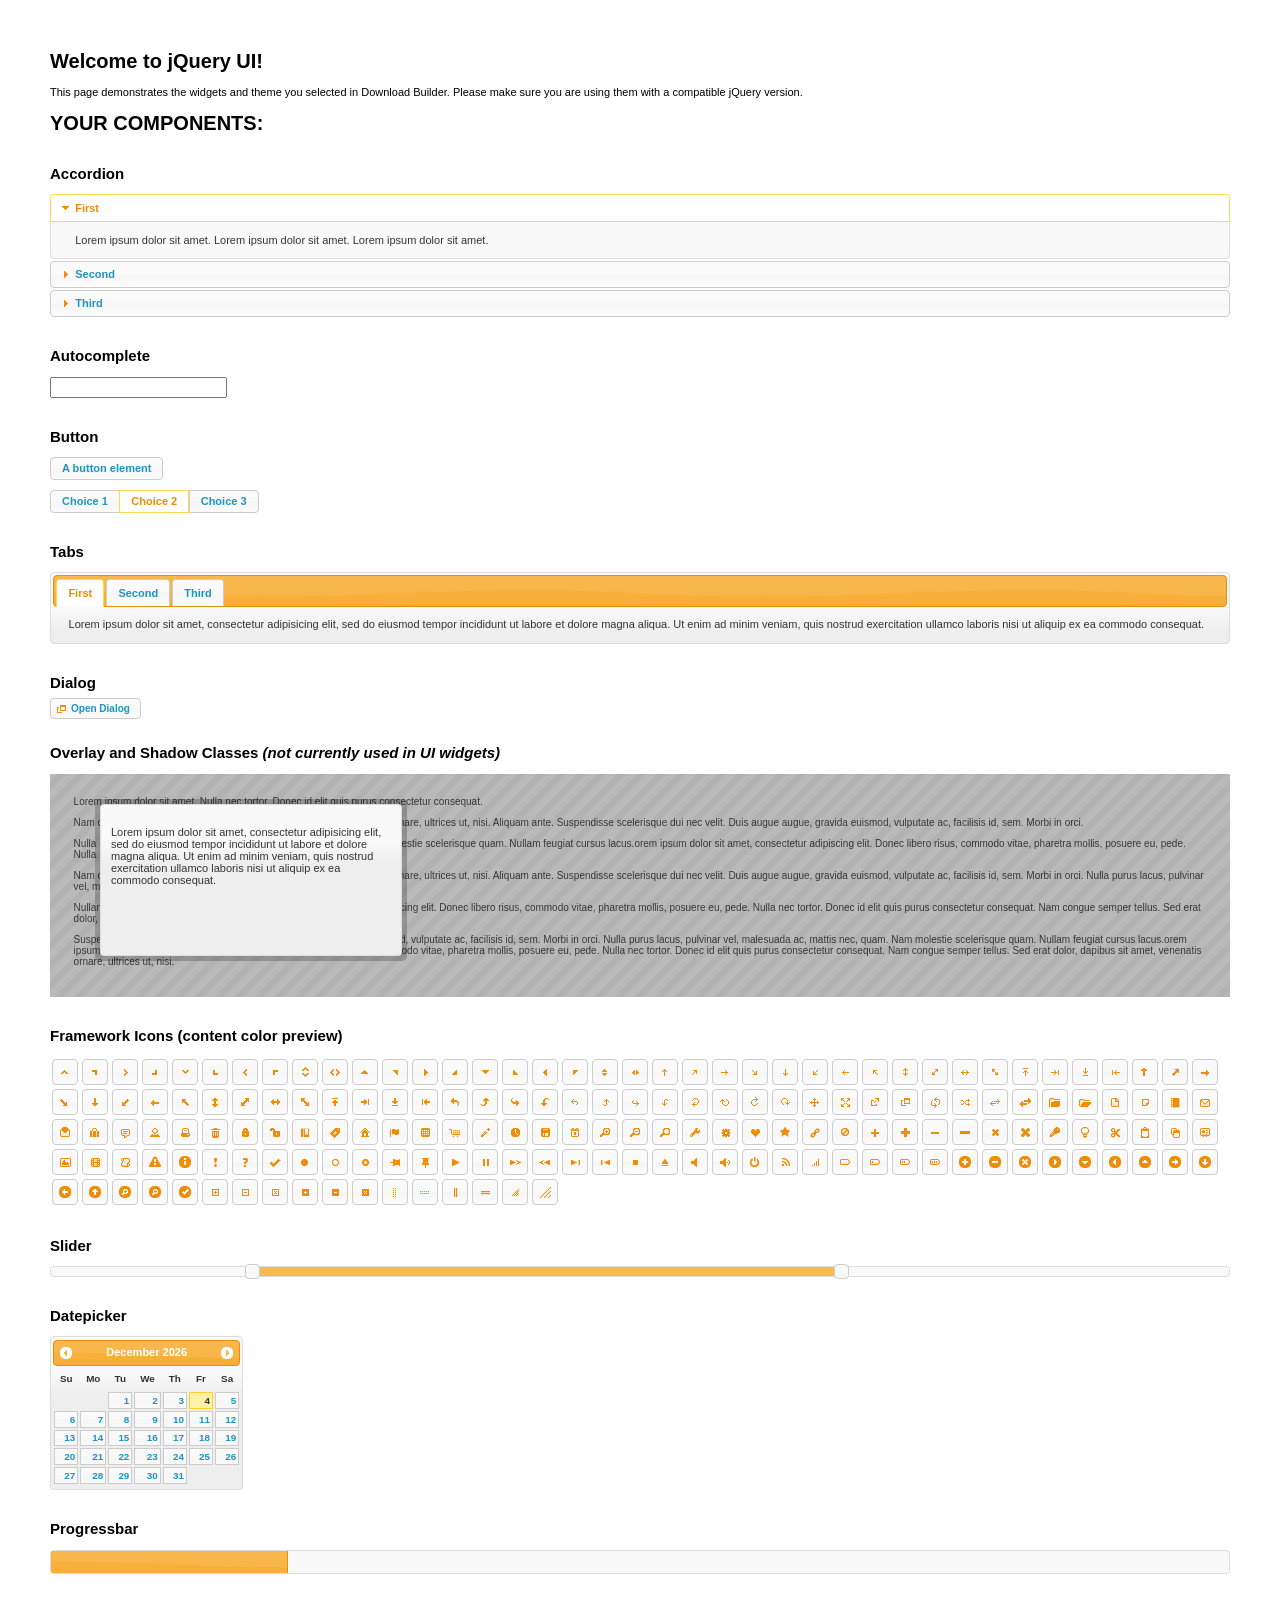
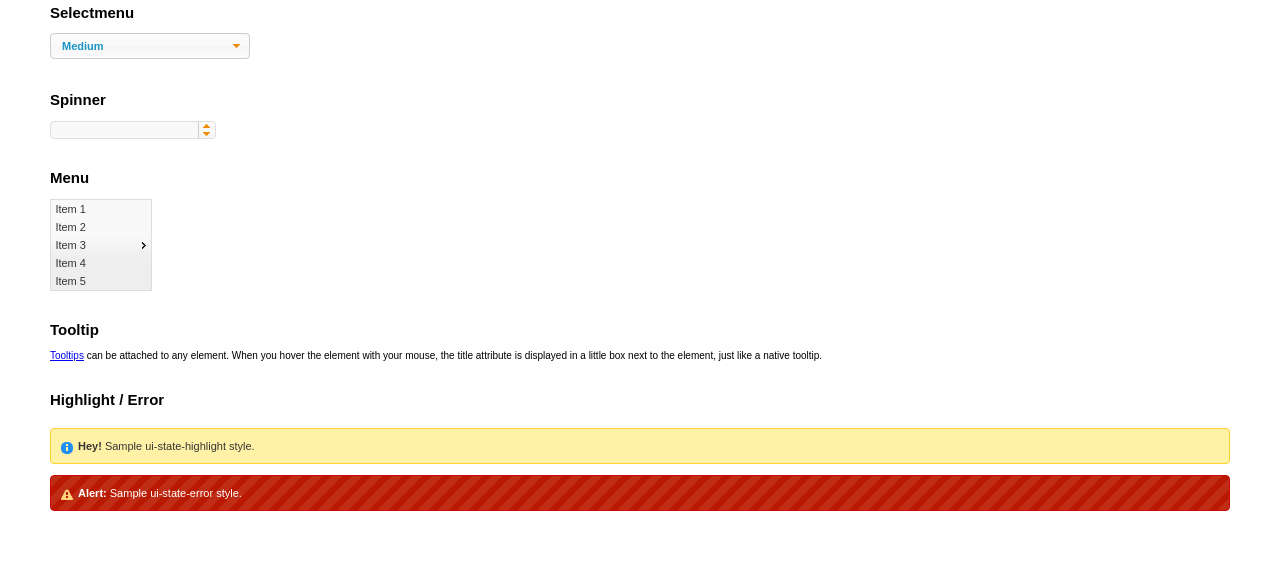
<file: Public.UserManage.Web/Content/jquery-ui/index.html>
<!doctype html>
<html lang="us">
<head>
	<meta charset="utf-8">
	<title>jQuery UI Example Page</title>
	<link href="jquery-ui.css" rel="stylesheet">
	<style>
	body{
		font: 62.5% "Trebuchet MS", sans-serif;
		margin: 50px;
	}
	.demoHeaders {
		margin-top: 2em;
	}
	#dialog-link {
		padding: .4em 1em .4em 20px;
		text-decoration: none;
		position: relative;
	}
	#dialog-link span.ui-icon {
		margin: 0 5px 0 0;
		position: absolute;
		left: .2em;
		top: 50%;
		margin-top: -8px;
	}
	#icons {
		margin: 0;
		padding: 0;
	}
	#icons li {
		margin: 2px;
		position: relative;
		padding: 4px 0;
		cursor: pointer;
		float: left;
		list-style: none;
	}
	#icons span.ui-icon {
		float: left;
		margin: 0 4px;
	}
	.fakewindowcontain .ui-widget-overlay {
		position: absolute;
	}
	select {
		width: 200px;
	}
	</style>
</head>
<body>

<h1>Welcome to jQuery UI!</h1>

<div class="ui-widget">
	<p>This page demonstrates the widgets and theme you selected in Download Builder. Please make sure you are using them with a compatible jQuery version.</p>
</div>

<h1>YOUR COMPONENTS:</h1>


<!-- Accordion -->
<h2 class="demoHeaders">Accordion</h2>
<div id="accordion">
	<h3>First</h3>
	<div>Lorem ipsum dolor sit amet. Lorem ipsum dolor sit amet. Lorem ipsum dolor sit amet.</div>
	<h3>Second</h3>
	<div>Phasellus mattis tincidunt nibh.</div>
	<h3>Third</h3>
	<div>Nam dui erat, auctor a, dignissim quis.</div>
</div>



<!-- Autocomplete -->
<h2 class="demoHeaders">Autocomplete</h2>
<div>
	<input id="autocomplete" title="type &quot;a&quot;">
</div>



<!-- Button -->
<h2 class="demoHeaders">Button</h2>
<button id="button">A button element</button>
<form style="margin-top: 1em;">
	<div id="radioset">
		<input type="radio" id="radio1" name="radio"><label for="radio1">Choice 1</label>
		<input type="radio" id="radio2" name="radio" checked="checked"><label for="radio2">Choice 2</label>
		<input type="radio" id="radio3" name="radio"><label for="radio3">Choice 3</label>
	</div>
</form>



<!-- Tabs -->
<h2 class="demoHeaders">Tabs</h2>
<div id="tabs">
	<ul>
		<li><a href="#tabs-1">First</a></li>
		<li><a href="#tabs-2">Second</a></li>
		<li><a href="#tabs-3">Third</a></li>
	</ul>
	<div id="tabs-1">Lorem ipsum dolor sit amet, consectetur adipisicing elit, sed do eiusmod tempor incididunt ut labore et dolore magna aliqua. Ut enim ad minim veniam, quis nostrud exercitation ullamco laboris nisi ut aliquip ex ea commodo consequat.</div>
	<div id="tabs-2">Phasellus mattis tincidunt nibh. Cras orci urna, blandit id, pretium vel, aliquet ornare, felis. Maecenas scelerisque sem non nisl. Fusce sed lorem in enim dictum bibendum.</div>
	<div id="tabs-3">Nam dui erat, auctor a, dignissim quis, sollicitudin eu, felis. Pellentesque nisi urna, interdum eget, sagittis et, consequat vestibulum, lacus. Mauris porttitor ullamcorper augue.</div>
</div>



<!-- Dialog NOTE: Dialog is not generated by UI in this demo so it can be visually styled in themeroller-->
<h2 class="demoHeaders">Dialog</h2>
<p><a href="#" id="dialog-link" class="ui-state-default ui-corner-all"><span class="ui-icon ui-icon-newwin"></span>Open Dialog</a></p>

<h2 class="demoHeaders">Overlay and Shadow Classes <em>(not currently used in UI widgets)</em></h2>
<div style="position: relative; width: 96%; height: 200px; padding:1% 2%; overflow:hidden;" class="fakewindowcontain">
	<p>Lorem ipsum dolor sit amet,  Nulla nec tortor. Donec id elit quis purus consectetur consequat. </p><p>Nam congue semper tellus. Sed erat dolor, dapibus sit amet, venenatis ornare, ultrices ut, nisi. Aliquam ante. Suspendisse scelerisque dui nec velit. Duis augue augue, gravida euismod, vulputate ac, facilisis id, sem. Morbi in orci. </p><p>Nulla purus lacus, pulvinar vel, malesuada ac, mattis nec, quam. Nam molestie scelerisque quam. Nullam feugiat cursus lacus.orem ipsum dolor sit amet, consectetur adipiscing elit. Donec libero risus, commodo vitae, pharetra mollis, posuere eu, pede. Nulla nec tortor. Donec id elit quis purus consectetur consequat. </p><p>Nam congue semper tellus. Sed erat dolor, dapibus sit amet, venenatis ornare, ultrices ut, nisi. Aliquam ante. Suspendisse scelerisque dui nec velit. Duis augue augue, gravida euismod, vulputate ac, facilisis id, sem. Morbi in orci. Nulla purus lacus, pulvinar vel, malesuada ac, mattis nec, quam. Nam molestie scelerisque quam. </p><p>Nullam feugiat cursus lacus.orem ipsum dolor sit amet, consectetur adipiscing elit. Donec libero risus, commodo vitae, pharetra mollis, posuere eu, pede. Nulla nec tortor. Donec id elit quis purus consectetur consequat. Nam congue semper tellus. Sed erat dolor, dapibus sit amet, venenatis ornare, ultrices ut, nisi. Aliquam ante. </p><p>Suspendisse scelerisque dui nec velit. Duis augue augue, gravida euismod, vulputate ac, facilisis id, sem. Morbi in orci. Nulla purus lacus, pulvinar vel, malesuada ac, mattis nec, quam. Nam molestie scelerisque quam. Nullam feugiat cursus lacus.orem ipsum dolor sit amet, consectetur adipiscing elit. Donec libero risus, commodo vitae, pharetra mollis, posuere eu, pede. Nulla nec tortor. Donec id elit quis purus consectetur consequat. Nam congue semper tellus. Sed erat dolor, dapibus sit amet, venenatis ornare, ultrices ut, nisi. </p>

	<!-- ui-dialog -->
	<div class="ui-overlay"><div class="ui-widget-overlay"></div><div class="ui-widget-shadow ui-corner-all" style="width: 302px; height: 152px; position: absolute; left: 50px; top: 30px;"></div></div>
	<div style="position: absolute; width: 280px; height: 130px;left: 50px; top: 30px; padding: 10px;" class="ui-widget ui-widget-content ui-corner-all">
		<div class="ui-dialog-content ui-widget-content" style="background: none; border: 0;">
			<p>Lorem ipsum dolor sit amet, consectetur adipisicing elit, sed do eiusmod tempor incididunt ut labore et dolore magna aliqua. Ut enim ad minim veniam, quis nostrud exercitation ullamco laboris nisi ut aliquip ex ea commodo consequat.</p>
		</div>
	</div>

</div>

<!-- ui-dialog -->
<div id="dialog" title="Dialog Title">
	<p>Lorem ipsum dolor sit amet, consectetur adipisicing elit, sed do eiusmod tempor incididunt ut labore et dolore magna aliqua. Ut enim ad minim veniam, quis nostrud exercitation ullamco laboris nisi ut aliquip ex ea commodo consequat.</p>
</div>



<h2 class="demoHeaders">Framework Icons (content color preview)</h2>
<ul id="icons" class="ui-widget ui-helper-clearfix">
	<li class="ui-state-default ui-corner-all" title=".ui-icon-carat-1-n"><span class="ui-icon ui-icon-carat-1-n"></span></li>
	<li class="ui-state-default ui-corner-all" title=".ui-icon-carat-1-ne"><span class="ui-icon ui-icon-carat-1-ne"></span></li>
	<li class="ui-state-default ui-corner-all" title=".ui-icon-carat-1-e"><span class="ui-icon ui-icon-carat-1-e"></span></li>
	<li class="ui-state-default ui-corner-all" title=".ui-icon-carat-1-se"><span class="ui-icon ui-icon-carat-1-se"></span></li>
	<li class="ui-state-default ui-corner-all" title=".ui-icon-carat-1-s"><span class="ui-icon ui-icon-carat-1-s"></span></li>
	<li class="ui-state-default ui-corner-all" title=".ui-icon-carat-1-sw"><span class="ui-icon ui-icon-carat-1-sw"></span></li>
	<li class="ui-state-default ui-corner-all" title=".ui-icon-carat-1-w"><span class="ui-icon ui-icon-carat-1-w"></span></li>
	<li class="ui-state-default ui-corner-all" title=".ui-icon-carat-1-nw"><span class="ui-icon ui-icon-carat-1-nw"></span></li>
	<li class="ui-state-default ui-corner-all" title=".ui-icon-carat-2-n-s"><span class="ui-icon ui-icon-carat-2-n-s"></span></li>
	<li class="ui-state-default ui-corner-all" title=".ui-icon-carat-2-e-w"><span class="ui-icon ui-icon-carat-2-e-w"></span></li>
	<li class="ui-state-default ui-corner-all" title=".ui-icon-triangle-1-n"><span class="ui-icon ui-icon-triangle-1-n"></span></li>
	<li class="ui-state-default ui-corner-all" title=".ui-icon-triangle-1-ne"><span class="ui-icon ui-icon-triangle-1-ne"></span></li>
	<li class="ui-state-default ui-corner-all" title=".ui-icon-triangle-1-e"><span class="ui-icon ui-icon-triangle-1-e"></span></li>
	<li class="ui-state-default ui-corner-all" title=".ui-icon-triangle-1-se"><span class="ui-icon ui-icon-triangle-1-se"></span></li>
	<li class="ui-state-default ui-corner-all" title=".ui-icon-triangle-1-s"><span class="ui-icon ui-icon-triangle-1-s"></span></li>
	<li class="ui-state-default ui-corner-all" title=".ui-icon-triangle-1-sw"><span class="ui-icon ui-icon-triangle-1-sw"></span></li>
	<li class="ui-state-default ui-corner-all" title=".ui-icon-triangle-1-w"><span class="ui-icon ui-icon-triangle-1-w"></span></li>
	<li class="ui-state-default ui-corner-all" title=".ui-icon-triangle-1-nw"><span class="ui-icon ui-icon-triangle-1-nw"></span></li>
	<li class="ui-state-default ui-corner-all" title=".ui-icon-triangle-2-n-s"><span class="ui-icon ui-icon-triangle-2-n-s"></span></li>
	<li class="ui-state-default ui-corner-all" title=".ui-icon-triangle-2-e-w"><span class="ui-icon ui-icon-triangle-2-e-w"></span></li>
	<li class="ui-state-default ui-corner-all" title=".ui-icon-arrow-1-n"><span class="ui-icon ui-icon-arrow-1-n"></span></li>
	<li class="ui-state-default ui-corner-all" title=".ui-icon-arrow-1-ne"><span class="ui-icon ui-icon-arrow-1-ne"></span></li>
	<li class="ui-state-default ui-corner-all" title=".ui-icon-arrow-1-e"><span class="ui-icon ui-icon-arrow-1-e"></span></li>
	<li class="ui-state-default ui-corner-all" title=".ui-icon-arrow-1-se"><span class="ui-icon ui-icon-arrow-1-se"></span></li>
	<li class="ui-state-default ui-corner-all" title=".ui-icon-arrow-1-s"><span class="ui-icon ui-icon-arrow-1-s"></span></li>
	<li class="ui-state-default ui-corner-all" title=".ui-icon-arrow-1-sw"><span class="ui-icon ui-icon-arrow-1-sw"></span></li>
	<li class="ui-state-default ui-corner-all" title=".ui-icon-arrow-1-w"><span class="ui-icon ui-icon-arrow-1-w"></span></li>
	<li class="ui-state-default ui-corner-all" title=".ui-icon-arrow-1-nw"><span class="ui-icon ui-icon-arrow-1-nw"></span></li>
	<li class="ui-state-default ui-corner-all" title=".ui-icon-arrow-2-n-s"><span class="ui-icon ui-icon-arrow-2-n-s"></span></li>
	<li class="ui-state-default ui-corner-all" title=".ui-icon-arrow-2-ne-sw"><span class="ui-icon ui-icon-arrow-2-ne-sw"></span></li>
	<li class="ui-state-default ui-corner-all" title=".ui-icon-arrow-2-e-w"><span class="ui-icon ui-icon-arrow-2-e-w"></span></li>
	<li class="ui-state-default ui-corner-all" title=".ui-icon-arrow-2-se-nw"><span class="ui-icon ui-icon-arrow-2-se-nw"></span></li>
	<li class="ui-state-default ui-corner-all" title=".ui-icon-arrowstop-1-n"><span class="ui-icon ui-icon-arrowstop-1-n"></span></li>
	<li class="ui-state-default ui-corner-all" title=".ui-icon-arrowstop-1-e"><span class="ui-icon ui-icon-arrowstop-1-e"></span></li>
	<li class="ui-state-default ui-corner-all" title=".ui-icon-arrowstop-1-s"><span class="ui-icon ui-icon-arrowstop-1-s"></span></li>
	<li class="ui-state-default ui-corner-all" title=".ui-icon-arrowstop-1-w"><span class="ui-icon ui-icon-arrowstop-1-w"></span></li>
	<li class="ui-state-default ui-corner-all" title=".ui-icon-arrowthick-1-n"><span class="ui-icon ui-icon-arrowthick-1-n"></span></li>
	<li class="ui-state-default ui-corner-all" title=".ui-icon-arrowthick-1-ne"><span class="ui-icon ui-icon-arrowthick-1-ne"></span></li>
	<li class="ui-state-default ui-corner-all" title=".ui-icon-arrowthick-1-e"><span class="ui-icon ui-icon-arrowthick-1-e"></span></li>
	<li class="ui-state-default ui-corner-all" title=".ui-icon-arrowthick-1-se"><span class="ui-icon ui-icon-arrowthick-1-se"></span></li>
	<li class="ui-state-default ui-corner-all" title=".ui-icon-arrowthick-1-s"><span class="ui-icon ui-icon-arrowthick-1-s"></span></li>
	<li class="ui-state-default ui-corner-all" title=".ui-icon-arrowthick-1-sw"><span class="ui-icon ui-icon-arrowthick-1-sw"></span></li>
	<li class="ui-state-default ui-corner-all" title=".ui-icon-arrowthick-1-w"><span class="ui-icon ui-icon-arrowthick-1-w"></span></li>
	<li class="ui-state-default ui-corner-all" title=".ui-icon-arrowthick-1-nw"><span class="ui-icon ui-icon-arrowthick-1-nw"></span></li>
	<li class="ui-state-default ui-corner-all" title=".ui-icon-arrowthick-2-n-s"><span class="ui-icon ui-icon-arrowthick-2-n-s"></span></li>
	<li class="ui-state-default ui-corner-all" title=".ui-icon-arrowthick-2-ne-sw"><span class="ui-icon ui-icon-arrowthick-2-ne-sw"></span></li>
	<li class="ui-state-default ui-corner-all" title=".ui-icon-arrowthick-2-e-w"><span class="ui-icon ui-icon-arrowthick-2-e-w"></span></li>
	<li class="ui-state-default ui-corner-all" title=".ui-icon-arrowthick-2-se-nw"><span class="ui-icon ui-icon-arrowthick-2-se-nw"></span></li>
	<li class="ui-state-default ui-corner-all" title=".ui-icon-arrowthickstop-1-n"><span class="ui-icon ui-icon-arrowthickstop-1-n"></span></li>
	<li class="ui-state-default ui-corner-all" title=".ui-icon-arrowthickstop-1-e"><span class="ui-icon ui-icon-arrowthickstop-1-e"></span></li>
	<li class="ui-state-default ui-corner-all" title=".ui-icon-arrowthickstop-1-s"><span class="ui-icon ui-icon-arrowthickstop-1-s"></span></li>
	<li class="ui-state-default ui-corner-all" title=".ui-icon-arrowthickstop-1-w"><span class="ui-icon ui-icon-arrowthickstop-1-w"></span></li>
	<li class="ui-state-default ui-corner-all" title=".ui-icon-arrowreturnthick-1-w"><span class="ui-icon ui-icon-arrowreturnthick-1-w"></span></li>
	<li class="ui-state-default ui-corner-all" title=".ui-icon-arrowreturnthick-1-n"><span class="ui-icon ui-icon-arrowreturnthick-1-n"></span></li>
	<li class="ui-state-default ui-corner-all" title=".ui-icon-arrowreturnthick-1-e"><span class="ui-icon ui-icon-arrowreturnthick-1-e"></span></li>
	<li class="ui-state-default ui-corner-all" title=".ui-icon-arrowreturnthick-1-s"><span class="ui-icon ui-icon-arrowreturnthick-1-s"></span></li>
	<li class="ui-state-default ui-corner-all" title=".ui-icon-arrowreturn-1-w"><span class="ui-icon ui-icon-arrowreturn-1-w"></span></li>
	<li class="ui-state-default ui-corner-all" title=".ui-icon-arrowreturn-1-n"><span class="ui-icon ui-icon-arrowreturn-1-n"></span></li>
	<li class="ui-state-default ui-corner-all" title=".ui-icon-arrowreturn-1-e"><span class="ui-icon ui-icon-arrowreturn-1-e"></span></li>
	<li class="ui-state-default ui-corner-all" title=".ui-icon-arrowreturn-1-s"><span class="ui-icon ui-icon-arrowreturn-1-s"></span></li>
	<li class="ui-state-default ui-corner-all" title=".ui-icon-arrowrefresh-1-w"><span class="ui-icon ui-icon-arrowrefresh-1-w"></span></li>
	<li class="ui-state-default ui-corner-all" title=".ui-icon-arrowrefresh-1-n"><span class="ui-icon ui-icon-arrowrefresh-1-n"></span></li>
	<li class="ui-state-default ui-corner-all" title=".ui-icon-arrowrefresh-1-e"><span class="ui-icon ui-icon-arrowrefresh-1-e"></span></li>
	<li class="ui-state-default ui-corner-all" title=".ui-icon-arrowrefresh-1-s"><span class="ui-icon ui-icon-arrowrefresh-1-s"></span></li>
	<li class="ui-state-default ui-corner-all" title=".ui-icon-arrow-4"><span class="ui-icon ui-icon-arrow-4"></span></li>
	<li class="ui-state-default ui-corner-all" title=".ui-icon-arrow-4-diag"><span class="ui-icon ui-icon-arrow-4-diag"></span></li>
	<li class="ui-state-default ui-corner-all" title=".ui-icon-extlink"><span class="ui-icon ui-icon-extlink"></span></li>
	<li class="ui-state-default ui-corner-all" title=".ui-icon-newwin"><span class="ui-icon ui-icon-newwin"></span></li>
	<li class="ui-state-default ui-corner-all" title=".ui-icon-refresh"><span class="ui-icon ui-icon-refresh"></span></li>
	<li class="ui-state-default ui-corner-all" title=".ui-icon-shuffle"><span class="ui-icon ui-icon-shuffle"></span></li>
	<li class="ui-state-default ui-corner-all" title=".ui-icon-transfer-e-w"><span class="ui-icon ui-icon-transfer-e-w"></span></li>
	<li class="ui-state-default ui-corner-all" title=".ui-icon-transferthick-e-w"><span class="ui-icon ui-icon-transferthick-e-w"></span></li>
	<li class="ui-state-default ui-corner-all" title=".ui-icon-folder-collapsed"><span class="ui-icon ui-icon-folder-collapsed"></span></li>
	<li class="ui-state-default ui-corner-all" title=".ui-icon-folder-open"><span class="ui-icon ui-icon-folder-open"></span></li>
	<li class="ui-state-default ui-corner-all" title=".ui-icon-document"><span class="ui-icon ui-icon-document"></span></li>
	<li class="ui-state-default ui-corner-all" title=".ui-icon-document-b"><span class="ui-icon ui-icon-document-b"></span></li>
	<li class="ui-state-default ui-corner-all" title=".ui-icon-note"><span class="ui-icon ui-icon-note"></span></li>
	<li class="ui-state-default ui-corner-all" title=".ui-icon-mail-closed"><span class="ui-icon ui-icon-mail-closed"></span></li>
	<li class="ui-state-default ui-corner-all" title=".ui-icon-mail-open"><span class="ui-icon ui-icon-mail-open"></span></li>
	<li class="ui-state-default ui-corner-all" title=".ui-icon-suitcase"><span class="ui-icon ui-icon-suitcase"></span></li>
	<li class="ui-state-default ui-corner-all" title=".ui-icon-comment"><span class="ui-icon ui-icon-comment"></span></li>
	<li class="ui-state-default ui-corner-all" title=".ui-icon-person"><span class="ui-icon ui-icon-person"></span></li>
	<li class="ui-state-default ui-corner-all" title=".ui-icon-print"><span class="ui-icon ui-icon-print"></span></li>
	<li class="ui-state-default ui-corner-all" title=".ui-icon-trash"><span class="ui-icon ui-icon-trash"></span></li>
	<li class="ui-state-default ui-corner-all" title=".ui-icon-locked"><span class="ui-icon ui-icon-locked"></span></li>
	<li class="ui-state-default ui-corner-all" title=".ui-icon-unlocked"><span class="ui-icon ui-icon-unlocked"></span></li>
	<li class="ui-state-default ui-corner-all" title=".ui-icon-bookmark"><span class="ui-icon ui-icon-bookmark"></span></li>
	<li class="ui-state-default ui-corner-all" title=".ui-icon-tag"><span class="ui-icon ui-icon-tag"></span></li>
	<li class="ui-state-default ui-corner-all" title=".ui-icon-home"><span class="ui-icon ui-icon-home"></span></li>
	<li class="ui-state-default ui-corner-all" title=".ui-icon-flag"><span class="ui-icon ui-icon-flag"></span></li>
	<li class="ui-state-default ui-corner-all" title=".ui-icon-calculator"><span class="ui-icon ui-icon-calculator"></span></li>
	<li class="ui-state-default ui-corner-all" title=".ui-icon-cart"><span class="ui-icon ui-icon-cart"></span></li>
	<li class="ui-state-default ui-corner-all" title=".ui-icon-pencil"><span class="ui-icon ui-icon-pencil"></span></li>
	<li class="ui-state-default ui-corner-all" title=".ui-icon-clock"><span class="ui-icon ui-icon-clock"></span></li>
	<li class="ui-state-default ui-corner-all" title=".ui-icon-disk"><span class="ui-icon ui-icon-disk"></span></li>
	<li class="ui-state-default ui-corner-all" title=".ui-icon-calendar"><span class="ui-icon ui-icon-calendar"></span></li>
	<li class="ui-state-default ui-corner-all" title=".ui-icon-zoomin"><span class="ui-icon ui-icon-zoomin"></span></li>
	<li class="ui-state-default ui-corner-all" title=".ui-icon-zoomout"><span class="ui-icon ui-icon-zoomout"></span></li>
	<li class="ui-state-default ui-corner-all" title=".ui-icon-search"><span class="ui-icon ui-icon-search"></span></li>
	<li class="ui-state-default ui-corner-all" title=".ui-icon-wrench"><span class="ui-icon ui-icon-wrench"></span></li>
	<li class="ui-state-default ui-corner-all" title=".ui-icon-gear"><span class="ui-icon ui-icon-gear"></span></li>
	<li class="ui-state-default ui-corner-all" title=".ui-icon-heart"><span class="ui-icon ui-icon-heart"></span></li>
	<li class="ui-state-default ui-corner-all" title=".ui-icon-star"><span class="ui-icon ui-icon-star"></span></li>
	<li class="ui-state-default ui-corner-all" title=".ui-icon-link"><span class="ui-icon ui-icon-link"></span></li>
	<li class="ui-state-default ui-corner-all" title=".ui-icon-cancel"><span class="ui-icon ui-icon-cancel"></span></li>
	<li class="ui-state-default ui-corner-all" title=".ui-icon-plus"><span class="ui-icon ui-icon-plus"></span></li>
	<li class="ui-state-default ui-corner-all" title=".ui-icon-plusthick"><span class="ui-icon ui-icon-plusthick"></span></li>
	<li class="ui-state-default ui-corner-all" title=".ui-icon-minus"><span class="ui-icon ui-icon-minus"></span></li>
	<li class="ui-state-default ui-corner-all" title=".ui-icon-minusthick"><span class="ui-icon ui-icon-minusthick"></span></li>
	<li class="ui-state-default ui-corner-all" title=".ui-icon-close"><span class="ui-icon ui-icon-close"></span></li>
	<li class="ui-state-default ui-corner-all" title=".ui-icon-closethick"><span class="ui-icon ui-icon-closethick"></span></li>
	<li class="ui-state-default ui-corner-all" title=".ui-icon-key"><span class="ui-icon ui-icon-key"></span></li>
	<li class="ui-state-default ui-corner-all" title=".ui-icon-lightbulb"><span class="ui-icon ui-icon-lightbulb"></span></li>
	<li class="ui-state-default ui-corner-all" title=".ui-icon-scissors"><span class="ui-icon ui-icon-scissors"></span></li>
	<li class="ui-state-default ui-corner-all" title=".ui-icon-clipboard"><span class="ui-icon ui-icon-clipboard"></span></li>
	<li class="ui-state-default ui-corner-all" title=".ui-icon-copy"><span class="ui-icon ui-icon-copy"></span></li>
	<li class="ui-state-default ui-corner-all" title=".ui-icon-contact"><span class="ui-icon ui-icon-contact"></span></li>
	<li class="ui-state-default ui-corner-all" title=".ui-icon-image"><span class="ui-icon ui-icon-image"></span></li>
	<li class="ui-state-default ui-corner-all" title=".ui-icon-video"><span class="ui-icon ui-icon-video"></span></li>
	<li class="ui-state-default ui-corner-all" title=".ui-icon-script"><span class="ui-icon ui-icon-script"></span></li>
	<li class="ui-state-default ui-corner-all" title=".ui-icon-alert"><span class="ui-icon ui-icon-alert"></span></li>
	<li class="ui-state-default ui-corner-all" title=".ui-icon-info"><span class="ui-icon ui-icon-info"></span></li>
	<li class="ui-state-default ui-corner-all" title=".ui-icon-notice"><span class="ui-icon ui-icon-notice"></span></li>
	<li class="ui-state-default ui-corner-all" title=".ui-icon-help"><span class="ui-icon ui-icon-help"></span></li>
	<li class="ui-state-default ui-corner-all" title=".ui-icon-check"><span class="ui-icon ui-icon-check"></span></li>
	<li class="ui-state-default ui-corner-all" title=".ui-icon-bullet"><span class="ui-icon ui-icon-bullet"></span></li>
	<li class="ui-state-default ui-corner-all" title=".ui-icon-radio-off"><span class="ui-icon ui-icon-radio-off"></span></li>
	<li class="ui-state-default ui-corner-all" title=".ui-icon-radio-on"><span class="ui-icon ui-icon-radio-on"></span></li>
	<li class="ui-state-default ui-corner-all" title=".ui-icon-pin-w"><span class="ui-icon ui-icon-pin-w"></span></li>
	<li class="ui-state-default ui-corner-all" title=".ui-icon-pin-s"><span class="ui-icon ui-icon-pin-s"></span></li>
	<li class="ui-state-default ui-corner-all" title=".ui-icon-play"><span class="ui-icon ui-icon-play"></span></li>
	<li class="ui-state-default ui-corner-all" title=".ui-icon-pause"><span class="ui-icon ui-icon-pause"></span></li>
	<li class="ui-state-default ui-corner-all" title=".ui-icon-seek-next"><span class="ui-icon ui-icon-seek-next"></span></li>
	<li class="ui-state-default ui-corner-all" title=".ui-icon-seek-prev"><span class="ui-icon ui-icon-seek-prev"></span></li>
	<li class="ui-state-default ui-corner-all" title=".ui-icon-seek-end"><span class="ui-icon ui-icon-seek-end"></span></li>
	<li class="ui-state-default ui-corner-all" title=".ui-icon-seek-first"><span class="ui-icon ui-icon-seek-first"></span></li>
	<li class="ui-state-default ui-corner-all" title=".ui-icon-stop"><span class="ui-icon ui-icon-stop"></span></li>
	<li class="ui-state-default ui-corner-all" title=".ui-icon-eject"><span class="ui-icon ui-icon-eject"></span></li>
	<li class="ui-state-default ui-corner-all" title=".ui-icon-volume-off"><span class="ui-icon ui-icon-volume-off"></span></li>
	<li class="ui-state-default ui-corner-all" title=".ui-icon-volume-on"><span class="ui-icon ui-icon-volume-on"></span></li>
	<li class="ui-state-default ui-corner-all" title=".ui-icon-power"><span class="ui-icon ui-icon-power"></span></li>
	<li class="ui-state-default ui-corner-all" title=".ui-icon-signal-diag"><span class="ui-icon ui-icon-signal-diag"></span></li>
	<li class="ui-state-default ui-corner-all" title=".ui-icon-signal"><span class="ui-icon ui-icon-signal"></span></li>
	<li class="ui-state-default ui-corner-all" title=".ui-icon-battery-0"><span class="ui-icon ui-icon-battery-0"></span></li>
	<li class="ui-state-default ui-corner-all" title=".ui-icon-battery-1"><span class="ui-icon ui-icon-battery-1"></span></li>
	<li class="ui-state-default ui-corner-all" title=".ui-icon-battery-2"><span class="ui-icon ui-icon-battery-2"></span></li>
	<li class="ui-state-default ui-corner-all" title=".ui-icon-battery-3"><span class="ui-icon ui-icon-battery-3"></span></li>
	<li class="ui-state-default ui-corner-all" title=".ui-icon-circle-plus"><span class="ui-icon ui-icon-circle-plus"></span></li>
	<li class="ui-state-default ui-corner-all" title=".ui-icon-circle-minus"><span class="ui-icon ui-icon-circle-minus"></span></li>
	<li class="ui-state-default ui-corner-all" title=".ui-icon-circle-close"><span class="ui-icon ui-icon-circle-close"></span></li>
	<li class="ui-state-default ui-corner-all" title=".ui-icon-circle-triangle-e"><span class="ui-icon ui-icon-circle-triangle-e"></span></li>
	<li class="ui-state-default ui-corner-all" title=".ui-icon-circle-triangle-s"><span class="ui-icon ui-icon-circle-triangle-s"></span></li>
	<li class="ui-state-default ui-corner-all" title=".ui-icon-circle-triangle-w"><span class="ui-icon ui-icon-circle-triangle-w"></span></li>
	<li class="ui-state-default ui-corner-all" title=".ui-icon-circle-triangle-n"><span class="ui-icon ui-icon-circle-triangle-n"></span></li>
	<li class="ui-state-default ui-corner-all" title=".ui-icon-circle-arrow-e"><span class="ui-icon ui-icon-circle-arrow-e"></span></li>
	<li class="ui-state-default ui-corner-all" title=".ui-icon-circle-arrow-s"><span class="ui-icon ui-icon-circle-arrow-s"></span></li>
	<li class="ui-state-default ui-corner-all" title=".ui-icon-circle-arrow-w"><span class="ui-icon ui-icon-circle-arrow-w"></span></li>
	<li class="ui-state-default ui-corner-all" title=".ui-icon-circle-arrow-n"><span class="ui-icon ui-icon-circle-arrow-n"></span></li>
	<li class="ui-state-default ui-corner-all" title=".ui-icon-circle-zoomin"><span class="ui-icon ui-icon-circle-zoomin"></span></li>
	<li class="ui-state-default ui-corner-all" title=".ui-icon-circle-zoomout"><span class="ui-icon ui-icon-circle-zoomout"></span></li>
	<li class="ui-state-default ui-corner-all" title=".ui-icon-circle-check"><span class="ui-icon ui-icon-circle-check"></span></li>
	<li class="ui-state-default ui-corner-all" title=".ui-icon-circlesmall-plus"><span class="ui-icon ui-icon-circlesmall-plus"></span></li>
	<li class="ui-state-default ui-corner-all" title=".ui-icon-circlesmall-minus"><span class="ui-icon ui-icon-circlesmall-minus"></span></li>
	<li class="ui-state-default ui-corner-all" title=".ui-icon-circlesmall-close"><span class="ui-icon ui-icon-circlesmall-close"></span></li>
	<li class="ui-state-default ui-corner-all" title=".ui-icon-squaresmall-plus"><span class="ui-icon ui-icon-squaresmall-plus"></span></li>
	<li class="ui-state-default ui-corner-all" title=".ui-icon-squaresmall-minus"><span class="ui-icon ui-icon-squaresmall-minus"></span></li>
	<li class="ui-state-default ui-corner-all" title=".ui-icon-squaresmall-close"><span class="ui-icon ui-icon-squaresmall-close"></span></li>
	<li class="ui-state-default ui-corner-all" title=".ui-icon-grip-dotted-vertical"><span class="ui-icon ui-icon-grip-dotted-vertical"></span></li>
	<li class="ui-state-default ui-corner-all" title=".ui-icon-grip-dotted-horizontal"><span class="ui-icon ui-icon-grip-dotted-horizontal"></span></li>
	<li class="ui-state-default ui-corner-all" title=".ui-icon-grip-solid-vertical"><span class="ui-icon ui-icon-grip-solid-vertical"></span></li>
	<li class="ui-state-default ui-corner-all" title=".ui-icon-grip-solid-horizontal"><span class="ui-icon ui-icon-grip-solid-horizontal"></span></li>
	<li class="ui-state-default ui-corner-all" title=".ui-icon-gripsmall-diagonal-se"><span class="ui-icon ui-icon-gripsmall-diagonal-se"></span></li>
	<li class="ui-state-default ui-corner-all" title=".ui-icon-grip-diagonal-se"><span class="ui-icon ui-icon-grip-diagonal-se"></span></li>
</ul>


<!-- Slider -->
<h2 class="demoHeaders">Slider</h2>
<div id="slider"></div>



<!-- Datepicker -->
<h2 class="demoHeaders">Datepicker</h2>
<div id="datepicker"></div>



<!-- Progressbar -->
<h2 class="demoHeaders">Progressbar</h2>
<div id="progressbar"></div>



<!-- Progressbar -->
<h2 class="demoHeaders">Selectmenu</h2>
<select id="selectmenu">
	<option>Slower</option>
	<option>Slow</option>
	<option selected="selected">Medium</option>
	<option>Fast</option>
	<option>Faster</option>
</select>



<!-- Spinner -->
<h2 class="demoHeaders">Spinner</h2>
<input id="spinner">



<!-- Menu -->
<h2 class="demoHeaders">Menu</h2>
<ul style="width:100px;" id="menu">
	<li>Item 1</li>
	<li>Item 2</li>
	<li>Item 3
		<ul>
			<li>Item 3-1</li>
			<li>Item 3-2</li>
			<li>Item 3-3</li>
			<li>Item 3-4</li>
			<li>Item 3-5</li>
		</ul>
	</li>
	<li>Item 4</li>
	<li>Item 5</li>
</ul>



<!-- Tooltip -->
<h2 class="demoHeaders">Tooltip</h2>
<p id="tooltip">
	<a href="#" title="That&apos;s what this widget is">Tooltips</a> can be attached to any element. When you hover
the element with your mouse, the title attribute is displayed in a little box next to the element, just like a native tooltip.
</p>


<!-- Highlight / Error -->
<h2 class="demoHeaders">Highlight / Error</h2>
<div class="ui-widget">
	<div class="ui-state-highlight ui-corner-all" style="margin-top: 20px; padding: 0 .7em;">
		<p><span class="ui-icon ui-icon-info" style="float: left; margin-right: .3em;"></span>
		<strong>Hey!</strong> Sample ui-state-highlight style.</p>
	</div>
</div>
<br>
<div class="ui-widget">
	<div class="ui-state-error ui-corner-all" style="padding: 0 .7em;">
		<p><span class="ui-icon ui-icon-alert" style="float: left; margin-right: .3em;"></span>
		<strong>Alert:</strong> Sample ui-state-error style.</p>
	</div>
</div>

<script src="jquery.js"></script>
<script src="jquery-ui.js"></script>
<script>

$( "#accordion" ).accordion();



var availableTags = [
	"ActionScript",
	"AppleScript",
	"Asp",
	"BASIC",
	"C",
	"C++",
	"Clojure",
	"COBOL",
	"ColdFusion",
	"Erlang",
	"Fortran",
	"Groovy",
	"Haskell",
	"Java",
	"JavaScript",
	"Lisp",
	"Perl",
	"PHP",
	"Python",
	"Ruby",
	"Scala",
	"Scheme"
];
$( "#autocomplete" ).autocomplete({
	source: availableTags
});



$( "#button" ).button();
$( "#radioset" ).buttonset();



$( "#tabs" ).tabs();



$( "#dialog" ).dialog({
	autoOpen: false,
	width: 400,
	buttons: [
		{
			text: "Ok",
			click: function() {
				$( this ).dialog( "close" );
			}
		},
		{
			text: "Cancel",
			click: function() {
				$( this ).dialog( "close" );
			}
		}
	]
});

// Link to open the dialog
$( "#dialog-link" ).click(function( event ) {
	$( "#dialog" ).dialog( "open" );
	event.preventDefault();
});



$( "#datepicker" ).datepicker({
	inline: true
});



$( "#slider" ).slider({
	range: true,
	values: [ 17, 67 ]
});



$( "#progressbar" ).progressbar({
	value: 20
});



$( "#spinner" ).spinner();



$( "#menu" ).menu();



$( "#tooltip" ).tooltip();



$( "#selectmenu" ).selectmenu();


// Hover states on the static widgets
$( "#dialog-link, #icons li" ).hover(
	function() {
		$( this ).addClass( "ui-state-hover" );
	},
	function() {
		$( this ).removeClass( "ui-state-hover" );
	}
);
</script>
</body>
</html>
</file>
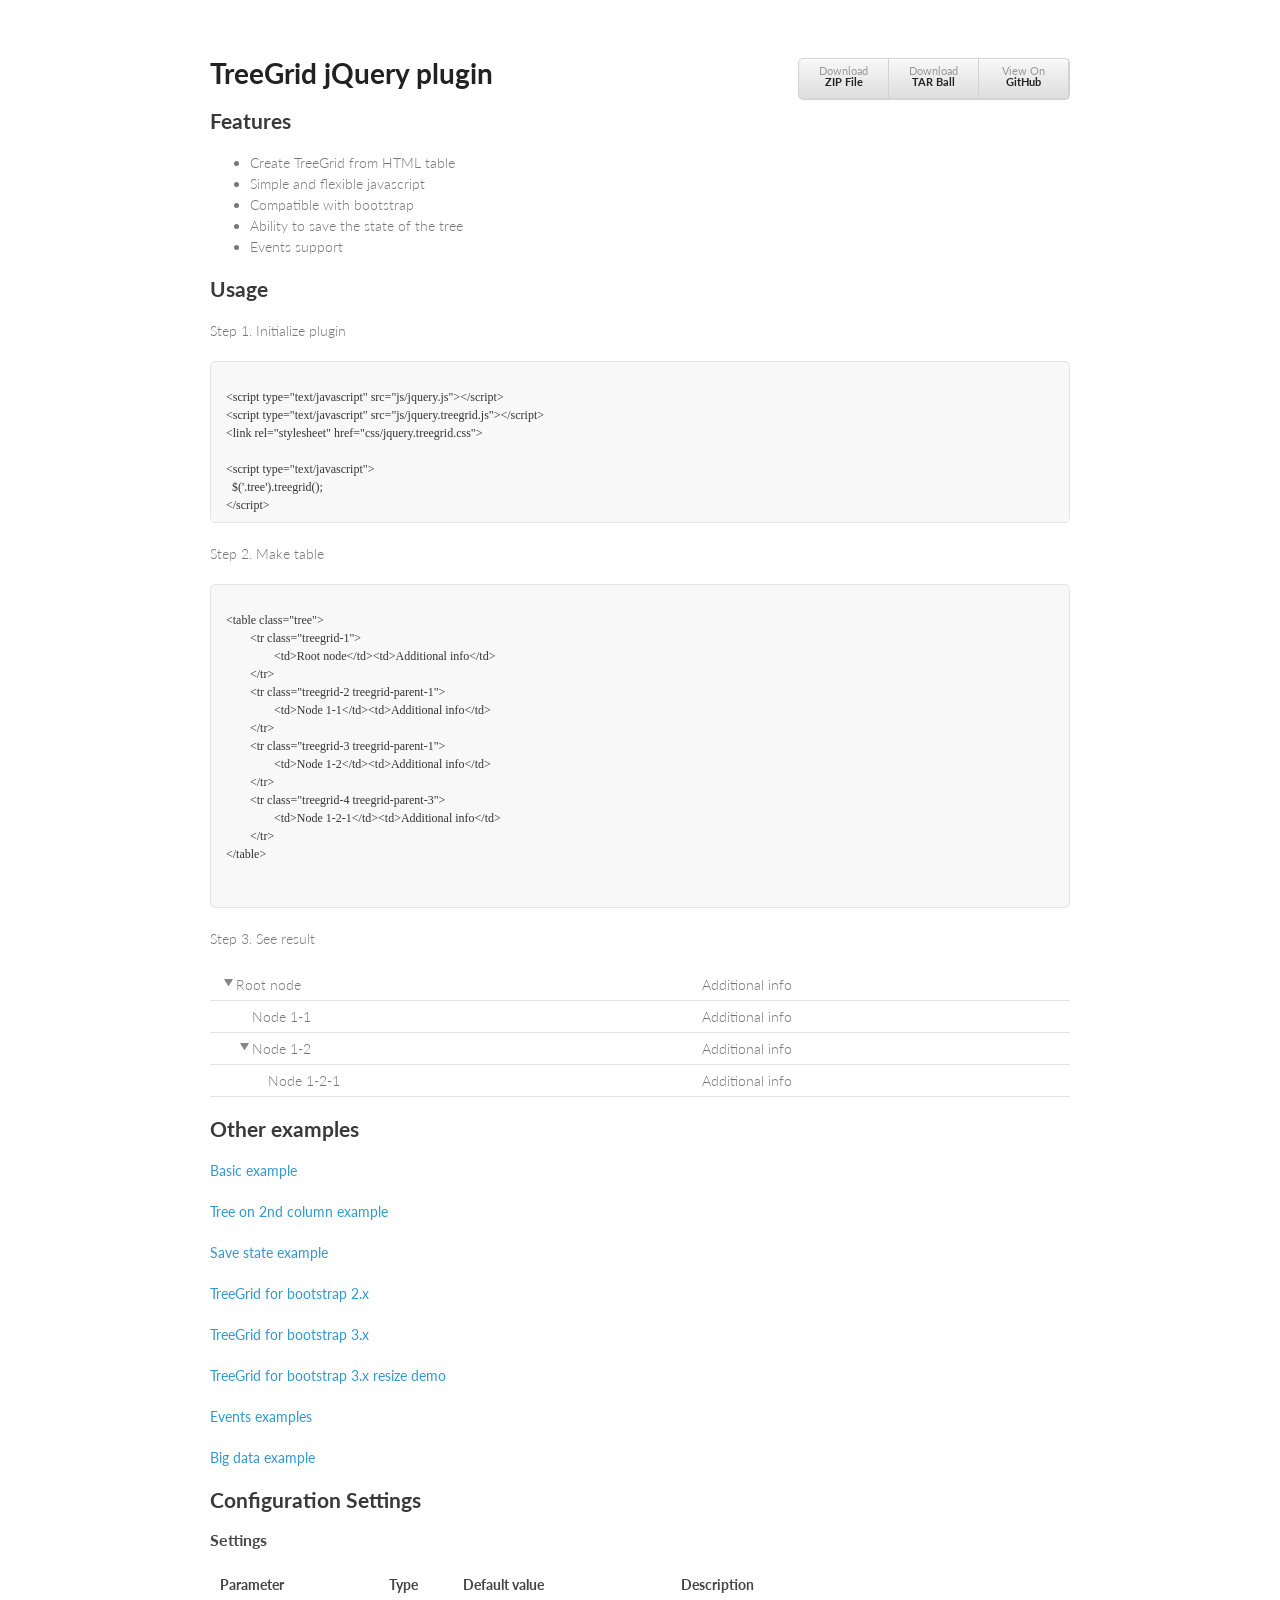
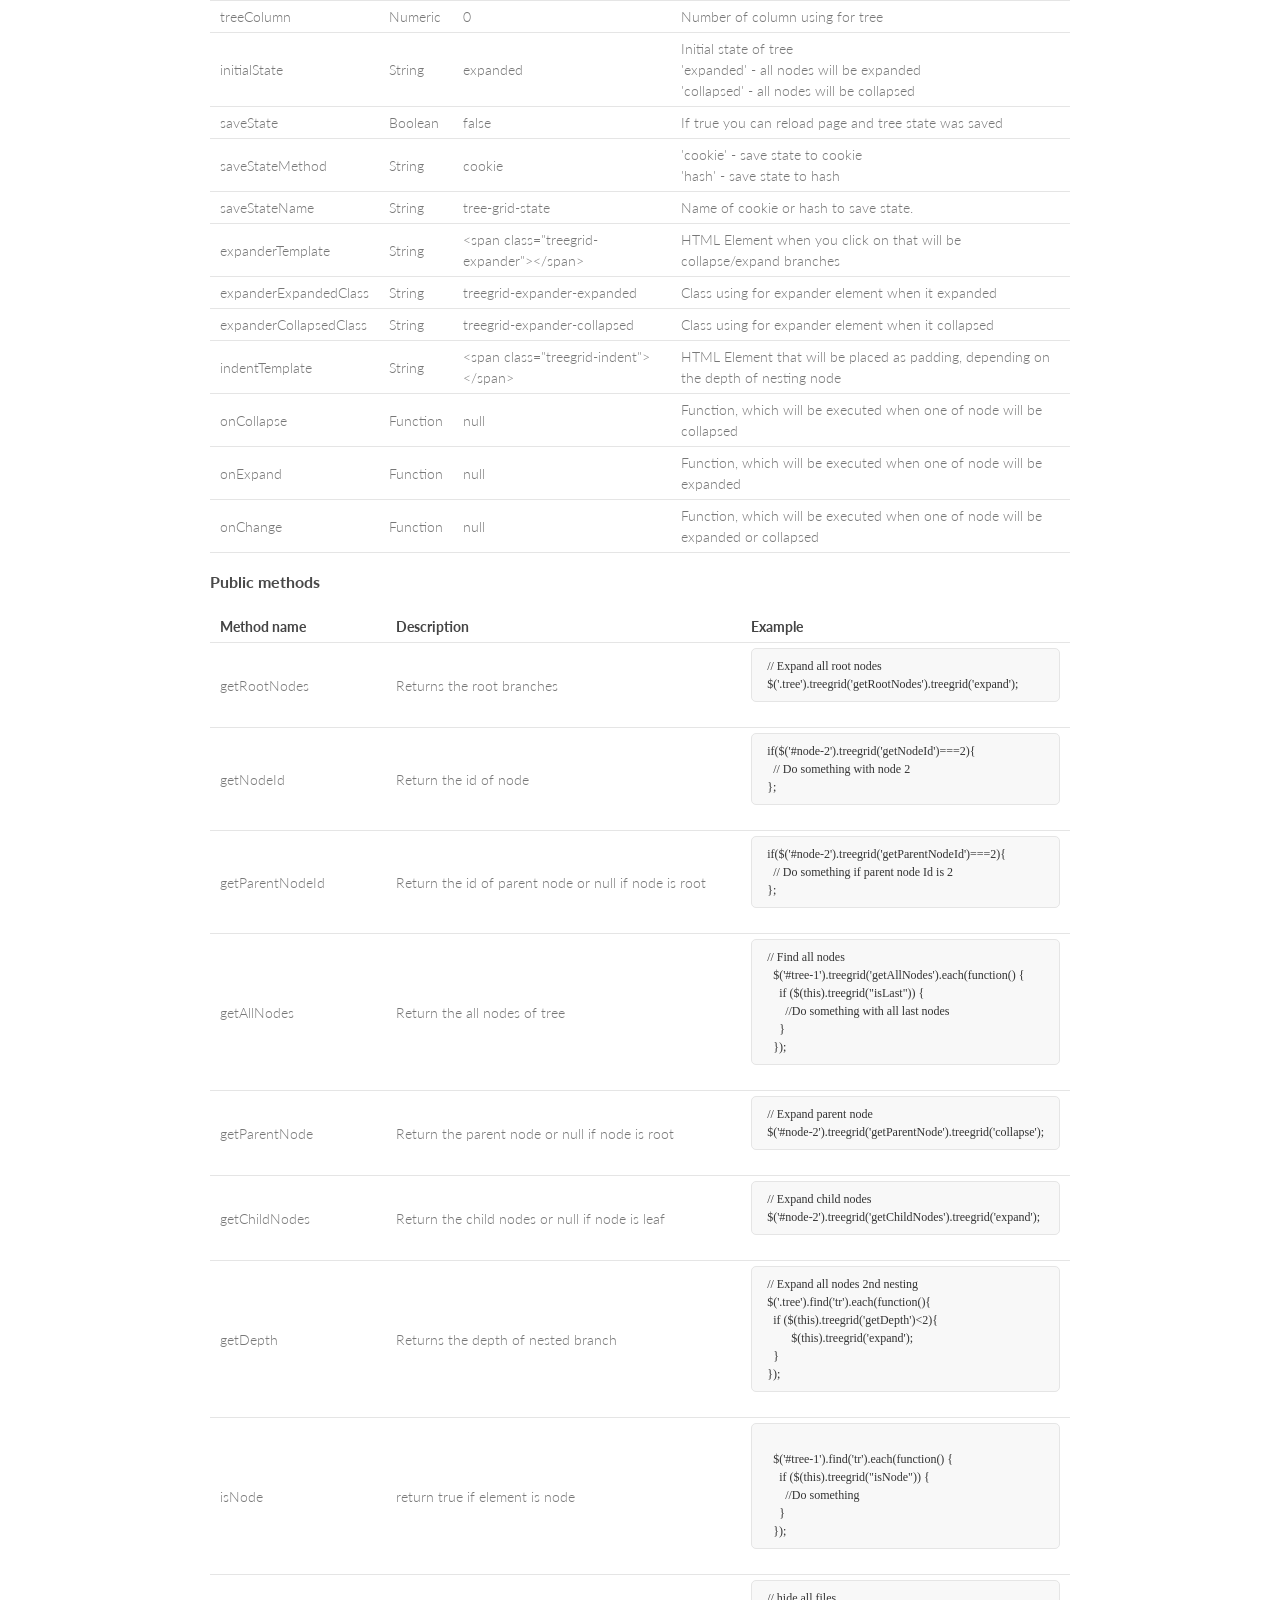
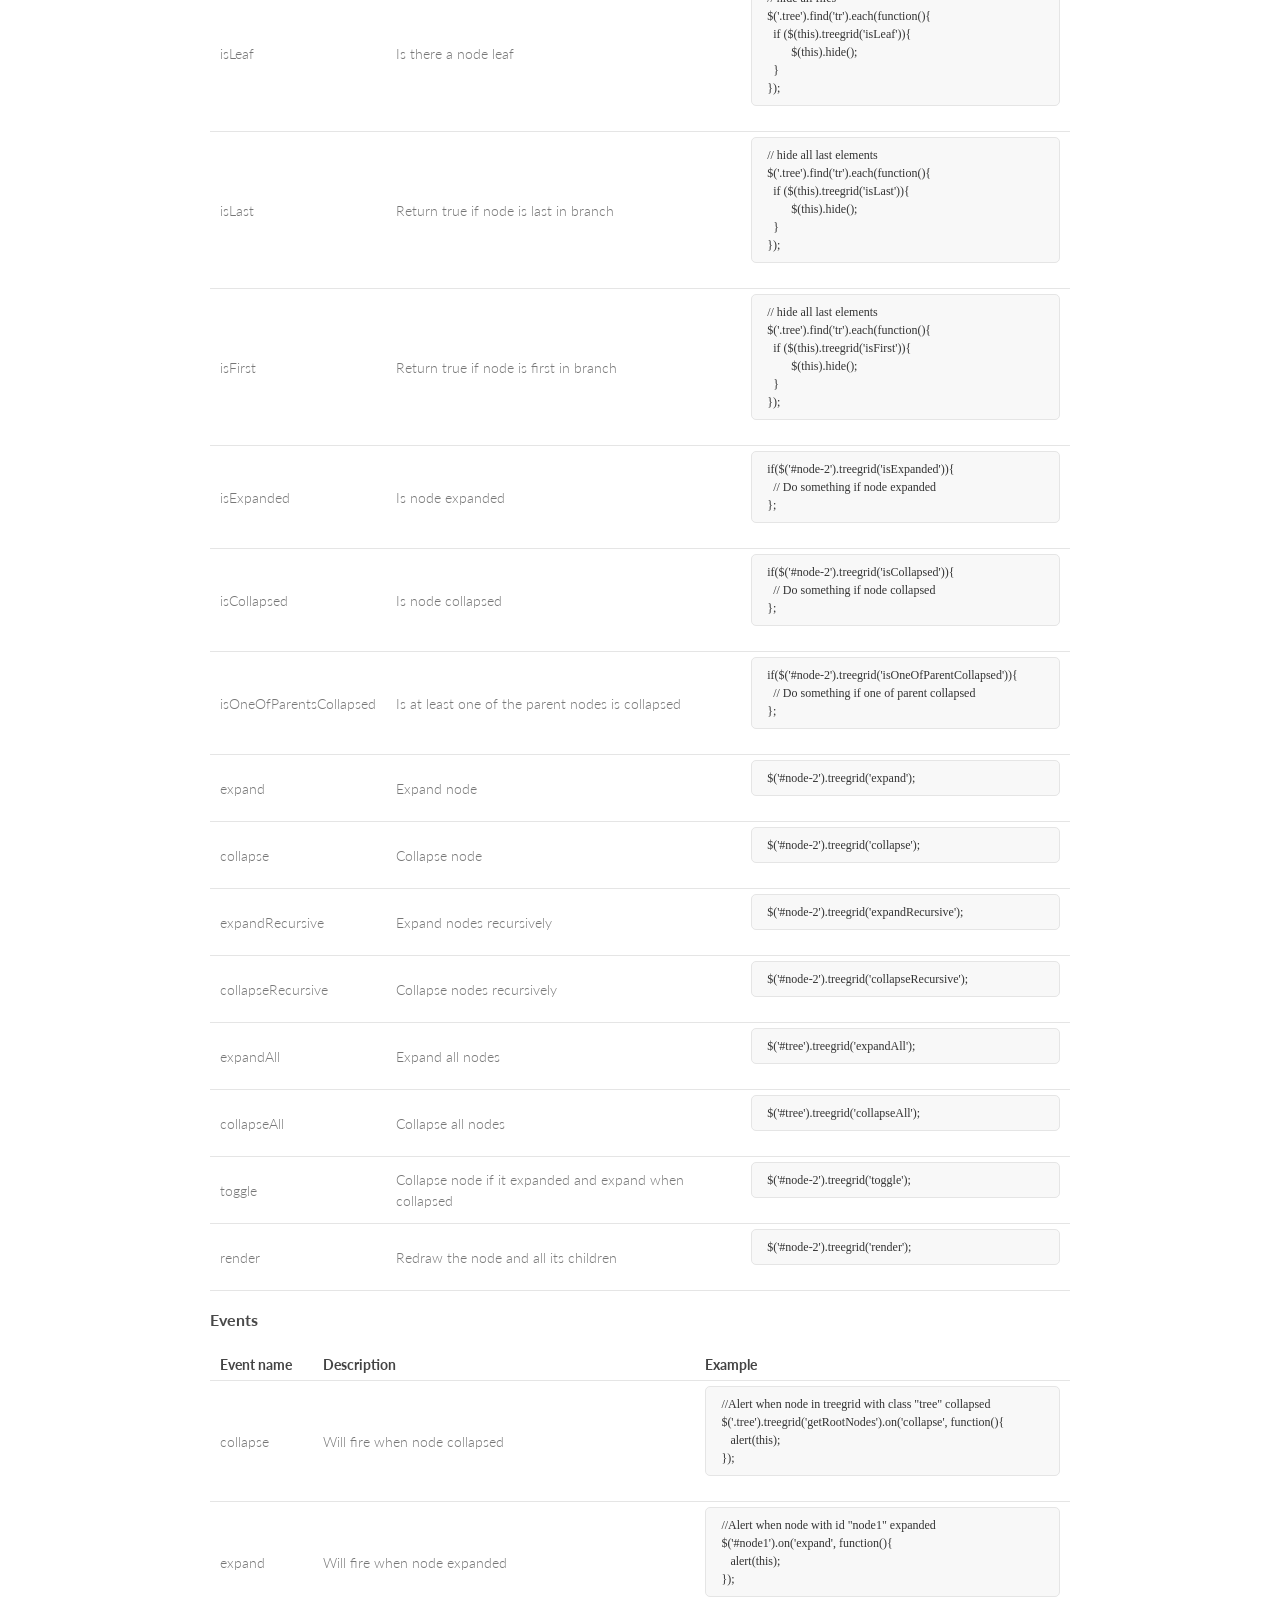
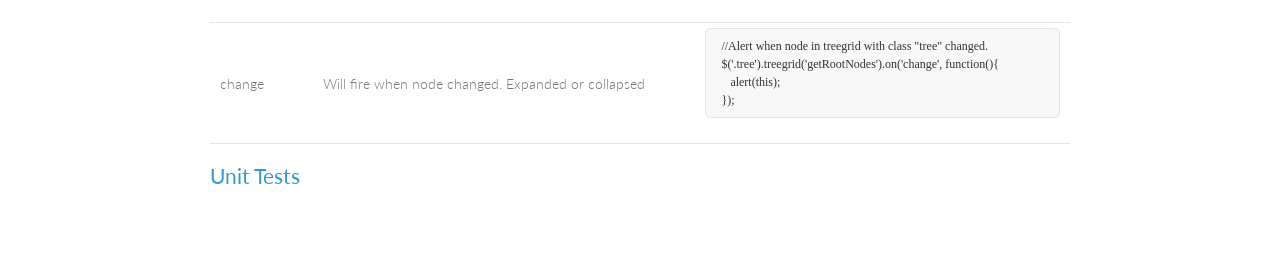
<file: Public.UserManage.Web/Scripts/jquery-treegrid-0.3.0/index.html>
<!doctype html>
<html>
    <head>
        <meta charset="utf-8">
        <meta http-equiv="X-UA-Compatible" content="chrome=1">
        <meta name="google-site-verification" content="Qsvvve1CBtl2_PikToO7CdVGsY7bwLrjc_9AgZtt_bk" />
        <title>Treegrid jquery plugin</title>

        <link rel="stylesheet" href="styles.css">
        <link rel="stylesheet" href="http://yandex.st/highlightjs/7.3/styles/default.min.css">
        <link rel="stylesheet" href="css/jquery.treegrid.css">
        <script src="http://yandex.st/highlightjs/7.3/highlight.min.js"></script>
        <script>hljs.initHighlightingOnLoad();</script>
        <script>
            (function(i, s, o, g, r, a, m) {
                i['GoogleAnalyticsObject'] = r;
                i[r] = i[r] || function() {
                    (i[r].q = i[r].q || []).push(arguments)
                }, i[r].l = 1 * new Date();
                a = s.createElement(o),
                        m = s.getElementsByTagName(o)[0];
                a.async = 1;
                a.src = g;
                m.parentNode.insertBefore(a, m)
            })(window, document, 'script', '//www.google-analytics.com/analytics.js', 'ga');

            ga('create', 'UA-43342702-1', 'maxazan.github.io');
            ga('send', 'pageview');

        </script>
        <meta name="viewport" content="width=device-width, initial-scale=1, user-scalable=no">
        <!--[if lt IE 9]>
        <script src="//html5shiv.googlecode.com/svn/trunk/html5.js"></script>
        <![endif]-->
    </head>
    <body>
        <div class="wrapper">

            <ul class="download" style="float:right;">
                <li><a href="https://github.com/maxazan/jquery-treegrid/zipball/master">Download <br><strong>ZIP File</strong></a></li>
                <li><a href="https://github.com/maxazan/jquery-treegrid/tarball/master">Download <br><strong>TAR Ball</strong></a></li>
                <li><a href="https://github.com/maxazan/jquery-treegrid">View On <br><strong>GitHub</strong></a></li>
            </ul>

            <h1>TreeGrid jQuery plugin</h1>
            <h2>Features</h2>
            <ul>
                <li>Create TreeGrid from HTML table</li>
                <li>Simple and flexible javascript</li>
                <li>Compatible with bootstrap</li>
                <li>Ability to save the state of the tree</li>
                <li>Events support</li>

            </ul>            
            <h2>Usage</h2>
            <p>Step 1. Initialize plugin</p>
            <pre><code>
&lt;script type="text/javascript" src="js/jquery.js"&gt;&lt;/script&gt;
&lt;script type="text/javascript" src="js/jquery.treegrid.js"&gt;&lt;/script&gt;
&lt;link rel="stylesheet" href="css/jquery.treegrid.css"&gt;

&lt;script type="text/javascript"&gt;
  $('.tree').treegrid();
&lt;/script&gt;</code></pre>
            <p>Step 2. Make table</p>
            <pre><code class="html">
&lt;table class="tree"&gt;
	&lt;tr class="treegrid-1"&gt;
		&lt;td&gt;Root node&lt;/td&gt;&lt;td&gt;Additional info&lt;/td&gt;
	&lt;/tr&gt;
	&lt;tr class="treegrid-2 treegrid-parent-1"&gt;
		&lt;td&gt;Node 1-1&lt;/td&gt;&lt;td&gt;Additional info&lt;/td&gt;
	&lt;/tr&gt;
	&lt;tr class="treegrid-3 treegrid-parent-1"&gt;
		&lt;td&gt;Node 1-2&lt;/td&gt;&lt;td&gt;Additional info&lt;/td&gt;
	&lt;/tr&gt;
	&lt;tr class="treegrid-4 treegrid-parent-3"&gt;
		&lt;td&gt;Node 1-2-1&lt;/td&gt;&lt;td&gt;Additional info&lt;/td&gt;
	&lt;/tr&gt;
&lt;/table&gt;

	  </code></pre>
            <p>Step 3. See result</p>

            <table class="tree">
                <tr class="treegrid-1">
                    <td>Root node</td><td>Additional info</td>
                </tr>
                <tr class="treegrid-2 treegrid-parent-1">
                    <td>Node 1-1</td><td>Additional info</td>
                </tr>
                <tr class="treegrid-3 treegrid-parent-1">
                    <td>Node 1-2</td><td>Additional info</td>
                </tr>
                <tr class="treegrid-4 treegrid-parent-3">
                    <td>Node 1-2-1</td><td>Additional info</td>
                </tr>
            </table>            

            <h2>Other examples</h2>
            <p><a href="examples/example-basic.html" target="_blank">Basic example</a></p>
            <p><a href="examples/example-column.html" target="_blank">Tree on 2nd column example</a></p>
            <p><a href="examples/example-save-state.html" target="_blank">Save state example</a></p>
            <p><a href="examples/example-bootstrap-2.html" target="_blank">TreeGrid for bootstrap 2.x</a></p>
            <p><a href="examples/example-bootstrap-3.html" target="_blank">TreeGrid for bootstrap 3.x</a></p>
            <p><a href="examples/example-bootstrap-resize.html" target="_blank">TreeGrid for bootstrap 3.x resize demo</a></p>
            <p><a href="examples/example-events.html" target="_blank">Events examples</a></p>
            <p><a href="examples/example-huge.html" target="_blank">Big data example</a></p>


            <h2>Configuration Settings</h2>
            <h3>Settings</h3>
            <table>
                <tr><th>Parameter</th><th>Type</th><th>Default value</th><th>Description</th></tr>
                <tr>
                    <td>treeColumn</td>
                    <td>Numeric</td>
                    <td>0</td>
                    <td>Number of column using for tree</td>
                </tr>

                <tr>
                    <td>initialState</td>
                    <td>String</td>
                    <td>expanded</td>
                    <td>Initial state of tree<br>
                        'expanded' - all nodes will be expanded<br>
                        'collapsed' - all nodes will be collapsed<br>
                    </td>
                </tr>
                <tr>
                    <td>saveState</td>
                    <td>Boolean</td>
                    <td>false</td>
                    <td>If true you can reload page and tree state was saved</td>
                </tr>
                <tr>
                    <td>saveStateMethod</td>
                    <td>String</td>
                    <td>cookie</td>
                    <td>
                        'cookie' - save state to cookie<br>
                        'hash' - save state to hash<br>
                    </td>
                </tr>
                <tr>
                    <td>saveStateName</td>
                    <td>String</td>
                    <td>tree-grid-state</td>
                    <td>
                        Name of cookie or hash to save state.
                    </td>
                </tr>

                <tr>
                    <td>expanderTemplate</td>
                    <td>String</td>
                    <td>&lt;span class="treegrid-expander"&gt;&lt;/span&gt;</td>
                    <td>HTML Element when you click on that will be collapse/expand branches</td>
                </tr>
                <tr>
                    <td>expanderExpandedClass</td>
                    <td>String</td>
                    <td>treegrid-expander-expanded</td>
                    <td>Class using for expander element when it expanded</td>
                </tr>
                <tr>
                    <td>expanderCollapsedClass</td>
                    <td>String</td>
                    <td>treegrid-expander-collapsed</td>
                    <td>Class using for expander element when it collapsed</td>
                </tr>
                <tr>
                    <td>indentTemplate</td>
                    <td>String</td>
                    <td>&lt;span class="treegrid-indent"&gt;&lt;/span&gt;</td>
                    <td>HTML Element that will be placed as padding, depending on the depth of nesting node</td>
                </tr>

                <tr>
                    <td>onCollapse</td>
                    <td>Function</td>
                    <td>null</td>
                    <td>Function, which will be executed when one of node will be collapsed</td>
                </tr>
                <tr>
                    <td>onExpand</td>
                    <td>Function</td>
                    <td>null</td>
                    <td>Function, which will be executed when one of node will be expanded</td>
                </tr>
                <tr>
                    <td>onChange</td>
                    <td>Function</td>
                    <td>null</td>
                    <td>Function, which will be executed when one of node will be expanded or collapsed</td>
                </tr>
            </table>

            <h3>Public methods</h3>

            <table>
                <tr>
                    <th>Method name</th>
                    <th>Description</th>
                    <th>Example</th>
                </tr>
                <tr>
                    <td>getRootNodes</td>
                    <td>Returns the root branches</td>
                    <td>
                        <pre><code class="javascript">// Expand all root nodes
$('.tree').treegrid('getRootNodes').treegrid('expand');</code></pre>
                    </td>
                </tr>
                <tr>
                    <td>getNodeId</td>
                    <td>Return the id of node</td>
                    <td>
                        <pre><code class="javascript">if($('#node-2').treegrid('getNodeId')===2){
  // Do something with node 2
};</code></pre>
                    </td>
                </tr>
                <tr>
                    <td>getParentNodeId</td>
                    <td>Return the id of parent node or null if node is root</td>
                    <td>
                        <pre><code class="javascript">if($('#node-2').treegrid('getParentNodeId')===2){
  // Do something if parent node Id is 2
};</code></pre>
                    </td>
                </tr>
                <tr>
                    <td>getAllNodes</td>
                    <td>Return the all nodes of tree</td>
                    <td>
                        <pre><code class="javascript">// Find all nodes
  $('#tree-1').treegrid('getAllNodes').each(function() {
    if ($(this).treegrid("isLast")) {
      //Do something with all last nodes
    }
  });
</code></pre>		  
                    </td>
                </tr>                 
                <tr>
                    <td>getParentNode</td>
                    <td>Return the parent node or null if node is root</td>
                    <td>
                        <pre><code class="javascript">// Expand parent node
$('#node-2').treegrid('getParentNode').treegrid('collapse');
</code></pre>		  
                    </td>
                </tr>    
                <tr>
                    <td>getChildNodes</td>
                    <td>Return the child nodes or null if node is leaf</td>
                    <td>
                        <pre><code class="javascript">// Expand child nodes
$('#node-2').treegrid('getChildNodes').treegrid('expand');
</code></pre>		  
                    </td>
                </tr>  
                <tr>
                    <td>getDepth</td>
                    <td>Returns the depth of nested branch</td>
                    <td>
                        <pre><code class="javascript">// Expand all nodes 2nd nesting
$('.tree').find('tr').each(function(){
  if ($(this).treegrid('getDepth')<2){
	$(this).treegrid('expand');
  }
});</code></pre>
                    </td>
                <tr>
                    <td>isNode</td>
                    <td>return true if element is node</td>
                    <td>
                        <pre><code class="javascript">
  $('#tree-1').find('tr').each(function() {
    if ($(this).treegrid("isNode")) {
      //Do something
    }
  });
</code></pre>
                    </td>
                </tr>                    
                <tr>
                    <td>isLeaf</td>
                    <td>Is there a node leaf</td>
                    <td>
                        <pre><code class="javascript">// hide all files
$('.tree').find('tr').each(function(){
  if ($(this).treegrid('isLeaf')){
	$(this).hide();
  }
});</code></pre>
                    </td>

                </tr>          
                <tr>
                    <td>isLast</td>
                    <td>Return true if node is last in branch</td>
                    <td>
                        <pre><code class="javascript">// hide all last elements
$('.tree').find('tr').each(function(){
  if ($(this).treegrid('isLast')){
	$(this).hide();
  }
});</code></pre>
                    </td>
                </tr>
                <tr>
                    <td>isFirst</td>
                    <td>Return true if node is first in branch</td>
                    <td>
                        <pre><code class="javascript">// hide all last elements
$('.tree').find('tr').each(function(){
  if ($(this).treegrid('isFirst')){
	$(this).hide();
  }
});</code></pre>
                    </td>
                </tr>                
                <tr>
                    <td>isExpanded</td>
                    <td>Is node expanded</td>
                    <td>
                        <pre><code class="javascript">if($('#node-2').treegrid('isExpanded')){
  // Do something if node expanded
};</code></pre>
                    </td>
                </tr>
                <tr>
                    <td>isCollapsed</td>
                    <td>Is node collapsed</td>
                    <td>
                        <pre><code class="javascript">if($('#node-2').treegrid('isCollapsed')){
  // Do something if node collapsed
};</code></pre>
                    </td>
                </tr>
                <tr>
                    <td>isOneOfParentsCollapsed</td>
                    <td>Is at least one of the parent nodes is collapsed</td>
                    <td>
                        <pre><code class="javascript">if($('#node-2').treegrid('isOneOfParentCollapsed')){
  // Do something if one of parent collapsed
};</code></pre>
                    </td>
                </tr>
                <tr>
                    <td>expand</td>
                    <td>Expand node</td>
                    <td>
                        <pre><code class="javascript">$('#node-2').treegrid('expand');</code></pre>
                    </td>
                </tr>        
                <tr>
                    <td>collapse</td>
                    <td>Collapse node</td>
                    <td>
                        <pre><code class="javascript">$('#node-2').treegrid('collapse');</code></pre>
                    </td>
                </tr>
                <tr>
                    <td>expandRecursive</td>
                    <td>Expand nodes recursively</td>
                    <td>
                        <pre><code class="javascript">$('#node-2').treegrid('expandRecursive');</code></pre>
                    </td>
                </tr>        
                <tr>
                    <td>collapseRecursive</td>
                    <td>Collapse nodes recursively</td>
                    <td>
                        <pre><code class="javascript">$('#node-2').treegrid('collapseRecursive');</code></pre>
                    </td>
                </tr>
                <tr>
                    <td>expandAll</td>
                    <td>Expand all nodes</td>
                    <td>
                        <pre><code class="javascript">$('#tree').treegrid('expandAll');</code></pre>
                    </td>
                </tr>        
                <tr>
                    <td>collapseAll</td>
                    <td>Collapse all nodes</td>
                    <td>
                        <pre><code class="javascript">$('#tree').treegrid('collapseAll');</code></pre>
                    </td>
                </tr>        
                <tr>
                    <td>toggle</td>
                    <td>Collapse node if it expanded and expand when collapsed</td>
                    <td>
                        <pre><code class="javascript">$('#node-2').treegrid('toggle');</code></pre>
                    </td>
                </tr> 
                <tr>
                    <td>render</td>
                    <td>Redraw the node and all its children</td>
                    <td>
                        <pre><code class="javascript">$('#node-2').treegrid('render');</code></pre>
                    </td>
                </tr> 


            </table>
            <h3>Events</h3>
            <table>
                <tr>
                    <th>Event name</th>
                    <th>Description</th>
                    <th>Example</th>
                </tr>
                <tr>
                    <td>collapse</td>
                    <td>Will fire when node collapsed</td>
                    <td>
                        <pre><code class="javascript">//Alert when node in treegrid with class "tree" collapsed
$('.tree').treegrid('getRootNodes').on('collapse', function(){
   alert(this);
});</code></pre>
                    </td>
                </tr>
                <tr>
                    <td>expand</td>
                    <td>Will fire when node expanded</td>
                    <td>
                        <pre><code class="javascript">//Alert when node with id "node1" expanded
$('#node1').on('expand', function(){
   alert(this);
});</code></pre>
                    </td>
                </tr>
                <tr>
                    <td>change</td>
                    <td>Will fire when node changed. Expanded or collapsed</td>
                    <td>
                        <pre><code class="javascript">//Alert when node in treegrid with class "tree" changed. 
$('.tree').treegrid('getRootNodes').on('change', function(){
   alert(this);
});</code></pre>
                    </td>
                </tr>                
            </table>
            <h2><a href="test.html">Unit Tests</a></h2>

        </div>
        <script src="http://ajax.googleapis.com/ajax/libs/jquery/1.10.2/jquery.min.js"></script>
        <script type="text/javascript" src="js/jquery.treegrid.min.js"></script>
        <script type="text/javascript">
            $('.tree').treegrid();
        </script>    
        <script type="text/javascript">
            var metas = document.getElementsByTagName('meta');
            var i;
            if (navigator.userAgent.match(/iPhone/i)) {
                for (i = 0; i < metas.length; i++) {
                    if (metas[i].name == "viewport") {
                        metas[i].content = "width=device-width, minimum-scale=1.0, maximum-scale=1.0";
                    }
                }
                document.addEventListener("gesturestart", gestureStart, false);
            }
            function gestureStart() {
                for (i = 0; i < metas.length; i++) {
                    if (metas[i].name == "viewport") {
                        metas[i].content = "width=device-width, minimum-scale=0.25, maximum-scale=1.6";
                    }
                }
            }</script>

    </body>
</html>
</file>
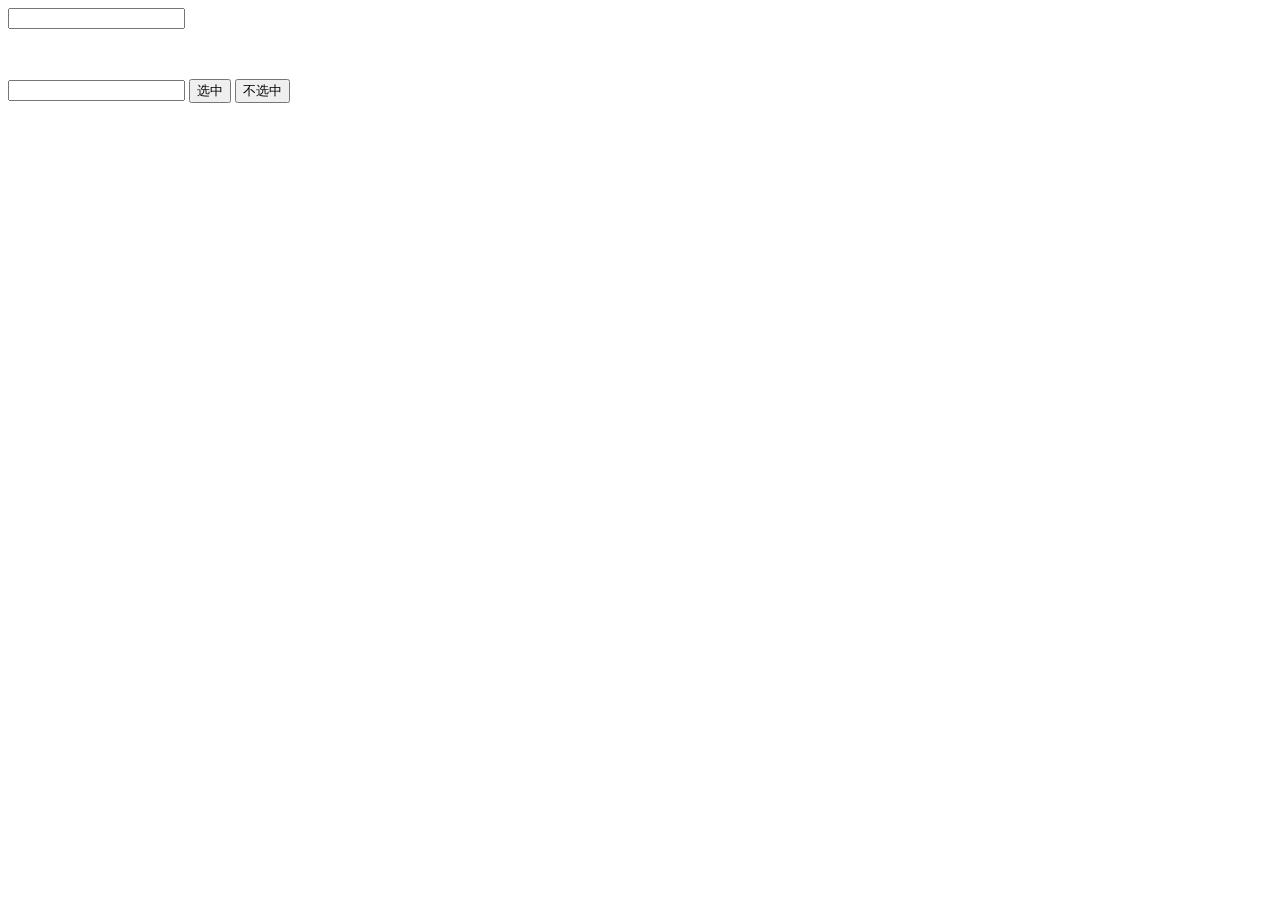
<file: Public.UserManage.Web/Scripts/jquery.selector/v0.1/index.html>
﻿<!DOCTYPE html>
<html lang="en">
<head>
    <meta charset="UTF-8">
    <link rel="stylesheet" href="jquery.selector.css" />
    <script src="jquery-2.1.4.min.js"></script>
    <!--<script src="jquery.selector-0.1.js" charset="gbk"></script>-->
    <script src="jquery.selector-0.1.min.js" charset="gbk"></script>
    <title></title>
</head>
<body>

    <div id="selector1" class="sct-container">
        <input type="text" class="sct-input" />
    </div>

    <div style="margin-top:50px;">
        <p>
            <input type="text" id="chkId" />
            <input type="button" id="check" value="选中">
            <input type="button" id="uncheck" value="不选中">
        </p>
    </div>

    <script>
        var data = '[' +
            '{"text": "石家庄","category": 13000,"id":901},' +
            '{"text":"唐山","category":13000,"id":902},' +
            '{"text":"秦皇岛","category":13000,"id":905},' +
            '{"text":"邯郸","category":13000,"id":907},' +
            '{"text":"邢台","category":13000,"id":903},' +
            '{"text":"保定","category":13000,"id":910},' +
            '{"text":"张家口","category":13000,"id":911},' +
            '{"text":"承德","category":13000,"id":912},' +
            '{"text":"沧州","category":13000,"id":909},' +
            '{"text":"哈尔滨","category":230000,"id":230100},' +
            '{"text":"鸡西","category":230000,"id":230300},' +
            '{"text":"长春","category":220000,"id":220100}' +
            ']';

        var sector = $.fn.selector.init($("#selector1"), {
            title: "测试标题",
            width: 800,
            height: 450,
            maxChecked: 2,
            callback: {
                selected: selected
            }
        }, data);

        $("#check").click(function () {
            var id = $("#chkId").val();
            if (id) {
                sector.checked([id]);
            }
        });


        $("#uncheck").click(function () {
            var id = $("#chkId").val();
            if (id) {
                sector.unchecked([id]);
            }
        });

        function selected() {
            alert(sector.getValue("id", ";"));
        }
    </script>

</body>

</html>
</file>
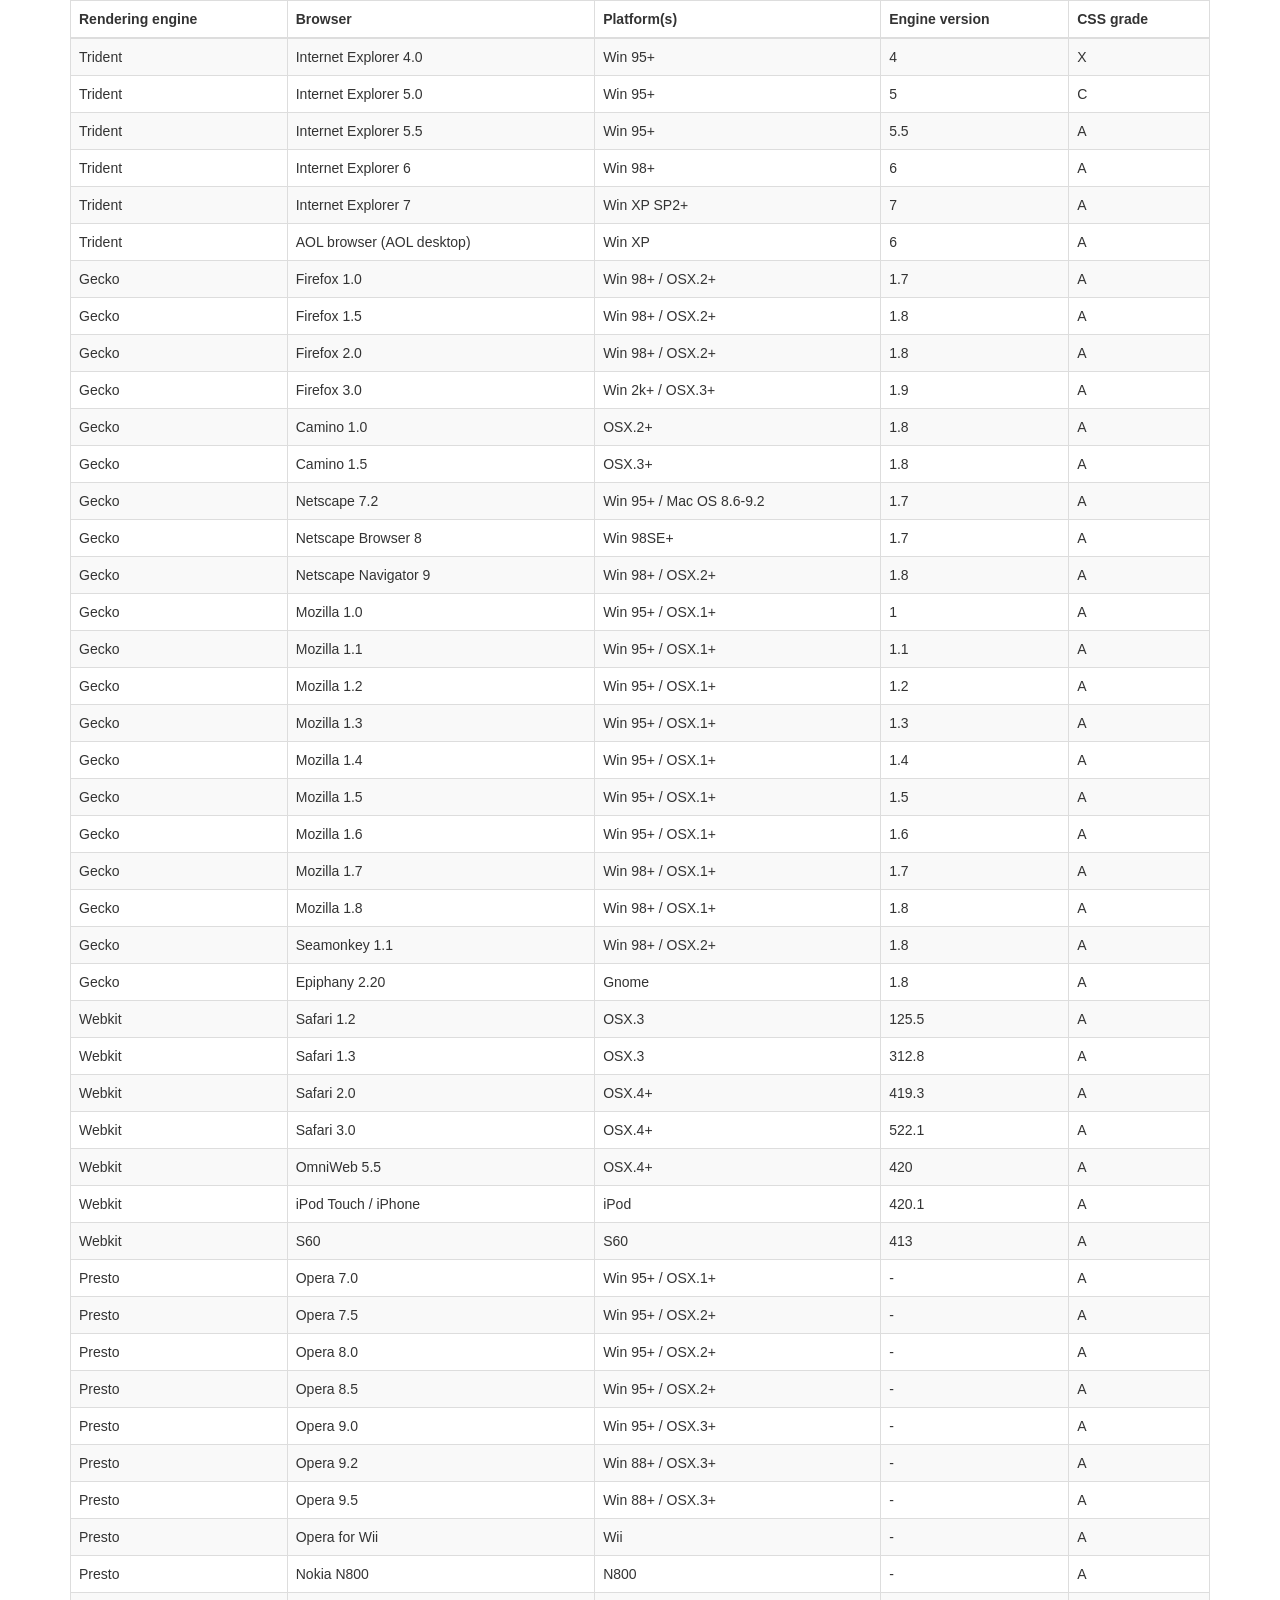
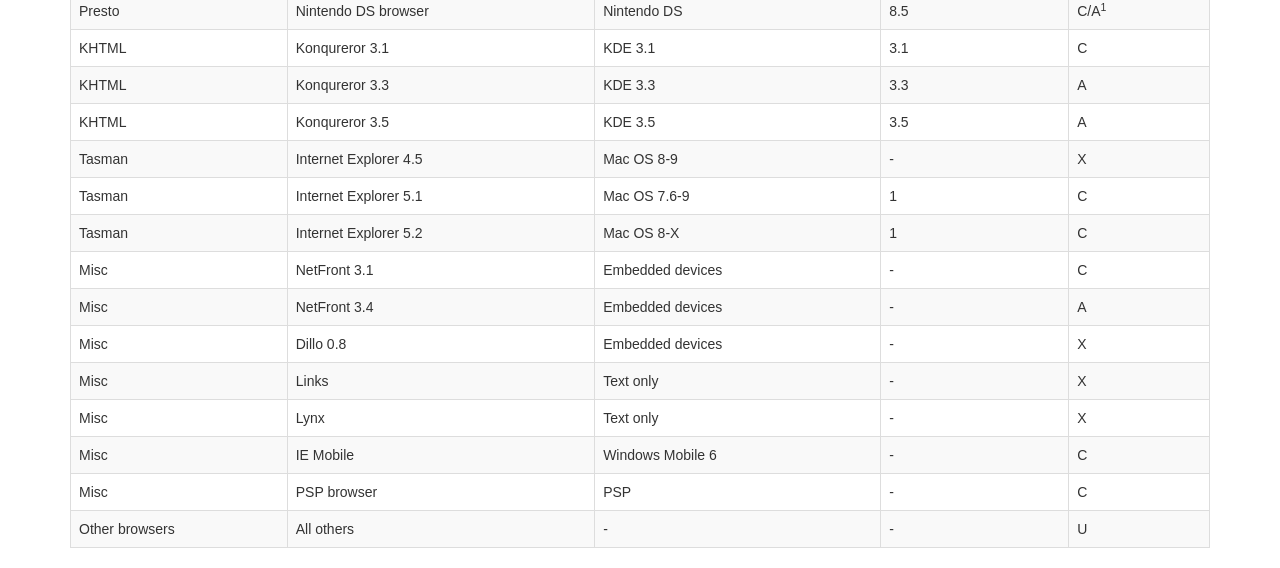
<file: Public.UserManage.Web/Content/template/vendor/datatables-plugins/index.html>
<!DOCTYPE HTML PUBLIC "-//W3C//DTD HTML 4.01//EN" "http://www.w3.org/TR/html4/strict.dtd">
<html>
	<head>
		<meta http-equiv="content-type" content="text/html; charset=utf-8" />
		
		<title>DataTables Bootstrap 3 example</title>

		<link rel="stylesheet" type="text/css" href="//maxcdn.bootstrapcdn.com/bootstrap/3.3.0/css/bootstrap.min.css">
		<link rel="stylesheet" type="text/css" href="dataTables.bootstrap.css">

		<script type="text/javascript" language="javascript" src="//code.jquery.com/jquery-1.11.1.min.js"></script>
		<script type="text/javascript" language="javascript" src="//cdn.datatables.net/1.10.3/js/jquery.dataTables.min.js"></script>
		<script type="text/javascript" language="javascript" src="dataTables.bootstrap.js"></script>
		<script type="text/javascript" charset="utf-8">
			$(document).ready(function() {
				$('#example').dataTable();
			} );
		</script>
	</head>
	<body>
		<div class="container">
			
<table cellpadding="0" cellspacing="0" border="0" class="table table-striped table-bordered" id="example">
	<thead>
		<tr>
			<th>Rendering engine</th>
			<th>Browser</th>
			<th>Platform(s)</th>
			<th>Engine version</th>
			<th>CSS grade</th>
		</tr>
	</thead>
	<tbody>
		<tr class="odd gradeX">
			<td>Trident</td>
			<td>Internet
				 Explorer 4.0</td>
			<td>Win 95+</td>
			<td class="center"> 4</td>
			<td class="center">X</td>
		</tr>
		<tr class="even gradeC">
			<td>Trident</td>
			<td>Internet
				 Explorer 5.0</td>
			<td>Win 95+</td>
			<td class="center">5</td>
			<td class="center">C</td>
		</tr>
		<tr class="odd gradeA">
			<td>Trident</td>
			<td>Internet
				 Explorer 5.5</td>
			<td>Win 95+</td>
			<td class="center">5.5</td>
			<td class="center">A</td>
		</tr>
		<tr class="even gradeA">
			<td>Trident</td>
			<td>Internet
				 Explorer 6</td>
			<td>Win 98+</td>
			<td class="center">6</td>
			<td class="center">A</td>
		</tr>
		<tr class="odd gradeA">
			<td>Trident</td>
			<td>Internet Explorer 7</td>
			<td>Win XP SP2+</td>
			<td class="center">7</td>
			<td class="center">A</td>
		</tr>
		<tr class="even gradeA">
			<td>Trident</td>
			<td>AOL browser (AOL desktop)</td>
			<td>Win XP</td>
			<td class="center">6</td>
			<td class="center">A</td>
		</tr>
		<tr class="gradeA">
			<td>Gecko</td>
			<td>Firefox 1.0</td>
			<td>Win 98+ / OSX.2+</td>
			<td class="center">1.7</td>
			<td class="center">A</td>
		</tr>
		<tr class="gradeA">
			<td>Gecko</td>
			<td>Firefox 1.5</td>
			<td>Win 98+ / OSX.2+</td>
			<td class="center">1.8</td>
			<td class="center">A</td>
		</tr>
		<tr class="gradeA">
			<td>Gecko</td>
			<td>Firefox 2.0</td>
			<td>Win 98+ / OSX.2+</td>
			<td class="center">1.8</td>
			<td class="center">A</td>
		</tr>
		<tr class="gradeA">
			<td>Gecko</td>
			<td>Firefox 3.0</td>
			<td>Win 2k+ / OSX.3+</td>
			<td class="center">1.9</td>
			<td class="center">A</td>
		</tr>
		<tr class="gradeA">
			<td>Gecko</td>
			<td>Camino 1.0</td>
			<td>OSX.2+</td>
			<td class="center">1.8</td>
			<td class="center">A</td>
		</tr>
		<tr class="gradeA">
			<td>Gecko</td>
			<td>Camino 1.5</td>
			<td>OSX.3+</td>
			<td class="center">1.8</td>
			<td class="center">A</td>
		</tr>
		<tr class="gradeA">
			<td>Gecko</td>
			<td>Netscape 7.2</td>
			<td>Win 95+ / Mac OS 8.6-9.2</td>
			<td class="center">1.7</td>
			<td class="center">A</td>
		</tr>
		<tr class="gradeA">
			<td>Gecko</td>
			<td>Netscape Browser 8</td>
			<td>Win 98SE+</td>
			<td class="center">1.7</td>
			<td class="center">A</td>
		</tr>
		<tr class="gradeA">
			<td>Gecko</td>
			<td>Netscape Navigator 9</td>
			<td>Win 98+ / OSX.2+</td>
			<td class="center">1.8</td>
			<td class="center">A</td>
		</tr>
		<tr class="gradeA">
			<td>Gecko</td>
			<td>Mozilla 1.0</td>
			<td>Win 95+ / OSX.1+</td>
			<td class="center">1</td>
			<td class="center">A</td>
		</tr>
		<tr class="gradeA">
			<td>Gecko</td>
			<td>Mozilla 1.1</td>
			<td>Win 95+ / OSX.1+</td>
			<td class="center">1.1</td>
			<td class="center">A</td>
		</tr>
		<tr class="gradeA">
			<td>Gecko</td>
			<td>Mozilla 1.2</td>
			<td>Win 95+ / OSX.1+</td>
			<td class="center">1.2</td>
			<td class="center">A</td>
		</tr>
		<tr class="gradeA">
			<td>Gecko</td>
			<td>Mozilla 1.3</td>
			<td>Win 95+ / OSX.1+</td>
			<td class="center">1.3</td>
			<td class="center">A</td>
		</tr>
		<tr class="gradeA">
			<td>Gecko</td>
			<td>Mozilla 1.4</td>
			<td>Win 95+ / OSX.1+</td>
			<td class="center">1.4</td>
			<td class="center">A</td>
		</tr>
		<tr class="gradeA">
			<td>Gecko</td>
			<td>Mozilla 1.5</td>
			<td>Win 95+ / OSX.1+</td>
			<td class="center">1.5</td>
			<td class="center">A</td>
		</tr>
		<tr class="gradeA">
			<td>Gecko</td>
			<td>Mozilla 1.6</td>
			<td>Win 95+ / OSX.1+</td>
			<td class="center">1.6</td>
			<td class="center">A</td>
		</tr>
		<tr class="gradeA">
			<td>Gecko</td>
			<td>Mozilla 1.7</td>
			<td>Win 98+ / OSX.1+</td>
			<td class="center">1.7</td>
			<td class="center">A</td>
		</tr>
		<tr class="gradeA">
			<td>Gecko</td>
			<td>Mozilla 1.8</td>
			<td>Win 98+ / OSX.1+</td>
			<td class="center">1.8</td>
			<td class="center">A</td>
		</tr>
		<tr class="gradeA">
			<td>Gecko</td>
			<td>Seamonkey 1.1</td>
			<td>Win 98+ / OSX.2+</td>
			<td class="center">1.8</td>
			<td class="center">A</td>
		</tr>
		<tr class="gradeA">
			<td>Gecko</td>
			<td>Epiphany 2.20</td>
			<td>Gnome</td>
			<td class="center">1.8</td>
			<td class="center">A</td>
		</tr>
		<tr class="gradeA">
			<td>Webkit</td>
			<td>Safari 1.2</td>
			<td>OSX.3</td>
			<td class="center">125.5</td>
			<td class="center">A</td>
		</tr>
		<tr class="gradeA">
			<td>Webkit</td>
			<td>Safari 1.3</td>
			<td>OSX.3</td>
			<td class="center">312.8</td>
			<td class="center">A</td>
		</tr>
		<tr class="gradeA">
			<td>Webkit</td>
			<td>Safari 2.0</td>
			<td>OSX.4+</td>
			<td class="center">419.3</td>
			<td class="center">A</td>
		</tr>
		<tr class="gradeA">
			<td>Webkit</td>
			<td>Safari 3.0</td>
			<td>OSX.4+</td>
			<td class="center">522.1</td>
			<td class="center">A</td>
		</tr>
		<tr class="gradeA">
			<td>Webkit</td>
			<td>OmniWeb 5.5</td>
			<td>OSX.4+</td>
			<td class="center">420</td>
			<td class="center">A</td>
		</tr>
		<tr class="gradeA">
			<td>Webkit</td>
			<td>iPod Touch / iPhone</td>
			<td>iPod</td>
			<td class="center">420.1</td>
			<td class="center">A</td>
		</tr>
		<tr class="gradeA">
			<td>Webkit</td>
			<td>S60</td>
			<td>S60</td>
			<td class="center">413</td>
			<td class="center">A</td>
		</tr>
		<tr class="gradeA">
			<td>Presto</td>
			<td>Opera 7.0</td>
			<td>Win 95+ / OSX.1+</td>
			<td class="center">-</td>
			<td class="center">A</td>
		</tr>
		<tr class="gradeA">
			<td>Presto</td>
			<td>Opera 7.5</td>
			<td>Win 95+ / OSX.2+</td>
			<td class="center">-</td>
			<td class="center">A</td>
		</tr>
		<tr class="gradeA">
			<td>Presto</td>
			<td>Opera 8.0</td>
			<td>Win 95+ / OSX.2+</td>
			<td class="center">-</td>
			<td class="center">A</td>
		</tr>
		<tr class="gradeA">
			<td>Presto</td>
			<td>Opera 8.5</td>
			<td>Win 95+ / OSX.2+</td>
			<td class="center">-</td>
			<td class="center">A</td>
		</tr>
		<tr class="gradeA">
			<td>Presto</td>
			<td>Opera 9.0</td>
			<td>Win 95+ / OSX.3+</td>
			<td class="center">-</td>
			<td class="center">A</td>
		</tr>
		<tr class="gradeA">
			<td>Presto</td>
			<td>Opera 9.2</td>
			<td>Win 88+ / OSX.3+</td>
			<td class="center">-</td>
			<td class="center">A</td>
		</tr>
		<tr class="gradeA">
			<td>Presto</td>
			<td>Opera 9.5</td>
			<td>Win 88+ / OSX.3+</td>
			<td class="center">-</td>
			<td class="center">A</td>
		</tr>
		<tr class="gradeA">
			<td>Presto</td>
			<td>Opera for Wii</td>
			<td>Wii</td>
			<td class="center">-</td>
			<td class="center">A</td>
		</tr>
		<tr class="gradeA">
			<td>Presto</td>
			<td>Nokia N800</td>
			<td>N800</td>
			<td class="center">-</td>
			<td class="center">A</td>
		</tr>
		<tr class="gradeA">
			<td>Presto</td>
			<td>Nintendo DS browser</td>
			<td>Nintendo DS</td>
			<td class="center">8.5</td>
			<td class="center">C/A<sup>1</sup></td>
		</tr>
		<tr class="gradeC">
			<td>KHTML</td>
			<td>Konqureror 3.1</td>
			<td>KDE 3.1</td>
			<td class="center">3.1</td>
			<td class="center">C</td>
		</tr>
		<tr class="gradeA">
			<td>KHTML</td>
			<td>Konqureror 3.3</td>
			<td>KDE 3.3</td>
			<td class="center">3.3</td>
			<td class="center">A</td>
		</tr>
		<tr class="gradeA">
			<td>KHTML</td>
			<td>Konqureror 3.5</td>
			<td>KDE 3.5</td>
			<td class="center">3.5</td>
			<td class="center">A</td>
		</tr>
		<tr class="gradeX">
			<td>Tasman</td>
			<td>Internet Explorer 4.5</td>
			<td>Mac OS 8-9</td>
			<td class="center">-</td>
			<td class="center">X</td>
		</tr>
		<tr class="gradeC">
			<td>Tasman</td>
			<td>Internet Explorer 5.1</td>
			<td>Mac OS 7.6-9</td>
			<td class="center">1</td>
			<td class="center">C</td>
		</tr>
		<tr class="gradeC">
			<td>Tasman</td>
			<td>Internet Explorer 5.2</td>
			<td>Mac OS 8-X</td>
			<td class="center">1</td>
			<td class="center">C</td>
		</tr>
		<tr class="gradeA">
			<td>Misc</td>
			<td>NetFront 3.1</td>
			<td>Embedded devices</td>
			<td class="center">-</td>
			<td class="center">C</td>
		</tr>
		<tr class="gradeA">
			<td>Misc</td>
			<td>NetFront 3.4</td>
			<td>Embedded devices</td>
			<td class="center">-</td>
			<td class="center">A</td>
		</tr>
		<tr class="gradeX">
			<td>Misc</td>
			<td>Dillo 0.8</td>
			<td>Embedded devices</td>
			<td class="center">-</td>
			<td class="center">X</td>
		</tr>
		<tr class="gradeX">
			<td>Misc</td>
			<td>Links</td>
			<td>Text only</td>
			<td class="center">-</td>
			<td class="center">X</td>
		</tr>
		<tr class="gradeX">
			<td>Misc</td>
			<td>Lynx</td>
			<td>Text only</td>
			<td class="center">-</td>
			<td class="center">X</td>
		</tr>
		<tr class="gradeC">
			<td>Misc</td>
			<td>IE Mobile</td>
			<td>Windows Mobile 6</td>
			<td class="center">-</td>
			<td class="center">C</td>
		</tr>
		<tr class="gradeC">
			<td>Misc</td>
			<td>PSP browser</td>
			<td>PSP</td>
			<td class="center">-</td>
			<td class="center">C</td>
		</tr>
		<tr class="gradeU">
			<td>Other browsers</td>
			<td>All others</td>
			<td>-</td>
			<td class="center">-</td>
			<td class="center">U</td>
		</tr>
	</tbody>
</table>
			
		</div>
	</body>
</html>
</file>
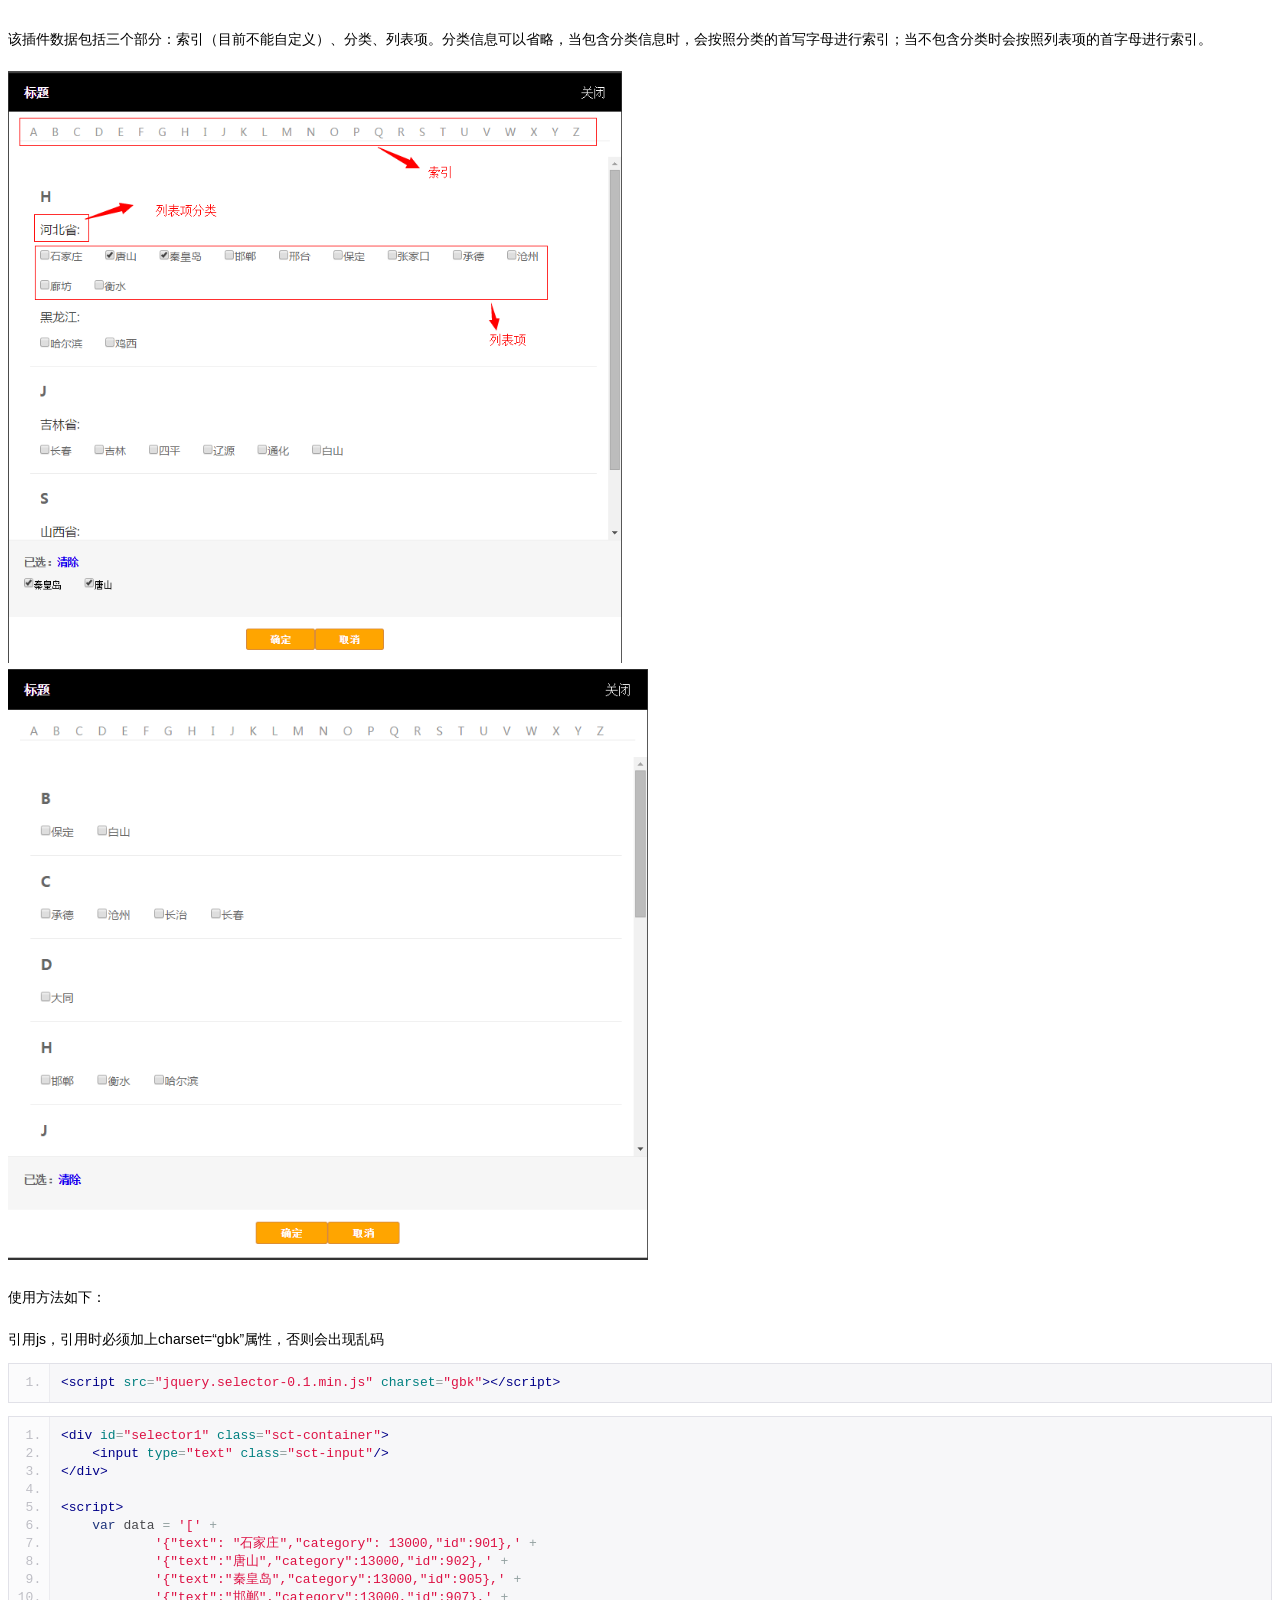
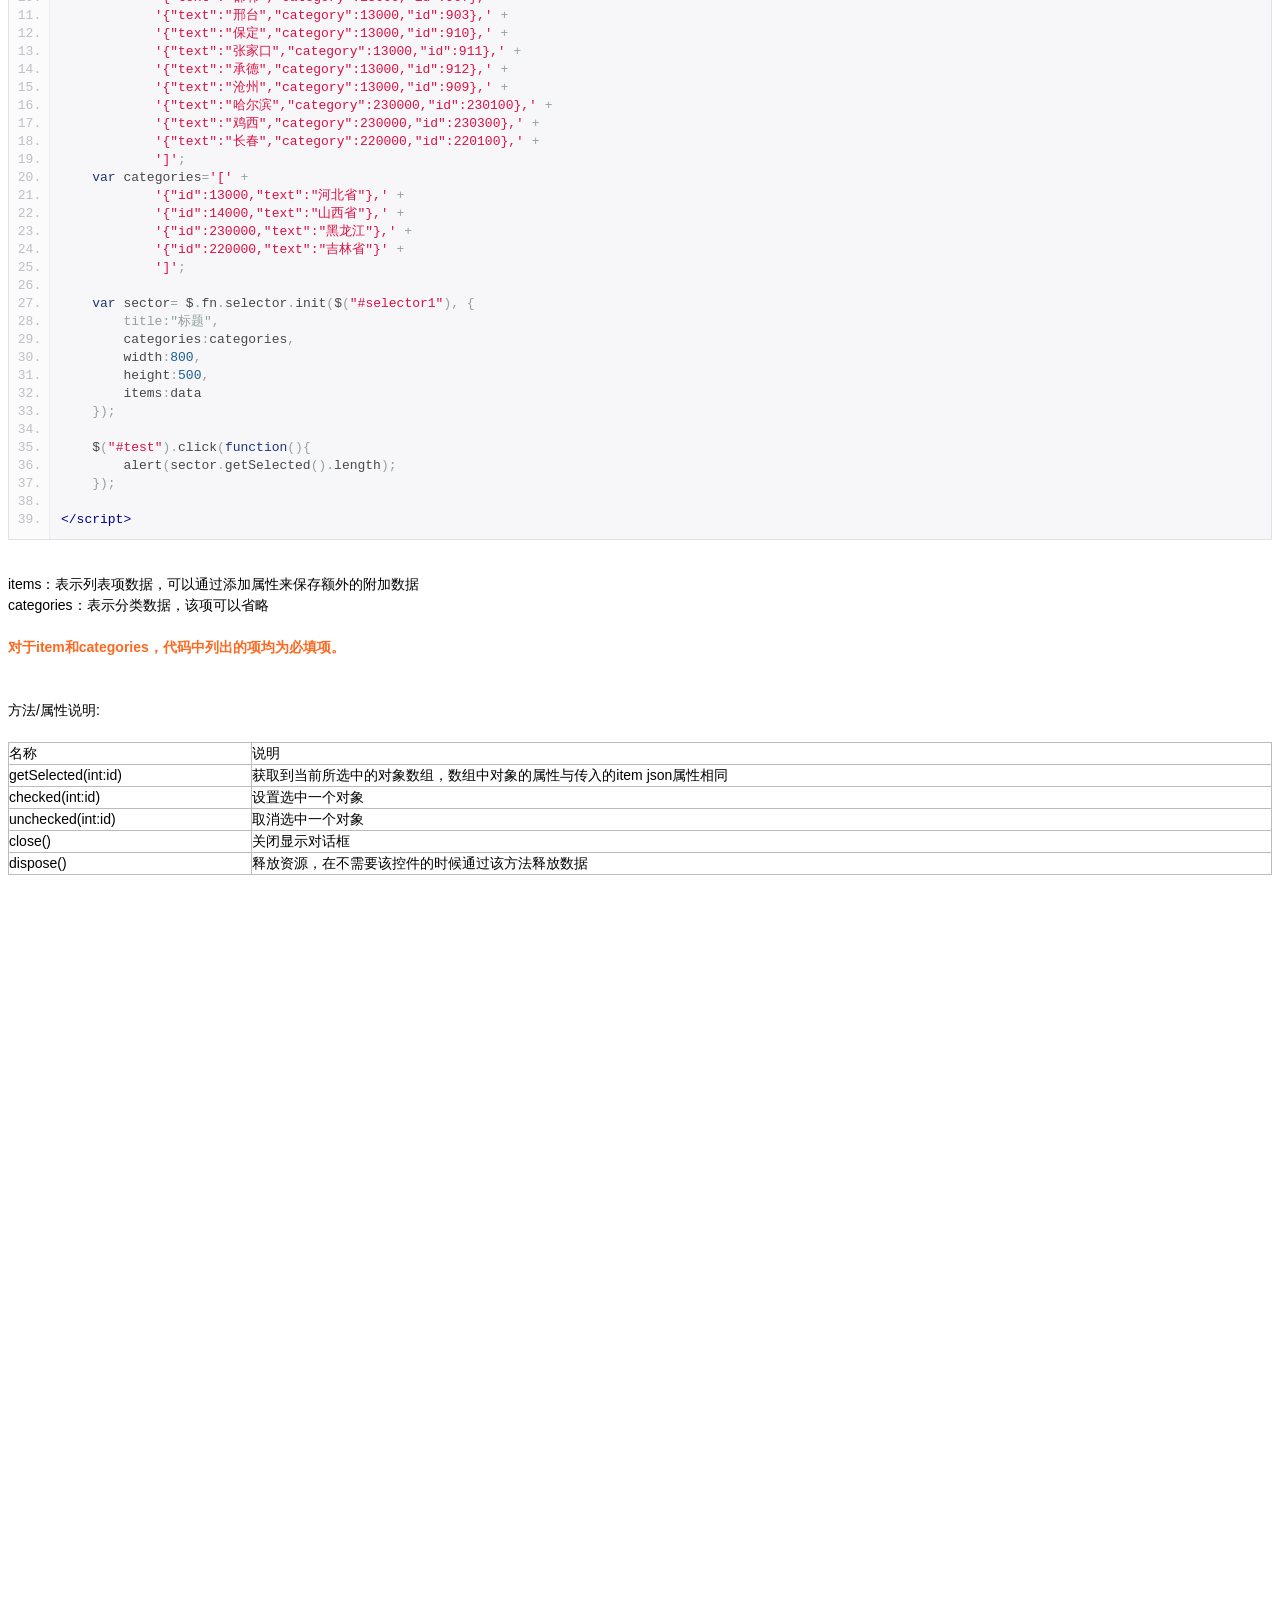
<file: Public.UserManage.Web/Scripts/jquery.selector/v0.1/doc/index.html>
﻿<!DOCTYPE html>
<html>
<head>
    <meta http-equiv="X-UA-Compatible" content="IE=8" />
    <meta http-equiv="Content-Type" content="text/html; charset=unicode">
    <!--defaultCSS-->
    <title>jquery.selector.js v1.0 帮助文档</title>





    <style type="text/css" id="wiz_todo_style_id" wiz_link_version="01.00.09">
        .wiz-todo, .wiz-todo-img {
            width: 16px;
            height: 16px;
            cursor: default;
            padding: 0 10px 0 2px;
            vertical-align: -10%;
            -webkit-user-select: none;
        }

        .wiz-todo-label {
            display: inline-block;
            padding-top: 7px;
            padding-bottom: 6px;
            line-height: 1.5;
        }

        .wiz-todo-label-checked {
            color: #666;
        }

        .wiz-todo-label-unchecked {
            text-decoration: initial;
        }

        .wiz-todo-completed-info {
            padding-left: 44px;
            display: inline-block;
        }

        .wiz-todo-avatar {
            width: 20px;
            height: 20px;
            vertical-align: -20%;
            margin-right: 10px;
            border-radius: 2px;
        }

        .wiz-todo-account, .wiz-todo-dt {
            color: #666;
        }
    </style>


    <style type="text/css" id="wiz_custom_css">
        body {
            font-family: 微软雅黑,"Microsoft YaHei", Georgia,Helvetica,Arial,sans-serif,宋体, PMingLiU,serif;
            font-size: 10.5pt;
            line-height: 1.5;
        }

        html, body {
        }

        h1 {
            font-size: 1.5em;
            font-weight: bold;
        }

        h2 {
            font-size: 1.4em;
            font-weight: bold;
        }

        h3 {
            font-size: 1.3em;
            font-weight: bold;
        }

        h4 {
            font-size: 1.2em;
            font-weight: bold;
        }

        h5 {
            font-size: 1.1em;
            font-weight: bold;
        }

        h6 {
            font-size: 1.0em;
            font-weight: bold;
        }

        img {
            border: 0;
            max-width: 100%;
            height: auto !important;
        }

        blockquote {
            margin-top: 0px;
            margin-bottom: 0px;
        }

        table {
            border-collapse: collapse;
            border: 1px solid #bbbbbb;
        }

        td {
            border-collapse: collapse;
            border: 1px solid #bbbbbb;
        }
    </style>

    <link type="text/css" rel="stylesheet" id="wiz_code_highlight_link" href="styles/wiz_code_highlight_15.css">

</head>

<body style="">
    <div><br></div><div>该插件数据包括三个部分：索引（目前不能自定义）、分类、列表项。分类信息可以省略，当包含分类信息时，会按照分类的首写字母进行索引；当不包含分类时会按照列表项的首字母进行索引。</div><br><div><img src="styles/d9cb91fc-a532-468b-8d33-bbcf6992f77b.png" border="0" alt="img1.png" name="" width="614" height="592">&nbsp; &nbsp; &nbsp; <img src="styles/4bf39ccd-0d33-488d-9dba-48da6df0b726.png" border="0" alt="img2.png" name="" width="640" height="593"><div><br></div><div>使用方法如下：</div><div><br></div><div>引用js，引用时必须加上charset=“gbk”属性，否则会出现乱码</div><div><div><pre class="prettyprint linenums prettyprinted"><ol class="linenums" style="padding-left: 0px;"><li style="list-style-type: none; padding-left: 0px;" class="L0"><code class="language-html"><span class="tag">&lt;script</span><span class="pln"> </span><span class="atn">src</span><span class="pun">=</span><span class="atv">"jquery.selector-0.1.min.js"</span><span class="pln"> </span><span class="atn">charset</span><span class="pun">=</span><span class="atv">"gbk"</span><span class="tag">&gt;&lt;/script&gt;</span></code></li></ol></pre></div></div><div><div><pre class="prettyprint linenums prettyprinted"><ol class="linenums" style="padding-left: 0px;"><li style="list-style-type: none; padding-left: 0px;" class="L0"><code class="language-html"><span class="tag">&lt;div</span><span class="pln"> </span><span class="atn">id</span><span class="pun">=</span><span class="atv">"selector1"</span><span class="pln"> </span><span class="atn">class</span><span class="pun">=</span><span class="atv">"sct-container"</span><span class="tag">&gt;</span></code></li><li style="list-style-type: none; padding-left: 0px;" class="L1"><code class="language-html"><span class="pln">    </span><span class="tag">&lt;input</span><span class="pln"> </span><span class="atn">type</span><span class="pun">=</span><span class="atv">"text"</span><span class="pln"> </span><span class="atn">class</span><span class="pun">=</span><span class="atv">"sct-input"</span><span class="tag">/&gt;</span></code></li><li style="list-style-type: none; padding-left: 0px;" class="L2"><code class="language-html"><span class="tag">&lt;/div&gt;</span></code></li><li style="list-style-type: none; padding-left: 0px;" class="L3"><code class="language-html"></code></li><li style="list-style-type: none; padding-left: 0px;" class="L4"><code class="language-html"><span class="tag">&lt;script&gt;</span></code></li><li style="list-style-type: none; padding-left: 0px;" class="L5"><code class="language-html"><span class="pln">    </span><span class="kwd">var</span><span class="pln"> data </span><span class="pun">=</span><span class="pln"> </span><span class="str">'['</span><span class="pln"> </span><span class="pun">+</span></code></li><li style="list-style-type: none; padding-left: 0px;" class="L6"><code class="language-html"><span class="pln">            </span><span class="str">'{"text": "石家庄","category": 13000,"id":901},'</span><span class="pln"> </span><span class="pun">+</span></code></li><li style="list-style-type: none; padding-left: 0px;" class="L7"><code class="language-html"><span class="pln">            </span><span class="str">'{"text":"唐山","category":13000,"id":902},'</span><span class="pln"> </span><span class="pun">+</span></code></li><li style="list-style-type: none; padding-left: 0px;" class="L8"><code class="language-html"><span class="pln">            </span><span class="str">'{"text":"秦皇岛","category":13000,"id":905},'</span><span class="pln"> </span><span class="pun">+</span></code></li><li style="list-style-type: none; padding-left: 0px;" class="L9"><code class="language-html"><span class="pln">            </span><span class="str">'{"text":"邯郸","category":13000,"id":907},'</span><span class="pln"> </span><span class="pun">+</span></code></li><li style="list-style-type: none; padding-left: 0px;" class="L0"><code class="language-html"><span class="pln">            </span><span class="str">'{"text":"邢台","category":13000,"id":903},'</span><span class="pln"> </span><span class="pun">+</span></code></li><li style="list-style-type: none; padding-left: 0px;" class="L1"><code class="language-html"><span class="pln">            </span><span class="str">'{"text":"保定","category":13000,"id":910},'</span><span class="pln"> </span><span class="pun">+</span></code></li><li style="list-style-type: none; padding-left: 0px;" class="L2"><code class="language-html"><span class="pln">            </span><span class="str">'{"text":"张家口","category":13000,"id":911},'</span><span class="pln"> </span><span class="pun">+</span></code></li><li style="list-style-type: none; padding-left: 0px;" class="L3"><code class="language-html"><span class="pln">            </span><span class="str">'{"text":"承德","category":13000,"id":912},'</span><span class="pln"> </span><span class="pun">+</span></code></li><li style="list-style-type: none; padding-left: 0px;" class="L4"><code class="language-html"><span class="pln">            </span><span class="str">'{"text":"沧州","category":13000,"id":909},'</span><span class="pln"> </span><span class="pun">+</span></code></li><li style="list-style-type: none; padding-left: 0px;" class="L5"><code class="language-html"><span class="pln">            </span><span class="str">'{"text":"哈尔滨","category":230000,"id":230100},'</span><span class="pln"> </span><span class="pun">+</span></code></li><li style="list-style-type: none; padding-left: 0px;" class="L6"><code class="language-html"><span class="pln">            </span><span class="str">'{"text":"鸡西","category":230000,"id":230300},'</span><span class="pln"> </span><span class="pun">+</span></code></li><li style="list-style-type: none; padding-left: 0px;" class="L7"><code class="language-html"><span class="pln">            </span><span class="str">'{"text":"长春","category":220000,"id":220100},'</span><span class="pln"> </span><span class="pun">+</span></code></li><li style="list-style-type: none; padding-left: 0px;" class="L8"><code class="language-html"><span class="pln">            </span><span class="str">']'</span><span class="pun">;</span></code></li><li style="list-style-type: none; padding-left: 0px;" class="L9"><code class="language-html"><span class="pln">    </span><span class="kwd">var</span><span class="pln"> categories</span><span class="pun">=</span><span class="str">'['</span><span class="pln"> </span><span class="pun">+</span></code></li><li style="list-style-type: none; padding-left: 0px;" class="L0"><code class="language-html"><span class="pln">            </span><span class="str">'{"id":13000,"text":"河北省"},'</span><span class="pln"> </span><span class="pun">+</span></code></li><li style="list-style-type: none; padding-left: 0px;" class="L1"><code class="language-html"><span class="pln">            </span><span class="str">'{"id":14000,"text":"山西省"},'</span><span class="pln"> </span><span class="pun">+</span></code></li><li style="list-style-type: none; padding-left: 0px;" class="L2"><code class="language-html"><span class="pln">            </span><span class="str">'{"id":230000,"text":"黑龙江"},'</span><span class="pln"> </span><span class="pun">+</span></code></li><li style="list-style-type: none; padding-left: 0px;" class="L3"><code class="language-html"><span class="pln">            </span><span class="str">'{"id":220000,"text":"吉林省"}'</span><span class="pln"> </span><span class="pun">+</span></code></li><li style="list-style-type: none; padding-left: 0px;" class="L4"><code class="language-html"><span class="pln">            </span><span class="str">']'</span><span class="pun">;</span></code></li><li style="list-style-type: none; padding-left: 0px;" class="L5"><code class="language-html"></code></li><li style="list-style-type: none; padding-left: 0px;" class="L6"><code class="language-html"><span class="pln">    </span><span class="kwd">var</span><span class="pln"> sector</span><span class="pun">=</span><span class="pln"> $</span><span class="pun">.</span><span class="pln">fn</span><span class="pun">.</span><span class="pln">selector</span><span class="pun">.</span><span class="pln">init</span><span class="pun">(</span><span class="pln">$</span><span class="pun">(</span><span class="str">"#selector1"</span><span class="pun">),</span><span class="pln"> </span><span class="pun">{</span></code></li><li style="list-style-type: none; padding-left: 0px;" class="L6"><code class="language-html"><span class="pun">        title:"标题",</span></code></li><li style="list-style-type: none; padding-left: 0px;" class="L7"><code class="language-html"><span class="pln">        categories</span><span class="pun">:</span><span class="pln">categories</span><span class="pun">,</span></code></li><li style="list-style-type: none; padding-left: 0px;" class="L8"><code class="language-html"><span class="pln">        width</span><span class="pun">:</span><span class="lit">800</span><span class="pun">,</span></code></li><li style="list-style-type: none; padding-left: 0px;" class="L9"><code class="language-html"><span class="pln">        height</span><span class="pun">:</span><span class="lit">500</span><span class="pun">,</span></code></li><li style="list-style-type: none; padding-left: 0px;" class="L0"><code class="language-html"><span class="pln">        items</span><span class="pun">:</span><span class="pln">data</span></code></li><li style="list-style-type: none; padding-left: 0px;" class="L1"><code class="language-html"><span class="pln">    </span><span class="pun">});</span></code></li><li style="list-style-type: none; padding-left: 0px;" class="L2"><code class="language-html"></code></li><li style="list-style-type: none; padding-left: 0px;" class="L3"><code class="language-html"><span class="pln">    $</span><span class="pun">(</span><span class="str">"#test"</span><span class="pun">).</span><span class="pln">click</span><span class="pun">(</span><span class="kwd">function</span><span class="pun">(){</span></code></li><li style="list-style-type: none; padding-left: 0px;" class="L4"><code class="language-html"><span class="pln">        alert</span><span class="pun">(</span><span class="pln">sector</span><span class="pun">.</span><span class="pln">getSelected</span><span class="pun">().</span><span class="pln">length</span><span class="pun">);</span></code></li><li style="list-style-type: none; padding-left: 0px;" class="L5"><code class="language-html"><span class="pln">    </span><span class="pun">});</span></code></li><li style="list-style-type: none; padding-left: 0px;" class="L6"><code class="language-html"></code></li><li style="list-style-type: none; padding-left: 0px;" class="L7"><code class="language-html"><span class="tag">&lt;/script&gt;</span></code></li></ol></pre></div><div><br></div></div><div>items：表示列表项数据，可以通过添加属性来保存额外的附加数据</div><div>categories：表示分类数据，该项可以省略</div><div><br></div><div><font color="#ff6820"><b>对于item和categories，代码中列出的项均为必填项。</b></font></div><div><br></div><div><span style="font-size: 10.5pt; line-height: 1.5;"><br></span></div><div>方法/属性说明:</div><div><br></div><div><table cellspacing="0" cellpadding="0" style="width: 100%;"><tbody><tr><td wiz_tag_attr_bk_color="" style="">名称</td><td wiz_tag_attr_bk_color="" style="">说明</td></tr><tr><td wiz_tag_attr_bk_color="" style="">getSelected(int:id)</td><td wiz_tag_attr_bk_color="" style="">获取到当前所选中的对象数组，数组中对象的属性与传入的item json属性相同</td></tr><tr><td wiz_tag_attr_bk_color="" style="">checked(int:id)</td><td wiz_tag_attr_bk_color="" style="">设置选中一个对象</td></tr><tr><td wiz_tag_attr_bk_color="" style="">unchecked(int:id)</td><td wiz_tag_attr_bk_color="" style="">取消选中一个对象</td></tr><tr><td wiz_tag_attr_bk_color="" style="">close()</td><td wiz_tag_attr_bk_color="" style="">关闭显示对话框</td></tr><tr><td style="" colspan="1">dispose()</td><td style="" colspan="1">释放资源，在不需要该控件的时候通过该方法释放数据</td></tr></tbody></table></div><div><br></div><div><br></div><div><br></div><div><br></div><div><br></div><div><br></div><div><br></div><div><br></div><div><br></div><div><br></div><div><br></div><div><br></div><div><br></div><div><br></div><div><br></div><div><br></div><div><br></div><div><br></div><div><br></div><div><br></div><div><br></div><div><br></div><div><br></div><div><br></div><div><br></div><div><br></div><div><br></div><div><br></div><div><br></div><div><br></div><div><br></div><div><br></div><div><br></div><div><br></div><div><br></div><div><br></div><div><br></div><div><br></div><div><br></div><div><br></div><div><br></div><div><br></div><div><br></div><div><br></div><div><br></div><div><br></div><div><br></div><div><br></div><div><br></div><div><br></div><div><br></div><div><br></div><div><br></div><div><br></div><div><br></div><div><br></div><div><br></div><div><br></div><div><br></div><div><br></div><div><br></div><div><br></div><div><br></div><div><br></div><div><br></div><div><br></div><div><br></div><div><br></div><div><br></div><div><br></div><div><br></div><div><br></div><div><br></div><div><br></div><div><br></div><div><br></div><div><br></div><div><br></div><div><br></div><div><br></div><div><br></div><div><br></div><div><br></div><div><br></div><div><br></div><div><br></div><div><br></div><div><br></div><div><br></div><div><br></div><div><br></div><div><br></div><div><br></div><div><br></div><div><br></div><div><br></div><div><br></div><div><br></div><div><br></div><div><br></div><div><br></div><div><br></div><div><br></div><div><br></div><div><br></div><div><br></div><div><br></div><div><br></div><div><br></div><div><br></div><div><br></div><div><br></div><div><br></div><div><br></div><div><br></div><div><br><div><br></div><div><br></div><div><br></div><div><br></div></div></div>
</body>
</html>
</file>
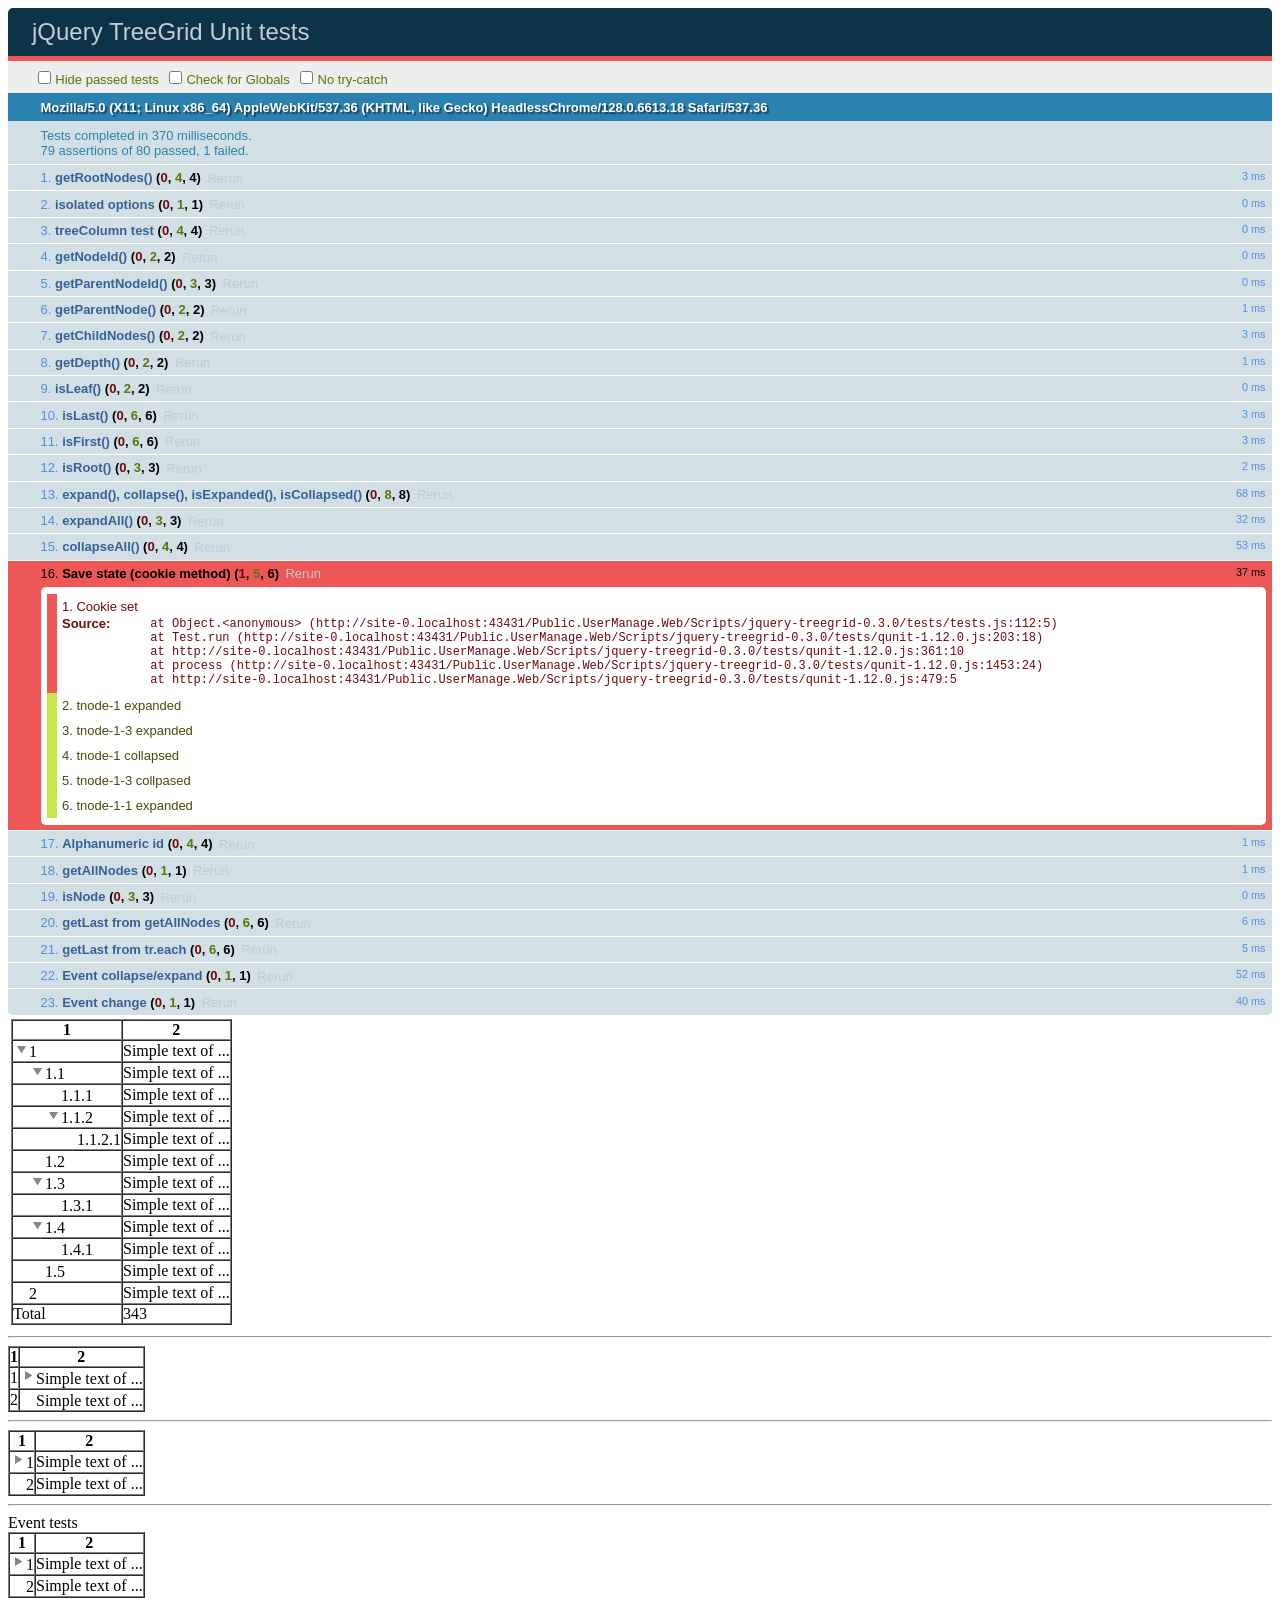
<file: Public.UserManage.Web/Scripts/jquery-treegrid-0.3.0/test.html>
<!DOCTYPE html>
<html>
    <head>
        <meta charset="utf-8">
        <title>jQuery TreeGrid Unit tests</title>
        <link rel="stylesheet" href="tests/qunit-1.12.0.css">
        <link rel="stylesheet" href="css/jquery.treegrid.css">
    </head>
    <body>
        <div id="qunit"></div>
        <div id="qunit-fixture"></div>
        <table>
            <tr>
                <td>
                    <table id='tree-1' border="1" cellpadding="0" cellspacing="0">
                        <tr id="tree-head-1">
                            <th>1</th><th>2</th>
                        </tr>
                        <tr class="treegrid-1" id="node-1">
                            <td>1</td><td>Simple text of ...</td>
                        </tr>
                        <tr class="treegrid-2 treegrid-parent-1" id="node-1-1">
                            <td>1.1</td><td>Simple text of ...</td>
                        </tr>
                        <tr class='treegrid-3 treegrid-parent-2' id="node-1-1-1">
                            <td>1.1.1</td><td>Simple text of ...</td>
                        </tr>
                        <tr class='treegrid-9 treegrid-parent-2' id="node-1-1-2">
                            <td>1.1.2</td><td>Simple text of ...</td>
                        </tr>
                        <tr class='treegrid-10 treegrid-parent-9' id="node-1-1-2-1">
                            <td>1.1.2.1</td><td>Simple text of ...</td>
                        </tr>
                        <tr class='treegrid-4 treegrid-parent-1' id="node-1-2">
                            <td>1.2</td><td>Simple text of ...</td>
                        </tr>
                        <tr class='treegrid-5 treegrid-parent-1' id="node-1-3">
                            <td>1.3</td><td>Simple text of ...</td>
                        </tr>
                        <tr class='treegrid-6 treegrid-parent-5' id="node-1-3-1">
                            <td>1.3.1</td><td>Simple text of ...</td>
                        </tr>
                        <tr class='treegrid-7 treegrid-parent-1' id="node-1-4">
                            <td>1.4</td><td>Simple text of ...</td>
                        </tr>
                        <tr class='treegrid-8 treegrid-parent-7' id="node-1-4-1">
                            <td>1.4.1</td><td>Simple text of ...</td>
                        </tr>
                        <tr class='treegrid-12 treegrid-parent-1' id="node-1-5">
                            <td>1.5</td><td>Simple text of ...</td>
                        </tr>

                        <tr class="treegrid-11" id="node-2">
                            <td>2</td><td>Simple text of ...</td>
                        </tr>
                        <tr id="tree-summary-1">
                            <td>Total</td><td>343</td>
                        </tr>

                    </table>
                </td>
            </tr>
        </table>	  
        <hr>
        <table id='tree-2' border="1" cellpadding="0" cellspacing="0">
            <tr>
                <th>1</th><th>2</th>
            </tr>
            <tr class="treegrid-1" id="tnode-1">
                <td>1</td><td>Simple text of ...</td>
            </tr>
            <tr class="treegrid-2 treegrid-parent-1" id="tnode-1-1">
                <td>1.1</td><td>Simple text of ...</td>
            </tr>
            <tr class='treegrid-3 treegrid-parent-2' id="tnode-1-1-1">
                <td>1.1.1</td><td>Simple text of ...</td>
            </tr>
            <tr class='treegrid-9 treegrid-parent-2' id="tnode-1-1-2">
                <td>1.1.2</td><td>Simple text of ...</td>
            </tr>
            <tr class='treegrid-10 treegrid-parent-9' id="tnode-1-1-2-1">
                <td>1.1.2.1</td><td>Simple text of ...</td>
            </tr>
            <tr class='treegrid-4 treegrid-parent-1' id="tnode-1-2">
                <td>1.2</td><td>Simple text of ...</td>
            </tr>
            <tr class='treegrid-5 treegrid-parent-1' id="tnode-1-3">
                <td>1.3</td><td>Simple text of ...</td>
            </tr>
            <tr class='treegrid-6 treegrid-parent-5' id="tnode-1-3-1">
                <td>1.3.1</td><td>Simple text of ...</td>
            </tr>
            <tr class='treegrid-7 treegrid-parent-1' id="tnode-1-4">
                <td>1.4</td><td>Simple text of ...</td>
            </tr>
            <tr class='treegrid-8 treegrid-parent-7' id="tnode-1-4-1">
                <td>1.4.1</td><td>Simple text of ...</td>
            </tr>
            <tr class="treegrid-11" id="tnode-2">
                <td>2</td><td>Simple text of ...</td>
            </tr>
        </table>
        <hr>

        <table id='tree-3' border="1" cellpadding="0" cellspacing="0">
            <tr>
                <th>1</th><th>2</th>
            </tr>
            <tr class="treegrid-alfa1" id="anode-1">
                <td>1</td><td>Simple text of ...</td>
            </tr>
            <tr class="treegrid-alfa2 treegrid-parent-alfa1" id="anode-1-1">
                <td>1.1</td><td>Simple text of ...</td>
            </tr>
            <tr class='treegrid-alfa3 treegrid-parent-alfa2' id="anode-1-1-1">
                <td>1.1.1</td><td>Simple text of ...</td>
            </tr>
            <tr class='treegrid-alfa9 treegrid-parent-alfa2' id="anode-1-1-2">
                <td>1.1.2</td><td>Simple text of ...</td>
            </tr>
            <tr class='treegrid-alfa10 treegrid-parent-alfa9' id="anode-1-1-2-1">
                <td>1.1.2.1</td><td>Simple text of ...</td>
            </tr>
            <tr class='treegrid-alfa4 treegrid-parent-alfa1' id="anode-1-2">
                <td>1.2</td><td>Simple text of ...</td>
            </tr>
            <tr class='treegrid-alfa5 treegrid-parent-alfa1' id="anode-1-3">
                <td>1.3</td><td>Simple text of ...</td>
            </tr>
            <tr class='treegrid-alfa6 treegrid-parent-alfa5' id="anode-1-3-1">
                <td>1.3.1</td><td>Simple text of ...</td>
            </tr>
            <tr class='treegrid-alfa7 treegrid-parent-alfa1' id="anode-1-4">
                <td>1.4</td><td>Simple text of ...</td>
            </tr>
            <tr class='treegrid-alfa8 treegrid-parent-alfa7' id="anode-1-4-1">
                <td>1.4.1</td><td>Simple text of ...</td>
            </tr>
            <tr class="treegrid-alfa11" id="anode-2">
                <td>2</td><td>Simple text of ...</td>
            </tr>
        </table>

        <hr>
        Event tests
        <table id='tree-4' border="1" cellpadding="0" cellspacing="0">
            <tr>
                <th>1</th><th>2</th>
            </tr>
            <tr class="treegrid-alfa1" id="anode-1">
                <td>1</td><td>Simple text of ...</td>
            </tr>
            <tr class="treegrid-alfa2 treegrid-parent-alfa1" id="anode-1-1">
                <td>1.1</td><td>Simple text of ...</td>
            </tr>
            <tr class='treegrid-alfa3 treegrid-parent-alfa2' id="anode-1-1-1">
                <td>1.1.1</td><td>Simple text of ...</td>
            </tr>
            <tr class='treegrid-alfa9 treegrid-parent-alfa2' id="anode-1-1-2">
                <td>1.1.2</td><td>Simple text of ...</td>
            </tr>
            <tr class='treegrid-alfa10 treegrid-parent-alfa9' id="anode-1-1-2-1">
                <td>1.1.2.1</td><td>Simple text of ...</td>
            </tr>
            <tr class='treegrid-alfa4 treegrid-parent-alfa1' id="anode-1-2">
                <td>1.2</td><td>Simple text of ...</td>
            </tr>
            <tr class='treegrid-alfa5 treegrid-parent-alfa1' id="anode-1-3">
                <td>1.3</td><td>Simple text of ...</td>
            </tr>
            <tr class='treegrid-alfa6 treegrid-parent-alfa5' id="anode-1-3-1">
                <td>1.3.1</td><td>Simple text of ...</td>
            </tr>
            <tr class='treegrid-alfa7 treegrid-parent-alfa1' id="anode-1-4">
                <td>1.4</td><td>Simple text of ...</td>
            </tr>
            <tr class='treegrid-alfa8 treegrid-parent-alfa7' id="anode-1-4-1">
                <td>1.4.1</td><td>Simple text of ...</td>
            </tr>
            <tr class="treegrid-alfa11" id="anode-2">
                <td>2</td><td>Simple text of ...</td>
            </tr>
        </table>

        <hr>
        <script src="http://ajax.googleapis.com/ajax/libs/jquery/1.10.2/jquery.min.js"></script>
        <script src="js/jquery.treegrid.min.js"></script>
        <script src="js/jquery.cookie.js"></script>
        <script>
            var globalCounter = 0;
            var saveStateName = 'state-save-4';
            $("#tree-1").treegrid({initialState: 'collapsed'});
            $("#tree-2").treegrid({treeColumn: 1, initialState: 'expanded', 'saveState': true, 'saveStateName': saveStateName});
            $("#tree-3").treegrid({initialState: 'collapsed'});
            $("#tree-4").treegrid({onChange: function() {
                    globalCounter++;
                }, onCollapse: function() {
                    globalCounter++;
                }, onExpand: function() {
                    globalCounter++;
                }});
        </script>
        <script src="tests/qunit-1.12.0.js"></script>
        <script src="tests/tests.js"></script>

    </body>
</html>
</file>
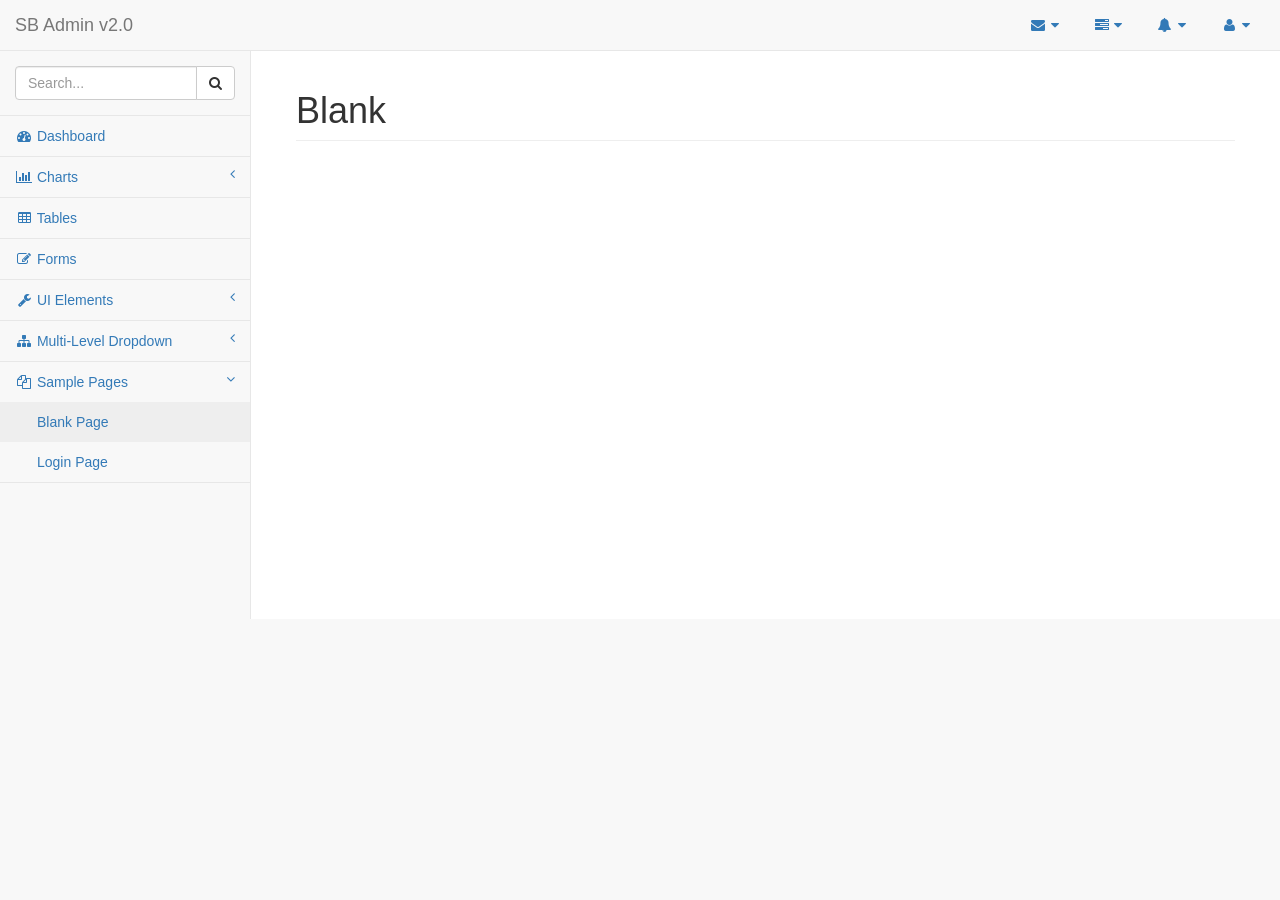
<file: Public.UserManage.Web/Content/template/pages/blank.html>
<!DOCTYPE html>
<html lang="en">

<head>

    <meta charset="utf-8">
    <meta http-equiv="X-UA-Compatible" content="IE=edge">
    <meta name="viewport" content="width=device-width, initial-scale=1">
    <meta name="description" content="">
    <meta name="author" content="">

    <title>SB Admin 2 - Bootstrap Admin Theme</title>

    <!-- Bootstrap Core CSS -->
    <link href="../vendor/bootstrap/css/bootstrap.min.css" rel="stylesheet">

    <!-- MetisMenu CSS -->
    <link href="../vendor/metisMenu/metisMenu.min.css" rel="stylesheet">

    <!-- Custom CSS -->
    <link href="../dist/css/sb-admin-2.css" rel="stylesheet">

    <!-- Custom Fonts -->
    <link href="../vendor/font-awesome/css/font-awesome.min.css" rel="stylesheet" type="text/css">

    <!-- HTML5 Shim and Respond.js IE8 support of HTML5 elements and media queries -->
    <!-- WARNING: Respond.js doesn't work if you view the page via file:// -->
    <!--[if lt IE 9]>
        <script src="https://oss.maxcdn.com/libs/html5shiv/3.7.0/html5shiv.js"></script>
        <script src="https://oss.maxcdn.com/libs/respond.js/1.4.2/respond.min.js"></script>
    <![endif]-->

</head>

<body>

    <div id="wrapper">

        <!-- Navigation -->
        <nav class="navbar navbar-default navbar-static-top" role="navigation" style="margin-bottom: 0">
            <div class="navbar-header">
                <button type="button" class="navbar-toggle" data-toggle="collapse" data-target=".navbar-collapse">
                    <span class="sr-only">Toggle navigation</span>
                    <span class="icon-bar"></span>
                    <span class="icon-bar"></span>
                    <span class="icon-bar"></span>
                </button>
                <a class="navbar-brand" href="index.html">SB Admin v2.0</a>
            </div>
            <!-- /.navbar-header -->

            <ul class="nav navbar-top-links navbar-right">
                <li class="dropdown">
                    <a class="dropdown-toggle" data-toggle="dropdown" href="#">
                        <i class="fa fa-envelope fa-fw"></i> <i class="fa fa-caret-down"></i>
                    </a>
                    <ul class="dropdown-menu dropdown-messages">
                        <li>
                            <a href="#">
                                <div>
                                    <strong>John Smith</strong>
                                    <span class="pull-right text-muted">
                                        <em>Yesterday</em>
                                    </span>
                                </div>
                                <div>Lorem ipsum dolor sit amet, consectetur adipiscing elit. Pellentesque eleifend...</div>
                            </a>
                        </li>
                        <li class="divider"></li>
                        <li>
                            <a href="#">
                                <div>
                                    <strong>John Smith</strong>
                                    <span class="pull-right text-muted">
                                        <em>Yesterday</em>
                                    </span>
                                </div>
                                <div>Lorem ipsum dolor sit amet, consectetur adipiscing elit. Pellentesque eleifend...</div>
                            </a>
                        </li>
                        <li class="divider"></li>
                        <li>
                            <a href="#">
                                <div>
                                    <strong>John Smith</strong>
                                    <span class="pull-right text-muted">
                                        <em>Yesterday</em>
                                    </span>
                                </div>
                                <div>Lorem ipsum dolor sit amet, consectetur adipiscing elit. Pellentesque eleifend...</div>
                            </a>
                        </li>
                        <li class="divider"></li>
                        <li>
                            <a class="text-center" href="#">
                                <strong>Read All Messages</strong>
                                <i class="fa fa-angle-right"></i>
                            </a>
                        </li>
                    </ul>
                    <!-- /.dropdown-messages -->
                </li>
                <!-- /.dropdown -->
                <li class="dropdown">
                    <a class="dropdown-toggle" data-toggle="dropdown" href="#">
                        <i class="fa fa-tasks fa-fw"></i> <i class="fa fa-caret-down"></i>
                    </a>
                    <ul class="dropdown-menu dropdown-tasks">
                        <li>
                            <a href="#">
                                <div>
                                    <p>
                                        <strong>Task 1</strong>
                                        <span class="pull-right text-muted">40% Complete</span>
                                    </p>
                                    <div class="progress progress-striped active">
                                        <div class="progress-bar progress-bar-success" role="progressbar" aria-valuenow="40" aria-valuemin="0" aria-valuemax="100" style="width: 40%">
                                            <span class="sr-only">40% Complete (success)</span>
                                        </div>
                                    </div>
                                </div>
                            </a>
                        </li>
                        <li class="divider"></li>
                        <li>
                            <a href="#">
                                <div>
                                    <p>
                                        <strong>Task 2</strong>
                                        <span class="pull-right text-muted">20% Complete</span>
                                    </p>
                                    <div class="progress progress-striped active">
                                        <div class="progress-bar progress-bar-info" role="progressbar" aria-valuenow="20" aria-valuemin="0" aria-valuemax="100" style="width: 20%">
                                            <span class="sr-only">20% Complete</span>
                                        </div>
                                    </div>
                                </div>
                            </a>
                        </li>
                        <li class="divider"></li>
                        <li>
                            <a href="#">
                                <div>
                                    <p>
                                        <strong>Task 3</strong>
                                        <span class="pull-right text-muted">60% Complete</span>
                                    </p>
                                    <div class="progress progress-striped active">
                                        <div class="progress-bar progress-bar-warning" role="progressbar" aria-valuenow="60" aria-valuemin="0" aria-valuemax="100" style="width: 60%">
                                            <span class="sr-only">60% Complete (warning)</span>
                                        </div>
                                    </div>
                                </div>
                            </a>
                        </li>
                        <li class="divider"></li>
                        <li>
                            <a href="#">
                                <div>
                                    <p>
                                        <strong>Task 4</strong>
                                        <span class="pull-right text-muted">80% Complete</span>
                                    </p>
                                    <div class="progress progress-striped active">
                                        <div class="progress-bar progress-bar-danger" role="progressbar" aria-valuenow="80" aria-valuemin="0" aria-valuemax="100" style="width: 80%">
                                            <span class="sr-only">80% Complete (danger)</span>
                                        </div>
                                    </div>
                                </div>
                            </a>
                        </li>
                        <li class="divider"></li>
                        <li>
                            <a class="text-center" href="#">
                                <strong>See All Tasks</strong>
                                <i class="fa fa-angle-right"></i>
                            </a>
                        </li>
                    </ul>
                    <!-- /.dropdown-tasks -->
                </li>
                <!-- /.dropdown -->
                <li class="dropdown">
                    <a class="dropdown-toggle" data-toggle="dropdown" href="#">
                        <i class="fa fa-bell fa-fw"></i> <i class="fa fa-caret-down"></i>
                    </a>
                    <ul class="dropdown-menu dropdown-alerts">
                        <li>
                            <a href="#">
                                <div>
                                    <i class="fa fa-comment fa-fw"></i> New Comment
                                    <span class="pull-right text-muted small">4 minutes ago</span>
                                </div>
                            </a>
                        </li>
                        <li class="divider"></li>
                        <li>
                            <a href="#">
                                <div>
                                    <i class="fa fa-twitter fa-fw"></i> 3 New Followers
                                    <span class="pull-right text-muted small">12 minutes ago</span>
                                </div>
                            </a>
                        </li>
                        <li class="divider"></li>
                        <li>
                            <a href="#">
                                <div>
                                    <i class="fa fa-envelope fa-fw"></i> Message Sent
                                    <span class="pull-right text-muted small">4 minutes ago</span>
                                </div>
                            </a>
                        </li>
                        <li class="divider"></li>
                        <li>
                            <a href="#">
                                <div>
                                    <i class="fa fa-tasks fa-fw"></i> New Task
                                    <span class="pull-right text-muted small">4 minutes ago</span>
                                </div>
                            </a>
                        </li>
                        <li class="divider"></li>
                        <li>
                            <a href="#">
                                <div>
                                    <i class="fa fa-upload fa-fw"></i> Server Rebooted
                                    <span class="pull-right text-muted small">4 minutes ago</span>
                                </div>
                            </a>
                        </li>
                        <li class="divider"></li>
                        <li>
                            <a class="text-center" href="#">
                                <strong>See All Alerts</strong>
                                <i class="fa fa-angle-right"></i>
                            </a>
                        </li>
                    </ul>
                    <!-- /.dropdown-alerts -->
                </li>
                <!-- /.dropdown -->
                <li class="dropdown">
                    <a class="dropdown-toggle" data-toggle="dropdown" href="#">
                        <i class="fa fa-user fa-fw"></i> <i class="fa fa-caret-down"></i>
                    </a>
                    <ul class="dropdown-menu dropdown-user">
                        <li><a href="#"><i class="fa fa-user fa-fw"></i> User Profile</a>
                        </li>
                        <li><a href="#"><i class="fa fa-gear fa-fw"></i> Settings</a>
                        </li>
                        <li class="divider"></li>
                        <li><a href="login.html"><i class="fa fa-sign-out fa-fw"></i> Logout</a>
                        </li>
                    </ul>
                    <!-- /.dropdown-user -->
                </li>
                <!-- /.dropdown -->
            </ul>
            <!-- /.navbar-top-links -->

            <div class="navbar-default sidebar" role="navigation">
                <div class="sidebar-nav navbar-collapse">
                    <ul class="nav" id="side-menu">
                        <li class="sidebar-search">
                            <div class="input-group custom-search-form">
                                <input type="text" class="form-control" placeholder="Search...">
                                <span class="input-group-btn">
                                    <button class="btn btn-default" type="button">
                                        <i class="fa fa-search"></i>
                                    </button>
                                </span>
                            </div>
                            <!-- /input-group -->
                        </li>
                        <li>
                            <a href="index.html"><i class="fa fa-dashboard fa-fw"></i> Dashboard</a>
                        </li>
                        <li>
                            <a href="#"><i class="fa fa-bar-chart-o fa-fw"></i> Charts<span class="fa arrow"></span></a>
                            <ul class="nav nav-second-level">
                                <li>
                                    <a href="flot.html">Flot Charts</a>
                                </li>
                                <li>
                                    <a href="morris.html">Morris.js Charts</a>
                                </li>
                            </ul>
                            <!-- /.nav-second-level -->
                        </li>
                        <li>
                            <a href="tables.html"><i class="fa fa-table fa-fw"></i> Tables</a>
                        </li>
                        <li>
                            <a href="forms.html"><i class="fa fa-edit fa-fw"></i> Forms</a>
                        </li>
                        <li>
                            <a href="#"><i class="fa fa-wrench fa-fw"></i> UI Elements<span class="fa arrow"></span></a>
                            <ul class="nav nav-second-level">
                                <li>
                                    <a href="panels-wells.html">Panels and Wells</a>
                                </li>
                                <li>
                                    <a href="buttons.html">Buttons</a>
                                </li>
                                <li>
                                    <a href="notifications.html">Notifications</a>
                                </li>
                                <li>
                                    <a href="typography.html">Typography</a>
                                </li>
                                <li>
                                    <a href="icons.html"> Icons</a>
                                </li>
                                <li>
                                    <a href="grid.html">Grid</a>
                                </li>
                            </ul>
                            <!-- /.nav-second-level -->
                        </li>
                        <li>
                            <a href="#"><i class="fa fa-sitemap fa-fw"></i> Multi-Level Dropdown<span class="fa arrow"></span></a>
                            <ul class="nav nav-second-level">
                                <li>
                                    <a href="#">Second Level Item</a>
                                </li>
                                <li>
                                    <a href="#">Second Level Item</a>
                                </li>
                                <li>
                                    <a href="#">Third Level <span class="fa arrow"></span></a>
                                    <ul class="nav nav-third-level">
                                        <li>
                                            <a href="#">Third Level Item</a>
                                        </li>
                                        <li>
                                            <a href="#">Third Level Item</a>
                                        </li>
                                        <li>
                                            <a href="#">Third Level Item</a>
                                        </li>
                                        <li>
                                            <a href="#">Third Level Item</a>
                                        </li>
                                    </ul>
                                    <!-- /.nav-third-level -->
                                </li>
                            </ul>
                            <!-- /.nav-second-level -->
                        </li>
                        <li class="active">
                            <a href="#"><i class="fa fa-files-o fa-fw"></i> Sample Pages<span class="fa arrow"></span></a>
                            <ul class="nav nav-second-level">
                                <li>
                                    <a class="active" href="blank.html">Blank Page</a>
                                </li>
                                <li>
                                    <a href="login.html">Login Page</a>
                                </li>
                            </ul>
                            <!-- /.nav-second-level -->
                        </li>
                    </ul>
                </div>
                <!-- /.sidebar-collapse -->
            </div>
            <!-- /.navbar-static-side -->
        </nav>

        <!-- Page Content -->
        <div id="page-wrapper">
            <div class="container-fluid">
                <div class="row">
                    <div class="col-lg-12">
                        <h1 class="page-header">Blank</h1>
                    </div>
                    <!-- /.col-lg-12 -->
                </div>
                <!-- /.row -->
            </div>
            <!-- /.container-fluid -->
        </div>
        <!-- /#page-wrapper -->

    </div>
    <!-- /#wrapper -->

    <!-- jQuery -->
    <script src="../vendor/jquery/jquery.min.js"></script>

    <!-- Bootstrap Core JavaScript -->
    <script src="../vendor/bootstrap/js/bootstrap.min.js"></script>

    <!-- Metis Menu Plugin JavaScript -->
    <script src="../vendor/metisMenu/metisMenu.min.js"></script>

    <!-- Custom Theme JavaScript -->
    <script src="../dist/js/sb-admin-2.js"></script>

</body>

</html>
</file>
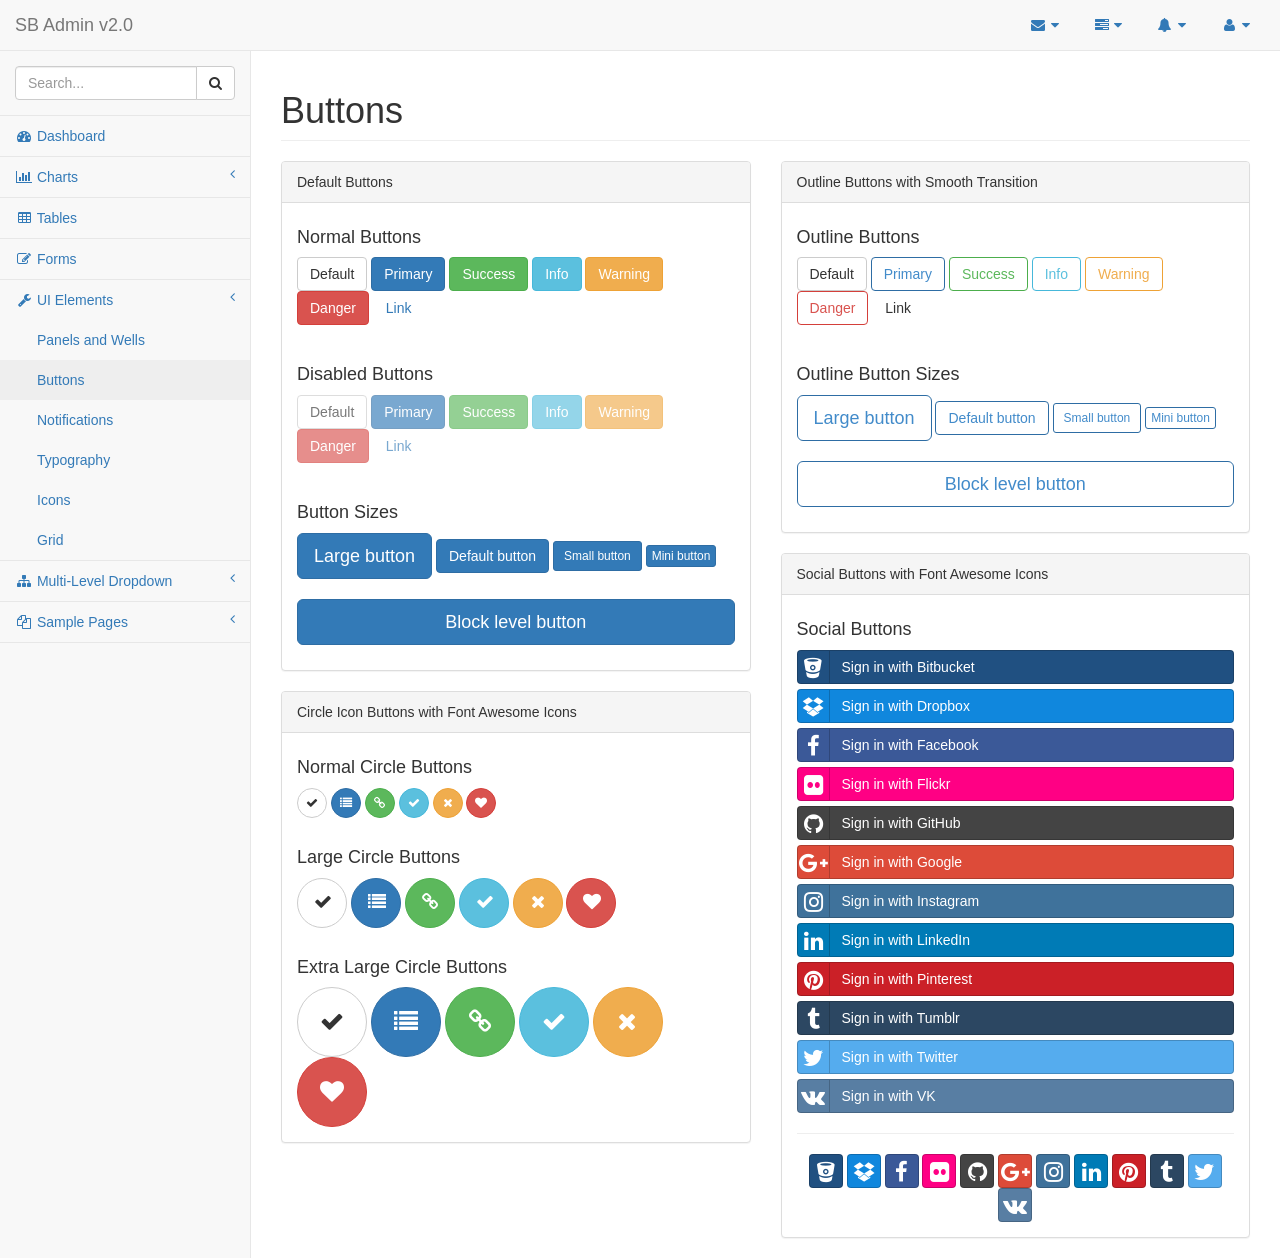
<file: Public.UserManage.Web/Content/template/pages/buttons.html>
<!DOCTYPE html>
<html lang="en">

<head>

    <meta charset="utf-8">
    <meta http-equiv="X-UA-Compatible" content="IE=edge">
    <meta name="viewport" content="width=device-width, initial-scale=1">
    <meta name="description" content="">
    <meta name="author" content="">

    <title>SB Admin 2 - Bootstrap Admin Theme</title>

    <!-- Bootstrap Core CSS -->
    <link href="../vendor/bootstrap/css/bootstrap.min.css" rel="stylesheet">

    <!-- MetisMenu CSS -->
    <link href="../vendor/metisMenu/metisMenu.min.css" rel="stylesheet">

    <!-- Social Buttons CSS -->
    <link href="../vendor/bootstrap-social/bootstrap-social.css" rel="stylesheet">

    <!-- Custom CSS -->
    <link href="../dist/css/sb-admin-2.css" rel="stylesheet">

    <!-- Custom Fonts -->
    <link href="../vendor/font-awesome/css/font-awesome.min.css" rel="stylesheet" type="text/css">

    <!-- HTML5 Shim and Respond.js IE8 support of HTML5 elements and media queries -->
    <!-- WARNING: Respond.js doesn't work if you view the page via file:// -->
    <!--[if lt IE 9]>
        <script src="https://oss.maxcdn.com/libs/html5shiv/3.7.0/html5shiv.js"></script>
        <script src="https://oss.maxcdn.com/libs/respond.js/1.4.2/respond.min.js"></script>
    <![endif]-->

</head>

<body>

    <div id="wrapper">

        <!-- Navigation -->
        <nav class="navbar navbar-default navbar-static-top" role="navigation" style="margin-bottom: 0">
            <div class="navbar-header">
                <button type="button" class="navbar-toggle" data-toggle="collapse" data-target=".navbar-collapse">
                    <span class="sr-only">Toggle navigation</span>
                    <span class="icon-bar"></span>
                    <span class="icon-bar"></span>
                    <span class="icon-bar"></span>
                </button>
                <a class="navbar-brand" href="index.html">SB Admin v2.0</a>
            </div>
            <!-- /.navbar-header -->

            <ul class="nav navbar-top-links navbar-right">
                <li class="dropdown">
                    <a class="dropdown-toggle" data-toggle="dropdown" href="#">
                        <i class="fa fa-envelope fa-fw"></i> <i class="fa fa-caret-down"></i>
                    </a>
                    <ul class="dropdown-menu dropdown-messages">
                        <li>
                            <a href="#">
                                <div>
                                    <strong>John Smith</strong>
                                    <span class="pull-right text-muted">
                                        <em>Yesterday</em>
                                    </span>
                                </div>
                                <div>Lorem ipsum dolor sit amet, consectetur adipiscing elit. Pellentesque eleifend...</div>
                            </a>
                        </li>
                        <li class="divider"></li>
                        <li>
                            <a href="#">
                                <div>
                                    <strong>John Smith</strong>
                                    <span class="pull-right text-muted">
                                        <em>Yesterday</em>
                                    </span>
                                </div>
                                <div>Lorem ipsum dolor sit amet, consectetur adipiscing elit. Pellentesque eleifend...</div>
                            </a>
                        </li>
                        <li class="divider"></li>
                        <li>
                            <a href="#">
                                <div>
                                    <strong>John Smith</strong>
                                    <span class="pull-right text-muted">
                                        <em>Yesterday</em>
                                    </span>
                                </div>
                                <div>Lorem ipsum dolor sit amet, consectetur adipiscing elit. Pellentesque eleifend...</div>
                            </a>
                        </li>
                        <li class="divider"></li>
                        <li>
                            <a class="text-center" href="#">
                                <strong>Read All Messages</strong>
                                <i class="fa fa-angle-right"></i>
                            </a>
                        </li>
                    </ul>
                    <!-- /.dropdown-messages -->
                </li>
                <!-- /.dropdown -->
                <li class="dropdown">
                    <a class="dropdown-toggle" data-toggle="dropdown" href="#">
                        <i class="fa fa-tasks fa-fw"></i> <i class="fa fa-caret-down"></i>
                    </a>
                    <ul class="dropdown-menu dropdown-tasks">
                        <li>
                            <a href="#">
                                <div>
                                    <p>
                                        <strong>Task 1</strong>
                                        <span class="pull-right text-muted">40% Complete</span>
                                    </p>
                                    <div class="progress progress-striped active">
                                        <div class="progress-bar progress-bar-success" role="progressbar" aria-valuenow="40" aria-valuemin="0" aria-valuemax="100" style="width: 40%">
                                            <span class="sr-only">40% Complete (success)</span>
                                        </div>
                                    </div>
                                </div>
                            </a>
                        </li>
                        <li class="divider"></li>
                        <li>
                            <a href="#">
                                <div>
                                    <p>
                                        <strong>Task 2</strong>
                                        <span class="pull-right text-muted">20% Complete</span>
                                    </p>
                                    <div class="progress progress-striped active">
                                        <div class="progress-bar progress-bar-info" role="progressbar" aria-valuenow="20" aria-valuemin="0" aria-valuemax="100" style="width: 20%">
                                            <span class="sr-only">20% Complete</span>
                                        </div>
                                    </div>
                                </div>
                            </a>
                        </li>
                        <li class="divider"></li>
                        <li>
                            <a href="#">
                                <div>
                                    <p>
                                        <strong>Task 3</strong>
                                        <span class="pull-right text-muted">60% Complete</span>
                                    </p>
                                    <div class="progress progress-striped active">
                                        <div class="progress-bar progress-bar-warning" role="progressbar" aria-valuenow="60" aria-valuemin="0" aria-valuemax="100" style="width: 60%">
                                            <span class="sr-only">60% Complete (warning)</span>
                                        </div>
                                    </div>
                                </div>
                            </a>
                        </li>
                        <li class="divider"></li>
                        <li>
                            <a href="#">
                                <div>
                                    <p>
                                        <strong>Task 4</strong>
                                        <span class="pull-right text-muted">80% Complete</span>
                                    </p>
                                    <div class="progress progress-striped active">
                                        <div class="progress-bar progress-bar-danger" role="progressbar" aria-valuenow="80" aria-valuemin="0" aria-valuemax="100" style="width: 80%">
                                            <span class="sr-only">80% Complete (danger)</span>
                                        </div>
                                    </div>
                                </div>
                            </a>
                        </li>
                        <li class="divider"></li>
                        <li>
                            <a class="text-center" href="#">
                                <strong>See All Tasks</strong>
                                <i class="fa fa-angle-right"></i>
                            </a>
                        </li>
                    </ul>
                    <!-- /.dropdown-tasks -->
                </li>
                <!-- /.dropdown -->
                <li class="dropdown">
                    <a class="dropdown-toggle" data-toggle="dropdown" href="#">
                        <i class="fa fa-bell fa-fw"></i> <i class="fa fa-caret-down"></i>
                    </a>
                    <ul class="dropdown-menu dropdown-alerts">
                        <li>
                            <a href="#">
                                <div>
                                    <i class="fa fa-comment fa-fw"></i> New Comment
                                    <span class="pull-right text-muted small">4 minutes ago</span>
                                </div>
                            </a>
                        </li>
                        <li class="divider"></li>
                        <li>
                            <a href="#">
                                <div>
                                    <i class="fa fa-twitter fa-fw"></i> 3 New Followers
                                    <span class="pull-right text-muted small">12 minutes ago</span>
                                </div>
                            </a>
                        </li>
                        <li class="divider"></li>
                        <li>
                            <a href="#">
                                <div>
                                    <i class="fa fa-envelope fa-fw"></i> Message Sent
                                    <span class="pull-right text-muted small">4 minutes ago</span>
                                </div>
                            </a>
                        </li>
                        <li class="divider"></li>
                        <li>
                            <a href="#">
                                <div>
                                    <i class="fa fa-tasks fa-fw"></i> New Task
                                    <span class="pull-right text-muted small">4 minutes ago</span>
                                </div>
                            </a>
                        </li>
                        <li class="divider"></li>
                        <li>
                            <a href="#">
                                <div>
                                    <i class="fa fa-upload fa-fw"></i> Server Rebooted
                                    <span class="pull-right text-muted small">4 minutes ago</span>
                                </div>
                            </a>
                        </li>
                        <li class="divider"></li>
                        <li>
                            <a class="text-center" href="#">
                                <strong>See All Alerts</strong>
                                <i class="fa fa-angle-right"></i>
                            </a>
                        </li>
                    </ul>
                    <!-- /.dropdown-alerts -->
                </li>
                <!-- /.dropdown -->
                <li class="dropdown">
                    <a class="dropdown-toggle" data-toggle="dropdown" href="#">
                        <i class="fa fa-user fa-fw"></i> <i class="fa fa-caret-down"></i>
                    </a>
                    <ul class="dropdown-menu dropdown-user">
                        <li><a href="#"><i class="fa fa-user fa-fw"></i> User Profile</a>
                        </li>
                        <li><a href="#"><i class="fa fa-gear fa-fw"></i> Settings</a>
                        </li>
                        <li class="divider"></li>
                        <li><a href="login.html"><i class="fa fa-sign-out fa-fw"></i> Logout</a>
                        </li>
                    </ul>
                    <!-- /.dropdown-user -->
                </li>
                <!-- /.dropdown -->
            </ul>
            <!-- /.navbar-top-links -->

            <div class="navbar-default sidebar" role="navigation">
                <div class="sidebar-nav navbar-collapse">
                    <ul class="nav" id="side-menu">
                        <li class="sidebar-search">
                            <div class="input-group custom-search-form">
                                <input type="text" class="form-control" placeholder="Search...">
                                <span class="input-group-btn">
                                <button class="btn btn-default" type="button">
                                    <i class="fa fa-search"></i>
                                </button>
                            </span>
                            </div>
                            <!-- /input-group -->
                        </li>
                        <li>
                            <a href="index.html"><i class="fa fa-dashboard fa-fw"></i> Dashboard</a>
                        </li>
                        <li>
                            <a href="#"><i class="fa fa-bar-chart-o fa-fw"></i> Charts<span class="fa arrow"></span></a>
                            <ul class="nav nav-second-level">
                                <li>
                                    <a href="flot.html">Flot Charts</a>
                                </li>
                                <li>
                                    <a href="morris.html">Morris.js Charts</a>
                                </li>
                            </ul>
                            <!-- /.nav-second-level -->
                        </li>
                        <li>
                            <a href="tables.html"><i class="fa fa-table fa-fw"></i> Tables</a>
                        </li>
                        <li>
                            <a href="forms.html"><i class="fa fa-edit fa-fw"></i> Forms</a>
                        </li>
                        <li>
                            <a href="#"><i class="fa fa-wrench fa-fw"></i> UI Elements<span class="fa arrow"></span></a>
                            <ul class="nav nav-second-level">
                                <li>
                                    <a href="panels-wells.html">Panels and Wells</a>
                                </li>
                                <li>
                                    <a href="buttons.html">Buttons</a>
                                </li>
                                <li>
                                    <a href="notifications.html">Notifications</a>
                                </li>
                                <li>
                                    <a href="typography.html">Typography</a>
                                </li>
                                <li>
                                    <a href="icons.html"> Icons</a>
                                </li>
                                <li>
                                    <a href="grid.html">Grid</a>
                                </li>
                            </ul>
                            <!-- /.nav-second-level -->
                        </li>
                        <li>
                            <a href="#"><i class="fa fa-sitemap fa-fw"></i> Multi-Level Dropdown<span class="fa arrow"></span></a>
                            <ul class="nav nav-second-level">
                                <li>
                                    <a href="#">Second Level Item</a>
                                </li>
                                <li>
                                    <a href="#">Second Level Item</a>
                                </li>
                                <li>
                                    <a href="#">Third Level <span class="fa arrow"></span></a>
                                    <ul class="nav nav-third-level">
                                        <li>
                                            <a href="#">Third Level Item</a>
                                        </li>
                                        <li>
                                            <a href="#">Third Level Item</a>
                                        </li>
                                        <li>
                                            <a href="#">Third Level Item</a>
                                        </li>
                                        <li>
                                            <a href="#">Third Level Item</a>
                                        </li>
                                    </ul>
                                    <!-- /.nav-third-level -->
                                </li>
                            </ul>
                            <!-- /.nav-second-level -->
                        </li>
                        <li>
                            <a href="#"><i class="fa fa-files-o fa-fw"></i> Sample Pages<span class="fa arrow"></span></a>
                            <ul class="nav nav-second-level">
                                <li>
                                    <a href="blank.html">Blank Page</a>
                                </li>
                                <li>
                                    <a href="login.html">Login Page</a>
                                </li>
                            </ul>
                            <!-- /.nav-second-level -->
                        </li>
                    </ul>
                </div>
                <!-- /.sidebar-collapse -->
            </div>
            <!-- /.navbar-static-side -->
        </nav>

        <!-- Page Content -->
        <div id="page-wrapper">
            <div class="row">
                <div class="col-lg-12">
                    <h1 class="page-header">Buttons</h1>
                </div>
                <!-- /.col-lg-12 -->
            </div>
            <!-- /.row -->
            <div class="row">
                <div class="col-lg-6">
                    <div class="panel panel-default">
                        <div class="panel-heading">
                            Default Buttons
                        </div>
                        <!-- /.panel-heading -->
                        <div class="panel-body">
                            <h4>Normal Buttons</h4>
                            <p>
                                <button type="button" class="btn btn-default">Default</button>
                                <button type="button" class="btn btn-primary">Primary</button>
                                <button type="button" class="btn btn-success">Success</button>
                                <button type="button" class="btn btn-info">Info</button>
                                <button type="button" class="btn btn-warning">Warning</button>
                                <button type="button" class="btn btn-danger">Danger</button>
                                <button type="button" class="btn btn-link">Link</button>
                            </p>
                            <br>
                            <h4>Disabled Buttons</h4>
                            <p>
                                <button type="button" class="btn btn-default disabled">Default</button>
                                <button type="button" class="btn btn-primary disabled">Primary</button>
                                <button type="button" class="btn btn-success disabled">Success</button>
                                <button type="button" class="btn btn-info disabled">Info</button>
                                <button type="button" class="btn btn-warning disabled">Warning</button>
                                <button type="button" class="btn btn-danger disabled">Danger</button>
                                <button type="button" class="btn btn-link disabled">Link</button>
                            </p>
                            <br>
                            <h4>Button Sizes</h4>
                            <p>
                                <button type="button" class="btn btn-primary btn-lg">Large button</button>
                                <button type="button" class="btn btn-primary">Default button</button>
                                <button type="button" class="btn btn-primary btn-sm">Small button</button>
                                <button type="button" class="btn btn-primary btn-xs">Mini button</button>
                                <br>
                                <br>
                                <button type="button" class="btn btn-primary btn-lg btn-block">Block level button</button>
                            </p>
                        </div>
                        <!-- /.panel-body -->
                    </div>
                    <!-- /.panel -->
                    <div class="panel panel-default">
                        <div class="panel-heading">
                            Circle Icon Buttons with Font Awesome Icons
                        </div>
                        <!-- /.panel-heading -->
                        <div class="panel-body">
                            <h4>Normal Circle Buttons</h4>
                            <button type="button" class="btn btn-default btn-circle"><i class="fa fa-check"></i>
                            </button>
                            <button type="button" class="btn btn-primary btn-circle"><i class="fa fa-list"></i>
                            </button>
                            <button type="button" class="btn btn-success btn-circle"><i class="fa fa-link"></i>
                            </button>
                            <button type="button" class="btn btn-info btn-circle"><i class="fa fa-check"></i>
                            </button>
                            <button type="button" class="btn btn-warning btn-circle"><i class="fa fa-times"></i>
                            </button>
                            <button type="button" class="btn btn-danger btn-circle"><i class="fa fa-heart"></i>
                            </button>
                            <br>
                            <br>
                            <h4>Large Circle Buttons</h4>
                            <button type="button" class="btn btn-default btn-circle btn-lg"><i class="fa fa-check"></i>
                            </button>
                            <button type="button" class="btn btn-primary btn-circle btn-lg"><i class="fa fa-list"></i>
                            </button>
                            <button type="button" class="btn btn-success btn-circle btn-lg"><i class="fa fa-link"></i>
                            </button>
                            <button type="button" class="btn btn-info btn-circle btn-lg"><i class="fa fa-check"></i>
                            </button>
                            <button type="button" class="btn btn-warning btn-circle btn-lg"><i class="fa fa-times"></i>
                            </button>
                            <button type="button" class="btn btn-danger btn-circle btn-lg"><i class="fa fa-heart"></i>
                            </button>
                            <br>
                            <br>
                            <h4>Extra Large Circle Buttons</h4>
                            <button type="button" class="btn btn-default btn-circle btn-xl"><i class="fa fa-check"></i>
                            </button>
                            <button type="button" class="btn btn-primary btn-circle btn-xl"><i class="fa fa-list"></i>
                            </button>
                            <button type="button" class="btn btn-success btn-circle btn-xl"><i class="fa fa-link"></i>
                            </button>
                            <button type="button" class="btn btn-info btn-circle btn-xl"><i class="fa fa-check"></i>
                            </button>
                            <button type="button" class="btn btn-warning btn-circle btn-xl"><i class="fa fa-times"></i>
                            </button>
                            <button type="button" class="btn btn-danger btn-circle btn-xl"><i class="fa fa-heart"></i>
                            </button>
                        </div>
                        <!-- /.panel-body -->
                    </div>
                    <!-- /.panel -->
                </div>
                <!-- /.col-lg-6 -->
                <div class="col-lg-6">
                    <div class="panel panel-default">
                        <div class="panel-heading">
                            Outline Buttons with Smooth Transition
                        </div>
                        <!-- /.panel-heading -->
                        <div class="panel-body">
                            <h4>Outline Buttons</h4>
                            <p>
                                <button type="button" class="btn btn-outline btn-default">Default</button>
                                <button type="button" class="btn btn-outline btn-primary">Primary</button>
                                <button type="button" class="btn btn-outline btn-success">Success</button>
                                <button type="button" class="btn btn-outline btn-info">Info</button>
                                <button type="button" class="btn btn-outline btn-warning">Warning</button>
                                <button type="button" class="btn btn-outline btn-danger">Danger</button>
                                <button type="button" class="btn btn-outline btn-link">Link</button>
                            </p>
                            <br>
                            <h4>Outline Button Sizes</h4>
                            <p>
                                <button type="button" class="btn btn-outline btn-primary btn-lg">Large button</button>
                                <button type="button" class="btn btn-outline btn-primary">Default button</button>
                                <button type="button" class="btn btn-outline btn-primary btn-sm">Small button</button>
                                <button type="button" class="btn btn-outline btn-primary btn-xs">Mini button</button>
                                <br>
                                <br>
                                <button type="button" class="btn btn-outline btn-primary btn-lg btn-block">Block level button</button>
                            </p>
                        </div>
                        <!-- /.panel-body -->
                    </div>
                    <!-- /.panel -->
                    <div class="panel panel-default">
                        <div class="panel-heading">
                            Social Buttons with Font Awesome Icons
                        </div>
                        <!-- /.panel-heading -->
                        <div class="panel-body">
                            <h4>Social Buttons</h4>
                            <a class="btn btn-block btn-social btn-bitbucket">
                                <i class="fa fa-bitbucket"></i> Sign in with Bitbucket
                            </a>
                            <a class="btn btn-block btn-social btn-dropbox">
                                <i class="fa fa-dropbox"></i> Sign in with Dropbox
                            </a>
                            <a class="btn btn-block btn-social btn-facebook">
                                <i class="fa fa-facebook"></i> Sign in with Facebook
                            </a>
                            <a class="btn btn-block btn-social btn-flickr">
                                <i class="fa fa-flickr"></i> Sign in with Flickr
                            </a>
                            <a class="btn btn-block btn-social btn-github">
                                <i class="fa fa-github"></i> Sign in with GitHub
                            </a>
                            <a class="btn btn-block btn-social btn-google-plus">
                                <i class="fa fa-google-plus"></i> Sign in with Google
                            </a>
                            <a class="btn btn-block btn-social btn-instagram">
                                <i class="fa fa-instagram"></i> Sign in with Instagram
                            </a>
                            <a class="btn btn-block btn-social btn-linkedin">
                                <i class="fa fa-linkedin"></i> Sign in with LinkedIn
                            </a>
                            <a class="btn btn-block btn-social btn-pinterest">
                                <i class="fa fa-pinterest"></i> Sign in with Pinterest
                            </a>
                            <a class="btn btn-block btn-social btn-tumblr">
                                <i class="fa fa-tumblr"></i> Sign in with Tumblr
                            </a>
                            <a class="btn btn-block btn-social btn-twitter">
                                <i class="fa fa-twitter"></i> Sign in with Twitter
                            </a>
                            <a class="btn btn-block btn-social btn-vk">
                                <i class="fa fa-vk"></i> Sign in with VK
                            </a>

                            <hr>

                            <div class="text-center">
                                <a class="btn btn-social-icon btn-bitbucket"><i class="fa fa-bitbucket"></i></a>
                                <a class="btn btn-social-icon btn-dropbox"><i class="fa fa-dropbox"></i></a>
                                <a class="btn btn-social-icon btn-facebook"><i class="fa fa-facebook"></i></a>
                                <a class="btn btn-social-icon btn-flickr"><i class="fa fa-flickr"></i></a>
                                <a class="btn btn-social-icon btn-github"><i class="fa fa-github"></i></a>
                                <a class="btn btn-social-icon btn-google-plus"><i class="fa fa-google-plus"></i></a>
                                <a class="btn btn-social-icon btn-instagram"><i class="fa fa-instagram"></i></a>
                                <a class="btn btn-social-icon btn-linkedin"><i class="fa fa-linkedin"></i></a>
                                <a class="btn btn-social-icon btn-pinterest"><i class="fa fa-pinterest"></i></a>
                                <a class="btn btn-social-icon btn-tumblr"><i class="fa fa-tumblr"></i></a>
                                <a class="btn btn-social-icon btn-twitter"><i class="fa fa-twitter"></i></a>
                                <a class="btn btn-social-icon btn-vk"><i class="fa fa-vk"></i></a>
                            </div>
                        </div>
                        <!-- /.panel-body -->
                    </div>
                    <!-- /.panel -->
                </div>
                <!-- /.col-lg-6 -->
            </div>
            <!-- /.row -->
        </div>
        <!-- /#page-wrapper -->

    </div>
    <!-- /#wrapper -->

    <!-- jQuery -->
    <script src="../vendor/jquery/jquery.min.js"></script>

    <!-- Bootstrap Core JavaScript -->
    <script src="../vendor/bootstrap/js/bootstrap.min.js"></script>

    <!-- Metis Menu Plugin JavaScript -->
    <script src="../vendor/metisMenu/metisMenu.min.js"></script>

    <!-- Custom Theme JavaScript -->
    <script src="../dist/js/sb-admin-2.js"></script>

</body>

</html>
</file>
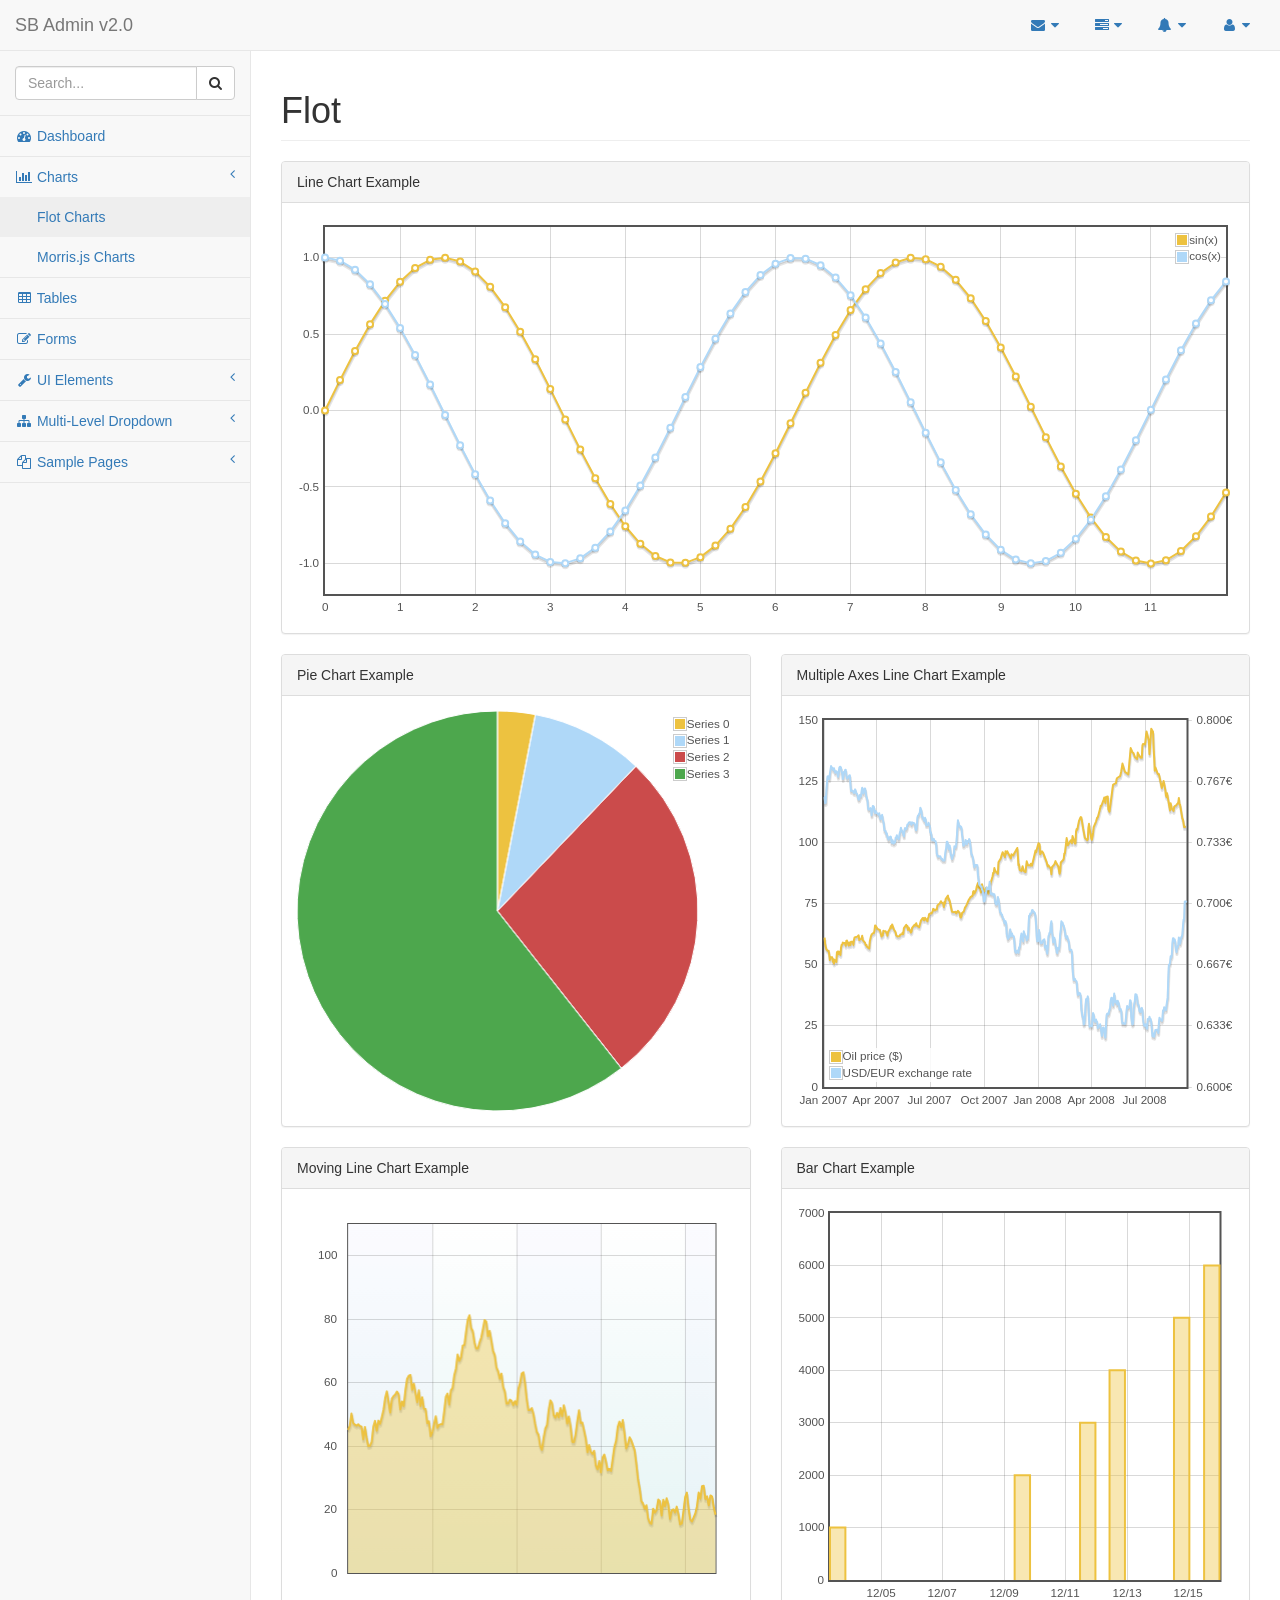
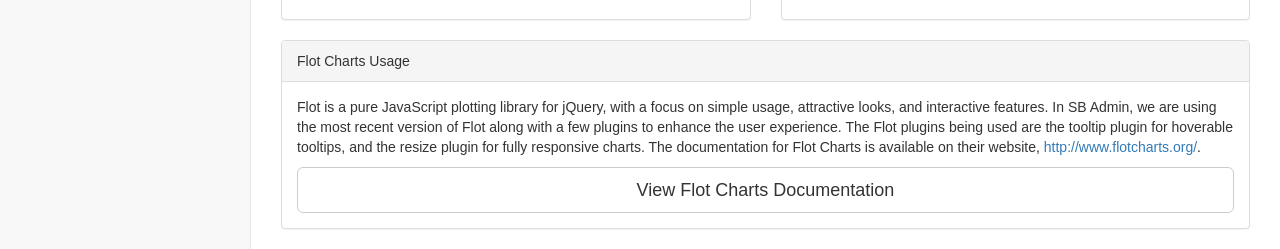
<file: Public.UserManage.Web/Content/template/pages/flot.html>
<!DOCTYPE html>
<html lang="en">

<head>

    <meta charset="utf-8">
    <meta http-equiv="X-UA-Compatible" content="IE=edge">
    <meta name="viewport" content="width=device-width, initial-scale=1">
    <meta name="description" content="">
    <meta name="author" content="">

    <title>SB Admin 2 - Bootstrap Admin Theme</title>

    <!-- Bootstrap Core CSS -->
    <link href="../vendor/bootstrap/css/bootstrap.min.css" rel="stylesheet">

    <!-- MetisMenu CSS -->
    <link href="../vendor/metisMenu/metisMenu.min.css" rel="stylesheet">

    <!-- Custom CSS -->
    <link href="../dist/css/sb-admin-2.css" rel="stylesheet">

    <!-- Morris Charts CSS -->
    <link href="../vendor/morrisjs/morris.css" rel="stylesheet">

    <!-- Custom Fonts -->
    <link href="../vendor/font-awesome/css/font-awesome.min.css" rel="stylesheet" type="text/css">

    <!-- HTML5 Shim and Respond.js IE8 support of HTML5 elements and media queries -->
    <!-- WARNING: Respond.js doesn't work if you view the page via file:// -->
    <!--[if lt IE 9]>
        <script src="https://oss.maxcdn.com/libs/html5shiv/3.7.0/html5shiv.js"></script>
        <script src="https://oss.maxcdn.com/libs/respond.js/1.4.2/respond.min.js"></script>
    <![endif]-->

</head>

<body>

    <div id="wrapper">

        <!-- Navigation -->
        <nav class="navbar navbar-default navbar-static-top" role="navigation" style="margin-bottom: 0">
            <div class="navbar-header">
                <button type="button" class="navbar-toggle" data-toggle="collapse" data-target=".navbar-collapse">
                    <span class="sr-only">Toggle navigation</span>
                    <span class="icon-bar"></span>
                    <span class="icon-bar"></span>
                    <span class="icon-bar"></span>
                </button>
                <a class="navbar-brand" href="index.html">SB Admin v2.0</a>
            </div>
            <!-- /.navbar-header -->

            <ul class="nav navbar-top-links navbar-right">
                <li class="dropdown">
                    <a class="dropdown-toggle" data-toggle="dropdown" href="#">
                        <i class="fa fa-envelope fa-fw"></i> <i class="fa fa-caret-down"></i>
                    </a>
                    <ul class="dropdown-menu dropdown-messages">
                        <li>
                            <a href="#">
                                <div>
                                    <strong>John Smith</strong>
                                    <span class="pull-right text-muted">
                                        <em>Yesterday</em>
                                    </span>
                                </div>
                                <div>Lorem ipsum dolor sit amet, consectetur adipiscing elit. Pellentesque eleifend...</div>
                            </a>
                        </li>
                        <li class="divider"></li>
                        <li>
                            <a href="#">
                                <div>
                                    <strong>John Smith</strong>
                                    <span class="pull-right text-muted">
                                        <em>Yesterday</em>
                                    </span>
                                </div>
                                <div>Lorem ipsum dolor sit amet, consectetur adipiscing elit. Pellentesque eleifend...</div>
                            </a>
                        </li>
                        <li class="divider"></li>
                        <li>
                            <a href="#">
                                <div>
                                    <strong>John Smith</strong>
                                    <span class="pull-right text-muted">
                                        <em>Yesterday</em>
                                    </span>
                                </div>
                                <div>Lorem ipsum dolor sit amet, consectetur adipiscing elit. Pellentesque eleifend...</div>
                            </a>
                        </li>
                        <li class="divider"></li>
                        <li>
                            <a class="text-center" href="#">
                                <strong>Read All Messages</strong>
                                <i class="fa fa-angle-right"></i>
                            </a>
                        </li>
                    </ul>
                    <!-- /.dropdown-messages -->
                </li>
                <!-- /.dropdown -->
                <li class="dropdown">
                    <a class="dropdown-toggle" data-toggle="dropdown" href="#">
                        <i class="fa fa-tasks fa-fw"></i> <i class="fa fa-caret-down"></i>
                    </a>
                    <ul class="dropdown-menu dropdown-tasks">
                        <li>
                            <a href="#">
                                <div>
                                    <p>
                                        <strong>Task 1</strong>
                                        <span class="pull-right text-muted">40% Complete</span>
                                    </p>
                                    <div class="progress progress-striped active">
                                        <div class="progress-bar progress-bar-success" role="progressbar" aria-valuenow="40" aria-valuemin="0" aria-valuemax="100" style="width: 40%">
                                            <span class="sr-only">40% Complete (success)</span>
                                        </div>
                                    </div>
                                </div>
                            </a>
                        </li>
                        <li class="divider"></li>
                        <li>
                            <a href="#">
                                <div>
                                    <p>
                                        <strong>Task 2</strong>
                                        <span class="pull-right text-muted">20% Complete</span>
                                    </p>
                                    <div class="progress progress-striped active">
                                        <div class="progress-bar progress-bar-info" role="progressbar" aria-valuenow="20" aria-valuemin="0" aria-valuemax="100" style="width: 20%">
                                            <span class="sr-only">20% Complete</span>
                                        </div>
                                    </div>
                                </div>
                            </a>
                        </li>
                        <li class="divider"></li>
                        <li>
                            <a href="#">
                                <div>
                                    <p>
                                        <strong>Task 3</strong>
                                        <span class="pull-right text-muted">60% Complete</span>
                                    </p>
                                    <div class="progress progress-striped active">
                                        <div class="progress-bar progress-bar-warning" role="progressbar" aria-valuenow="60" aria-valuemin="0" aria-valuemax="100" style="width: 60%">
                                            <span class="sr-only">60% Complete (warning)</span>
                                        </div>
                                    </div>
                                </div>
                            </a>
                        </li>
                        <li class="divider"></li>
                        <li>
                            <a href="#">
                                <div>
                                    <p>
                                        <strong>Task 4</strong>
                                        <span class="pull-right text-muted">80% Complete</span>
                                    </p>
                                    <div class="progress progress-striped active">
                                        <div class="progress-bar progress-bar-danger" role="progressbar" aria-valuenow="80" aria-valuemin="0" aria-valuemax="100" style="width: 80%">
                                            <span class="sr-only">80% Complete (danger)</span>
                                        </div>
                                    </div>
                                </div>
                            </a>
                        </li>
                        <li class="divider"></li>
                        <li>
                            <a class="text-center" href="#">
                                <strong>See All Tasks</strong>
                                <i class="fa fa-angle-right"></i>
                            </a>
                        </li>
                    </ul>
                    <!-- /.dropdown-tasks -->
                </li>
                <!-- /.dropdown -->
                <li class="dropdown">
                    <a class="dropdown-toggle" data-toggle="dropdown" href="#">
                        <i class="fa fa-bell fa-fw"></i> <i class="fa fa-caret-down"></i>
                    </a>
                    <ul class="dropdown-menu dropdown-alerts">
                        <li>
                            <a href="#">
                                <div>
                                    <i class="fa fa-comment fa-fw"></i> New Comment
                                    <span class="pull-right text-muted small">4 minutes ago</span>
                                </div>
                            </a>
                        </li>
                        <li class="divider"></li>
                        <li>
                            <a href="#">
                                <div>
                                    <i class="fa fa-twitter fa-fw"></i> 3 New Followers
                                    <span class="pull-right text-muted small">12 minutes ago</span>
                                </div>
                            </a>
                        </li>
                        <li class="divider"></li>
                        <li>
                            <a href="#">
                                <div>
                                    <i class="fa fa-envelope fa-fw"></i> Message Sent
                                    <span class="pull-right text-muted small">4 minutes ago</span>
                                </div>
                            </a>
                        </li>
                        <li class="divider"></li>
                        <li>
                            <a href="#">
                                <div>
                                    <i class="fa fa-tasks fa-fw"></i> New Task
                                    <span class="pull-right text-muted small">4 minutes ago</span>
                                </div>
                            </a>
                        </li>
                        <li class="divider"></li>
                        <li>
                            <a href="#">
                                <div>
                                    <i class="fa fa-upload fa-fw"></i> Server Rebooted
                                    <span class="pull-right text-muted small">4 minutes ago</span>
                                </div>
                            </a>
                        </li>
                        <li class="divider"></li>
                        <li>
                            <a class="text-center" href="#">
                                <strong>See All Alerts</strong>
                                <i class="fa fa-angle-right"></i>
                            </a>
                        </li>
                    </ul>
                    <!-- /.dropdown-alerts -->
                </li>
                <!-- /.dropdown -->
                <li class="dropdown">
                    <a class="dropdown-toggle" data-toggle="dropdown" href="#">
                        <i class="fa fa-user fa-fw"></i> <i class="fa fa-caret-down"></i>
                    </a>
                    <ul class="dropdown-menu dropdown-user">
                        <li><a href="#"><i class="fa fa-user fa-fw"></i> User Profile</a>
                        </li>
                        <li><a href="#"><i class="fa fa-gear fa-fw"></i> Settings</a>
                        </li>
                        <li class="divider"></li>
                        <li><a href="login.html"><i class="fa fa-sign-out fa-fw"></i> Logout</a>
                        </li>
                    </ul>
                    <!-- /.dropdown-user -->
                </li>
                <!-- /.dropdown -->
            </ul>
            <!-- /.navbar-top-links -->

            <div class="navbar-default sidebar" role="navigation">
                <div class="sidebar-nav navbar-collapse">
                    <ul class="nav" id="side-menu">
                        <li class="sidebar-search">
                            <div class="input-group custom-search-form">
                                <input type="text" class="form-control" placeholder="Search...">
                                <span class="input-group-btn">
                                <button class="btn btn-default" type="button">
                                    <i class="fa fa-search"></i>
                                </button>
                            </span>
                            </div>
                            <!-- /input-group -->
                        </li>
                        <li>
                            <a href="index.html"><i class="fa fa-dashboard fa-fw"></i> Dashboard</a>
                        </li>
                        <li>
                            <a href="#"><i class="fa fa-bar-chart-o fa-fw"></i> Charts<span class="fa arrow"></span></a>
                            <ul class="nav nav-second-level">
                                <li>
                                    <a href="flot.html">Flot Charts</a>
                                </li>
                                <li>
                                    <a href="morris.html">Morris.js Charts</a>
                                </li>
                            </ul>
                            <!-- /.nav-second-level -->
                        </li>
                        <li>
                            <a href="tables.html"><i class="fa fa-table fa-fw"></i> Tables</a>
                        </li>
                        <li>
                            <a href="forms.html"><i class="fa fa-edit fa-fw"></i> Forms</a>
                        </li>
                        <li>
                            <a href="#"><i class="fa fa-wrench fa-fw"></i> UI Elements<span class="fa arrow"></span></a>
                            <ul class="nav nav-second-level">
                                <li>
                                    <a href="panels-wells.html">Panels and Wells</a>
                                </li>
                                <li>
                                    <a href="buttons.html">Buttons</a>
                                </li>
                                <li>
                                    <a href="notifications.html">Notifications</a>
                                </li>
                                <li>
                                    <a href="typography.html">Typography</a>
                                </li>
                                <li>
                                    <a href="icons.html"> Icons</a>
                                </li>
                                <li>
                                    <a href="grid.html">Grid</a>
                                </li>
                            </ul>
                            <!-- /.nav-second-level -->
                        </li>
                        <li>
                            <a href="#"><i class="fa fa-sitemap fa-fw"></i> Multi-Level Dropdown<span class="fa arrow"></span></a>
                            <ul class="nav nav-second-level">
                                <li>
                                    <a href="#">Second Level Item</a>
                                </li>
                                <li>
                                    <a href="#">Second Level Item</a>
                                </li>
                                <li>
                                    <a href="#">Third Level <span class="fa arrow"></span></a>
                                    <ul class="nav nav-third-level">
                                        <li>
                                            <a href="#">Third Level Item</a>
                                        </li>
                                        <li>
                                            <a href="#">Third Level Item</a>
                                        </li>
                                        <li>
                                            <a href="#">Third Level Item</a>
                                        </li>
                                        <li>
                                            <a href="#">Third Level Item</a>
                                        </li>
                                    </ul>
                                    <!-- /.nav-third-level -->
                                </li>
                            </ul>
                            <!-- /.nav-second-level -->
                        </li>
                        <li>
                            <a href="#"><i class="fa fa-files-o fa-fw"></i> Sample Pages<span class="fa arrow"></span></a>
                            <ul class="nav nav-second-level">
                                <li>
                                    <a href="blank.html">Blank Page</a>
                                </li>
                                <li>
                                    <a href="login.html">Login Page</a>
                                </li>
                            </ul>
                            <!-- /.nav-second-level -->
                        </li>
                    </ul>
                </div>
                <!-- /.sidebar-collapse -->
            </div>
            <!-- /.navbar-static-side -->
        </nav>

        <div id="page-wrapper">
            <div class="row">
                <div class="col-lg-12">
                    <h1 class="page-header">Flot</h1>
                </div>
                <!-- /.col-lg-12 -->
            </div>
            <!-- /.row -->
            <div class="row">
                <div class="col-lg-12">
                    <div class="panel panel-default">
                        <div class="panel-heading">
                            Line Chart Example
                        </div>
                        <!-- /.panel-heading -->
                        <div class="panel-body">
                            <div class="flot-chart">
                                <div class="flot-chart-content" id="flot-line-chart"></div>
                            </div>
                        </div>
                        <!-- /.panel-body -->
                    </div>
                    <!-- /.panel -->
                </div>
                <!-- /.col-lg-12 -->
                <div class="col-lg-6">
                    <div class="panel panel-default">
                        <div class="panel-heading">
                            Pie Chart Example
                        </div>
                        <!-- /.panel-heading -->
                        <div class="panel-body">
                            <div class="flot-chart">
                                <div class="flot-chart-content" id="flot-pie-chart"></div>
                            </div>
                        </div>
                        <!-- /.panel-body -->
                    </div>
                    <!-- /.panel -->
                </div>
                <!-- /.col-lg-6 -->
                <div class="col-lg-6">
                    <div class="panel panel-default">
                        <div class="panel-heading">
                            Multiple Axes Line Chart Example
                        </div>
                        <!-- /.panel-heading -->
                        <div class="panel-body">
                            <div class="flot-chart">
                                <div class="flot-chart-content" id="flot-line-chart-multi"></div>
                            </div>
                        </div>
                        <!-- /.panel-body -->
                    </div>
                    <!-- /.panel -->
                </div>
                <!-- /.col-lg-6 -->
                <div class="col-lg-6">
                    <div class="panel panel-default">
                        <div class="panel-heading">
                            Moving Line Chart Example
                        </div>
                        <!-- /.panel-heading -->
                        <div class="panel-body">
                            <div class="flot-chart">
                                <div class="flot-chart-content" id="flot-line-chart-moving"></div>
                            </div>
                        </div>
                        <!-- /.panel-body -->
                    </div>
                    <!-- /.panel -->
                </div>
                <!-- /.col-lg-6 -->
                <div class="col-lg-6">
                    <div class="panel panel-default">
                        <div class="panel-heading">
                            Bar Chart Example
                        </div>
                        <!-- /.panel-heading -->
                        <div class="panel-body">
                            <div class="flot-chart">
                                <div class="flot-chart-content" id="flot-bar-chart"></div>
                            </div>
                        </div>
                        <!-- /.panel-body -->
                    </div>
                    <!-- /.panel -->
                </div>
                <!-- /.col-lg-6 -->
                <div class="col-lg-12">
                    <div class="panel panel-default">
                        <div class="panel-heading">
                            Flot Charts Usage
                        </div>
                        <!-- /.panel-heading -->
                        <div class="panel-body">
                            <p>Flot is a pure JavaScript plotting library for jQuery, with a focus on simple usage, attractive looks, and interactive features. In SB Admin, we are using the most recent version of Flot along with a few plugins to enhance the user experience. The Flot plugins being used are the tooltip plugin for hoverable tooltips, and the resize plugin for fully responsive charts. The documentation for Flot Charts is available on their website, <a target="_blank" href="http://www.flotcharts.org/">http://www.flotcharts.org/</a>.</p>
                            <a target="_blank" class="btn btn-default btn-lg btn-block" href="http://www.flotcharts.org/">View Flot Charts Documentation</a>
                        </div>
                        <!-- /.panel-body -->
                    </div>
                    <!-- /.panel -->
                </div>
                <!-- /.col-lg-6 -->
            </div>
            <!-- /.row -->
        </div>
        <!-- /#page-wrapper -->

    </div>
    <!-- /#wrapper -->

    <!-- jQuery -->
    <script src="../vendor/jquery/jquery.min.js"></script>

    <!-- Bootstrap Core JavaScript -->
    <script src="../vendor/bootstrap/js/bootstrap.min.js"></script>

    <!-- Metis Menu Plugin JavaScript -->
    <script src="../vendor/metisMenu/metisMenu.min.js"></script>

    <!-- Flot Charts JavaScript -->
    <script src="../vendor/flot/excanvas.min.js"></script>
    <script src="../vendor/flot/jquery.flot.js"></script>
    <script src="../vendor/flot/jquery.flot.pie.js"></script>
    <script src="../vendor/flot/jquery.flot.resize.js"></script>
    <script src="../vendor/flot/jquery.flot.time.js"></script>
    <script src="../vendor/flot-tooltip/jquery.flot.tooltip.min.js"></script>
    <script src="../data/flot-data.js"></script>

    <!-- Custom Theme JavaScript -->
    <script src="../dist/js/sb-admin-2.js"></script>

</body>

</html>
</file>
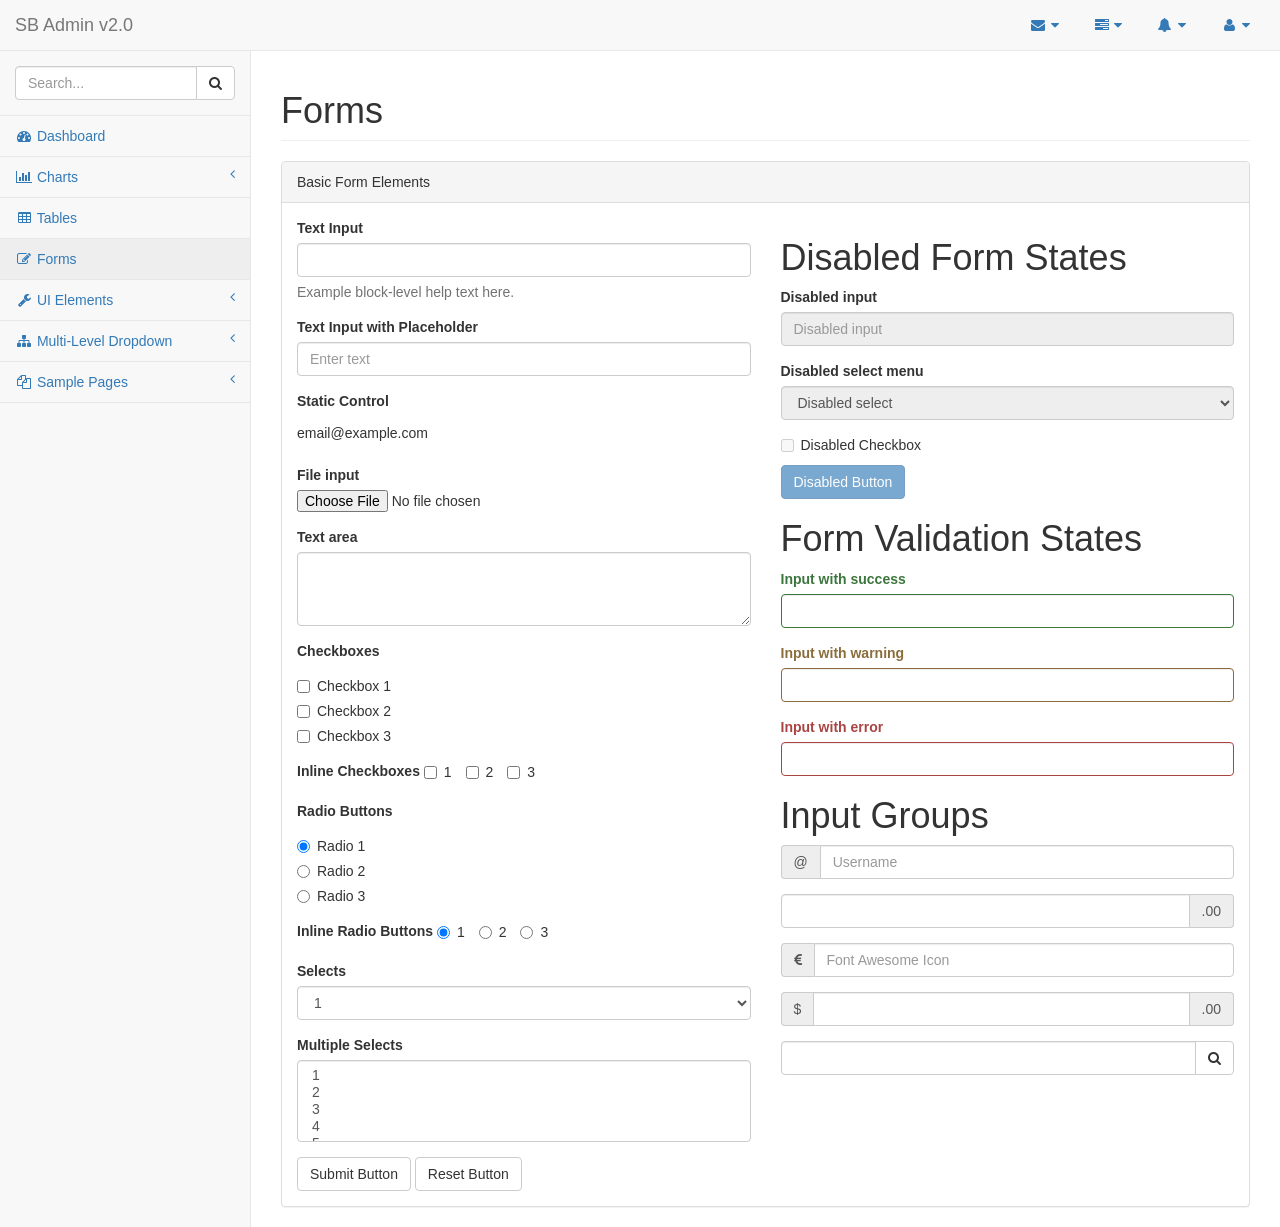
<file: Public.UserManage.Web/Content/template/pages/forms.html>
<!DOCTYPE html>
<html lang="en">

<head>

    <meta charset="utf-8">
    <meta http-equiv="X-UA-Compatible" content="IE=edge">
    <meta name="viewport" content="width=device-width, initial-scale=1">
    <meta name="description" content="">
    <meta name="author" content="">

    <title>SB Admin 2 - Bootstrap Admin Theme</title>

    <!-- Bootstrap Core CSS -->
    <link href="../vendor/bootstrap/css/bootstrap.min.css" rel="stylesheet">

    <!-- MetisMenu CSS -->
    <link href="../vendor/metisMenu/metisMenu.min.css" rel="stylesheet">

    <!-- Custom CSS -->
    <link href="../dist/css/sb-admin-2.css" rel="stylesheet">

    <!-- Custom Fonts -->
    <link href="../vendor/font-awesome/css/font-awesome.min.css" rel="stylesheet" type="text/css">

    <!-- HTML5 Shim and Respond.js IE8 support of HTML5 elements and media queries -->
    <!-- WARNING: Respond.js doesn't work if you view the page via file:// -->
    <!--[if lt IE 9]>
        <script src="https://oss.maxcdn.com/libs/html5shiv/3.7.0/html5shiv.js"></script>
        <script src="https://oss.maxcdn.com/libs/respond.js/1.4.2/respond.min.js"></script>
    <![endif]-->

</head>

<body>

    <div id="wrapper">

        <!-- Navigation -->
        <nav class="navbar navbar-default navbar-static-top" role="navigation" style="margin-bottom: 0">
            <div class="navbar-header">
                <button type="button" class="navbar-toggle" data-toggle="collapse" data-target=".navbar-collapse">
                    <span class="sr-only">Toggle navigation</span>
                    <span class="icon-bar"></span>
                    <span class="icon-bar"></span>
                    <span class="icon-bar"></span>
                </button>
                <a class="navbar-brand" href="index.html">SB Admin v2.0</a>
            </div>
            <!-- /.navbar-header -->

            <ul class="nav navbar-top-links navbar-right">
                <li class="dropdown">
                    <a class="dropdown-toggle" data-toggle="dropdown" href="#">
                        <i class="fa fa-envelope fa-fw"></i> <i class="fa fa-caret-down"></i>
                    </a>
                    <ul class="dropdown-menu dropdown-messages">
                        <li>
                            <a href="#">
                                <div>
                                    <strong>John Smith</strong>
                                    <span class="pull-right text-muted">
                                        <em>Yesterday</em>
                                    </span>
                                </div>
                                <div>Lorem ipsum dolor sit amet, consectetur adipiscing elit. Pellentesque eleifend...</div>
                            </a>
                        </li>
                        <li class="divider"></li>
                        <li>
                            <a href="#">
                                <div>
                                    <strong>John Smith</strong>
                                    <span class="pull-right text-muted">
                                        <em>Yesterday</em>
                                    </span>
                                </div>
                                <div>Lorem ipsum dolor sit amet, consectetur adipiscing elit. Pellentesque eleifend...</div>
                            </a>
                        </li>
                        <li class="divider"></li>
                        <li>
                            <a href="#">
                                <div>
                                    <strong>John Smith</strong>
                                    <span class="pull-right text-muted">
                                        <em>Yesterday</em>
                                    </span>
                                </div>
                                <div>Lorem ipsum dolor sit amet, consectetur adipiscing elit. Pellentesque eleifend...</div>
                            </a>
                        </li>
                        <li class="divider"></li>
                        <li>
                            <a class="text-center" href="#">
                                <strong>Read All Messages</strong>
                                <i class="fa fa-angle-right"></i>
                            </a>
                        </li>
                    </ul>
                    <!-- /.dropdown-messages -->
                </li>
                <!-- /.dropdown -->
                <li class="dropdown">
                    <a class="dropdown-toggle" data-toggle="dropdown" href="#">
                        <i class="fa fa-tasks fa-fw"></i> <i class="fa fa-caret-down"></i>
                    </a>
                    <ul class="dropdown-menu dropdown-tasks">
                        <li>
                            <a href="#">
                                <div>
                                    <p>
                                        <strong>Task 1</strong>
                                        <span class="pull-right text-muted">40% Complete</span>
                                    </p>
                                    <div class="progress progress-striped active">
                                        <div class="progress-bar progress-bar-success" role="progressbar" aria-valuenow="40" aria-valuemin="0" aria-valuemax="100" style="width: 40%">
                                            <span class="sr-only">40% Complete (success)</span>
                                        </div>
                                    </div>
                                </div>
                            </a>
                        </li>
                        <li class="divider"></li>
                        <li>
                            <a href="#">
                                <div>
                                    <p>
                                        <strong>Task 2</strong>
                                        <span class="pull-right text-muted">20% Complete</span>
                                    </p>
                                    <div class="progress progress-striped active">
                                        <div class="progress-bar progress-bar-info" role="progressbar" aria-valuenow="20" aria-valuemin="0" aria-valuemax="100" style="width: 20%">
                                            <span class="sr-only">20% Complete</span>
                                        </div>
                                    </div>
                                </div>
                            </a>
                        </li>
                        <li class="divider"></li>
                        <li>
                            <a href="#">
                                <div>
                                    <p>
                                        <strong>Task 3</strong>
                                        <span class="pull-right text-muted">60% Complete</span>
                                    </p>
                                    <div class="progress progress-striped active">
                                        <div class="progress-bar progress-bar-warning" role="progressbar" aria-valuenow="60" aria-valuemin="0" aria-valuemax="100" style="width: 60%">
                                            <span class="sr-only">60% Complete (warning)</span>
                                        </div>
                                    </div>
                                </div>
                            </a>
                        </li>
                        <li class="divider"></li>
                        <li>
                            <a href="#">
                                <div>
                                    <p>
                                        <strong>Task 4</strong>
                                        <span class="pull-right text-muted">80% Complete</span>
                                    </p>
                                    <div class="progress progress-striped active">
                                        <div class="progress-bar progress-bar-danger" role="progressbar" aria-valuenow="80" aria-valuemin="0" aria-valuemax="100" style="width: 80%">
                                            <span class="sr-only">80% Complete (danger)</span>
                                        </div>
                                    </div>
                                </div>
                            </a>
                        </li>
                        <li class="divider"></li>
                        <li>
                            <a class="text-center" href="#">
                                <strong>See All Tasks</strong>
                                <i class="fa fa-angle-right"></i>
                            </a>
                        </li>
                    </ul>
                    <!-- /.dropdown-tasks -->
                </li>
                <!-- /.dropdown -->
                <li class="dropdown">
                    <a class="dropdown-toggle" data-toggle="dropdown" href="#">
                        <i class="fa fa-bell fa-fw"></i> <i class="fa fa-caret-down"></i>
                    </a>
                    <ul class="dropdown-menu dropdown-alerts">
                        <li>
                            <a href="#">
                                <div>
                                    <i class="fa fa-comment fa-fw"></i> New Comment
                                    <span class="pull-right text-muted small">4 minutes ago</span>
                                </div>
                            </a>
                        </li>
                        <li class="divider"></li>
                        <li>
                            <a href="#">
                                <div>
                                    <i class="fa fa-twitter fa-fw"></i> 3 New Followers
                                    <span class="pull-right text-muted small">12 minutes ago</span>
                                </div>
                            </a>
                        </li>
                        <li class="divider"></li>
                        <li>
                            <a href="#">
                                <div>
                                    <i class="fa fa-envelope fa-fw"></i> Message Sent
                                    <span class="pull-right text-muted small">4 minutes ago</span>
                                </div>
                            </a>
                        </li>
                        <li class="divider"></li>
                        <li>
                            <a href="#">
                                <div>
                                    <i class="fa fa-tasks fa-fw"></i> New Task
                                    <span class="pull-right text-muted small">4 minutes ago</span>
                                </div>
                            </a>
                        </li>
                        <li class="divider"></li>
                        <li>
                            <a href="#">
                                <div>
                                    <i class="fa fa-upload fa-fw"></i> Server Rebooted
                                    <span class="pull-right text-muted small">4 minutes ago</span>
                                </div>
                            </a>
                        </li>
                        <li class="divider"></li>
                        <li>
                            <a class="text-center" href="#">
                                <strong>See All Alerts</strong>
                                <i class="fa fa-angle-right"></i>
                            </a>
                        </li>
                    </ul>
                    <!-- /.dropdown-alerts -->
                </li>
                <!-- /.dropdown -->
                <li class="dropdown">
                    <a class="dropdown-toggle" data-toggle="dropdown" href="#">
                        <i class="fa fa-user fa-fw"></i> <i class="fa fa-caret-down"></i>
                    </a>
                    <ul class="dropdown-menu dropdown-user">
                        <li><a href="#"><i class="fa fa-user fa-fw"></i> User Profile</a>
                        </li>
                        <li><a href="#"><i class="fa fa-gear fa-fw"></i> Settings</a>
                        </li>
                        <li class="divider"></li>
                        <li><a href="login.html"><i class="fa fa-sign-out fa-fw"></i> Logout</a>
                        </li>
                    </ul>
                    <!-- /.dropdown-user -->
                </li>
                <!-- /.dropdown -->
            </ul>
            <!-- /.navbar-top-links -->

            <div class="navbar-default sidebar" role="navigation">
                <div class="sidebar-nav navbar-collapse">
                    <ul class="nav" id="side-menu">
                        <li class="sidebar-search">
                            <div class="input-group custom-search-form">
                                <input type="text" class="form-control" placeholder="Search...">
                                <span class="input-group-btn">
                                <button class="btn btn-default" type="button">
                                    <i class="fa fa-search"></i>
                                </button>
                            </span>
                            </div>
                            <!-- /input-group -->
                        </li>
                        <li>
                            <a href="index.html"><i class="fa fa-dashboard fa-fw"></i> Dashboard</a>
                        </li>
                        <li>
                            <a href="#"><i class="fa fa-bar-chart-o fa-fw"></i> Charts<span class="fa arrow"></span></a>
                            <ul class="nav nav-second-level">
                                <li>
                                    <a href="flot.html">Flot Charts</a>
                                </li>
                                <li>
                                    <a href="morris.html">Morris.js Charts</a>
                                </li>
                            </ul>
                            <!-- /.nav-second-level -->
                        </li>
                        <li>
                            <a href="tables.html"><i class="fa fa-table fa-fw"></i> Tables</a>
                        </li>
                        <li>
                            <a href="forms.html"><i class="fa fa-edit fa-fw"></i> Forms</a>
                        </li>
                        <li>
                            <a href="#"><i class="fa fa-wrench fa-fw"></i> UI Elements<span class="fa arrow"></span></a>
                            <ul class="nav nav-second-level">
                                <li>
                                    <a href="panels-wells.html">Panels and Wells</a>
                                </li>
                                <li>
                                    <a href="buttons.html">Buttons</a>
                                </li>
                                <li>
                                    <a href="notifications.html">Notifications</a>
                                </li>
                                <li>
                                    <a href="typography.html">Typography</a>
                                </li>
                                <li>
                                    <a href="icons.html"> Icons</a>
                                </li>
                                <li>
                                    <a href="grid.html">Grid</a>
                                </li>
                            </ul>
                            <!-- /.nav-second-level -->
                        </li>
                        <li>
                            <a href="#"><i class="fa fa-sitemap fa-fw"></i> Multi-Level Dropdown<span class="fa arrow"></span></a>
                            <ul class="nav nav-second-level">
                                <li>
                                    <a href="#">Second Level Item</a>
                                </li>
                                <li>
                                    <a href="#">Second Level Item</a>
                                </li>
                                <li>
                                    <a href="#">Third Level <span class="fa arrow"></span></a>
                                    <ul class="nav nav-third-level">
                                        <li>
                                            <a href="#">Third Level Item</a>
                                        </li>
                                        <li>
                                            <a href="#">Third Level Item</a>
                                        </li>
                                        <li>
                                            <a href="#">Third Level Item</a>
                                        </li>
                                        <li>
                                            <a href="#">Third Level Item</a>
                                        </li>
                                    </ul>
                                    <!-- /.nav-third-level -->
                                </li>
                            </ul>
                            <!-- /.nav-second-level -->
                        </li>
                        <li>
                            <a href="#"><i class="fa fa-files-o fa-fw"></i> Sample Pages<span class="fa arrow"></span></a>
                            <ul class="nav nav-second-level">
                                <li>
                                    <a href="blank.html">Blank Page</a>
                                </li>
                                <li>
                                    <a href="login.html">Login Page</a>
                                </li>
                            </ul>
                            <!-- /.nav-second-level -->
                        </li>
                    </ul>
                </div>
                <!-- /.sidebar-collapse -->
            </div>
            <!-- /.navbar-static-side -->
        </nav>

        <div id="page-wrapper">
            <div class="row">
                <div class="col-lg-12">
                    <h1 class="page-header">Forms</h1>
                </div>
                <!-- /.col-lg-12 -->
            </div>
            <!-- /.row -->
            <div class="row">
                <div class="col-lg-12">
                    <div class="panel panel-default">
                        <div class="panel-heading">
                            Basic Form Elements
                        </div>
                        <div class="panel-body">
                            <div class="row">
                                <div class="col-lg-6">
                                    <form role="form">
                                        <div class="form-group">
                                            <label>Text Input</label>
                                            <input class="form-control">
                                            <p class="help-block">Example block-level help text here.</p>
                                        </div>
                                        <div class="form-group">
                                            <label>Text Input with Placeholder</label>
                                            <input class="form-control" placeholder="Enter text">
                                        </div>
                                        <div class="form-group">
                                            <label>Static Control</label>
                                            <p class="form-control-static">email@example.com</p>
                                        </div>
                                        <div class="form-group">
                                            <label>File input</label>
                                            <input type="file">
                                        </div>
                                        <div class="form-group">
                                            <label>Text area</label>
                                            <textarea class="form-control" rows="3"></textarea>
                                        </div>
                                        <div class="form-group">
                                            <label>Checkboxes</label>
                                            <div class="checkbox">
                                                <label>
                                                    <input type="checkbox" value="">Checkbox 1
                                                </label>
                                            </div>
                                            <div class="checkbox">
                                                <label>
                                                    <input type="checkbox" value="">Checkbox 2
                                                </label>
                                            </div>
                                            <div class="checkbox">
                                                <label>
                                                    <input type="checkbox" value="">Checkbox 3
                                                </label>
                                            </div>
                                        </div>
                                        <div class="form-group">
                                            <label>Inline Checkboxes</label>
                                            <label class="checkbox-inline">
                                                <input type="checkbox">1
                                            </label>
                                            <label class="checkbox-inline">
                                                <input type="checkbox">2
                                            </label>
                                            <label class="checkbox-inline">
                                                <input type="checkbox">3
                                            </label>
                                        </div>
                                        <div class="form-group">
                                            <label>Radio Buttons</label>
                                            <div class="radio">
                                                <label>
                                                    <input type="radio" name="optionsRadios" id="optionsRadios1" value="option1" checked>Radio 1
                                                </label>
                                            </div>
                                            <div class="radio">
                                                <label>
                                                    <input type="radio" name="optionsRadios" id="optionsRadios2" value="option2">Radio 2
                                                </label>
                                            </div>
                                            <div class="radio">
                                                <label>
                                                    <input type="radio" name="optionsRadios" id="optionsRadios3" value="option3">Radio 3
                                                </label>
                                            </div>
                                        </div>
                                        <div class="form-group">
                                            <label>Inline Radio Buttons</label>
                                            <label class="radio-inline">
                                                <input type="radio" name="optionsRadiosInline" id="optionsRadiosInline1" value="option1" checked>1
                                            </label>
                                            <label class="radio-inline">
                                                <input type="radio" name="optionsRadiosInline" id="optionsRadiosInline2" value="option2">2
                                            </label>
                                            <label class="radio-inline">
                                                <input type="radio" name="optionsRadiosInline" id="optionsRadiosInline3" value="option3">3
                                            </label>
                                        </div>
                                        <div class="form-group">
                                            <label>Selects</label>
                                            <select class="form-control">
                                                <option>1</option>
                                                <option>2</option>
                                                <option>3</option>
                                                <option>4</option>
                                                <option>5</option>
                                            </select>
                                        </div>
                                        <div class="form-group">
                                            <label>Multiple Selects</label>
                                            <select multiple class="form-control">
                                                <option>1</option>
                                                <option>2</option>
                                                <option>3</option>
                                                <option>4</option>
                                                <option>5</option>
                                            </select>
                                        </div>
                                        <button type="submit" class="btn btn-default">Submit Button</button>
                                        <button type="reset" class="btn btn-default">Reset Button</button>
                                    </form>
                                </div>
                                <!-- /.col-lg-6 (nested) -->
                                <div class="col-lg-6">
                                    <h1>Disabled Form States</h1>
                                    <form role="form">
                                        <fieldset disabled>
                                            <div class="form-group">
                                                <label for="disabledSelect">Disabled input</label>
                                                <input class="form-control" id="disabledInput" type="text" placeholder="Disabled input" disabled>
                                            </div>
                                            <div class="form-group">
                                                <label for="disabledSelect">Disabled select menu</label>
                                                <select id="disabledSelect" class="form-control">
                                                    <option>Disabled select</option>
                                                </select>
                                            </div>
                                            <div class="checkbox">
                                                <label>
                                                    <input type="checkbox">Disabled Checkbox
                                                </label>
                                            </div>
                                            <button type="submit" class="btn btn-primary">Disabled Button</button>
                                        </fieldset>
                                    </form>
                                    <h1>Form Validation States</h1>
                                    <form role="form">
                                        <div class="form-group has-success">
                                            <label class="control-label" for="inputSuccess">Input with success</label>
                                            <input type="text" class="form-control" id="inputSuccess">
                                        </div>
                                        <div class="form-group has-warning">
                                            <label class="control-label" for="inputWarning">Input with warning</label>
                                            <input type="text" class="form-control" id="inputWarning">
                                        </div>
                                        <div class="form-group has-error">
                                            <label class="control-label" for="inputError">Input with error</label>
                                            <input type="text" class="form-control" id="inputError">
                                        </div>
                                    </form>
                                    <h1>Input Groups</h1>
                                    <form role="form">
                                        <div class="form-group input-group">
                                            <span class="input-group-addon">@</span>
                                            <input type="text" class="form-control" placeholder="Username">
                                        </div>
                                        <div class="form-group input-group">
                                            <input type="text" class="form-control">
                                            <span class="input-group-addon">.00</span>
                                        </div>
                                        <div class="form-group input-group">
                                            <span class="input-group-addon"><i class="fa fa-eur"></i>
                                            </span>
                                            <input type="text" class="form-control" placeholder="Font Awesome Icon">
                                        </div>
                                        <div class="form-group input-group">
                                            <span class="input-group-addon">$</span>
                                            <input type="text" class="form-control">
                                            <span class="input-group-addon">.00</span>
                                        </div>
                                        <div class="form-group input-group">
                                            <input type="text" class="form-control">
                                            <span class="input-group-btn">
                                                <button class="btn btn-default" type="button"><i class="fa fa-search"></i>
                                                </button>
                                            </span>
                                        </div>
                                    </form>
                                </div>
                                <!-- /.col-lg-6 (nested) -->
                            </div>
                            <!-- /.row (nested) -->
                        </div>
                        <!-- /.panel-body -->
                    </div>
                    <!-- /.panel -->
                </div>
                <!-- /.col-lg-12 -->
            </div>
            <!-- /.row -->
        </div>
        <!-- /#page-wrapper -->

    </div>
    <!-- /#wrapper -->

    <!-- jQuery -->
    <script src="../vendor/jquery/jquery.min.js"></script>

    <!-- Bootstrap Core JavaScript -->
    <script src="../vendor/bootstrap/js/bootstrap.min.js"></script>

    <!-- Metis Menu Plugin JavaScript -->
    <script src="../vendor/metisMenu/metisMenu.min.js"></script>

    <!-- Custom Theme JavaScript -->
    <script src="../dist/js/sb-admin-2.js"></script>

</body>

</html>
</file>
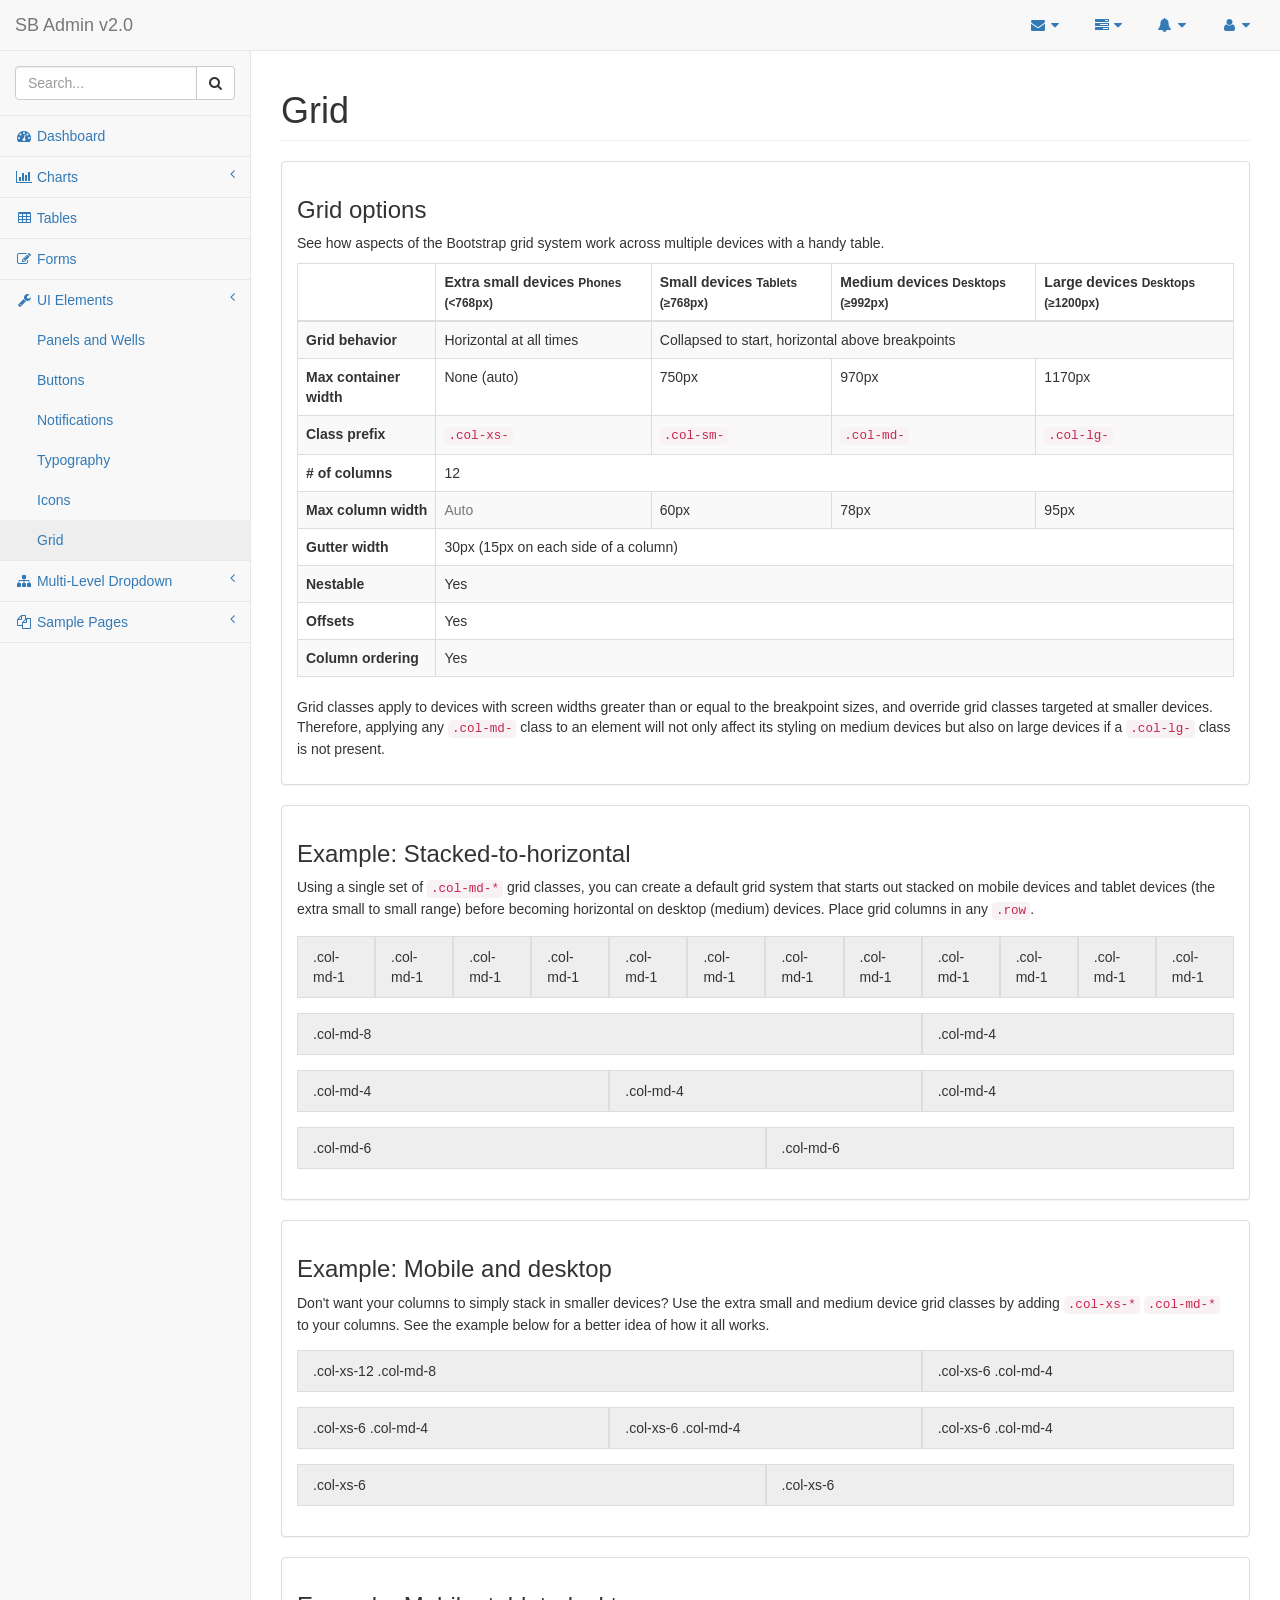
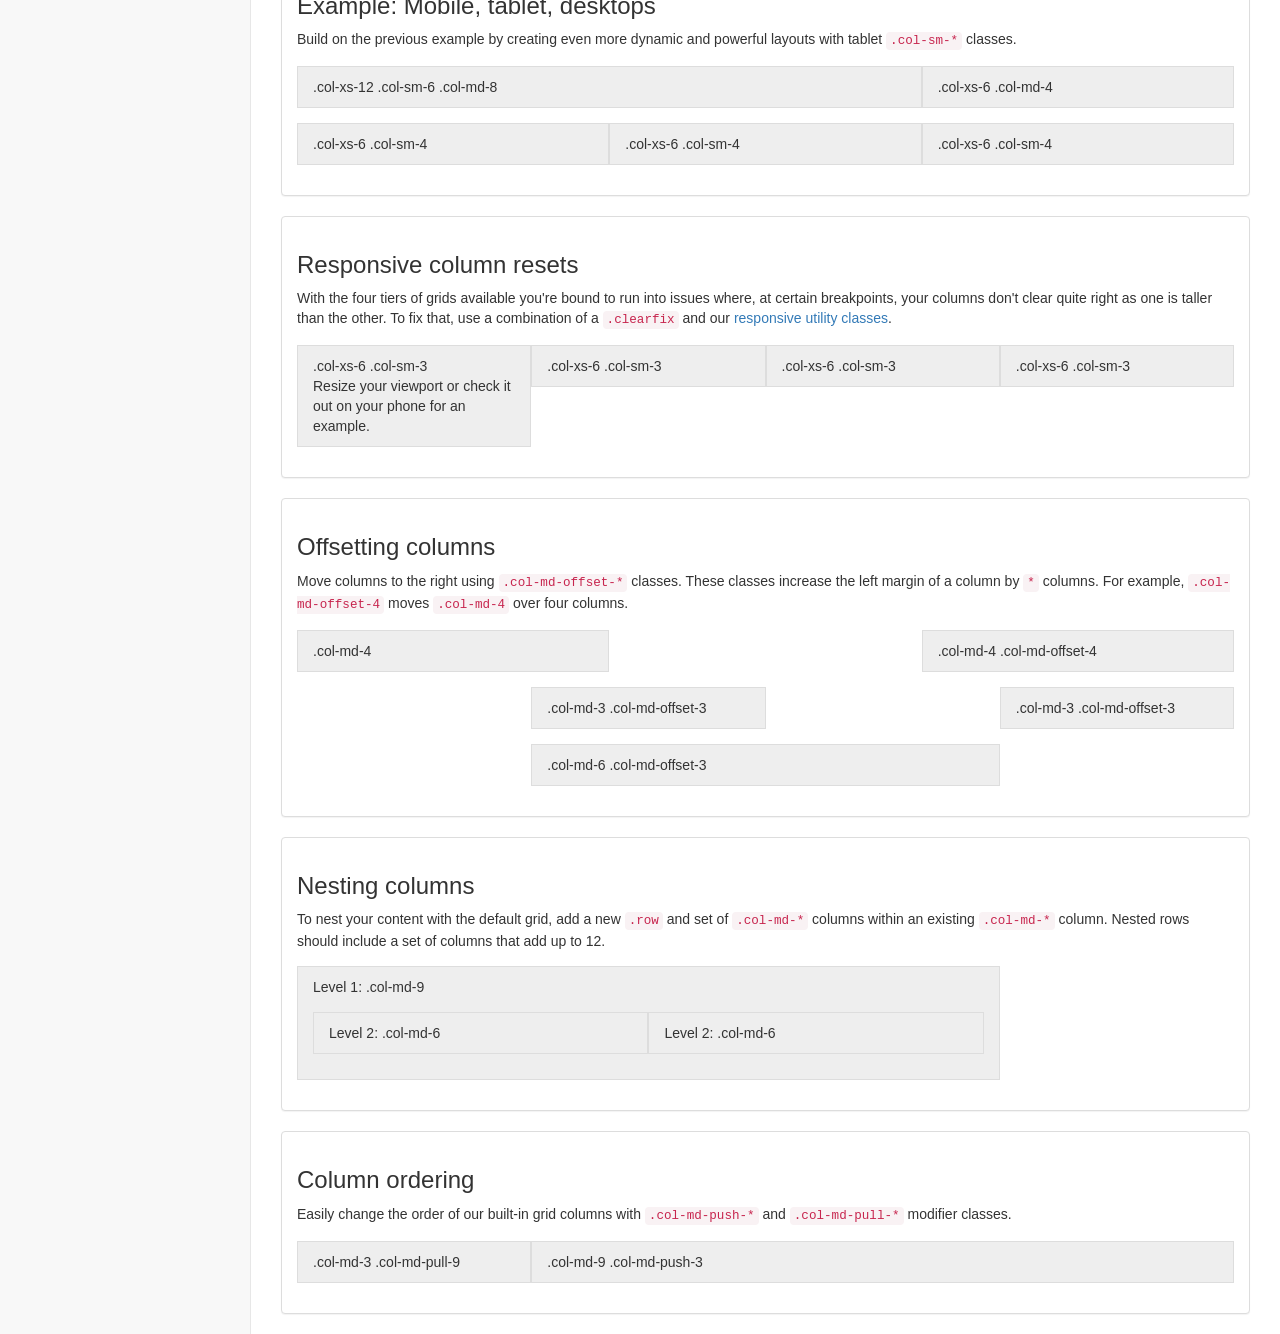
<file: Public.UserManage.Web/Content/template/pages/grid.html>
<!DOCTYPE html>
<html lang="en">

<head>

    <meta charset="utf-8">
    <meta http-equiv="X-UA-Compatible" content="IE=edge">
    <meta name="viewport" content="width=device-width, initial-scale=1">
    <meta name="description" content="">
    <meta name="author" content="">

    <title>SB Admin 2 - Bootstrap Admin Theme</title>

    <!-- Bootstrap Core CSS -->
    <link href="../vendor/bootstrap/css/bootstrap.min.css" rel="stylesheet">

    <!-- MetisMenu CSS -->
    <link href="../vendor/metisMenu/metisMenu.min.css" rel="stylesheet">

    <!-- Custom CSS -->
    <link href="../dist/css/sb-admin-2.css" rel="stylesheet">

    <!-- Custom Fonts -->
    <link href="../vendor/font-awesome/css/font-awesome.min.css" rel="stylesheet" type="text/css">

    <!-- HTML5 Shim and Respond.js IE8 support of HTML5 elements and media queries -->
    <!-- WARNING: Respond.js doesn't work if you view the page via file:// -->
    <!--[if lt IE 9]>
        <script src="https://oss.maxcdn.com/libs/html5shiv/3.7.0/html5shiv.js"></script>
        <script src="https://oss.maxcdn.com/libs/respond.js/1.4.2/respond.min.js"></script>
    <![endif]-->

</head>

<body>

    <div id="wrapper">

        <!-- Navigation -->
        <nav class="navbar navbar-default navbar-static-top" role="navigation" style="margin-bottom: 0">
            <div class="navbar-header">
                <button type="button" class="navbar-toggle" data-toggle="collapse" data-target=".navbar-collapse">
                    <span class="sr-only">Toggle navigation</span>
                    <span class="icon-bar"></span>
                    <span class="icon-bar"></span>
                    <span class="icon-bar"></span>
                </button>
                <a class="navbar-brand" href="index.html">SB Admin v2.0</a>
            </div>
            <!-- /.navbar-header -->

            <ul class="nav navbar-top-links navbar-right">
                <li class="dropdown">
                    <a class="dropdown-toggle" data-toggle="dropdown" href="#">
                        <i class="fa fa-envelope fa-fw"></i> <i class="fa fa-caret-down"></i>
                    </a>
                    <ul class="dropdown-menu dropdown-messages">
                        <li>
                            <a href="#">
                                <div>
                                    <strong>John Smith</strong>
                                    <span class="pull-right text-muted">
                                        <em>Yesterday</em>
                                    </span>
                                </div>
                                <div>Lorem ipsum dolor sit amet, consectetur adipiscing elit. Pellentesque eleifend...</div>
                            </a>
                        </li>
                        <li class="divider"></li>
                        <li>
                            <a href="#">
                                <div>
                                    <strong>John Smith</strong>
                                    <span class="pull-right text-muted">
                                        <em>Yesterday</em>
                                    </span>
                                </div>
                                <div>Lorem ipsum dolor sit amet, consectetur adipiscing elit. Pellentesque eleifend...</div>
                            </a>
                        </li>
                        <li class="divider"></li>
                        <li>
                            <a href="#">
                                <div>
                                    <strong>John Smith</strong>
                                    <span class="pull-right text-muted">
                                        <em>Yesterday</em>
                                    </span>
                                </div>
                                <div>Lorem ipsum dolor sit amet, consectetur adipiscing elit. Pellentesque eleifend...</div>
                            </a>
                        </li>
                        <li class="divider"></li>
                        <li>
                            <a class="text-center" href="#">
                                <strong>Read All Messages</strong>
                                <i class="fa fa-angle-right"></i>
                            </a>
                        </li>
                    </ul>
                    <!-- /.dropdown-messages -->
                </li>
                <!-- /.dropdown -->
                <li class="dropdown">
                    <a class="dropdown-toggle" data-toggle="dropdown" href="#">
                        <i class="fa fa-tasks fa-fw"></i> <i class="fa fa-caret-down"></i>
                    </a>
                    <ul class="dropdown-menu dropdown-tasks">
                        <li>
                            <a href="#">
                                <div>
                                    <p>
                                        <strong>Task 1</strong>
                                        <span class="pull-right text-muted">40% Complete</span>
                                    </p>
                                    <div class="progress progress-striped active">
                                        <div class="progress-bar progress-bar-success" role="progressbar" aria-valuenow="40" aria-valuemin="0" aria-valuemax="100" style="width: 40%">
                                            <span class="sr-only">40% Complete (success)</span>
                                        </div>
                                    </div>
                                </div>
                            </a>
                        </li>
                        <li class="divider"></li>
                        <li>
                            <a href="#">
                                <div>
                                    <p>
                                        <strong>Task 2</strong>
                                        <span class="pull-right text-muted">20% Complete</span>
                                    </p>
                                    <div class="progress progress-striped active">
                                        <div class="progress-bar progress-bar-info" role="progressbar" aria-valuenow="20" aria-valuemin="0" aria-valuemax="100" style="width: 20%">
                                            <span class="sr-only">20% Complete</span>
                                        </div>
                                    </div>
                                </div>
                            </a>
                        </li>
                        <li class="divider"></li>
                        <li>
                            <a href="#">
                                <div>
                                    <p>
                                        <strong>Task 3</strong>
                                        <span class="pull-right text-muted">60% Complete</span>
                                    </p>
                                    <div class="progress progress-striped active">
                                        <div class="progress-bar progress-bar-warning" role="progressbar" aria-valuenow="60" aria-valuemin="0" aria-valuemax="100" style="width: 60%">
                                            <span class="sr-only">60% Complete (warning)</span>
                                        </div>
                                    </div>
                                </div>
                            </a>
                        </li>
                        <li class="divider"></li>
                        <li>
                            <a href="#">
                                <div>
                                    <p>
                                        <strong>Task 4</strong>
                                        <span class="pull-right text-muted">80% Complete</span>
                                    </p>
                                    <div class="progress progress-striped active">
                                        <div class="progress-bar progress-bar-danger" role="progressbar" aria-valuenow="80" aria-valuemin="0" aria-valuemax="100" style="width: 80%">
                                            <span class="sr-only">80% Complete (danger)</span>
                                        </div>
                                    </div>
                                </div>
                            </a>
                        </li>
                        <li class="divider"></li>
                        <li>
                            <a class="text-center" href="#">
                                <strong>See All Tasks</strong>
                                <i class="fa fa-angle-right"></i>
                            </a>
                        </li>
                    </ul>
                    <!-- /.dropdown-tasks -->
                </li>
                <!-- /.dropdown -->
                <li class="dropdown">
                    <a class="dropdown-toggle" data-toggle="dropdown" href="#">
                        <i class="fa fa-bell fa-fw"></i> <i class="fa fa-caret-down"></i>
                    </a>
                    <ul class="dropdown-menu dropdown-alerts">
                        <li>
                            <a href="#">
                                <div>
                                    <i class="fa fa-comment fa-fw"></i> New Comment
                                    <span class="pull-right text-muted small">4 minutes ago</span>
                                </div>
                            </a>
                        </li>
                        <li class="divider"></li>
                        <li>
                            <a href="#">
                                <div>
                                    <i class="fa fa-twitter fa-fw"></i> 3 New Followers
                                    <span class="pull-right text-muted small">12 minutes ago</span>
                                </div>
                            </a>
                        </li>
                        <li class="divider"></li>
                        <li>
                            <a href="#">
                                <div>
                                    <i class="fa fa-envelope fa-fw"></i> Message Sent
                                    <span class="pull-right text-muted small">4 minutes ago</span>
                                </div>
                            </a>
                        </li>
                        <li class="divider"></li>
                        <li>
                            <a href="#">
                                <div>
                                    <i class="fa fa-tasks fa-fw"></i> New Task
                                    <span class="pull-right text-muted small">4 minutes ago</span>
                                </div>
                            </a>
                        </li>
                        <li class="divider"></li>
                        <li>
                            <a href="#">
                                <div>
                                    <i class="fa fa-upload fa-fw"></i> Server Rebooted
                                    <span class="pull-right text-muted small">4 minutes ago</span>
                                </div>
                            </a>
                        </li>
                        <li class="divider"></li>
                        <li>
                            <a class="text-center" href="#">
                                <strong>See All Alerts</strong>
                                <i class="fa fa-angle-right"></i>
                            </a>
                        </li>
                    </ul>
                    <!-- /.dropdown-alerts -->
                </li>
                <!-- /.dropdown -->
                <li class="dropdown">
                    <a class="dropdown-toggle" data-toggle="dropdown" href="#">
                        <i class="fa fa-user fa-fw"></i> <i class="fa fa-caret-down"></i>
                    </a>
                    <ul class="dropdown-menu dropdown-user">
                        <li><a href="#"><i class="fa fa-user fa-fw"></i> User Profile</a>
                        </li>
                        <li><a href="#"><i class="fa fa-gear fa-fw"></i> Settings</a>
                        </li>
                        <li class="divider"></li>
                        <li><a href="login.html"><i class="fa fa-sign-out fa-fw"></i> Logout</a>
                        </li>
                    </ul>
                    <!-- /.dropdown-user -->
                </li>
                <!-- /.dropdown -->
            </ul>
            <!-- /.navbar-top-links -->

            <div class="navbar-default sidebar" role="navigation">
                <div class="sidebar-nav navbar-collapse">
                    <ul class="nav" id="side-menu">
                        <li class="sidebar-search">
                            <div class="input-group custom-search-form">
                                <input type="text" class="form-control" placeholder="Search...">
                                <span class="input-group-btn">
                                <button class="btn btn-default" type="button">
                                    <i class="fa fa-search"></i>
                                </button>
                            </span>
                            </div>
                            <!-- /input-group -->
                        </li>
                        <li>
                            <a href="index.html"><i class="fa fa-dashboard fa-fw"></i> Dashboard</a>
                        </li>
                        <li>
                            <a href="#"><i class="fa fa-bar-chart-o fa-fw"></i> Charts<span class="fa arrow"></span></a>
                            <ul class="nav nav-second-level">
                                <li>
                                    <a href="flot.html">Flot Charts</a>
                                </li>
                                <li>
                                    <a href="morris.html">Morris.js Charts</a>
                                </li>
                            </ul>
                            <!-- /.nav-second-level -->
                        </li>
                        <li>
                            <a href="tables.html"><i class="fa fa-table fa-fw"></i> Tables</a>
                        </li>
                        <li>
                            <a href="forms.html"><i class="fa fa-edit fa-fw"></i> Forms</a>
                        </li>
                        <li>
                            <a href="#"><i class="fa fa-wrench fa-fw"></i> UI Elements<span class="fa arrow"></span></a>
                            <ul class="nav nav-second-level">
                                <li>
                                    <a href="panels-wells.html">Panels and Wells</a>
                                </li>
                                <li>
                                    <a href="buttons.html">Buttons</a>
                                </li>
                                <li>
                                    <a href="notifications.html">Notifications</a>
                                </li>
                                <li>
                                    <a href="typography.html">Typography</a>
                                </li>
                                <li>
                                    <a href="icons.html"> Icons</a>
                                </li>
                                <li>
                                    <a href="grid.html">Grid</a>
                                </li>
                            </ul>
                            <!-- /.nav-second-level -->
                        </li>
                        <li>
                            <a href="#"><i class="fa fa-sitemap fa-fw"></i> Multi-Level Dropdown<span class="fa arrow"></span></a>
                            <ul class="nav nav-second-level">
                                <li>
                                    <a href="#">Second Level Item</a>
                                </li>
                                <li>
                                    <a href="#">Second Level Item</a>
                                </li>
                                <li>
                                    <a href="#">Third Level <span class="fa arrow"></span></a>
                                    <ul class="nav nav-third-level">
                                        <li>
                                            <a href="#">Third Level Item</a>
                                        </li>
                                        <li>
                                            <a href="#">Third Level Item</a>
                                        </li>
                                        <li>
                                            <a href="#">Third Level Item</a>
                                        </li>
                                        <li>
                                            <a href="#">Third Level Item</a>
                                        </li>
                                    </ul>
                                    <!-- /.nav-third-level -->
                                </li>
                            </ul>
                            <!-- /.nav-second-level -->
                        </li>
                        <li>
                            <a href="#"><i class="fa fa-files-o fa-fw"></i> Sample Pages<span class="fa arrow"></span></a>
                            <ul class="nav nav-second-level">
                                <li>
                                    <a href="blank.html">Blank Page</a>
                                </li>
                                <li>
                                    <a href="login.html">Login Page</a>
                                </li>
                            </ul>
                            <!-- /.nav-second-level -->
                        </li>
                    </ul>
                </div>
                <!-- /.sidebar-collapse -->
            </div>
            <!-- /.navbar-static-side -->
        </nav>

        <div id="page-wrapper">
            <div class="row">
                <div class="col-lg-12">
                    <h1 class="page-header">Grid</h1>
                </div>
                <!-- /.col-lg-12 -->
            </div>
            <!-- /.row -->
            <div class="row">
                <div class="col-lg-12">
                    <div class="panel panel-default">
                        <div class="panel-body">
                            <h3>Grid options</h3>
                            <p>See how aspects of the Bootstrap grid system work across multiple devices with a handy table.</p>
                            <div class="table-responsive">
                                <table class="table table-bordered table-striped">
                                    <thead>
                                        <tr>
                                            <th></th>
                                            <th>
                                                Extra small devices
                                                <small>Phones (&lt;768px)</small>
                                            </th>
                                            <th>
                                                Small devices
                                                <small>Tablets (&ge;768px)</small>
                                            </th>
                                            <th>
                                                Medium devices
                                                <small>Desktops (&ge;992px)</small>
                                            </th>
                                            <th>
                                                Large devices
                                                <small>Desktops (&ge;1200px)</small>
                                            </th>
                                        </tr>
                                    </thead>
                                    <tbody>
                                        <tr>
                                            <th>Grid behavior</th>
                                            <td>Horizontal at all times</td>
                                            <td colspan="3">Collapsed to start, horizontal above breakpoints</td>
                                        </tr>
                                        <tr>
                                            <th>Max container width</th>
                                            <td>None (auto)</td>
                                            <td>750px</td>
                                            <td>970px</td>
                                            <td>1170px</td>
                                        </tr>
                                        <tr>
                                            <th>Class prefix</th>
                                            <td>
                                                <code>.col-xs-</code>
                                            </td>
                                            <td>
                                                <code>.col-sm-</code>
                                            </td>
                                            <td>
                                                <code>.col-md-</code>
                                            </td>
                                            <td>
                                                <code>.col-lg-</code>
                                            </td>
                                        </tr>
                                        <tr>
                                            <th># of columns</th>
                                            <td colspan="4">12</td>
                                        </tr>
                                        <tr>
                                            <th>Max column width</th>
                                            <td class="text-muted">Auto</td>
                                            <td>60px</td>
                                            <td>78px</td>
                                            <td>95px</td>
                                        </tr>
                                        <tr>
                                            <th>Gutter width</th>
                                            <td colspan="4">30px (15px on each side of a column)</td>
                                        </tr>
                                        <tr>
                                            <th>Nestable</th>
                                            <td colspan="4">Yes</td>
                                        </tr>
                                        <tr>
                                            <th>Offsets</th>
                                            <td colspan="4">Yes</td>
                                        </tr>
                                        <tr>
                                            <th>Column ordering</th>
                                            <td colspan="4">Yes</td>
                                        </tr>
                                    </tbody>
                                </table>
                            </div>
                            <p>Grid classes apply to devices with screen widths greater than or equal to the breakpoint sizes, and override grid classes targeted at smaller devices. Therefore, applying any
                                <code>.col-md-</code> class to an element will not only affect its styling on medium devices but also on large devices if a
                                <code>.col-lg-</code> class is not present.</p>
                        </div>
                    </div>
                </div>
                <!-- /.col-lg-12 -->
            </div>
            <!-- /.row -->

            <div class="row">
                <div class="col-lg-12">
                    <div class="panel panel-default">
                        <div class="panel-body">
                            <h3>Example: Stacked-to-horizontal</h3>
                            <p>Using a single set of
                                <code>.col-md-*</code> grid classes, you can create a default grid system that starts out stacked on mobile devices and tablet devices (the extra small to small range) before becoming horizontal on desktop (medium) devices. Place grid columns in any
                                <code>.row</code>.</p>
                            <div class="row show-grid">
                                <div class="col-md-1">.col-md-1</div>
                                <div class="col-md-1">.col-md-1</div>
                                <div class="col-md-1">.col-md-1</div>
                                <div class="col-md-1">.col-md-1</div>
                                <div class="col-md-1">.col-md-1</div>
                                <div class="col-md-1">.col-md-1</div>
                                <div class="col-md-1">.col-md-1</div>
                                <div class="col-md-1">.col-md-1</div>
                                <div class="col-md-1">.col-md-1</div>
                                <div class="col-md-1">.col-md-1</div>
                                <div class="col-md-1">.col-md-1</div>
                                <div class="col-md-1">.col-md-1</div>
                            </div>
                            <div class="row show-grid">
                                <div class="col-md-8">.col-md-8</div>
                                <div class="col-md-4">.col-md-4</div>
                            </div>
                            <div class="row show-grid">
                                <div class="col-md-4">.col-md-4</div>
                                <div class="col-md-4">.col-md-4</div>
                                <div class="col-md-4">.col-md-4</div>
                            </div>
                            <div class="row show-grid">
                                <div class="col-md-6">.col-md-6</div>
                                <div class="col-md-6">.col-md-6</div>
                            </div>
                        </div>
                    </div>
                </div>
                <!-- /.col-lg-12 -->
            </div>
            <!-- /.row -->

            <div class="row">
                <div class="col-lg-12">
                    <div class="panel panel-default">
                        <div class="panel-body">
                            <h3>Example: Mobile and desktop</h3>
                            <p>Don't want your columns to simply stack in smaller devices? Use the extra small and medium device grid classes by adding
                                <code>.col-xs-*</code>
                                <code>.col-md-*</code> to your columns. See the example below for a better idea of how it all works.</p>
                            <div class="row show-grid">
                                <div class="col-xs-12 col-md-8">.col-xs-12 .col-md-8</div>
                                <div class="col-xs-6 col-md-4">.col-xs-6 .col-md-4</div>
                            </div>
                            <div class="row show-grid">
                                <div class="col-xs-6 col-md-4">.col-xs-6 .col-md-4</div>
                                <div class="col-xs-6 col-md-4">.col-xs-6 .col-md-4</div>
                                <div class="col-xs-6 col-md-4">.col-xs-6 .col-md-4</div>
                            </div>
                            <div class="row show-grid">
                                <div class="col-xs-6">.col-xs-6</div>
                                <div class="col-xs-6">.col-xs-6</div>
                            </div>
                        </div>
                    </div>
                </div>
                <!-- /.col-lg-12 -->
            </div>
            <!-- /.row -->

            <div class="row">
                <div class="col-lg-12">
                    <div class="panel panel-default">
                        <div class="panel-body">
                            <h3>Example: Mobile, tablet, desktops</h3>
                            <p>Build on the previous example by creating even more dynamic and powerful layouts with tablet
                                <code>.col-sm-*</code> classes.</p>
                            <div class="row show-grid">
                                <div class="col-xs-12 col-sm-6 col-md-8">.col-xs-12 .col-sm-6 .col-md-8</div>
                                <div class="col-xs-6 col-md-4">.col-xs-6 .col-md-4</div>
                            </div>
                            <div class="row show-grid">
                                <div class="col-xs-6 col-sm-4">.col-xs-6 .col-sm-4</div>
                                <div class="col-xs-6 col-sm-4">.col-xs-6 .col-sm-4</div>
                                <!-- Optional: clear the XS cols if their content doesn't match in height -->
                                <div class="clearfix visible-xs"></div>
                                <div class="col-xs-6 col-sm-4">.col-xs-6 .col-sm-4</div>
                            </div>
                        </div>
                    </div>
                </div>
                <!-- /.col-lg-12 -->
            </div>
            <!-- /.row -->

            <div class="row">
                <div class="col-lg-12">
                    <div class="panel panel-default">
                        <div class="panel-body">
                            <h3 id="grid-responsive-resets">Responsive column resets</h3>
                            <p>With the four tiers of grids available you're bound to run into issues where, at certain breakpoints, your columns don't clear quite right as one is taller than the other. To fix that, use a combination of a
                                <code>.clearfix</code> and our <a href="#responsive-utilities">responsive utility classes</a>.</p>
                            <div class="row show-grid">
                                <div class="col-xs-6 col-sm-3">
                                    .col-xs-6 .col-sm-3
                                    <br>Resize your viewport or check it out on your phone for an example.
                                </div>
                                <div class="col-xs-6 col-sm-3">.col-xs-6 .col-sm-3</div>

                                <!-- Add the extra clearfix for only the required viewport -->
                                <div class="clearfix visible-xs"></div>

                                <div class="col-xs-6 col-sm-3">.col-xs-6 .col-sm-3</div>
                                <div class="col-xs-6 col-sm-3">.col-xs-6 .col-sm-3</div>
                            </div>
                        </div>
                    </div>
                </div>
                <!-- /.col-lg-12 -->
            </div>
            <!-- /.row -->

            <div class="row">
                <div class="col-lg-12">
                    <div class="panel panel-default">
                        <div class="panel-body">
                            <h3 id="grid-offsetting">Offsetting columns</h3>
                            <p>Move columns to the right using
                                <code>.col-md-offset-*</code> classes. These classes increase the left margin of a column by
                                <code>*</code> columns. For example,
                                <code>.col-md-offset-4</code> moves
                                <code>.col-md-4</code> over four columns.</p>
                            <div class="row show-grid">
                                <div class="col-md-4">.col-md-4</div>
                                <div class="col-md-4 col-md-offset-4">.col-md-4 .col-md-offset-4</div>
                            </div>
                            <div class="row show-grid">
                                <div class="col-md-3 col-md-offset-3">.col-md-3 .col-md-offset-3</div>
                                <div class="col-md-3 col-md-offset-3">.col-md-3 .col-md-offset-3</div>
                            </div>
                            <div class="row show-grid">
                                <div class="col-md-6 col-md-offset-3">.col-md-6 .col-md-offset-3</div>
                            </div>
                        </div>
                    </div>
                </div>
                <!-- /.col-lg-12 -->
            </div>
            <!-- /.row -->

            <div class="row">
                <div class="col-lg-12">
                    <div class="panel panel-default">
                        <div class="panel-body">
                            <h3 id="grid-nesting">Nesting columns</h3>
                            <p>To nest your content with the default grid, add a new
                                <code>.row</code> and set of
                                <code>.col-md-*</code> columns within an existing
                                <code>.col-md-*</code> column. Nested rows should include a set of columns that add up to 12.</p>
                            <div class="row show-grid">
                                <div class="col-md-9">
                                    Level 1: .col-md-9
                                    <div class="row show-grid">
                                        <div class="col-md-6">
                                            Level 2: .col-md-6
                                        </div>
                                        <div class="col-md-6">
                                            Level 2: .col-md-6
                                        </div>
                                    </div>
                                </div>
                            </div>
                        </div>
                    </div>
                </div>
                <!-- /.col-lg-12 -->
            </div>
            <!-- /.row -->

            <div class="row">
                <div class="col-lg-12">
                    <div class="panel panel-default">
                        <div class="panel-body">
                            <h3 id="grid-column-ordering">Column ordering</h3>
                            <p>Easily change the order of our built-in grid columns with
                                <code>.col-md-push-*</code> and
                                <code>.col-md-pull-*</code> modifier classes.</p>
                            <div class="row show-grid">
                                <div class="col-md-9 col-md-push-3">.col-md-9 .col-md-push-3</div>
                                <div class="col-md-3 col-md-pull-9">.col-md-3 .col-md-pull-9</div>
                            </div>
                        </div>
                    </div>
                </div>
                <!-- /.col-lg-12 -->
            </div>
            <!-- /.row -->

        </div>
        <!-- /#page-wrapper -->

    </div>
    <!-- /#wrapper -->

    <!-- jQuery -->
    <script src="../vendor/jquery/jquery.min.js"></script>

    <!-- Bootstrap Core JavaScript -->
    <script src="../vendor/bootstrap/js/bootstrap.min.js"></script>

    <!-- Metis Menu Plugin JavaScript -->
    <script src="../vendor/metisMenu/metisMenu.min.js"></script>

    <!-- Custom Theme JavaScript -->
    <script src="../dist/js/sb-admin-2.js"></script>

</body>

</html>
</file>
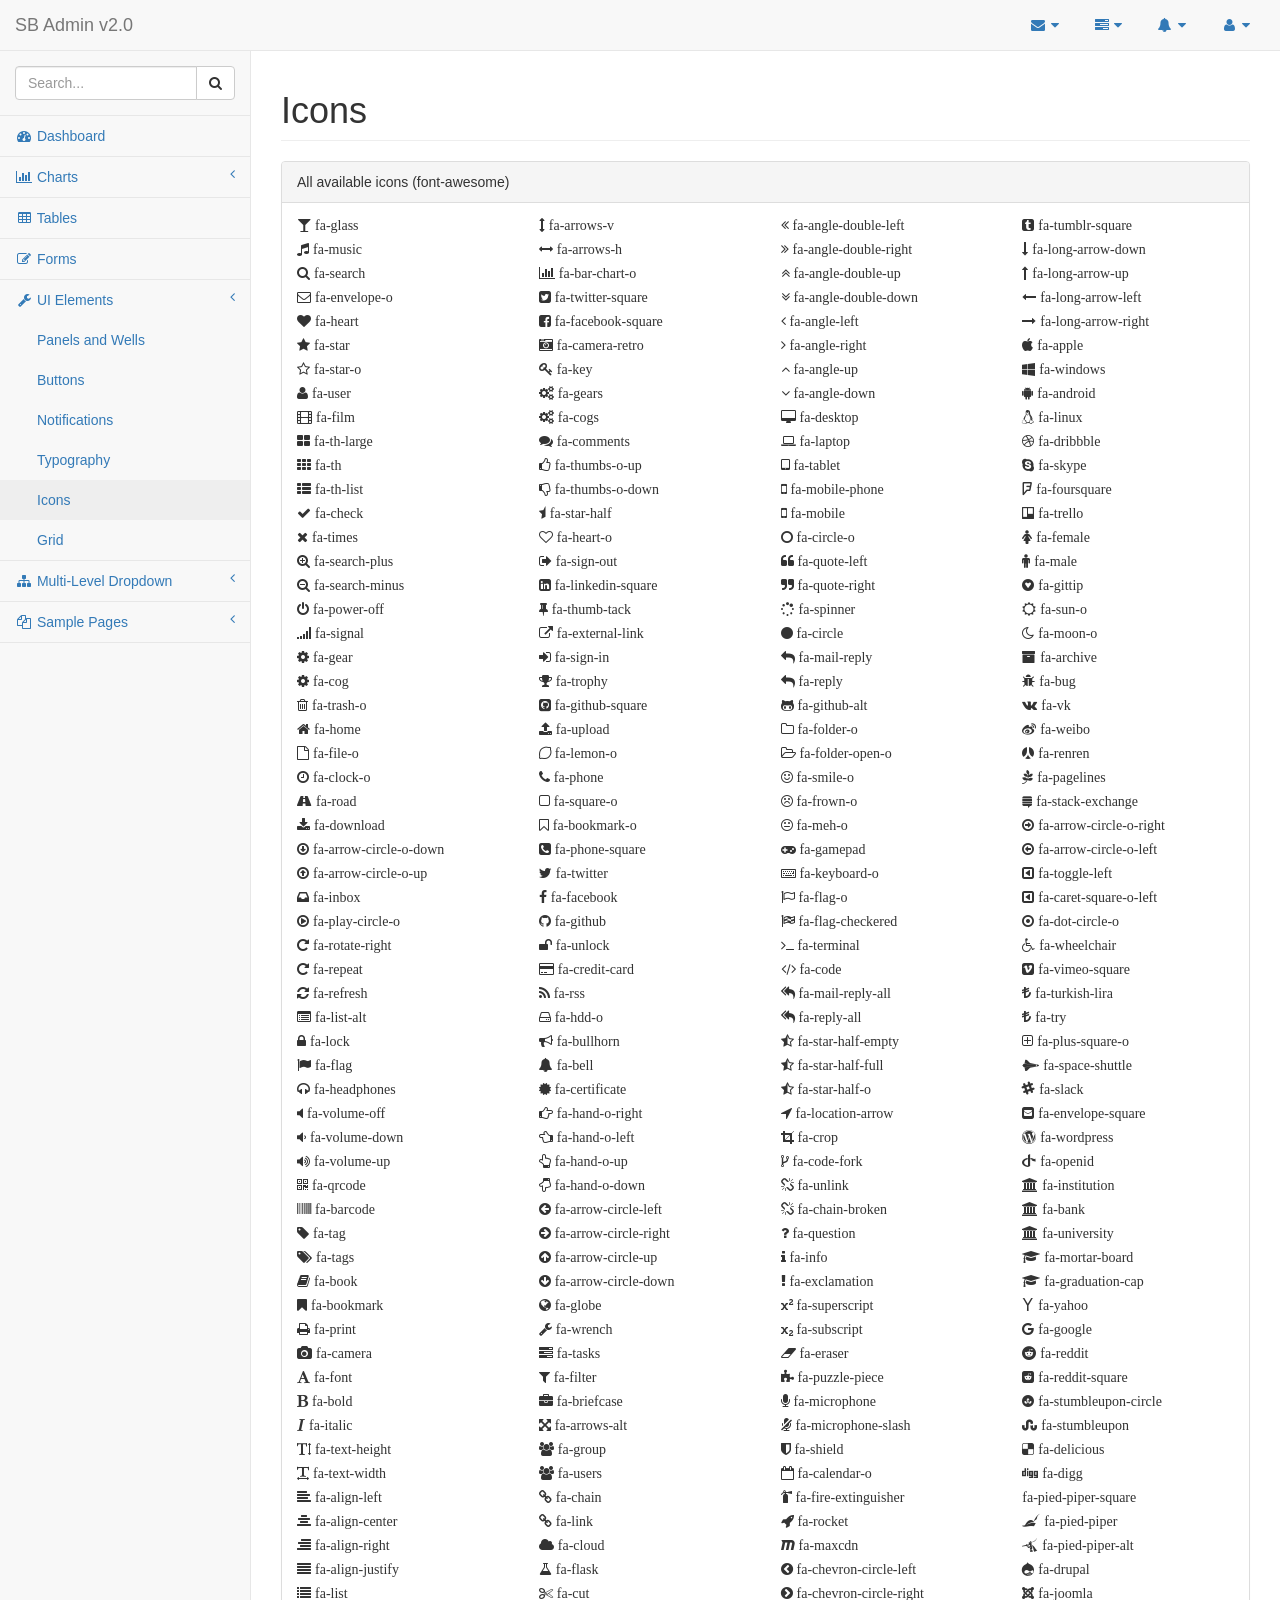
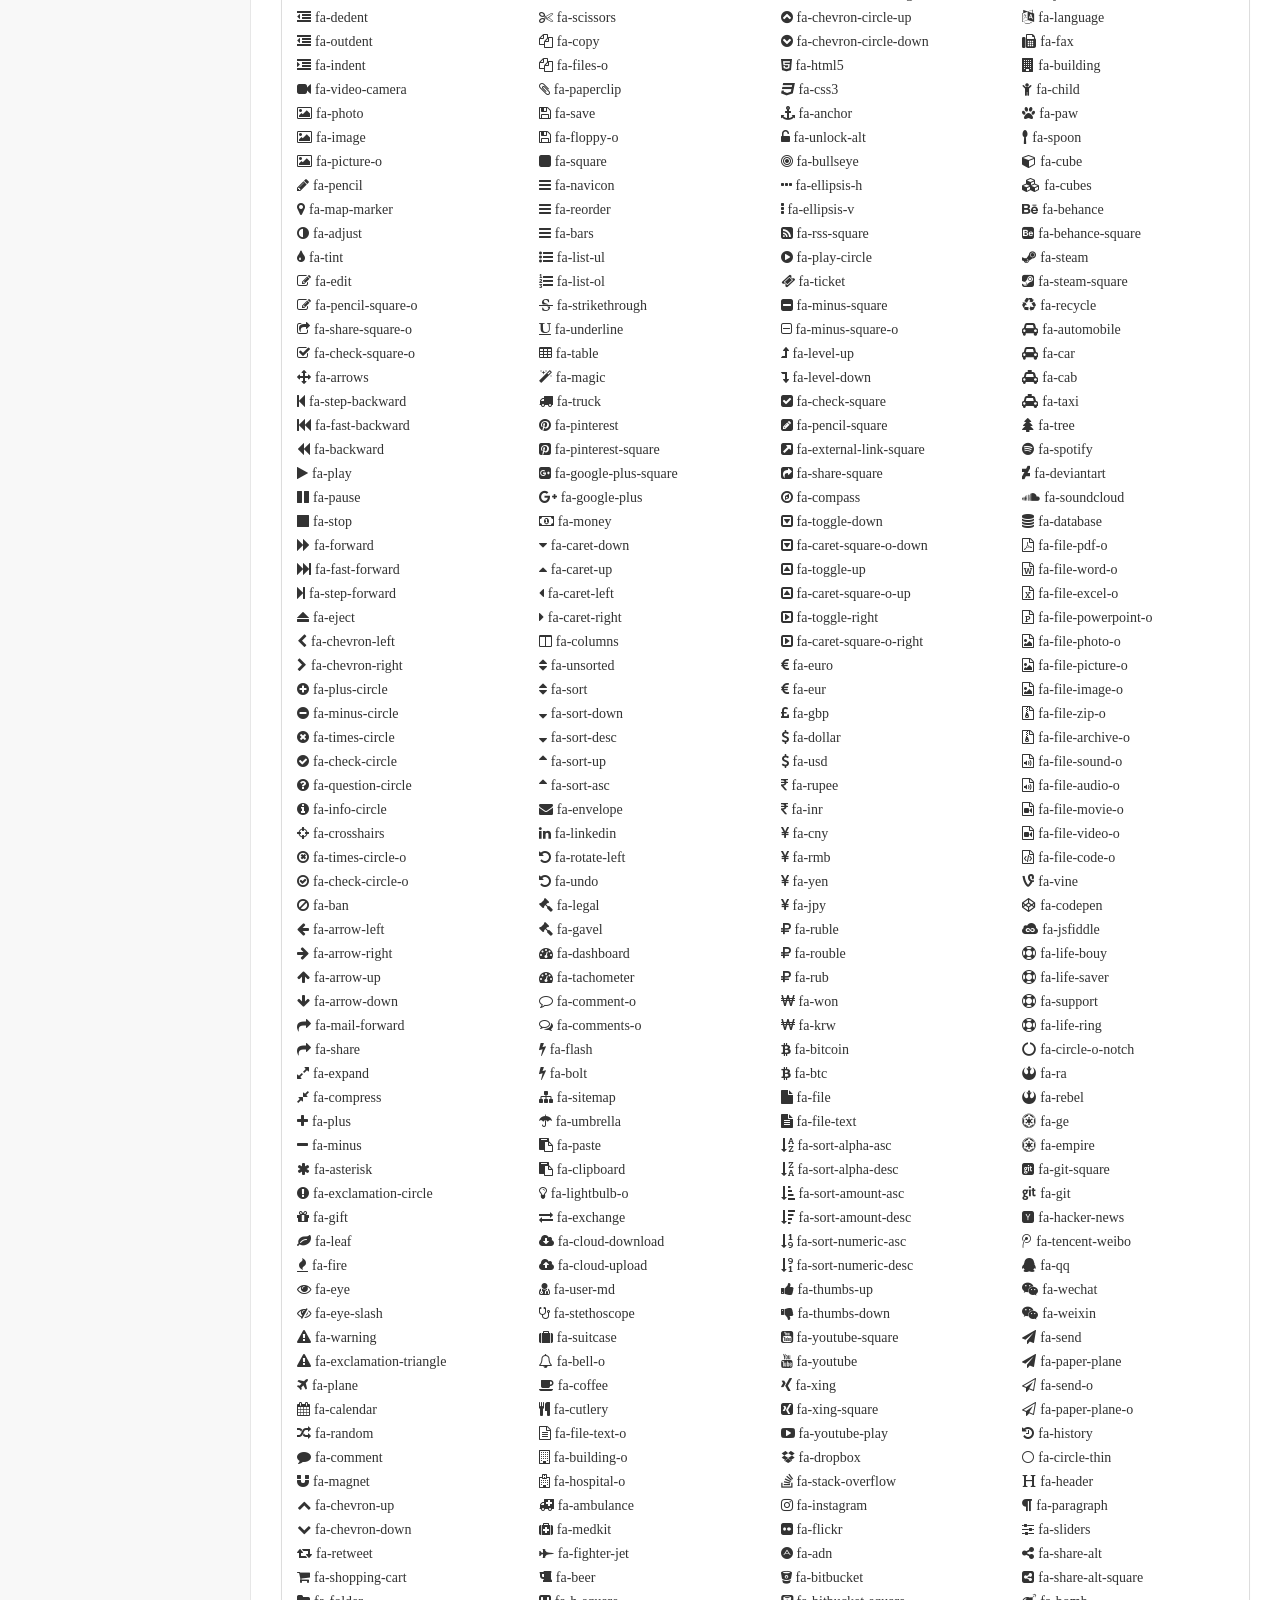
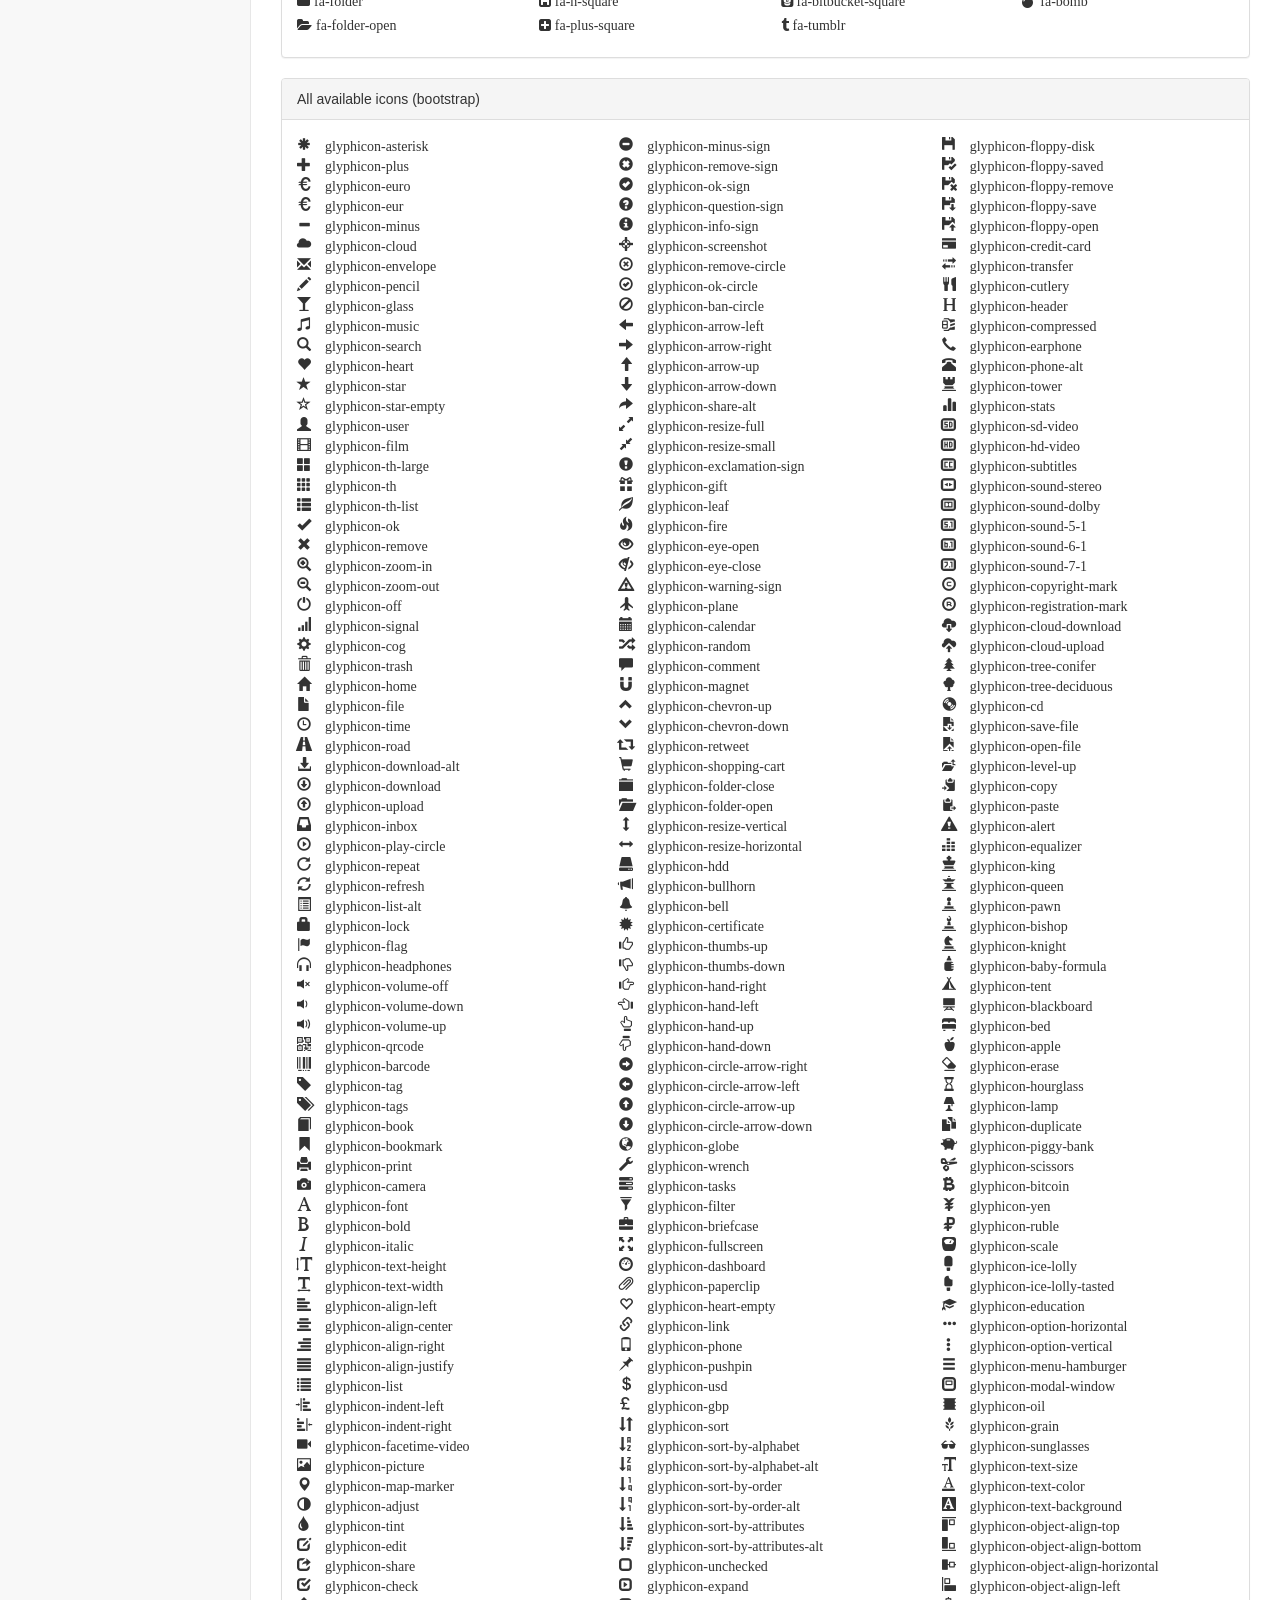
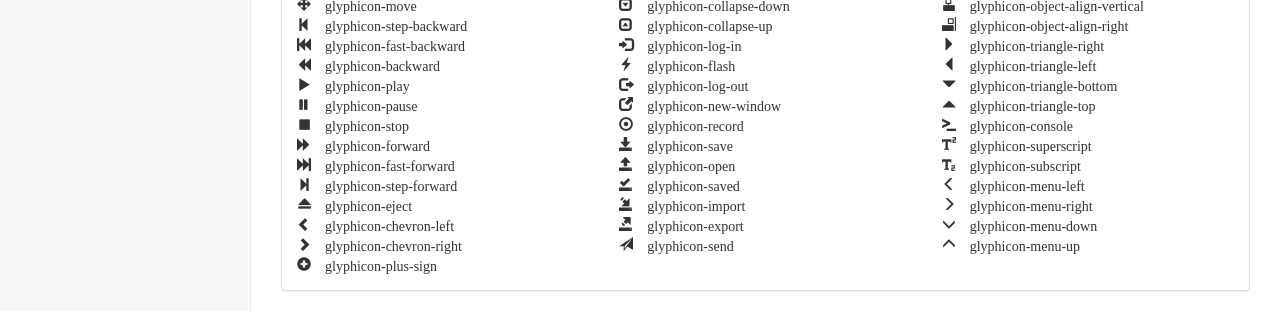
<file: Public.UserManage.Web/Content/template/pages/icons.html>
<!DOCTYPE html>
<html lang="en">

<head>

    <meta charset="utf-8">
    <meta http-equiv="X-UA-Compatible" content="IE=edge">
    <meta name="viewport" content="width=device-width, initial-scale=1">
    <meta name="description" content="">
    <meta name="author" content="">

    <title>SB Admin 2 - Bootstrap Admin Theme</title>

    <!-- Bootstrap Core CSS -->
    <link href="../vendor/bootstrap/css/bootstrap.min.css" rel="stylesheet">

    <!-- MetisMenu CSS -->
    <link href="../vendor/metisMenu/metisMenu.min.css" rel="stylesheet">

    <!-- Custom CSS -->
    <link href="../dist/css/sb-admin-2.css" rel="stylesheet">

    <!-- Custom Fonts -->
    <link href="../vendor/font-awesome/css/font-awesome.min.css" rel="stylesheet" type="text/css">

    <!-- HTML5 Shim and Respond.js IE8 support of HTML5 elements and media queries -->
    <!-- WARNING: Respond.js doesn't work if you view the page via file:// -->
    <!--[if lt IE 9]>
        <script src="https://oss.maxcdn.com/libs/html5shiv/3.7.0/html5shiv.js"></script>
        <script src="https://oss.maxcdn.com/libs/respond.js/1.4.2/respond.min.js"></script>
    <![endif]-->

</head>

<body>

    <div id="wrapper">

        <!-- Navigation -->
        <nav class="navbar navbar-default navbar-static-top" role="navigation" style="margin-bottom: 0">
            <div class="navbar-header">
                <button type="button" class="navbar-toggle" data-toggle="collapse" data-target=".navbar-collapse">
                    <span class="sr-only">Toggle navigation</span>
                    <span class="icon-bar"></span>
                    <span class="icon-bar"></span>
                    <span class="icon-bar"></span>
                </button>
                <a class="navbar-brand" href="index.html">SB Admin v2.0</a>
            </div>
            <!-- /.navbar-header -->

            <ul class="nav navbar-top-links navbar-right">
                <li class="dropdown">
                    <a class="dropdown-toggle" data-toggle="dropdown" href="#">
                        <i class="fa fa-envelope fa-fw"></i> <i class="fa fa-caret-down"></i>
                    </a>
                    <ul class="dropdown-menu dropdown-messages">
                        <li>
                            <a href="#">
                                <div>
                                    <strong>John Smith</strong>
                                    <span class="pull-right text-muted">
                                            <em>Yesterday</em>
                                        </span>
                                </div>
                                <div>Lorem ipsum dolor sit amet, consectetur adipiscing elit. Pellentesque eleifend...</div>
                            </a>
                        </li>
                        <li class="divider"></li>
                        <li>
                            <a href="#">
                                <div>
                                    <strong>John Smith</strong>
                                    <span class="pull-right text-muted">
                                            <em>Yesterday</em>
                                        </span>
                                </div>
                                <div>Lorem ipsum dolor sit amet, consectetur adipiscing elit. Pellentesque eleifend...</div>
                            </a>
                        </li>
                        <li class="divider"></li>
                        <li>
                            <a href="#">
                                <div>
                                    <strong>John Smith</strong>
                                    <span class="pull-right text-muted">
                                            <em>Yesterday</em>
                                        </span>
                                </div>
                                <div>Lorem ipsum dolor sit amet, consectetur adipiscing elit. Pellentesque eleifend...</div>
                            </a>
                        </li>
                        <li class="divider"></li>
                        <li>
                            <a class="text-center" href="#">
                                <strong>Read All Messages</strong>
                                <i class="fa fa-angle-right"></i>
                            </a>
                        </li>
                    </ul>
                    <!-- /.dropdown-messages -->
                </li>
                <!-- /.dropdown -->
                <li class="dropdown">
                    <a class="dropdown-toggle" data-toggle="dropdown" href="#">
                        <i class="fa fa-tasks fa-fw"></i> <i class="fa fa-caret-down"></i>
                    </a>
                    <ul class="dropdown-menu dropdown-tasks">
                        <li>
                            <a href="#">
                                <div>
                                    <p>
                                        <strong>Task 1</strong>
                                        <span class="pull-right text-muted">40% Complete</span>
                                    </p>
                                    <div class="progress progress-striped active">
                                        <div class="progress-bar progress-bar-success" role="progressbar" aria-valuenow="40" aria-valuemin="0" aria-valuemax="100" style="width: 40%">
                                            <span class="sr-only">40% Complete (success)</span>
                                        </div>
                                    </div>
                                </div>
                            </a>
                        </li>
                        <li class="divider"></li>
                        <li>
                            <a href="#">
                                <div>
                                    <p>
                                        <strong>Task 2</strong>
                                        <span class="pull-right text-muted">20% Complete</span>
                                    </p>
                                    <div class="progress progress-striped active">
                                        <div class="progress-bar progress-bar-info" role="progressbar" aria-valuenow="20" aria-valuemin="0" aria-valuemax="100" style="width: 20%">
                                            <span class="sr-only">20% Complete</span>
                                        </div>
                                    </div>
                                </div>
                            </a>
                        </li>
                        <li class="divider"></li>
                        <li>
                            <a href="#">
                                <div>
                                    <p>
                                        <strong>Task 3</strong>
                                        <span class="pull-right text-muted">60% Complete</span>
                                    </p>
                                    <div class="progress progress-striped active">
                                        <div class="progress-bar progress-bar-warning" role="progressbar" aria-valuenow="60" aria-valuemin="0" aria-valuemax="100" style="width: 60%">
                                            <span class="sr-only">60% Complete (warning)</span>
                                        </div>
                                    </div>
                                </div>
                            </a>
                        </li>
                        <li class="divider"></li>
                        <li>
                            <a href="#">
                                <div>
                                    <p>
                                        <strong>Task 4</strong>
                                        <span class="pull-right text-muted">80% Complete</span>
                                    </p>
                                    <div class="progress progress-striped active">
                                        <div class="progress-bar progress-bar-danger" role="progressbar" aria-valuenow="80" aria-valuemin="0" aria-valuemax="100" style="width: 80%">
                                            <span class="sr-only">80% Complete (danger)</span>
                                        </div>
                                    </div>
                                </div>
                            </a>
                        </li>
                        <li class="divider"></li>
                        <li>
                            <a class="text-center" href="#">
                                <strong>See All Tasks</strong>
                                <i class="fa fa-angle-right"></i>
                            </a>
                        </li>
                    </ul>
                    <!-- /.dropdown-tasks -->
                </li>
                <!-- /.dropdown -->
                <li class="dropdown">
                    <a class="dropdown-toggle" data-toggle="dropdown" href="#">
                        <i class="fa fa-bell fa-fw"></i> <i class="fa fa-caret-down"></i>
                    </a>
                    <ul class="dropdown-menu dropdown-alerts">
                        <li>
                            <a href="#">
                                <div>
                                    <i class="fa fa-comment fa-fw"></i> New Comment
                                    <span class="pull-right text-muted small">4 minutes ago</span>
                                </div>
                            </a>
                        </li>
                        <li class="divider"></li>
                        <li>
                            <a href="#">
                                <div>
                                    <i class="fa fa-twitter fa-fw"></i> 3 New Followers
                                    <span class="pull-right text-muted small">12 minutes ago</span>
                                </div>
                            </a>
                        </li>
                        <li class="divider"></li>
                        <li>
                            <a href="#">
                                <div>
                                    <i class="fa fa-envelope fa-fw"></i> Message Sent
                                    <span class="pull-right text-muted small">4 minutes ago</span>
                                </div>
                            </a>
                        </li>
                        <li class="divider"></li>
                        <li>
                            <a href="#">
                                <div>
                                    <i class="fa fa-tasks fa-fw"></i> New Task
                                    <span class="pull-right text-muted small">4 minutes ago</span>
                                </div>
                            </a>
                        </li>
                        <li class="divider"></li>
                        <li>
                            <a href="#">
                                <div>
                                    <i class="fa fa-upload fa-fw"></i> Server Rebooted
                                    <span class="pull-right text-muted small">4 minutes ago</span>
                                </div>
                            </a>
                        </li>
                        <li class="divider"></li>
                        <li>
                            <a class="text-center" href="#">
                                <strong>See All Alerts</strong>
                                <i class="fa fa-angle-right"></i>
                            </a>
                        </li>
                    </ul>
                    <!-- /.dropdown-alerts -->
                </li>
                <!-- /.dropdown -->
                <li class="dropdown">
                    <a class="dropdown-toggle" data-toggle="dropdown" href="#">
                        <i class="fa fa-user fa-fw"></i> <i class="fa fa-caret-down"></i>
                    </a>
                    <ul class="dropdown-menu dropdown-user">
                        <li><a href="#"><i class="fa fa-user fa-fw"></i> User Profile</a>
                        </li>
                        <li><a href="#"><i class="fa fa-gear fa-fw"></i> Settings</a>
                        </li>
                        <li class="divider"></li>
                        <li><a href="login.html"><i class="fa fa-sign-out fa-fw"></i> Logout</a>
                        </li>
                    </ul>
                    <!-- /.dropdown-user -->
                </li>
                <!-- /.dropdown -->
            </ul>
            <!-- /.navbar-top-links -->

            <div class="navbar-default sidebar" role="navigation">
                <div class="sidebar-nav navbar-collapse">
                    <ul class="nav" id="side-menu">
                        <li class="sidebar-search">
                            <div class="input-group custom-search-form">
                                <input type="text" class="form-control" placeholder="Search...">
                                <span class="input-group-btn">
                                    <button class="btn btn-default" type="button">
                                        <i class="fa fa-search"></i>
                                    </button>
                                </span>
                            </div>
                            <!-- /input-group -->
                        </li>
                        <li>
                            <a href="index.html"><i class="fa fa-dashboard fa-fw"></i> Dashboard</a>
                        </li>
                        <li>
                            <a href="#"><i class="fa fa-bar-chart-o fa-fw"></i> Charts<span class="fa arrow"></span></a>
                            <ul class="nav nav-second-level">
                                <li>
                                    <a href="flot.html">Flot Charts</a>
                                </li>
                                <li>
                                    <a href="morris.html">Morris.js Charts</a>
                                </li>
                            </ul>
                            <!-- /.nav-second-level -->
                        </li>
                        <li>
                            <a href="tables.html"><i class="fa fa-table fa-fw"></i> Tables</a>
                        </li>
                        <li>
                            <a href="forms.html"><i class="fa fa-edit fa-fw"></i> Forms</a>
                        </li>
                        <li>
                            <a href="#"><i class="fa fa-wrench fa-fw"></i> UI Elements<span class="fa arrow"></span></a>
                            <ul class="nav nav-second-level">
                                <li>
                                    <a href="panels-wells.html">Panels and Wells</a>
                                </li>
                                <li>
                                    <a href="buttons.html">Buttons</a>
                                </li>
                                <li>
                                    <a href="notifications.html">Notifications</a>
                                </li>
                                <li>
                                    <a href="typography.html">Typography</a>
                                </li>
                                <li>
                                    <a href="icons.html"> Icons</a>
                                </li>
                                <li>
                                    <a href="grid.html">Grid</a>
                                </li>
                            </ul>
                            <!-- /.nav-second-level -->
                        </li>
                        <li>
                            <a href="#"><i class="fa fa-sitemap fa-fw"></i> Multi-Level Dropdown<span class="fa arrow"></span></a>
                            <ul class="nav nav-second-level">
                                <li>
                                    <a href="#">Second Level Item</a>
                                </li>
                                <li>
                                    <a href="#">Second Level Item</a>
                                </li>
                                <li>
                                    <a href="#">Third Level <span class="fa arrow"></span></a>
                                    <ul class="nav nav-third-level">
                                        <li>
                                            <a href="#">Third Level Item</a>
                                        </li>
                                        <li>
                                            <a href="#">Third Level Item</a>
                                        </li>
                                        <li>
                                            <a href="#">Third Level Item</a>
                                        </li>
                                        <li>
                                            <a href="#">Third Level Item</a>
                                        </li>
                                    </ul>
                                    <!-- /.nav-third-level -->
                                </li>
                            </ul>
                            <!-- /.nav-second-level -->
                        </li>
                        <li>
                            <a href="#"><i class="fa fa-files-o fa-fw"></i> Sample Pages<span class="fa arrow"></span></a>
                            <ul class="nav nav-second-level">
                                <li>
                                    <a href="blank.html">Blank Page</a>
                                </li>
                                <li>
                                    <a href="login.html">Login Page</a>
                                </li>
                            </ul>
                            <!-- /.nav-second-level -->
                        </li>
                    </ul>
                </div>
                <!-- /.sidebar-collapse -->
            </div>
            <!-- /.navbar-static-side -->
        </nav>

        <div id="page-wrapper">
            <div class="row">
                <div class="col-lg-12">
                    <h1 class="page-header">Icons</h1>
                </div>
                <!-- /.col-lg-12 -->
            </div>
            <!-- /.row -->
            <div class="row">
                <div class="col-lg-12">
                    <div class="panel panel-default">
                        <div class="panel-heading">
                            All available icons (font-awesome)
                        </div>
                        <div class="panel-body">
                            <div class="row">
                                <div class="fa col-lg-3">
                                    <p class="fa fa-glass"> fa-glass </p>
                                    <br/>
                                    <p class="fa fa-music"> fa-music </p>
                                    <br/>
                                    <p class="fa fa-search"> fa-search </p>
                                    <br/>
                                    <p class="fa fa-envelope-o"> fa-envelope-o </p>
                                    <br/>
                                    <p class="fa fa-heart"> fa-heart </p>
                                    <br/>
                                    <p class="fa fa-star"> fa-star </p>
                                    <br/>
                                    <p class="fa fa-star-o"> fa-star-o </p>
                                    <br/>
                                    <p class="fa fa-user"> fa-user </p>
                                    <br/>
                                    <p class="fa fa-film"> fa-film </p>
                                    <br/>
                                    <p class="fa fa-th-large"> fa-th-large </p>
                                    <br/>
                                    <p class="fa fa-th"> fa-th </p>
                                    <br/>
                                    <p class="fa fa-th-list"> fa-th-list </p>
                                    <br/>
                                    <p class="fa fa-check"> fa-check </p>
                                    <br/>
                                    <p class="fa fa-times"> fa-times </p>
                                    <br/>
                                    <p class="fa fa-search-plus"> fa-search-plus </p>
                                    <br/>
                                    <p class="fa fa-search-minus"> fa-search-minus </p>
                                    <br/>
                                    <p class="fa fa-power-off"> fa-power-off </p>
                                    <br/>
                                    <p class="fa fa-signal"> fa-signal </p>
                                    <br/>
                                    <p class="fa fa-gear"> fa-gear </p>
                                    <br/>
                                    <p class="fa fa-cog"> fa-cog </p>
                                    <br/>
                                    <p class="fa fa-trash-o"> fa-trash-o </p>
                                    <br/>
                                    <p class="fa fa-home"> fa-home </p>
                                    <br/>
                                    <p class="fa fa-file-o"> fa-file-o </p>
                                    <br/>
                                    <p class="fa fa-clock-o"> fa-clock-o </p>
                                    <br/>
                                    <p class="fa fa-road"> fa-road </p>
                                    <br/>
                                    <p class="fa fa-download"> fa-download </p>
                                    <br/>
                                    <p class="fa fa-arrow-circle-o-down"> fa-arrow-circle-o-down </p>
                                    <br/>
                                    <p class="fa fa-arrow-circle-o-up"> fa-arrow-circle-o-up </p>
                                    <br/>
                                    <p class="fa fa-inbox"> fa-inbox </p>
                                    <br/>
                                    <p class="fa fa-play-circle-o"> fa-play-circle-o </p>
                                    <br/>
                                    <p class="fa fa-rotate-right"> fa-rotate-right </p>
                                    <br/>
                                    <p class="fa fa-repeat"> fa-repeat </p>
                                    <br/>
                                    <p class="fa fa-refresh"> fa-refresh </p>
                                    <br/>
                                    <p class="fa fa-list-alt"> fa-list-alt </p>
                                    <br/>
                                    <p class="fa fa-lock"> fa-lock </p>
                                    <br/>
                                    <p class="fa fa-flag"> fa-flag </p>
                                    <br/>
                                    <p class="fa fa-headphones"> fa-headphones </p>
                                    <br/>
                                    <p class="fa fa-volume-off"> fa-volume-off </p>
                                    <br/>
                                    <p class="fa fa-volume-down"> fa-volume-down </p>
                                    <br/>
                                    <p class="fa fa-volume-up"> fa-volume-up </p>
                                    <br/>
                                    <p class="fa fa-qrcode"> fa-qrcode </p>
                                    <br/>
                                    <p class="fa fa-barcode"> fa-barcode </p>
                                    <br/>
                                    <p class="fa fa-tag"> fa-tag </p>
                                    <br/>
                                    <p class="fa fa-tags"> fa-tags </p>
                                    <br/>
                                    <p class="fa fa-book"> fa-book </p>
                                    <br/>
                                    <p class="fa fa-bookmark"> fa-bookmark </p>
                                    <br/>
                                    <p class="fa fa-print"> fa-print </p>
                                    <br/>
                                    <p class="fa fa-camera"> fa-camera </p>
                                    <br/>
                                    <p class="fa fa-font"> fa-font </p>
                                    <br/>
                                    <p class="fa fa-bold"> fa-bold </p>
                                    <br/>
                                    <p class="fa fa-italic"> fa-italic </p>
                                    <br/>
                                    <p class="fa fa-text-height"> fa-text-height </p>
                                    <br/>
                                    <p class="fa fa-text-width"> fa-text-width </p>
                                    <br/>
                                    <p class="fa fa-align-left"> fa-align-left </p>
                                    <br/>
                                    <p class="fa fa-align-center"> fa-align-center </p>
                                    <br/>
                                    <p class="fa fa-align-right"> fa-align-right </p>
                                    <br/>
                                    <p class="fa fa-align-justify"> fa-align-justify </p>
                                    <br/>
                                    <p class="fa fa-list"> fa-list </p>
                                    <br/>
                                    <p class="fa fa-dedent"> fa-dedent </p>
                                    <br/>
                                    <p class="fa fa-outdent"> fa-outdent </p>
                                    <br/>
                                    <p class="fa fa-indent"> fa-indent </p>
                                    <br/>
                                    <p class="fa fa-video-camera"> fa-video-camera </p>
                                    <br/>
                                    <p class="fa fa-photo"> fa-photo </p>
                                    <br/>
                                    <p class="fa fa-image"> fa-image </p>
                                    <br/>
                                    <p class="fa fa-picture-o"> fa-picture-o </p>
                                    <br/>
                                    <p class="fa fa-pencil"> fa-pencil </p>
                                    <br/>
                                    <p class="fa fa-map-marker"> fa-map-marker </p>
                                    <br/>
                                    <p class="fa fa-adjust"> fa-adjust </p>
                                    <br/>
                                    <p class="fa fa-tint"> fa-tint </p>
                                    <br/>
                                    <p class="fa fa-edit"> fa-edit </p>
                                    <br/>
                                    <p class="fa fa-pencil-square-o"> fa-pencil-square-o </p>
                                    <br/>
                                    <p class="fa fa-share-square-o"> fa-share-square-o </p>
                                    <br/>
                                    <p class="fa fa-check-square-o"> fa-check-square-o </p>
                                    <br/>
                                    <p class="fa fa-arrows"> fa-arrows </p>
                                    <br/>
                                    <p class="fa fa-step-backward"> fa-step-backward </p>
                                    <br/>
                                    <p class="fa fa-fast-backward"> fa-fast-backward </p>
                                    <br/>
                                    <p class="fa fa-backward"> fa-backward </p>
                                    <br/>
                                    <p class="fa fa-play"> fa-play </p>
                                    <br/>
                                    <p class="fa fa-pause"> fa-pause </p>
                                    <br/>
                                    <p class="fa fa-stop"> fa-stop </p>
                                    <br/>
                                    <p class="fa fa-forward"> fa-forward </p>
                                    <br/>
                                    <p class="fa fa-fast-forward"> fa-fast-forward </p>
                                    <br/>
                                    <p class="fa fa-step-forward"> fa-step-forward </p>
                                    <br/>
                                    <p class="fa fa-eject"> fa-eject </p>
                                    <br/>
                                    <p class="fa fa-chevron-left"> fa-chevron-left </p>
                                    <br/>
                                    <p class="fa fa-chevron-right"> fa-chevron-right </p>
                                    <br/>
                                    <p class="fa fa-plus-circle"> fa-plus-circle </p>
                                    <br/>
                                    <p class="fa fa-minus-circle"> fa-minus-circle </p>
                                    <br/>
                                    <p class="fa fa-times-circle"> fa-times-circle </p>
                                    <br/>
                                    <p class="fa fa-check-circle"> fa-check-circle </p>
                                    <br/>
                                    <p class="fa fa-question-circle"> fa-question-circle </p>
                                    <br/>
                                    <p class="fa fa-info-circle"> fa-info-circle </p>
                                    <br/>
                                    <p class="fa fa-crosshairs"> fa-crosshairs </p>
                                    <br/>
                                    <p class="fa fa-times-circle-o"> fa-times-circle-o </p>
                                    <br/>
                                    <p class="fa fa-check-circle-o"> fa-check-circle-o </p>
                                    <br/>
                                    <p class="fa fa-ban"> fa-ban </p>
                                    <br/>
                                    <p class="fa fa-arrow-left"> fa-arrow-left </p>
                                    <br/>
                                    <p class="fa fa-arrow-right"> fa-arrow-right </p>
                                    <br/>
                                    <p class="fa fa-arrow-up"> fa-arrow-up </p>
                                    <br/>
                                    <p class="fa fa-arrow-down"> fa-arrow-down </p>
                                    <br/>
                                    <p class="fa fa-mail-forward"> fa-mail-forward </p>
                                    <br/>
                                    <p class="fa fa-share"> fa-share </p>
                                    <br/>
                                    <p class="fa fa-expand"> fa-expand </p>
                                    <br/>
                                    <p class="fa fa-compress"> fa-compress </p>
                                    <br/>
                                    <p class="fa fa-plus"> fa-plus </p>
                                    <br/>
                                    <p class="fa fa-minus"> fa-minus </p>
                                    <br/>
                                    <p class="fa fa-asterisk"> fa-asterisk </p>
                                    <br/>
                                    <p class="fa fa-exclamation-circle"> fa-exclamation-circle </p>
                                    <br/>
                                    <p class="fa fa-gift"> fa-gift </p>
                                    <br/>
                                    <p class="fa fa-leaf"> fa-leaf </p>
                                    <br/>
                                    <p class="fa fa-fire"> fa-fire </p>
                                    <br/>
                                    <p class="fa fa-eye"> fa-eye </p>
                                    <br/>
                                    <p class="fa fa-eye-slash"> fa-eye-slash </p>
                                    <br/>
                                    <p class="fa fa-warning"> fa-warning </p>
                                    <br/>
                                    <p class="fa fa-exclamation-triangle"> fa-exclamation-triangle </p>
                                    <br/>
                                    <p class="fa fa-plane"> fa-plane </p>
                                    <br/>
                                    <p class="fa fa-calendar"> fa-calendar </p>
                                    <br/>
                                    <p class="fa fa-random"> fa-random </p>
                                    <br/>
                                    <p class="fa fa-comment"> fa-comment </p>
                                    <br/>
                                    <p class="fa fa-magnet"> fa-magnet </p>
                                    <br/>
                                    <p class="fa fa-chevron-up"> fa-chevron-up </p>
                                    <br/>
                                    <p class="fa fa-chevron-down"> fa-chevron-down </p>
                                    <br/>
                                    <p class="fa fa-retweet"> fa-retweet </p>
                                    <br/>
                                    <p class="fa fa-shopping-cart"> fa-shopping-cart </p>
                                    <br/>
                                    <p class="fa fa-folder"> fa-folder </p>
                                    <br/>
                                    <p class="fa fa-folder-open"> fa-folder-open </p>
                                    <br/>
                                </div>
                                <!-- /.col-lg-6 (nested) -->
                                <div class="fa col-lg-3">
                                    <p class="fa fa-arrows-v"> fa-arrows-v </p>
                                    <br/>
                                    <p class="fa fa-arrows-h"> fa-arrows-h </p>
                                    <br/>
                                    <p class="fa fa-bar-chart-o"> fa-bar-chart-o </p>
                                    <br/>
                                    <p class="fa fa-twitter-square"> fa-twitter-square </p>
                                    <br/>
                                    <p class="fa fa-facebook-square"> fa-facebook-square </p>
                                    <br/>
                                    <p class="fa fa-camera-retro"> fa-camera-retro </p>
                                    <br/>
                                    <p class="fa fa-key"> fa-key </p>
                                    <br/>
                                    <p class="fa fa-gears"> fa-gears </p>
                                    <br/>
                                    <p class="fa fa-cogs"> fa-cogs </p>
                                    <br/>
                                    <p class="fa fa-comments"> fa-comments </p>
                                    <br/>
                                    <p class="fa fa-thumbs-o-up"> fa-thumbs-o-up </p>
                                    <br/>
                                    <p class="fa fa-thumbs-o-down"> fa-thumbs-o-down </p>
                                    <br/>
                                    <p class="fa fa-star-half"> fa-star-half </p>
                                    <br/>
                                    <p class="fa fa-heart-o"> fa-heart-o </p>
                                    <br/>
                                    <p class="fa fa-sign-out"> fa-sign-out </p>
                                    <br/>
                                    <p class="fa fa-linkedin-square"> fa-linkedin-square </p>
                                    <br/>
                                    <p class="fa fa-thumb-tack"> fa-thumb-tack </p>
                                    <br/>
                                    <p class="fa fa-external-link"> fa-external-link </p>
                                    <br/>
                                    <p class="fa fa-sign-in"> fa-sign-in </p>
                                    <br/>
                                    <p class="fa fa-trophy"> fa-trophy </p>
                                    <br/>
                                    <p class="fa fa-github-square"> fa-github-square </p>
                                    <br/>
                                    <p class="fa fa-upload"> fa-upload </p>
                                    <br/>
                                    <p class="fa fa-lemon-o"> fa-lemon-o </p>
                                    <br/>
                                    <p class="fa fa-phone"> fa-phone </p>
                                    <br/>
                                    <p class="fa fa-square-o"> fa-square-o </p>
                                    <br/>
                                    <p class="fa fa-bookmark-o"> fa-bookmark-o </p>
                                    <br/>
                                    <p class="fa fa-phone-square"> fa-phone-square </p>
                                    <br/>
                                    <p class="fa fa-twitter"> fa-twitter </p>
                                    <br/>
                                    <p class="fa fa-facebook"> fa-facebook </p>
                                    <br/>
                                    <p class="fa fa-github"> fa-github </p>
                                    <br/>
                                    <p class="fa fa-unlock"> fa-unlock </p>
                                    <br/>
                                    <p class="fa fa-credit-card"> fa-credit-card </p>
                                    <br/>
                                    <p class="fa fa-rss"> fa-rss </p>
                                    <br/>
                                    <p class="fa fa-hdd-o"> fa-hdd-o </p>
                                    <br/>
                                    <p class="fa fa-bullhorn"> fa-bullhorn </p>
                                    <br/>
                                    <p class="fa fa-bell"> fa-bell </p>
                                    <br/>
                                    <p class="fa fa-certificate"> fa-certificate </p>
                                    <br/>
                                    <p class="fa fa-hand-o-right"> fa-hand-o-right </p>
                                    <br/>
                                    <p class="fa fa-hand-o-left"> fa-hand-o-left </p>
                                    <br/>
                                    <p class="fa fa-hand-o-up"> fa-hand-o-up </p>
                                    <br/>
                                    <p class="fa fa-hand-o-down"> fa-hand-o-down </p>
                                    <br/>
                                    <p class="fa fa-arrow-circle-left"> fa-arrow-circle-left </p>
                                    <br/>
                                    <p class="fa fa-arrow-circle-right"> fa-arrow-circle-right </p>
                                    <br/>
                                    <p class="fa fa-arrow-circle-up"> fa-arrow-circle-up </p>
                                    <br/>
                                    <p class="fa fa-arrow-circle-down"> fa-arrow-circle-down </p>
                                    <br/>
                                    <p class="fa fa-globe"> fa-globe </p>
                                    <br/>
                                    <p class="fa fa-wrench"> fa-wrench </p>
                                    <br/>
                                    <p class="fa fa-tasks"> fa-tasks </p>
                                    <br/>
                                    <p class="fa fa-filter"> fa-filter </p>
                                    <br/>
                                    <p class="fa fa-briefcase"> fa-briefcase </p>
                                    <br/>
                                    <p class="fa fa-arrows-alt"> fa-arrows-alt </p>
                                    <br/>
                                    <p class="fa fa-group"> fa-group </p>
                                    <br/>
                                    <p class="fa fa-users"> fa-users </p>
                                    <br/>
                                    <p class="fa fa-chain"> fa-chain </p>
                                    <br/>
                                    <p class="fa fa-link"> fa-link </p>
                                    <br/>
                                    <p class="fa fa-cloud"> fa-cloud </p>
                                    <br/>
                                    <p class="fa fa-flask"> fa-flask </p>
                                    <br/>
                                    <p class="fa fa-cut"> fa-cut </p>
                                    <br/>
                                    <p class="fa fa-scissors"> fa-scissors </p>
                                    <br/>
                                    <p class="fa fa-copy"> fa-copy </p>
                                    <br/>
                                    <p class="fa fa-files-o"> fa-files-o </p>
                                    <br/>
                                    <p class="fa fa-paperclip"> fa-paperclip </p>
                                    <br/>
                                    <p class="fa fa-save"> fa-save </p>
                                    <br/>
                                    <p class="fa fa-floppy-o"> fa-floppy-o </p>
                                    <br/>
                                    <p class="fa fa-square"> fa-square </p>
                                    <br/>
                                    <p class="fa fa-navicon"> fa-navicon </p>
                                    <br/>
                                    <p class="fa fa-reorder"> fa-reorder </p>
                                    <br/>
                                    <p class="fa fa-bars"> fa-bars </p>
                                    <br/>
                                    <p class="fa fa-list-ul"> fa-list-ul </p>
                                    <br/>
                                    <p class="fa fa-list-ol"> fa-list-ol </p>
                                    <br/>
                                    <p class="fa fa-strikethrough"> fa-strikethrough </p>
                                    <br/>
                                    <p class="fa fa-underline"> fa-underline </p>
                                    <br/>
                                    <p class="fa fa-table"> fa-table </p>
                                    <br/>
                                    <p class="fa fa-magic"> fa-magic </p>
                                    <br/>
                                    <p class="fa fa-truck"> fa-truck </p>
                                    <br/>
                                    <p class="fa fa-pinterest"> fa-pinterest </p>
                                    <br/>
                                    <p class="fa fa-pinterest-square"> fa-pinterest-square </p>
                                    <br/>
                                    <p class="fa fa-google-plus-square"> fa-google-plus-square </p>
                                    <br/>
                                    <p class="fa fa-google-plus"> fa-google-plus </p>
                                    <br/>
                                    <p class="fa fa-money"> fa-money </p>
                                    <br/>
                                    <p class="fa fa-caret-down"> fa-caret-down </p>
                                    <br/>
                                    <p class="fa fa-caret-up"> fa-caret-up </p>
                                    <br/>
                                    <p class="fa fa-caret-left"> fa-caret-left </p>
                                    <br/>
                                    <p class="fa fa-caret-right"> fa-caret-right </p>
                                    <br/>
                                    <p class="fa fa-columns"> fa-columns </p>
                                    <br/>
                                    <p class="fa fa-unsorted"> fa-unsorted </p>
                                    <br/>
                                    <p class="fa fa-sort"> fa-sort </p>
                                    <br/>
                                    <p class="fa fa-sort-down"> fa-sort-down </p>
                                    <br/>
                                    <p class="fa fa-sort-desc"> fa-sort-desc </p>
                                    <br/>
                                    <p class="fa fa-sort-up"> fa-sort-up </p>
                                    <br/>
                                    <p class="fa fa-sort-asc"> fa-sort-asc </p>
                                    <br/>
                                    <p class="fa fa-envelope"> fa-envelope </p>
                                    <br/>
                                    <p class="fa fa-linkedin"> fa-linkedin </p>
                                    <br/>
                                    <p class="fa fa-rotate-left"> fa-rotate-left </p>
                                    <br/>
                                    <p class="fa fa-undo"> fa-undo </p>
                                    <br/>
                                    <p class="fa fa-legal"> fa-legal </p>
                                    <br/>
                                    <p class="fa fa-gavel"> fa-gavel </p>
                                    <br/>
                                    <p class="fa fa-dashboard"> fa-dashboard </p>
                                    <br/>
                                    <p class="fa fa-tachometer"> fa-tachometer </p>
                                    <br/>
                                    <p class="fa fa-comment-o"> fa-comment-o </p>
                                    <br/>
                                    <p class="fa fa-comments-o"> fa-comments-o </p>
                                    <br/>
                                    <p class="fa fa-flash"> fa-flash </p>
                                    <br/>
                                    <p class="fa fa-bolt"> fa-bolt </p>
                                    <br/>
                                    <p class="fa fa-sitemap"> fa-sitemap </p>
                                    <br/>
                                    <p class="fa fa-umbrella"> fa-umbrella </p>
                                    <br/>
                                    <p class="fa fa-paste"> fa-paste </p>
                                    <br/>
                                    <p class="fa fa-clipboard"> fa-clipboard </p>
                                    <br/>
                                    <p class="fa fa-lightbulb-o"> fa-lightbulb-o </p>
                                    <br/>
                                    <p class="fa fa-exchange"> fa-exchange </p>
                                    <br/>
                                    <p class="fa fa-cloud-download"> fa-cloud-download </p>
                                    <br/>
                                    <p class="fa fa-cloud-upload"> fa-cloud-upload </p>
                                    <br/>
                                    <p class="fa fa-user-md"> fa-user-md </p>
                                    <br/>
                                    <p class="fa fa-stethoscope"> fa-stethoscope </p>
                                    <br/>
                                    <p class="fa fa-suitcase"> fa-suitcase </p>
                                    <br/>
                                    <p class="fa fa-bell-o"> fa-bell-o </p>
                                    <br/>
                                    <p class="fa fa-coffee"> fa-coffee </p>
                                    <br/>
                                    <p class="fa fa-cutlery"> fa-cutlery </p>
                                    <br/>
                                    <p class="fa fa-file-text-o"> fa-file-text-o </p>
                                    <br/>
                                    <p class="fa fa-building-o"> fa-building-o </p>
                                    <br/>
                                    <p class="fa fa-hospital-o"> fa-hospital-o </p>
                                    <br/>
                                    <p class="fa fa-ambulance"> fa-ambulance </p>
                                    <br/>
                                    <p class="fa fa-medkit"> fa-medkit </p>
                                    <br/>
                                    <p class="fa fa-fighter-jet"> fa-fighter-jet </p>
                                    <br/>
                                    <p class="fa fa-beer"> fa-beer </p>
                                    <br/>
                                    <p class="fa fa-h-square"> fa-h-square </p>
                                    <br/>
                                    <p class="fa fa-plus-square"> fa-plus-square </p>
                                    <br/>
                                </div>
                                <div class="fa col-lg-3">
                                    <p class="fa fa-angle-double-left"> fa-angle-double-left </p>
                                    <br/>
                                    <p class="fa fa-angle-double-right"> fa-angle-double-right </p>
                                    <br/>
                                    <p class="fa fa-angle-double-up"> fa-angle-double-up </p>
                                    <br/>
                                    <p class="fa fa-angle-double-down"> fa-angle-double-down </p>
                                    <br/>
                                    <p class="fa fa-angle-left"> fa-angle-left </p>
                                    <br/>
                                    <p class="fa fa-angle-right"> fa-angle-right </p>
                                    <br/>
                                    <p class="fa fa-angle-up"> fa-angle-up </p>
                                    <br/>
                                    <p class="fa fa-angle-down"> fa-angle-down </p>
                                    <br/>
                                    <p class="fa fa-desktop"> fa-desktop </p>
                                    <br/>
                                    <p class="fa fa-laptop"> fa-laptop </p>
                                    <br/>
                                    <p class="fa fa-tablet"> fa-tablet </p>
                                    <br/>
                                    <p class="fa fa-mobile-phone"> fa-mobile-phone </p>
                                    <br/>
                                    <p class="fa fa-mobile"> fa-mobile </p>
                                    <br/>
                                    <p class="fa fa-circle-o"> fa-circle-o </p>
                                    <br/>
                                    <p class="fa fa-quote-left"> fa-quote-left </p>
                                    <br/>
                                    <p class="fa fa-quote-right"> fa-quote-right </p>
                                    <br/>
                                    <p class="fa fa-spinner"> fa-spinner </p>
                                    <br/>
                                    <p class="fa fa-circle"> fa-circle </p>
                                    <br/>
                                    <p class="fa fa-mail-reply"> fa-mail-reply </p>
                                    <br/>
                                    <p class="fa fa-reply"> fa-reply </p>
                                    <br/>
                                    <p class="fa fa-github-alt"> fa-github-alt </p>
                                    <br/>
                                    <p class="fa fa-folder-o"> fa-folder-o </p>
                                    <br/>
                                    <p class="fa fa-folder-open-o"> fa-folder-open-o </p>
                                    <br/>
                                    <p class="fa fa-smile-o"> fa-smile-o </p>
                                    <br/>
                                    <p class="fa fa-frown-o"> fa-frown-o </p>
                                    <br/>
                                    <p class="fa fa-meh-o"> fa-meh-o </p>
                                    <br/>
                                    <p class="fa fa-gamepad"> fa-gamepad </p>
                                    <br/>
                                    <p class="fa fa-keyboard-o"> fa-keyboard-o </p>
                                    <br/>
                                    <p class="fa fa-flag-o"> fa-flag-o </p>
                                    <br/>
                                    <p class="fa fa-flag-checkered"> fa-flag-checkered </p>
                                    <br/>
                                    <p class="fa fa-terminal"> fa-terminal </p>
                                    <br/>
                                    <p class="fa fa-code"> fa-code </p>
                                    <br/>
                                    <p class="fa fa-mail-reply-all"> fa-mail-reply-all </p>
                                    <br/>
                                    <p class="fa fa-reply-all"> fa-reply-all </p>
                                    <br/>
                                    <p class="fa fa-star-half-empty"> fa-star-half-empty </p>
                                    <br/>
                                    <p class="fa fa-star-half-full"> fa-star-half-full </p>
                                    <br/>
                                    <p class="fa fa-star-half-o"> fa-star-half-o </p>
                                    <br/>
                                    <p class="fa fa-location-arrow"> fa-location-arrow </p>
                                    <br/>
                                    <p class="fa fa-crop"> fa-crop </p>
                                    <br/>
                                    <p class="fa fa-code-fork"> fa-code-fork </p>
                                    <br/>
                                    <p class="fa fa-unlink"> fa-unlink </p>
                                    <br/>
                                    <p class="fa fa-chain-broken"> fa-chain-broken </p>
                                    <br/>
                                    <p class="fa fa-question"> fa-question </p>
                                    <br/>
                                    <p class="fa fa-info"> fa-info </p>
                                    <br/>
                                    <p class="fa fa-exclamation"> fa-exclamation </p>
                                    <br/>
                                    <p class="fa fa-superscript"> fa-superscript </p>
                                    <br/>
                                    <p class="fa fa-subscript"> fa-subscript </p>
                                    <br/>
                                    <p class="fa fa-eraser"> fa-eraser </p>
                                    <br/>
                                    <p class="fa fa-puzzle-piece"> fa-puzzle-piece </p>
                                    <br/>
                                    <p class="fa fa-microphone"> fa-microphone </p>
                                    <br/>
                                    <p class="fa fa-microphone-slash"> fa-microphone-slash </p>
                                    <br/>
                                    <p class="fa fa-shield"> fa-shield </p>
                                    <br/>
                                    <p class="fa fa-calendar-o"> fa-calendar-o </p>
                                    <br/>
                                    <p class="fa fa-fire-extinguisher"> fa-fire-extinguisher </p>
                                    <br/>
                                    <p class="fa fa-rocket"> fa-rocket </p>
                                    <br/>
                                    <p class="fa fa-maxcdn"> fa-maxcdn </p>
                                    <br/>
                                    <p class="fa fa-chevron-circle-left"> fa-chevron-circle-left </p>
                                    <br/>
                                    <p class="fa fa-chevron-circle-right"> fa-chevron-circle-right </p>
                                    <br/>
                                    <p class="fa fa-chevron-circle-up"> fa-chevron-circle-up </p>
                                    <br/>
                                    <p class="fa fa-chevron-circle-down"> fa-chevron-circle-down </p>
                                    <br/>
                                    <p class="fa fa-html5"> fa-html5 </p>
                                    <br/>
                                    <p class="fa fa-css3"> fa-css3 </p>
                                    <br/>
                                    <p class="fa fa-anchor"> fa-anchor </p>
                                    <br/>
                                    <p class="fa fa-unlock-alt"> fa-unlock-alt </p>
                                    <br/>
                                    <p class="fa fa-bullseye"> fa-bullseye </p>
                                    <br/>
                                    <p class="fa fa-ellipsis-h"> fa-ellipsis-h </p>
                                    <br/>
                                    <p class="fa fa-ellipsis-v"> fa-ellipsis-v </p>
                                    <br/>
                                    <p class="fa fa-rss-square"> fa-rss-square </p>
                                    <br/>
                                    <p class="fa fa-play-circle"> fa-play-circle </p>
                                    <br/>
                                    <p class="fa fa-ticket"> fa-ticket </p>
                                    <br/>
                                    <p class="fa fa-minus-square"> fa-minus-square </p>
                                    <br/>
                                    <p class="fa fa-minus-square-o"> fa-minus-square-o </p>
                                    <br/>
                                    <p class="fa fa-level-up"> fa-level-up </p>
                                    <br/>
                                    <p class="fa fa-level-down"> fa-level-down </p>
                                    <br/>
                                    <p class="fa fa-check-square"> fa-check-square </p>
                                    <br/>
                                    <p class="fa fa-pencil-square"> fa-pencil-square </p>
                                    <br/>
                                    <p class="fa fa-external-link-square"> fa-external-link-square </p>
                                    <br/>
                                    <p class="fa fa-share-square"> fa-share-square </p>
                                    <br/>
                                    <p class="fa fa-compass"> fa-compass </p>
                                    <br/>
                                    <p class="fa fa-toggle-down"> fa-toggle-down </p>
                                    <br/>
                                    <p class="fa fa-caret-square-o-down"> fa-caret-square-o-down </p>
                                    <br/>
                                    <p class="fa fa-toggle-up"> fa-toggle-up </p>
                                    <br/>
                                    <p class="fa fa-caret-square-o-up"> fa-caret-square-o-up </p>
                                    <br/>
                                    <p class="fa fa-toggle-right"> fa-toggle-right </p>
                                    <br/>
                                    <p class="fa fa-caret-square-o-right"> fa-caret-square-o-right </p>
                                    <br/>
                                    <p class="fa fa-euro"> fa-euro </p>
                                    <br/>
                                    <p class="fa fa-eur"> fa-eur </p>
                                    <br/>
                                    <p class="fa fa-gbp"> fa-gbp </p>
                                    <br/>
                                    <p class="fa fa-dollar"> fa-dollar </p>
                                    <br/>
                                    <p class="fa fa-usd"> fa-usd </p>
                                    <br/>
                                    <p class="fa fa-rupee"> fa-rupee </p>
                                    <br/>
                                    <p class="fa fa-inr"> fa-inr </p>
                                    <br/>
                                    <p class="fa fa-cny"> fa-cny </p>
                                    <br/>
                                    <p class="fa fa-rmb"> fa-rmb </p>
                                    <br/>
                                    <p class="fa fa-yen"> fa-yen </p>
                                    <br/>
                                    <p class="fa fa-jpy"> fa-jpy </p>
                                    <br/>
                                    <p class="fa fa-ruble"> fa-ruble </p>
                                    <br/>
                                    <p class="fa fa-rouble"> fa-rouble </p>
                                    <br/>
                                    <p class="fa fa-rub"> fa-rub </p>
                                    <br/>
                                    <p class="fa fa-won"> fa-won </p>
                                    <br/>
                                    <p class="fa fa-krw"> fa-krw </p>
                                    <br/>
                                    <p class="fa fa-bitcoin"> fa-bitcoin </p>
                                    <br/>
                                    <p class="fa fa-btc"> fa-btc </p>
                                    <br/>
                                    <p class="fa fa-file"> fa-file </p>
                                    <br/>
                                    <p class="fa fa-file-text"> fa-file-text </p>
                                    <br/>
                                    <p class="fa fa-sort-alpha-asc"> fa-sort-alpha-asc </p>
                                    <br/>
                                    <p class="fa fa-sort-alpha-desc"> fa-sort-alpha-desc </p>
                                    <br/>
                                    <p class="fa fa-sort-amount-asc"> fa-sort-amount-asc </p>
                                    <br/>
                                    <p class="fa fa-sort-amount-desc"> fa-sort-amount-desc </p>
                                    <br/>
                                    <p class="fa fa-sort-numeric-asc"> fa-sort-numeric-asc </p>
                                    <br/>
                                    <p class="fa fa-sort-numeric-desc"> fa-sort-numeric-desc </p>
                                    <br/>
                                    <p class="fa fa-thumbs-up"> fa-thumbs-up </p>
                                    <br/>
                                    <p class="fa fa-thumbs-down"> fa-thumbs-down </p>
                                    <br/>
                                    <p class="fa fa-youtube-square"> fa-youtube-square </p>
                                    <br/>
                                    <p class="fa fa-youtube"> fa-youtube </p>
                                    <br/>
                                    <p class="fa fa-xing"> fa-xing </p>
                                    <br/>
                                    <p class="fa fa-xing-square"> fa-xing-square </p>
                                    <br/>
                                    <p class="fa fa-youtube-play"> fa-youtube-play </p>
                                    <br/>
                                    <p class="fa fa-dropbox"> fa-dropbox </p>
                                    <br/>
                                    <p class="fa fa-stack-overflow"> fa-stack-overflow </p>
                                    <br/>
                                    <p class="fa fa-instagram"> fa-instagram </p>
                                    <br/>
                                    <p class="fa fa-flickr"> fa-flickr </p>
                                    <br/>
                                    <p class="fa fa-adn"> fa-adn </p>
                                    <br/>
                                    <p class="fa fa-bitbucket"> fa-bitbucket </p>
                                    <br/>
                                    <p class="fa fa-bitbucket-square"> fa-bitbucket-square </p>
                                    <br/>
                                    <p class="fa fa-tumblr"> fa-tumblr </p>
                                    <br/>
                                </div>
                                <div class="fa col-lg-3">
                                    <p class="fa fa-tumblr-square"> fa-tumblr-square </p>
                                    <br/>
                                    <p class="fa fa-long-arrow-down"> fa-long-arrow-down </p>
                                    <br/>
                                    <p class="fa fa-long-arrow-up"> fa-long-arrow-up </p>
                                    <br/>
                                    <p class="fa fa-long-arrow-left"> fa-long-arrow-left </p>
                                    <br/>
                                    <p class="fa fa-long-arrow-right"> fa-long-arrow-right </p>
                                    <br/>
                                    <p class="fa fa-apple"> fa-apple </p>
                                    <br/>
                                    <p class="fa fa-windows"> fa-windows </p>
                                    <br/>
                                    <p class="fa fa-android"> fa-android </p>
                                    <br/>
                                    <p class="fa fa-linux"> fa-linux </p>
                                    <br/>
                                    <p class="fa fa-dribbble"> fa-dribbble </p>
                                    <br/>
                                    <p class="fa fa-skype"> fa-skype </p>
                                    <br/>
                                    <p class="fa fa-foursquare"> fa-foursquare </p>
                                    <br/>
                                    <p class="fa fa-trello"> fa-trello </p>
                                    <br/>
                                    <p class="fa fa-female"> fa-female </p>
                                    <br/>
                                    <p class="fa fa-male"> fa-male </p>
                                    <br/>
                                    <p class="fa fa-gittip"> fa-gittip </p>
                                    <br/>
                                    <p class="fa fa-sun-o"> fa-sun-o </p>
                                    <br/>
                                    <p class="fa fa-moon-o"> fa-moon-o </p>
                                    <br/>
                                    <p class="fa fa-archive"> fa-archive </p>
                                    <br/>
                                    <p class="fa fa-bug"> fa-bug </p>
                                    <br/>
                                    <p class="fa fa-vk"> fa-vk </p>
                                    <br/>
                                    <p class="fa fa-weibo"> fa-weibo </p>
                                    <br/>
                                    <p class="fa fa-renren"> fa-renren </p>
                                    <br/>
                                    <p class="fa fa-pagelines"> fa-pagelines </p>
                                    <br/>
                                    <p class="fa fa-stack-exchange"> fa-stack-exchange </p>
                                    <br/>
                                    <p class="fa fa-arrow-circle-o-right"> fa-arrow-circle-o-right </p>
                                    <br/>
                                    <p class="fa fa-arrow-circle-o-left"> fa-arrow-circle-o-left </p>
                                    <br/>
                                    <p class="fa fa-toggle-left"> fa-toggle-left </p>
                                    <br/>
                                    <p class="fa fa-caret-square-o-left"> fa-caret-square-o-left </p>
                                    <br/>
                                    <p class="fa fa-dot-circle-o"> fa-dot-circle-o </p>
                                    <br/>
                                    <p class="fa fa-wheelchair"> fa-wheelchair </p>
                                    <br/>
                                    <p class="fa fa-vimeo-square"> fa-vimeo-square </p>
                                    <br/>
                                    <p class="fa fa-turkish-lira"> fa-turkish-lira </p>
                                    <br/>
                                    <p class="fa fa-try"> fa-try </p>
                                    <br/>
                                    <p class="fa fa-plus-square-o"> fa-plus-square-o </p>
                                    <br/>
                                    <p class="fa fa-space-shuttle"> fa-space-shuttle </p>
                                    <br/>
                                    <p class="fa fa-slack"> fa-slack </p>
                                    <br/>
                                    <p class="fa fa-envelope-square"> fa-envelope-square </p>
                                    <br/>
                                    <p class="fa fa-wordpress"> fa-wordpress </p>
                                    <br/>
                                    <p class="fa fa-openid"> fa-openid </p>
                                    <br/>
                                    <p class="fa fa-institution"> fa-institution </p>
                                    <br/>
                                    <p class="fa fa-bank"> fa-bank </p>
                                    <br/>
                                    <p class="fa fa-university"> fa-university </p>
                                    <br/>
                                    <p class="fa fa-mortar-board"> fa-mortar-board </p>
                                    <br/>
                                    <p class="fa fa-graduation-cap"> fa-graduation-cap </p>
                                    <br/>
                                    <p class="fa fa-yahoo"> fa-yahoo </p>
                                    <br/>
                                    <p class="fa fa-google"> fa-google </p>
                                    <br/>
                                    <p class="fa fa-reddit"> fa-reddit </p>
                                    <br/>
                                    <p class="fa fa-reddit-square"> fa-reddit-square </p>
                                    <br/>
                                    <p class="fa fa-stumbleupon-circle"> fa-stumbleupon-circle </p>
                                    <br/>
                                    <p class="fa fa-stumbleupon"> fa-stumbleupon </p>
                                    <br/>
                                    <p class="fa fa-delicious"> fa-delicious </p>
                                    <br/>
                                    <p class="fa fa-digg"> fa-digg </p>
                                    <br/>
                                    <p class="fa fa-pied-piper-square"> fa-pied-piper-square </p>
                                    <br/>
                                    <p class="fa fa-pied-piper"> fa-pied-piper </p>
                                    <br/>
                                    <p class="fa fa-pied-piper-alt"> fa-pied-piper-alt </p>
                                    <br/>
                                    <p class="fa fa-drupal"> fa-drupal </p>
                                    <br/>
                                    <p class="fa fa-joomla"> fa-joomla </p>
                                    <br/>
                                    <p class="fa fa-language"> fa-language </p>
                                    <br/>
                                    <p class="fa fa-fax"> fa-fax </p>
                                    <br/>
                                    <p class="fa fa-building"> fa-building </p>
                                    <br/>
                                    <p class="fa fa-child"> fa-child </p>
                                    <br/>
                                    <p class="fa fa-paw"> fa-paw </p>
                                    <br/>
                                    <p class="fa fa-spoon"> fa-spoon </p>
                                    <br/>
                                    <p class="fa fa-cube"> fa-cube </p>
                                    <br/>
                                    <p class="fa fa-cubes"> fa-cubes </p>
                                    <br/>
                                    <p class="fa fa-behance"> fa-behance </p>
                                    <br/>
                                    <p class="fa fa-behance-square"> fa-behance-square </p>
                                    <br/>
                                    <p class="fa fa-steam"> fa-steam </p>
                                    <br/>
                                    <p class="fa fa-steam-square"> fa-steam-square </p>
                                    <br/>
                                    <p class="fa fa-recycle"> fa-recycle </p>
                                    <br/>
                                    <p class="fa fa-automobile"> fa-automobile </p>
                                    <br/>
                                    <p class="fa fa-car"> fa-car </p>
                                    <br/>
                                    <p class="fa fa-cab"> fa-cab </p>
                                    <br/>
                                    <p class="fa fa-taxi"> fa-taxi </p>
                                    <br/>
                                    <p class="fa fa-tree"> fa-tree </p>
                                    <br/>
                                    <p class="fa fa-spotify"> fa-spotify </p>
                                    <br/>
                                    <p class="fa fa-deviantart"> fa-deviantart </p>
                                    <br/>
                                    <p class="fa fa-soundcloud"> fa-soundcloud </p>
                                    <br/>
                                    <p class="fa fa-database"> fa-database </p>
                                    <br/>
                                    <p class="fa fa-file-pdf-o"> fa-file-pdf-o </p>
                                    <br/>
                                    <p class="fa fa-file-word-o"> fa-file-word-o </p>
                                    <br/>
                                    <p class="fa fa-file-excel-o"> fa-file-excel-o </p>
                                    <br/>
                                    <p class="fa fa-file-powerpoint-o"> fa-file-powerpoint-o </p>
                                    <br/>
                                    <p class="fa fa-file-photo-o"> fa-file-photo-o </p>
                                    <br/>
                                    <p class="fa fa-file-picture-o"> fa-file-picture-o </p>
                                    <br/>
                                    <p class="fa fa-file-image-o"> fa-file-image-o </p>
                                    <br/>
                                    <p class="fa fa-file-zip-o"> fa-file-zip-o </p>
                                    <br/>
                                    <p class="fa fa-file-archive-o"> fa-file-archive-o </p>
                                    <br/>
                                    <p class="fa fa-file-sound-o"> fa-file-sound-o </p>
                                    <br/>
                                    <p class="fa fa-file-audio-o"> fa-file-audio-o </p>
                                    <br/>
                                    <p class="fa fa-file-movie-o"> fa-file-movie-o </p>
                                    <br/>
                                    <p class="fa fa-file-video-o"> fa-file-video-o </p>
                                    <br/>
                                    <p class="fa fa-file-code-o"> fa-file-code-o </p>
                                    <br/>
                                    <p class="fa fa-vine"> fa-vine </p>
                                    <br/>
                                    <p class="fa fa-codepen"> fa-codepen </p>
                                    <br/>
                                    <p class="fa fa-jsfiddle"> fa-jsfiddle </p>
                                    <br/>
                                    <p class="fa fa-life-bouy"> fa-life-bouy </p>
                                    <br/>
                                    <p class="fa fa-life-saver"> fa-life-saver </p>
                                    <br/>
                                    <p class="fa fa-support"> fa-support </p>
                                    <br/>
                                    <p class="fa fa-life-ring"> fa-life-ring </p>
                                    <br/>
                                    <p class="fa fa-circle-o-notch"> fa-circle-o-notch </p>
                                    <br/>
                                    <p class="fa fa-ra"> fa-ra </p>
                                    <br/>
                                    <p class="fa fa-rebel"> fa-rebel </p>
                                    <br/>
                                    <p class="fa fa-ge"> fa-ge </p>
                                    <br/>
                                    <p class="fa fa-empire"> fa-empire </p>
                                    <br/>
                                    <p class="fa fa-git-square"> fa-git-square </p>
                                    <br/>
                                    <p class="fa fa-git"> fa-git </p>
                                    <br/>
                                    <p class="fa fa-hacker-news"> fa-hacker-news </p>
                                    <br/>
                                    <p class="fa fa-tencent-weibo"> fa-tencent-weibo </p>
                                    <br/>
                                    <p class="fa fa-qq"> fa-qq </p>
                                    <br/>
                                    <p class="fa fa-wechat"> fa-wechat </p>
                                    <br/>
                                    <p class="fa fa-weixin"> fa-weixin </p>
                                    <br/>
                                    <p class="fa fa-send"> fa-send </p>
                                    <br/>
                                    <p class="fa fa-paper-plane"> fa-paper-plane </p>
                                    <br/>
                                    <p class="fa fa-send-o"> fa-send-o </p>
                                    <br/>
                                    <p class="fa fa-paper-plane-o"> fa-paper-plane-o </p>
                                    <br/>
                                    <p class="fa fa-history"> fa-history </p>
                                    <br/>
                                    <p class="fa fa-circle-thin"> fa-circle-thin </p>
                                    <br/>
                                    <p class="fa fa-header"> fa-header </p>
                                    <br/>
                                    <p class="fa fa-paragraph"> fa-paragraph </p>
                                    <br/>
                                    <p class="fa fa-sliders"> fa-sliders </p>
                                    <br/>
                                    <p class="fa fa-share-alt"> fa-share-alt </p>
                                    <br/>
                                    <p class="fa fa-share-alt-square"> fa-share-alt-square </p>
                                    <br/>
                                    <p class="fa fa-bomb"> fa-bomb </p>
                                    <br/>
                                </div>
                                <!-- /.col-lg-6 (nested) -->
                            </div>
                            <!-- /.row (nested) -->
                        </div>
                        <!-- /.panel-body -->
                    </div>
                    <!-- /.panel -->
                </div>
                <!-- /.col-lg-12 -->
            </div>
            <!-- /.row -->
            <div class="row">
                <div class="col-lg-12">
                    <div class="panel panel-default">
                        <div class="panel-heading">
                            All available icons (bootstrap)
                        </div>
                        <div class="panel-body">
                            <div class="row">
                                <div class="bs-glyphicons col-lg-4">
                                    <span class="glyphicon glyphicon-asterisk"> glyphicon-asterisk </span>
                                    <br/>
                                    <span class="glyphicon glyphicon-plus"> glyphicon-plus </span>
                                    <br/>
                                    <span class="glyphicon glyphicon-euro"> glyphicon-euro </span>
                                    <br/>
                                    <span class="glyphicon glyphicon-eur"> glyphicon-eur </span>
                                    <br/>
                                    <span class="glyphicon glyphicon-minus"> glyphicon-minus </span>
                                    <br/>
                                    <span class="glyphicon glyphicon-cloud"> glyphicon-cloud </span>
                                    <br/>
                                    <span class="glyphicon glyphicon-envelope"> glyphicon-envelope </span>
                                    <br/>
                                    <span class="glyphicon glyphicon-pencil"> glyphicon-pencil </span>
                                    <br/>
                                    <span class="glyphicon glyphicon-glass"> glyphicon-glass </span>
                                    <br/>
                                    <span class="glyphicon glyphicon-music"> glyphicon-music </span>
                                    <br/>
                                    <span class="glyphicon glyphicon-search"> glyphicon-search </span>
                                    <br/>
                                    <span class="glyphicon glyphicon-heart"> glyphicon-heart </span>
                                    <br/>
                                    <span class="glyphicon glyphicon-star"> glyphicon-star </span>
                                    <br/>
                                    <span class="glyphicon glyphicon-star-empty"> glyphicon-star-empty </span>
                                    <br/>
                                    <span class="glyphicon glyphicon-user"> glyphicon-user </span>
                                    <br/>
                                    <span class="glyphicon glyphicon-film"> glyphicon-film </span>
                                    <br/>
                                    <span class="glyphicon glyphicon-th-large"> glyphicon-th-large </span>
                                    <br/>
                                    <span class="glyphicon glyphicon-th"> glyphicon-th </span>
                                    <br/>
                                    <span class="glyphicon glyphicon-th-list"> glyphicon-th-list </span>
                                    <br/>
                                    <span class="glyphicon glyphicon-ok"> glyphicon-ok </span>
                                    <br/>
                                    <span class="glyphicon glyphicon-remove"> glyphicon-remove </span>
                                    <br/>
                                    <span class="glyphicon glyphicon-zoom-in"> glyphicon-zoom-in </span>
                                    <br/>
                                    <span class="glyphicon glyphicon-zoom-out"> glyphicon-zoom-out </span>
                                    <br/>
                                    <span class="glyphicon glyphicon-off"> glyphicon-off </span>
                                    <br/>
                                    <span class="glyphicon glyphicon-signal"> glyphicon-signal </span>
                                    <br/>
                                    <span class="glyphicon glyphicon-cog"> glyphicon-cog </span>
                                    <br/>
                                    <span class="glyphicon glyphicon-trash"> glyphicon-trash </span>
                                    <br/>
                                    <span class="glyphicon glyphicon-home"> glyphicon-home </span>
                                    <br/>
                                    <span class="glyphicon glyphicon-file"> glyphicon-file </span>
                                    <br/>
                                    <span class="glyphicon glyphicon-time"> glyphicon-time </span>
                                    <br/>
                                    <span class="glyphicon glyphicon-road"> glyphicon-road </span>
                                    <br/>
                                    <span class="glyphicon glyphicon-download-alt"> glyphicon-download-alt </span>
                                    <br/>
                                    <span class="glyphicon glyphicon-download"> glyphicon-download </span>
                                    <br/>
                                    <span class="glyphicon glyphicon-upload"> glyphicon-upload </span>
                                    <br/>
                                    <span class="glyphicon glyphicon-inbox"> glyphicon-inbox </span>
                                    <br/>
                                    <span class="glyphicon glyphicon-play-circle"> glyphicon-play-circle </span>
                                    <br/>
                                    <span class="glyphicon glyphicon-repeat"> glyphicon-repeat </span>
                                    <br/>
                                    <span class="glyphicon glyphicon-refresh"> glyphicon-refresh </span>
                                    <br/>
                                    <span class="glyphicon glyphicon-list-alt"> glyphicon-list-alt </span>
                                    <br/>
                                    <span class="glyphicon glyphicon-lock"> glyphicon-lock </span>
                                    <br/>
                                    <span class="glyphicon glyphicon-flag"> glyphicon-flag </span>
                                    <br/>
                                    <span class="glyphicon glyphicon-headphones"> glyphicon-headphones </span>
                                    <br/>
                                    <span class="glyphicon glyphicon-volume-off"> glyphicon-volume-off </span>
                                    <br/>
                                    <span class="glyphicon glyphicon-volume-down"> glyphicon-volume-down </span>
                                    <br/>
                                    <span class="glyphicon glyphicon-volume-up"> glyphicon-volume-up </span>
                                    <br/>
                                    <span class="glyphicon glyphicon-qrcode"> glyphicon-qrcode </span>
                                    <br/>
                                    <span class="glyphicon glyphicon-barcode"> glyphicon-barcode </span>
                                    <br/>
                                    <span class="glyphicon glyphicon-tag"> glyphicon-tag </span>
                                    <br/>
                                    <span class="glyphicon glyphicon-tags"> glyphicon-tags </span>
                                    <br/>
                                    <span class="glyphicon glyphicon-book"> glyphicon-book </span>
                                    <br/>
                                    <span class="glyphicon glyphicon-bookmark"> glyphicon-bookmark </span>
                                    <br/>
                                    <span class="glyphicon glyphicon-print"> glyphicon-print </span>
                                    <br/>
                                    <span class="glyphicon glyphicon-camera"> glyphicon-camera </span>
                                    <br/>
                                    <span class="glyphicon glyphicon-font"> glyphicon-font </span>
                                    <br/>
                                    <span class="glyphicon glyphicon-bold"> glyphicon-bold </span>
                                    <br/>
                                    <span class="glyphicon glyphicon-italic"> glyphicon-italic </span>
                                    <br/>
                                    <span class="glyphicon glyphicon-text-height"> glyphicon-text-height </span>
                                    <br/>
                                    <span class="glyphicon glyphicon-text-width"> glyphicon-text-width </span>
                                    <br/>
                                    <span class="glyphicon glyphicon-align-left"> glyphicon-align-left </span>
                                    <br/>
                                    <span class="glyphicon glyphicon-align-center"> glyphicon-align-center </span>
                                    <br/>
                                    <span class="glyphicon glyphicon-align-right"> glyphicon-align-right </span>
                                    <br/>
                                    <span class="glyphicon glyphicon-align-justify"> glyphicon-align-justify </span>
                                    <br/>
                                    <span class="glyphicon glyphicon-list"> glyphicon-list </span>
                                    <br/>
                                    <span class="glyphicon glyphicon-indent-left"> glyphicon-indent-left </span>
                                    <br/>
                                    <span class="glyphicon glyphicon-indent-right"> glyphicon-indent-right </span>
                                    <br/>
                                    <span class="glyphicon glyphicon-facetime-video"> glyphicon-facetime-video </span>
                                    <br/>
                                    <span class="glyphicon glyphicon-picture"> glyphicon-picture </span>
                                    <br/>
                                    <span class="glyphicon glyphicon-map-marker"> glyphicon-map-marker </span>
                                    <br/>
                                    <span class="glyphicon glyphicon-adjust"> glyphicon-adjust </span>
                                    <br/>
                                    <span class="glyphicon glyphicon-tint"> glyphicon-tint </span>
                                    <br/>
                                    <span class="glyphicon glyphicon-edit"> glyphicon-edit </span>
                                    <br/>
                                    <span class="glyphicon glyphicon-share"> glyphicon-share </span>
                                    <br/>
                                    <span class="glyphicon glyphicon-check"> glyphicon-check </span>
                                    <br/>
                                    <span class="glyphicon glyphicon-move"> glyphicon-move </span>
                                    <br/>
                                    <span class="glyphicon glyphicon-step-backward"> glyphicon-step-backward </span>
                                    <br/>
                                    <span class="glyphicon glyphicon-fast-backward"> glyphicon-fast-backward </span>
                                    <br/>
                                    <span class="glyphicon glyphicon-backward"> glyphicon-backward </span>
                                    <br/>
                                    <span class="glyphicon glyphicon-play"> glyphicon-play </span>
                                    <br/>
                                    <span class="glyphicon glyphicon-pause"> glyphicon-pause </span>
                                    <br/>
                                    <span class="glyphicon glyphicon-stop"> glyphicon-stop </span>
                                    <br/>
                                    <span class="glyphicon glyphicon-forward"> glyphicon-forward </span>
                                    <br/>
                                    <span class="glyphicon glyphicon-fast-forward"> glyphicon-fast-forward </span>
                                    <br/>
                                    <span class="glyphicon glyphicon-step-forward"> glyphicon-step-forward </span>
                                    <br/>
                                    <span class="glyphicon glyphicon-eject"> glyphicon-eject </span>
                                    <br/>
                                    <span class="glyphicon glyphicon-chevron-left"> glyphicon-chevron-left </span>
                                    <br/>
                                    <span class="glyphicon glyphicon-chevron-right"> glyphicon-chevron-right </span>
                                    <br/>
                                    <span class="glyphicon glyphicon-plus-sign"> glyphicon-plus-sign </span>
                                    <br/>
                                </div>
                                <div class="bs-glyphicons col-lg-4">
                                    <span class="glyphicon glyphicon-minus-sign"> glyphicon-minus-sign </span>
                                    <br/>
                                    <span class="glyphicon glyphicon-remove-sign"> glyphicon-remove-sign </span>
                                    <br/>
                                    <span class="glyphicon glyphicon-ok-sign"> glyphicon-ok-sign </span>
                                    <br/>
                                    <span class="glyphicon glyphicon-question-sign"> glyphicon-question-sign </span>
                                    <br/>
                                    <span class="glyphicon glyphicon-info-sign"> glyphicon-info-sign </span>
                                    <br/>
                                    <span class="glyphicon glyphicon-screenshot"> glyphicon-screenshot </span>
                                    <br/>
                                    <span class="glyphicon glyphicon-remove-circle"> glyphicon-remove-circle </span>
                                    <br/>
                                    <span class="glyphicon glyphicon-ok-circle"> glyphicon-ok-circle </span>
                                    <br/>
                                    <span class="glyphicon glyphicon-ban-circle"> glyphicon-ban-circle </span>
                                    <br/>
                                    <span class="glyphicon glyphicon-arrow-left"> glyphicon-arrow-left </span>
                                    <br/>
                                    <span class="glyphicon glyphicon-arrow-right"> glyphicon-arrow-right </span>
                                    <br/>
                                    <span class="glyphicon glyphicon-arrow-up"> glyphicon-arrow-up </span>
                                    <br/>
                                    <span class="glyphicon glyphicon-arrow-down"> glyphicon-arrow-down </span>
                                    <br/>
                                    <span class="glyphicon glyphicon-share-alt"> glyphicon-share-alt </span>
                                    <br/>
                                    <span class="glyphicon glyphicon-resize-full"> glyphicon-resize-full </span>
                                    <br/>
                                    <span class="glyphicon glyphicon-resize-small"> glyphicon-resize-small </span>
                                    <br/>
                                    <span class="glyphicon glyphicon-exclamation-sign"> glyphicon-exclamation-sign </span>
                                    <br/>
                                    <span class="glyphicon glyphicon-gift"> glyphicon-gift </span>
                                    <br/>
                                    <span class="glyphicon glyphicon-leaf"> glyphicon-leaf </span>
                                    <br/>
                                    <span class="glyphicon glyphicon-fire"> glyphicon-fire </span>
                                    <br/>
                                    <span class="glyphicon glyphicon-eye-open"> glyphicon-eye-open </span>
                                    <br/>
                                    <span class="glyphicon glyphicon-eye-close"> glyphicon-eye-close </span>
                                    <br/>
                                    <span class="glyphicon glyphicon-warning-sign"> glyphicon-warning-sign </span>
                                    <br/>
                                    <span class="glyphicon glyphicon-plane"> glyphicon-plane </span>
                                    <br/>
                                    <span class="glyphicon glyphicon-calendar"> glyphicon-calendar </span>
                                    <br/>
                                    <span class="glyphicon glyphicon-random"> glyphicon-random </span>
                                    <br/>
                                    <span class="glyphicon glyphicon-comment"> glyphicon-comment </span>
                                    <br/>
                                    <span class="glyphicon glyphicon-magnet"> glyphicon-magnet </span>
                                    <br/>
                                    <span class="glyphicon glyphicon-chevron-up"> glyphicon-chevron-up </span>
                                    <br/>
                                    <span class="glyphicon glyphicon-chevron-down"> glyphicon-chevron-down </span>
                                    <br/>
                                    <span class="glyphicon glyphicon-retweet"> glyphicon-retweet </span>
                                    <br/>
                                    <span class="glyphicon glyphicon-shopping-cart"> glyphicon-shopping-cart </span>
                                    <br/>
                                    <span class="glyphicon glyphicon-folder-close"> glyphicon-folder-close </span>
                                    <br/>
                                    <span class="glyphicon glyphicon-folder-open"> glyphicon-folder-open </span>
                                    <br/>
                                    <span class="glyphicon glyphicon-resize-vertical"> glyphicon-resize-vertical </span>
                                    <br/>
                                    <span class="glyphicon glyphicon-resize-horizontal"> glyphicon-resize-horizontal </span>
                                    <br/>
                                    <span class="glyphicon glyphicon-hdd"> glyphicon-hdd </span>
                                    <br/>
                                    <span class="glyphicon glyphicon-bullhorn"> glyphicon-bullhorn </span>
                                    <br/>
                                    <span class="glyphicon glyphicon-bell"> glyphicon-bell </span>
                                    <br/>
                                    <span class="glyphicon glyphicon-certificate"> glyphicon-certificate </span>
                                    <br/>
                                    <span class="glyphicon glyphicon-thumbs-up"> glyphicon-thumbs-up </span>
                                    <br/>
                                    <span class="glyphicon glyphicon-thumbs-down"> glyphicon-thumbs-down </span>
                                    <br/>
                                    <span class="glyphicon glyphicon-hand-right"> glyphicon-hand-right </span>
                                    <br/>
                                    <span class="glyphicon glyphicon-hand-left"> glyphicon-hand-left </span>
                                    <br/>
                                    <span class="glyphicon glyphicon-hand-up"> glyphicon-hand-up </span>
                                    <br/>
                                    <span class="glyphicon glyphicon-hand-down"> glyphicon-hand-down </span>
                                    <br/>
                                    <span class="glyphicon glyphicon-circle-arrow-right"> glyphicon-circle-arrow-right </span>
                                    <br/>
                                    <span class="glyphicon glyphicon-circle-arrow-left"> glyphicon-circle-arrow-left </span>
                                    <br/>
                                    <span class="glyphicon glyphicon-circle-arrow-up"> glyphicon-circle-arrow-up </span>
                                    <br/>
                                    <span class="glyphicon glyphicon-circle-arrow-down"> glyphicon-circle-arrow-down </span>
                                    <br/>
                                    <span class="glyphicon glyphicon-globe"> glyphicon-globe </span>
                                    <br/>
                                    <span class="glyphicon glyphicon-wrench"> glyphicon-wrench </span>
                                    <br/>
                                    <span class="glyphicon glyphicon-tasks"> glyphicon-tasks </span>
                                    <br/>
                                    <span class="glyphicon glyphicon-filter"> glyphicon-filter </span>
                                    <br/>
                                    <span class="glyphicon glyphicon-briefcase"> glyphicon-briefcase </span>
                                    <br/>
                                    <span class="glyphicon glyphicon-fullscreen"> glyphicon-fullscreen </span>
                                    <br/>
                                    <span class="glyphicon glyphicon-dashboard"> glyphicon-dashboard </span>
                                    <br/>
                                    <span class="glyphicon glyphicon-paperclip"> glyphicon-paperclip </span>
                                    <br/>
                                    <span class="glyphicon glyphicon-heart-empty"> glyphicon-heart-empty </span>
                                    <br/>
                                    <span class="glyphicon glyphicon-link"> glyphicon-link </span>
                                    <br/>
                                    <span class="glyphicon glyphicon-phone"> glyphicon-phone </span>
                                    <br/>
                                    <span class="glyphicon glyphicon-pushpin"> glyphicon-pushpin </span>
                                    <br/>
                                    <span class="glyphicon glyphicon-usd"> glyphicon-usd </span>
                                    <br/>
                                    <span class="glyphicon glyphicon-gbp"> glyphicon-gbp </span>
                                    <br/>
                                    <span class="glyphicon glyphicon-sort"> glyphicon-sort </span>
                                    <br/>
                                    <span class="glyphicon glyphicon-sort-by-alphabet"> glyphicon-sort-by-alphabet </span>
                                    <br/>
                                    <span class="glyphicon glyphicon-sort-by-alphabet-alt"> glyphicon-sort-by-alphabet-alt </span>
                                    <br/>
                                    <span class="glyphicon glyphicon-sort-by-order"> glyphicon-sort-by-order </span>
                                    <br/>
                                    <span class="glyphicon glyphicon-sort-by-order-alt"> glyphicon-sort-by-order-alt </span>
                                    <br/>
                                    <span class="glyphicon glyphicon-sort-by-attributes"> glyphicon-sort-by-attributes </span>
                                    <br/>
                                    <span class="glyphicon glyphicon-sort-by-attributes-alt"> glyphicon-sort-by-attributes-alt </span>
                                    <br/>
                                    <span class="glyphicon glyphicon-unchecked"> glyphicon-unchecked </span>
                                    <br/>
                                    <span class="glyphicon glyphicon-expand"> glyphicon-expand </span>
                                    <br/>
                                    <span class="glyphicon glyphicon-collapse-down"> glyphicon-collapse-down </span>
                                    <br/>
                                    <span class="glyphicon glyphicon-collapse-up"> glyphicon-collapse-up </span>
                                    <br/>
                                    <span class="glyphicon glyphicon-log-in"> glyphicon-log-in </span>
                                    <br/>
                                    <span class="glyphicon glyphicon-flash"> glyphicon-flash </span>
                                    <br/>
                                    <span class="glyphicon glyphicon-log-out"> glyphicon-log-out </span>
                                    <br/>
                                    <span class="glyphicon glyphicon-new-window"> glyphicon-new-window </span>
                                    <br/>
                                    <span class="glyphicon glyphicon-record"> glyphicon-record </span>
                                    <br/>
                                    <span class="glyphicon glyphicon-save"> glyphicon-save </span>
                                    <br/>
                                    <span class="glyphicon glyphicon-open"> glyphicon-open </span>
                                    <br/>
                                    <span class="glyphicon glyphicon-saved"> glyphicon-saved </span>
                                    <br/>
                                    <span class="glyphicon glyphicon-import"> glyphicon-import </span>
                                    <br/>
                                    <span class="glyphicon glyphicon-export"> glyphicon-export </span>
                                    <br/>
                                    <span class="glyphicon glyphicon-send"> glyphicon-send </span>
                                    <br/>
                                </div>
                                <div class="bs-glyphicons col-lg-4">
                                    <span class="glyphicon glyphicon-floppy-disk"> glyphicon-floppy-disk </span>
                                    <br/>
                                    <span class="glyphicon glyphicon-floppy-saved"> glyphicon-floppy-saved </span>
                                    <br/>
                                    <span class="glyphicon glyphicon-floppy-remove"> glyphicon-floppy-remove </span>
                                    <br/>
                                    <span class="glyphicon glyphicon-floppy-save"> glyphicon-floppy-save </span>
                                    <br/>
                                    <span class="glyphicon glyphicon-floppy-open"> glyphicon-floppy-open </span>
                                    <br/>
                                    <span class="glyphicon glyphicon-credit-card"> glyphicon-credit-card </span>
                                    <br/>
                                    <span class="glyphicon glyphicon-transfer"> glyphicon-transfer </span>
                                    <br/>
                                    <span class="glyphicon glyphicon-cutlery"> glyphicon-cutlery </span>
                                    <br/>
                                    <span class="glyphicon glyphicon-header"> glyphicon-header </span>
                                    <br/>
                                    <span class="glyphicon glyphicon-compressed"> glyphicon-compressed </span>
                                    <br/>
                                    <span class="glyphicon glyphicon-earphone"> glyphicon-earphone </span>
                                    <br/>
                                    <span class="glyphicon glyphicon-phone-alt"> glyphicon-phone-alt </span>
                                    <br/>
                                    <span class="glyphicon glyphicon-tower"> glyphicon-tower </span>
                                    <br/>
                                    <span class="glyphicon glyphicon-stats"> glyphicon-stats </span>
                                    <br/>
                                    <span class="glyphicon glyphicon-sd-video"> glyphicon-sd-video </span>
                                    <br/>
                                    <span class="glyphicon glyphicon-hd-video"> glyphicon-hd-video </span>
                                    <br/>
                                    <span class="glyphicon glyphicon-subtitles"> glyphicon-subtitles </span>
                                    <br/>
                                    <span class="glyphicon glyphicon-sound-stereo"> glyphicon-sound-stereo </span>
                                    <br/>
                                    <span class="glyphicon glyphicon-sound-dolby"> glyphicon-sound-dolby </span>
                                    <br/>
                                    <span class="glyphicon glyphicon-sound-5-1"> glyphicon-sound-5-1 </span>
                                    <br/>
                                    <span class="glyphicon glyphicon-sound-6-1"> glyphicon-sound-6-1 </span>
                                    <br/>
                                    <span class="glyphicon glyphicon-sound-7-1"> glyphicon-sound-7-1 </span>
                                    <br/>
                                    <span class="glyphicon glyphicon-copyright-mark"> glyphicon-copyright-mark </span>
                                    <br/>
                                    <span class="glyphicon glyphicon-registration-mark"> glyphicon-registration-mark </span>
                                    <br/>
                                    <span class="glyphicon glyphicon-cloud-download"> glyphicon-cloud-download </span>
                                    <br/>
                                    <span class="glyphicon glyphicon-cloud-upload"> glyphicon-cloud-upload </span>
                                    <br/>
                                    <span class="glyphicon glyphicon-tree-conifer"> glyphicon-tree-conifer </span>
                                    <br/>
                                    <span class="glyphicon glyphicon-tree-deciduous"> glyphicon-tree-deciduous </span>
                                    <br/>
                                    <span class="glyphicon glyphicon-cd"> glyphicon-cd </span>
                                    <br/>
                                    <span class="glyphicon glyphicon-save-file"> glyphicon-save-file </span>
                                    <br/>
                                    <span class="glyphicon glyphicon-open-file"> glyphicon-open-file </span>
                                    <br/>
                                    <span class="glyphicon glyphicon-level-up"> glyphicon-level-up </span>
                                    <br/>
                                    <span class="glyphicon glyphicon-copy"> glyphicon-copy </span>
                                    <br/>
                                    <span class="glyphicon glyphicon-paste"> glyphicon-paste </span>
                                    <br/>
                                    <span class="glyphicon glyphicon-alert"> glyphicon-alert </span>
                                    <br/>
                                    <span class="glyphicon glyphicon-equalizer"> glyphicon-equalizer </span>
                                    <br/>
                                    <span class="glyphicon glyphicon-king"> glyphicon-king </span>
                                    <br/>
                                    <span class="glyphicon glyphicon-queen"> glyphicon-queen </span>
                                    <br/>
                                    <span class="glyphicon glyphicon-pawn"> glyphicon-pawn </span>
                                    <br/>
                                    <span class="glyphicon glyphicon-bishop"> glyphicon-bishop </span>
                                    <br/>
                                    <span class="glyphicon glyphicon-knight"> glyphicon-knight </span>
                                    <br/>
                                    <span class="glyphicon glyphicon-baby-formula"> glyphicon-baby-formula </span>
                                    <br/>
                                    <span class="glyphicon glyphicon-tent"> glyphicon-tent </span>
                                    <br/>
                                    <span class="glyphicon glyphicon-blackboard"> glyphicon-blackboard </span>
                                    <br/>
                                    <span class="glyphicon glyphicon-bed"> glyphicon-bed </span>
                                    <br/>
                                    <span class="glyphicon glyphicon-apple"> glyphicon-apple </span>
                                    <br/>
                                    <span class="glyphicon glyphicon-erase"> glyphicon-erase </span>
                                    <br/>
                                    <span class="glyphicon glyphicon-hourglass"> glyphicon-hourglass </span>
                                    <br/>
                                    <span class="glyphicon glyphicon-lamp"> glyphicon-lamp </span>
                                    <br/>
                                    <span class="glyphicon glyphicon-duplicate"> glyphicon-duplicate </span>
                                    <br/>
                                    <span class="glyphicon glyphicon-piggy-bank"> glyphicon-piggy-bank </span>
                                    <br/>
                                    <span class="glyphicon glyphicon-scissors"> glyphicon-scissors </span>
                                    <br/>
                                    <span class="glyphicon glyphicon-bitcoin"> glyphicon-bitcoin </span>
                                    <br/>
                                    <span class="glyphicon glyphicon-yen"> glyphicon-yen </span>
                                    <br/>
                                    <span class="glyphicon glyphicon-ruble"> glyphicon-ruble </span>
                                    <br/>
                                    <span class="glyphicon glyphicon-scale"> glyphicon-scale </span>
                                    <br/>
                                    <span class="glyphicon glyphicon-ice-lolly"> glyphicon-ice-lolly </span>
                                    <br/>
                                    <span class="glyphicon glyphicon-ice-lolly-tasted"> glyphicon-ice-lolly-tasted </span>
                                    <br/>
                                    <span class="glyphicon glyphicon-education"> glyphicon-education </span>
                                    <br/>
                                    <span class="glyphicon glyphicon-option-horizontal"> glyphicon-option-horizontal </span>
                                    <br/>
                                    <span class="glyphicon glyphicon-option-vertical"> glyphicon-option-vertical </span>
                                    <br/>
                                    <span class="glyphicon glyphicon-menu-hamburger"> glyphicon-menu-hamburger </span>
                                    <br/>
                                    <span class="glyphicon glyphicon-modal-window"> glyphicon-modal-window </span>
                                    <br/>
                                    <span class="glyphicon glyphicon-oil"> glyphicon-oil </span>
                                    <br/>
                                    <span class="glyphicon glyphicon-grain"> glyphicon-grain </span>
                                    <br/>
                                    <span class="glyphicon glyphicon-sunglasses"> glyphicon-sunglasses </span>
                                    <br/>
                                    <span class="glyphicon glyphicon-text-size"> glyphicon-text-size </span>
                                    <br/>
                                    <span class="glyphicon glyphicon-text-color"> glyphicon-text-color </span>
                                    <br/>
                                    <span class="glyphicon glyphicon-text-background"> glyphicon-text-background </span>
                                    <br/>
                                    <span class="glyphicon glyphicon-object-align-top"> glyphicon-object-align-top </span>
                                    <br/>
                                    <span class="glyphicon glyphicon-object-align-bottom"> glyphicon-object-align-bottom </span>
                                    <br/>
                                    <span class="glyphicon glyphicon-object-align-horizontal"> glyphicon-object-align-horizontal </span>
                                    <br/>
                                    <span class="glyphicon glyphicon-object-align-left"> glyphicon-object-align-left </span>
                                    <br/>
                                    <span class="glyphicon glyphicon-object-align-vertical"> glyphicon-object-align-vertical </span>
                                    <br/>
                                    <span class="glyphicon glyphicon-object-align-right"> glyphicon-object-align-right </span>
                                    <br/>
                                    <span class="glyphicon glyphicon-triangle-right"> glyphicon-triangle-right </span>
                                    <br/>
                                    <span class="glyphicon glyphicon-triangle-left"> glyphicon-triangle-left </span>
                                    <br/>
                                    <span class="glyphicon glyphicon-triangle-bottom"> glyphicon-triangle-bottom </span>
                                    <br/>
                                    <span class="glyphicon glyphicon-triangle-top"> glyphicon-triangle-top </span>
                                    <br/>
                                    <span class="glyphicon glyphicon-console"> glyphicon-console </span>
                                    <br/>
                                    <span class="glyphicon glyphicon-superscript"> glyphicon-superscript </span>
                                    <br/>
                                    <span class="glyphicon glyphicon-subscript"> glyphicon-subscript </span>
                                    <br/>
                                    <span class="glyphicon glyphicon-menu-left"> glyphicon-menu-left </span>
                                    <br/>
                                    <span class="glyphicon glyphicon-menu-right"> glyphicon-menu-right </span>
                                    <br/>
                                    <span class="glyphicon glyphicon-menu-down"> glyphicon-menu-down </span>
                                    <br/>
                                    <span class="glyphicon glyphicon-menu-up"> glyphicon-menu-up </span>
                                    <br/>
                                </div>

                                <!-- /.col-lg-6 (nested) -->
                            </div>
                            <!-- /.row (nested) -->
                        </div>
                        <!-- /.panel-body -->
                    </div>
                    <!-- /.panel -->
                </div>
                <!-- /.col-lg-12 -->
            </div>
            <!-- /.row -->
        </div>
        <!-- /#page-wrapper -->

    </div>
    <!-- /#wrapper -->

    <!-- jQuery -->
    <script src="../vendor/jquery/jquery.min.js"></script>

    <!-- Bootstrap Core JavaScript -->
    <script src="../vendor/bootstrap/js/bootstrap.min.js"></script>

    <!-- Metis Menu Plugin JavaScript -->
    <script src="../vendor/metisMenu/metisMenu.min.js"></script>

    <!-- Custom Theme JavaScript -->
    <script src="../dist/js/sb-admin-2.js"></script>

</body>

</html>
</file>
<file: Public.UserManage.Web/Scripts/jquery-treegrid-0.3.0/styles.css>
@import url(https://fonts.googleapis.com/css?family=Lato:300italic,700italic,300,700);

body {
  padding:50px;
  font:14px/1.5 Lato, "Helvetica Neue", Helvetica, Arial, sans-serif;
  color:#777;
  font-weight:300;
}

h1, h2, h3, h4, h5, h6 {
  color:#222;
  margin:0 0 20px;
}

p, ul, ol, table, pre, dl {
  margin:0 0 20px;
}

h1, h2, h3 {
  line-height:1.1;
}

h1 {
  font-size:28px;
}

h2 {
  color:#393939;
}

h3, h4, h5, h6 {
  color:#494949;
}

a {
  color:#39c;
  font-weight:400;
  text-decoration:none;
}

a small {
  font-size:11px;
  color:#777;
  margin-top:-0.6em;
  display:block;
}

.wrapper {
  width:860px;
  margin:0 auto;
}

blockquote {
  border-left:1px solid #e5e5e5;
  margin:0;
  padding:0 0 0 20px;
  font-style:italic;
}

code, pre {
  font-family:Monaco, Bitstream Vera Sans Mono, Lucida Console, Terminal;
  color:#333;
  font-size:12px;
}

pre {
  padding:8px 15px;
  background: #f8f8f8;  
  border-radius:5px;
  border:1px solid #e5e5e5;
  overflow-x: auto;
}

table {
  width:100%;
  border-collapse:collapse;
}

th, td {
  text-align:left;
  padding:5px 10px;
  border-bottom:1px solid #e5e5e5;
}

dt {
  color:#444;
  font-weight:700;
}

th {
  color:#444;
}

img {
  max-width:100%;
}


ul.download {
  list-style:none;
  height:40px;
  
  padding:0;
  
  background: #eee;
  background: -moz-linear-gradient(top, #f8f8f8 0%, #dddddd 100%);
  background: -webkit-gradient(linear, left top, left bottom, color-stop(0%,#f8f8f8), color-stop(100%,#dddddd));
  background: -webkit-linear-gradient(top, #f8f8f8 0%,#dddddd 100%);
  background: -o-linear-gradient(top, #f8f8f8 0%,#dddddd 100%);
  background: -ms-linear-gradient(top, #f8f8f8 0%,#dddddd 100%);
  background: linear-gradient(top, #f8f8f8 0%,#dddddd 100%);
  
  border-radius:5px;
  border:1px solid #d2d2d2;
  box-shadow:inset #fff 0 1px 0, inset rgba(0,0,0,0.03) 0 -1px 0;
  width:270px;
}

ul.download li {
  width:89px;
  float:left;
  border-right:1px solid #d2d2d2;
  height:40px;
}

ul.download a {
  line-height:1;
  font-size:11px;
  color:#999;
  display:block;
  text-align:center;
  padding-top:6px;
  height:40px;
}

strong {
  color:#222;
  font-weight:700;
}

header ul li + li {
  width:88px;
  border-left:1px solid #fff;
}

header ul li + li + li {
  border-right:none;
  width:89px;
}

header ul a strong {
  font-size:14px;
  display:block;
  color:#222;
}

section {
  width:500px;
  float:right;
  padding-bottom:50px;
}

small {
  font-size:11px;
}

hr {
  border:0;
  background:#e5e5e5;
  height:1px;
  margin:0 0 20px;
}

footer {
  width:270px;
  float:left;
  position:fixed;
  bottom:50px;
}

@media print, screen and (max-width: 960px) {
  
  div.wrapper {
    width:auto;
    margin:0;
  }
  
  header, section, footer {
    float:none;
    position:static;
    width:auto;
  }
  
  header {
    padding-right:320px;
  }
  
  section {
    border:1px solid #e5e5e5;
    border-width:1px 0;
    padding:20px 0;
    margin:0 0 20px;
  }
  
  header a small {
    display:inline;
  }
  
  header ul {
    position:absolute;
    right:50px;
    top:52px;
  }
}

@media print, screen and (max-width: 720px) {
  body {
    word-wrap:break-word;
  }
  
  header {
    padding:0;
  }
  
  header ul, header p.view {
    position:static;
  }
  
  pre, code {
    word-wrap:normal;
  }
}

@media print, screen and (max-width: 480px) {
  body {
    padding:15px;
  }
  
  header ul {
    display:none;
  }
}

@media print {
  body {
    padding:0.4in;
    font-size:12pt;
    color:#444;
  }
}
</file>
<file: Public.UserManage.Web/Scripts/jquery.selector/v0.1/doc/styles/wiz_code_highlight_15.css>
�� 
  
  
 . h l j s   {  
     d i s p l a y :   b l o c k ;   p a d d i n g :   0 . 5 e m ;  
     b a c k g r o u n d :   # F 0 F 0 F 0 ;  
 }  
  
 . h l j s ,  
 . h l j s - s u b s t ,  
 . h l j s - t a g   . h l j s - t i t l e ,  
 . l i s p   . h l j s - t i t l e ,  
 . c l o j u r e   . h l j s - b u i l t _ i n ,  
 . n g i n x   . h l j s - t i t l e   {  
     c o l o r :   b l a c k ;  
 }  
  
 . h l j s - s t r i n g ,  
 . h l j s - t i t l e ,  
 . h l j s - c o n s t a n t ,  
 . h l j s - p a r e n t ,  
 . h l j s - t a g   . h l j s - v a l u e ,  
 . h l j s - r u l e s   . h l j s - v a l u e ,  
 . h l j s - r u l e s   . h l j s - v a l u e   . h l j s - n u m b e r ,  
 . h l j s - p r e p r o c e s s o r ,  
 . h l j s - p r a g m a ,  
 . h a m l   . h l j s - s y m b o l ,  
 . r u b y   . h l j s - s y m b o l ,  
 . r u b y   . h l j s - s y m b o l   . h l j s - s t r i n g ,  
 . h l j s - a g g r e g a t e ,  
 . h l j s - t e m p l a t e _ t a g ,  
 . d j a n g o   . h l j s - v a r i a b l e ,  
 . s m a l l t a l k   . h l j s - c l a s s ,  
 . h l j s - a d d i t i o n ,  
 . h l j s - f l o w ,  
 . h l j s - s t r e a m ,  
 . b a s h   . h l j s - v a r i a b l e ,  
 . a p a c h e   . h l j s - t a g ,  
 . a p a c h e   . h l j s - c b r a c k e t ,  
 . t e x   . h l j s - c o m m a n d ,  
 . t e x   . h l j s - s p e c i a l ,  
 . e r l a n g _ r e p l   . h l j s - f u n c t i o n _ o r _ a t o m ,  
 . a s c i i d o c   . h l j s - h e a d e r ,  
 . m a r k d o w n   . h l j s - h e a d e r ,  
 . c o f f e e s c r i p t   . h l j s - a t t r i b u t e   {  
     c o l o r :   # 8 0 0 ;  
 }  
  
 . s m a r t q u o t e ,  
 . h l j s - c o m m e n t ,  
 . h l j s - a n n o t a t i o n ,  
 . h l j s - t e m p l a t e _ c o m m e n t ,  
 . d i f f   . h l j s - h e a d e r ,  
 . h l j s - c h u n k ,  
 . a s c i i d o c   . h l j s - b l o c k q u o t e ,  
 . m a r k d o w n   . h l j s - b l o c k q u o t e   {  
     c o l o r :   # 8 8 8 ;  
 }  
  
 . h l j s - n u m b e r ,  
 . h l j s - d a t e ,  
 . h l j s - r e g e x p ,  
 . h l j s - l i t e r a l ,  
 . h l j s - h e x c o l o r ,  
 . s m a l l t a l k   . h l j s - s y m b o l ,  
 . s m a l l t a l k   . h l j s - c h a r ,  
 . g o   . h l j s - c o n s t a n t ,  
 . h l j s - c h a n g e ,  
 . l a s s o   . h l j s - v a r i a b l e ,  
 . m a k e f i l e   . h l j s - v a r i a b l e ,  
 . a s c i i d o c   . h l j s - b u l l e t ,  
 . m a r k d o w n   . h l j s - b u l l e t ,  
 . a s c i i d o c   . h l j s - l i n k _ u r l ,  
 . m a r k d o w n   . h l j s - l i n k _ u r l   {  
     c o l o r :   # 0 8 0 ;  
 }  
  
 . h l j s - l a b e l ,  
 . h l j s - j a v a d o c ,  
 . r u b y   . h l j s - s t r i n g ,  
 . h l j s - d e c o r a t o r ,  
 . h l j s - f i l t e r   . h l j s - a r g u m e n t ,  
 . h l j s - l o c a l v a r s ,  
 . h l j s - a r r a y ,  
 . h l j s - a t t r _ s e l e c t o r ,  
 . h l j s - i m p o r t a n t ,  
 . h l j s - p s e u d o ,  
 . h l j s - p i ,  
 . h a m l   . h l j s - b u l l e t ,  
 . h l j s - d o c t y p e ,  
 . h l j s - d e l e t i o n ,  
 . h l j s - e n v v a r ,  
 . h l j s - s h e b a n g ,  
 . a p a c h e   . h l j s - s q b r a c k e t ,  
 . n g i n x   . h l j s - b u i l t _ i n ,  
 . t e x   . h l j s - f o r m u l a ,  
 . e r l a n g _ r e p l   . h l j s - r e s e r v e d ,  
 . h l j s - p r o m p t ,  
 . a s c i i d o c   . h l j s - l i n k _ l a b e l ,  
 . m a r k d o w n   . h l j s - l i n k _ l a b e l ,  
 . v h d l   . h l j s - a t t r i b u t e ,  
 . c l o j u r e   . h l j s - a t t r i b u t e ,  
 . a s c i i d o c   . h l j s - a t t r i b u t e ,  
 . l a s s o   . h l j s - a t t r i b u t e ,  
 . c o f f e e s c r i p t   . h l j s - p r o p e r t y ,  
 . h l j s - p h o n y   {  
     c o l o r :   # 8 8 F  
 }  
  
 . h l j s - k e y w o r d ,  
 . h l j s - i d ,  
 . h l j s - t i t l e ,  
 . h l j s - b u i l t _ i n ,  
 . h l j s - a g g r e g a t e ,  
 . c s s   . h l j s - t a g ,  
 . h l j s - j a v a d o c t a g ,  
 . h l j s - p h p d o c ,  
 . h l j s - y a r d o c t a g ,  
 . s m a l l t a l k   . h l j s - c l a s s ,  
 . h l j s - w i n u t i l s ,  
 . b a s h   . h l j s - v a r i a b l e ,  
 . a p a c h e   . h l j s - t a g ,  
 . g o   . h l j s - t y p e n a m e ,  
 . t e x   . h l j s - c o m m a n d ,  
 . a s c i i d o c   . h l j s - s t r o n g ,  
 . m a r k d o w n   . h l j s - s t r o n g ,  
 . h l j s - r e q u e s t ,  
 . h l j s - s t a t u s   {  
     f o n t - w e i g h t :   b o l d ;  
 }  
  
 . a s c i i d o c   . h l j s - e m p h a s i s ,  
 . m a r k d o w n   . h l j s - e m p h a s i s   {  
     f o n t - s t y l e :   i t a l i c ;  
 }  
  
 . n g i n x   . h l j s - b u i l t _ i n   {  
     f o n t - w e i g h t :   n o r m a l ;  
 }  
  
 . c o f f e e s c r i p t   . j a v a s c r i p t ,  
 . j a v a s c r i p t   . x m l ,  
 . l a s s o   . m a r k u p ,  
 . t e x   . h l j s - f o r m u l a ,  
 . x m l   . j a v a s c r i p t ,  
 . x m l   . v b s c r i p t ,  
 . x m l   . c s s ,  
 . x m l   . h l j s - c d a t a   {  
     o p a c i t y :   0 . 5 ;  
 }  
  
 p r e   {  
     f o n t - s i z e :   1 3 p x ;  
 }  
  
 p r e ,   c o d e   {  
     f o n t - f a m i l y :   C o n s o l a s ,   " L i b e r a t i o n   M o n o " ,   M e n l o ,   C o u r i e r ,   m o n o s p a c e ;  
     w o r d - w r a p :   b r e a k - w o r d ;  
 }  
  
 . p l n   {  
     c o l o r :   # 4 8 4 8 4 C ;   }  
  
 . s t r   {  
     c o l o r :   # D D 1 1 4 4 ;   }  
  
 . k w d   {  
     c o l o r :   # 1 E 3 4 7 B ;   }  
  
 . c o m   {  
     c o l o r :   # 9 3 A 1 A 1 ;   }  
  
 . t y p   {  
     c o l o r :   t e a l ;   }  
  
 . l i t   {  
     c o l o r :   # 1 9 5 F 9 1 ;   }  
  
 . p u n   {  
     c o l o r :   # 9 3 A 1 A 1 ;   }  
  
 . o p n   {  
     c o l o r :   # 9 3 A 1 A 1 ;   }  
  
 . c l o   {  
     c o l o r :   # 9 3 A 1 A 1 ;   }  
  
 . t a g   {  
     c o l o r :   # 0 0 8 ;   }  
  
 . a t n   {  
     c o l o r :   t e a l ;   }  
  
 . a t v   {  
     c o l o r :   # D D 1 1 4 4 ;   }  
  
 . d e c   {  
     c o l o r :   t e a l ;   }  
  
 . v a r   {  
     c o l o r :   t e a l ;   }  
  
 . f u n   {  
     c o l o r :   # D C 3 2 2 F ;   }  
  
  
 p r e . p r e t t y p r i n t   {  
     b a c k g r o u n d - c o l o r :   # F 7 F 7 F 9 ;  
     p a d d i n g :   1 0 p x ;  
     b o r d e r :   1 p x   s o l i d   # E 1 E 1 E 8 ;    
     t a b - s i z e :   4 ;   }  
  
 p r e . p r e t t y p r i n t . l i n e n u m s   {  
     b o x - s h a d o w :   4 0 p x   0   0   # F B F B F C   i n s e t ,   4 1 p x   0   0   # E C E C F 0   i n s e t ;   }  
  
  
 p r e . p r e t t y p r i n t . l i n e n u m s   o l . l i n e n u m s   {  
     c o l o r :   # 1 E 3 4 7 B ;  
     p a d d i n g - l e f t :   3 0 p x   ! i m p o r t a n t ;  
     m a r g i n - t o p :   0 ;  
     m a r g i n - b o t t o m :   0 ;  
 }  
  
 p r e . p r e t t y p r i n t . l i n e n u m s   o l . l i n e n u m s   l i   {  
     c o l o r :   # B E B E C 5 ;  
     l i n e - h e i g h t :   1 8 p x ;  
     p a d d i n g - l e f t :   1 2 p x   ! i m p o r t a n t ;    
 }  
  
 p r e . p r e t t y p r i n t . l i n e n u m s   o l . l i n e n u m s   l i . L 0 ,  
 p r e . p r e t t y p r i n t . l i n e n u m s   o l . l i n e n u m s   l i . L 1 ,  
 p r e . p r e t t y p r i n t . l i n e n u m s   o l . l i n e n u m s   l i . L 2 ,  
 p r e . p r e t t y p r i n t . l i n e n u m s   o l . l i n e n u m s   l i . L 3 ,  
 p r e . p r e t t y p r i n t . l i n e n u m s   o l . l i n e n u m s   l i . L 4 ,  
 p r e . p r e t t y p r i n t . l i n e n u m s   o l . l i n e n u m s   l i . L 5 ,  
 p r e . p r e t t y p r i n t . l i n e n u m s   o l . l i n e n u m s   l i . L 6 ,  
 p r e . p r e t t y p r i n t . l i n e n u m s   o l . l i n e n u m s   l i . L 7 ,  
 p r e . p r e t t y p r i n t . l i n e n u m s   o l . l i n e n u m s   l i . L 8 ,  
 p r e . p r e t t y p r i n t . l i n e n u m s   o l . l i n e n u m s   l i . L 9   {  
     l i s t - s t y l e - t y p e :   d e c i m a l   ! i m p o r t a n t ;    
 }  
 
</file>
<file: Public.UserManage.Web/Content/template/vendor/morrisjs/morris.css>
.morris-hover{position:absolute;z-index:1000}.morris-hover.morris-default-style{border-radius:10px;padding:6px;color:#666;background:rgba(255,255,255,0.8);border:solid 2px rgba(230,230,230,0.8);font-family:sans-serif;font-size:12px;text-align:center}.morris-hover.morris-default-style .morris-hover-row-label{font-weight:bold;margin:0.25em 0}
.morris-hover.morris-default-style .morris-hover-point{white-space:nowrap;margin:0.1em 0}
</file>
<file: Public.UserManage.Web/Scripts/jquery-treegrid-0.3.0/tests/qunit-1.12.0.css>
/**
 * QUnit v1.12.0 - A JavaScript Unit Testing Framework
 *
 * http://qunitjs.com
 *
 * Copyright 2012 jQuery Foundation and other contributors
 * Released under the MIT license.
 * http://jquery.org/license
 */

/** Font Family and Sizes */

#qunit-tests, #qunit-header, #qunit-banner, #qunit-testrunner-toolbar, #qunit-userAgent, #qunit-testresult {
	font-family: "Helvetica Neue Light", "HelveticaNeue-Light", "Helvetica Neue", Calibri, Helvetica, Arial, sans-serif;
}

#qunit-testrunner-toolbar, #qunit-userAgent, #qunit-testresult, #qunit-tests li { font-size: small; }
#qunit-tests { font-size: smaller; }


/** Resets */

#qunit-tests, #qunit-header, #qunit-banner, #qunit-userAgent, #qunit-testresult, #qunit-modulefilter {
	margin: 0;
	padding: 0;
}


/** Header */

#qunit-header {
	padding: 0.5em 0 0.5em 1em;

	color: #8699a4;
	background-color: #0d3349;

	font-size: 1.5em;
	line-height: 1em;
	font-weight: normal;

	border-radius: 5px 5px 0 0;
	-moz-border-radius: 5px 5px 0 0;
	-webkit-border-top-right-radius: 5px;
	-webkit-border-top-left-radius: 5px;
}

#qunit-header a {
	text-decoration: none;
	color: #c2ccd1;
}

#qunit-header a:hover,
#qunit-header a:focus {
	color: #fff;
}

#qunit-testrunner-toolbar label {
	display: inline-block;
	padding: 0 .5em 0 .1em;
}

#qunit-banner {
	height: 5px;
}

#qunit-testrunner-toolbar {
	padding: 0.5em 0 0.5em 2em;
	color: #5E740B;
	background-color: #eee;
	overflow: hidden;
}

#qunit-userAgent {
	padding: 0.5em 0 0.5em 2.5em;
	background-color: #2b81af;
	color: #fff;
	text-shadow: rgba(0, 0, 0, 0.5) 2px 2px 1px;
}

#qunit-modulefilter-container {
	float: right;
}

/** Tests: Pass/Fail */

#qunit-tests {
	list-style-position: inside;
}

#qunit-tests li {
	padding: 0.4em 0.5em 0.4em 2.5em;
	border-bottom: 1px solid #fff;
	list-style-position: inside;
}

#qunit-tests.hidepass li.pass, #qunit-tests.hidepass li.running  {
	display: none;
}

#qunit-tests li strong {
	cursor: pointer;
}

#qunit-tests li a {
	padding: 0.5em;
	color: #c2ccd1;
	text-decoration: none;
}
#qunit-tests li a:hover,
#qunit-tests li a:focus {
	color: #000;
}

#qunit-tests li .runtime {
	float: right;
	font-size: smaller;
}

.qunit-assert-list {
	margin-top: 0.5em;
	padding: 0.5em;

	background-color: #fff;

	border-radius: 5px;
	-moz-border-radius: 5px;
	-webkit-border-radius: 5px;
}

.qunit-collapsed {
	display: none;
}

#qunit-tests table {
	border-collapse: collapse;
	margin-top: .2em;
}

#qunit-tests th {
	text-align: right;
	vertical-align: top;
	padding: 0 .5em 0 0;
}

#qunit-tests td {
	vertical-align: top;
}

#qunit-tests pre {
	margin: 0;
	white-space: pre-wrap;
	word-wrap: break-word;
}

#qunit-tests del {
	background-color: #e0f2be;
	color: #374e0c;
	text-decoration: none;
}

#qunit-tests ins {
	background-color: #ffcaca;
	color: #500;
	text-decoration: none;
}

/*** Test Counts */

#qunit-tests b.counts                       { color: black; }
#qunit-tests b.passed                       { color: #5E740B; }
#qunit-tests b.failed                       { color: #710909; }

#qunit-tests li li {
	padding: 5px;
	background-color: #fff;
	border-bottom: none;
	list-style-position: inside;
}

/*** Passing Styles */

#qunit-tests li li.pass {
	color: #3c510c;
	background-color: #fff;
	border-left: 10px solid #C6E746;
}

#qunit-tests .pass                          { color: #528CE0; background-color: #D2E0E6; }
#qunit-tests .pass .test-name               { color: #366097; }

#qunit-tests .pass .test-actual,
#qunit-tests .pass .test-expected           { color: #999999; }

#qunit-banner.qunit-pass                    { background-color: #C6E746; }

/*** Failing Styles */

#qunit-tests li li.fail {
	color: #710909;
	background-color: #fff;
	border-left: 10px solid #EE5757;
	white-space: pre;
}

#qunit-tests > li:last-child {
	border-radius: 0 0 5px 5px;
	-moz-border-radius: 0 0 5px 5px;
	-webkit-border-bottom-right-radius: 5px;
	-webkit-border-bottom-left-radius: 5px;
}

#qunit-tests .fail                          { color: #000000; background-color: #EE5757; }
#qunit-tests .fail .test-name,
#qunit-tests .fail .module-name             { color: #000000; }

#qunit-tests .fail .test-actual             { color: #EE5757; }
#qunit-tests .fail .test-expected           { color: green;   }

#qunit-banner.qunit-fail                    { background-color: #EE5757; }


/** Result */

#qunit-testresult {
	padding: 0.5em 0.5em 0.5em 2.5em;

	color: #2b81af;
	background-color: #D2E0E6;

	border-bottom: 1px solid white;
}
#qunit-testresult .module-name {
	font-weight: bold;
}

/** Fixture */

#qunit-fixture {
	position: absolute;
	top: -10000px;
	left: -10000px;
	width: 1000px;
	height: 1000px;
}
</file>
<file: Public.UserManage.Web/Content/template/vendor/metisMenu/metisMenu.min.css>
/*
 * metismenu - v1.1.3
 * Easy menu jQuery plugin for Twitter Bootstrap 3
 * https://github.com/onokumus/metisMenu
 *
 * Made by Osman Nuri Okumus
 * Under MIT License
 */

.arrow{float:right;line-height:1.42857}.glyphicon.arrow:before{content:"\e079"}.active>a>.glyphicon.arrow:before{content:"\e114"}.fa.arrow:before{content:"\f104"}.active>a>.fa.arrow:before{content:"\f107"}.plus-times{float:right}.fa.plus-times:before{content:"\f067"}.active>a>.fa.plus-times{filter:progid:DXImageTransform.Microsoft.BasicImage(rotation=1);-webkit-transform:rotate(45deg);-moz-transform:rotate(45deg);-ms-transform:rotate(45deg);-o-transform:rotate(45deg);transform:rotate(45deg)}.plus-minus{float:right}.fa.plus-minus:before{content:"\f067"}.active>a>.fa.plus-minus:before{content:"\f068"}
</file>
<file: Public.UserManage.Web/Content/template/dist/css/sb-admin-2.css>
/*!
 * Start Bootstrap - SB Admin 2 v3.3.7+1 (http://startbootstrap.com/template-overviews/sb-admin-2)
 * Copyright 2013-2016 Start Bootstrap
 * Licensed under MIT (https://github.com/BlackrockDigital/startbootstrap/blob/gh-pages/LICENSE)
 */
body {
  background-color: #f8f8f8;
}
#wrapper {
  width: 100%;
}
#page-wrapper {
  padding: 0 15px;
  min-height: 568px;
  background-color: white;
}
@media (min-width: 768px) {
  #page-wrapper {
    position: inherit;
    margin: 0 0 0 250px;
    padding: 0 30px;
    border-left: 1px solid #e7e7e7;
  }
}
.navbar-top-links {
  margin-right: 0;
}
.navbar-top-links li {
  display: inline-block;
}
.navbar-top-links li:last-child {
  margin-right: 15px;
}
.navbar-top-links li a {
  padding: 15px;
  min-height: 50px;
}
.navbar-top-links .dropdown-menu li {
  display: block;
}
.navbar-top-links .dropdown-menu li:last-child {
  margin-right: 0;
}
.navbar-top-links .dropdown-menu li a {
  padding: 3px 20px;
  min-height: 0;
}
.navbar-top-links .dropdown-menu li a div {
  white-space: normal;
}
.navbar-top-links .dropdown-messages,
.navbar-top-links .dropdown-tasks,
.navbar-top-links .dropdown-alerts {
  width: 310px;
  min-width: 0;
}
.navbar-top-links .dropdown-messages {
  margin-left: 5px;
}
.navbar-top-links .dropdown-tasks {
  margin-left: -59px;
}
.navbar-top-links .dropdown-alerts {
  margin-left: -123px;
}
.navbar-top-links .dropdown-user {
  right: 0;
  left: auto;
}
.sidebar .sidebar-nav.navbar-collapse {
  padding-left: 0;
  padding-right: 0;
}
.sidebar .sidebar-search {
  padding: 15px;
}
.sidebar ul li {
  border-bottom: 1px solid #e7e7e7;
}
.sidebar ul li a.active {
  background-color: #eeeeee;
}
.sidebar .arrow {
  float: right;
}
.sidebar .fa.arrow:before {
  content: "\f104";
}
.sidebar .active > a > .fa.arrow:before {
  content: "\f107";
}
.sidebar .nav-second-level li,
.sidebar .nav-third-level li {
  border-bottom: none !important;
}
.sidebar .nav-second-level li a {
  padding-left: 37px;
}
.sidebar .nav-third-level li a {
  padding-left: 52px;
}
@media (min-width: 768px) {
  .sidebar {
    z-index: 1;
    position: absolute;
    width: 250px;
    margin-top: 51px;
  }
  .navbar-top-links .dropdown-messages,
  .navbar-top-links .dropdown-tasks,
  .navbar-top-links .dropdown-alerts {
    margin-left: auto;
  }
}
.btn-outline {
  color: inherit;
  background-color: transparent;
  transition: all .5s;
}
.btn-primary.btn-outline {
  color: #428bca;
}
.btn-success.btn-outline {
  color: #5cb85c;
}
.btn-info.btn-outline {
  color: #5bc0de;
}
.btn-warning.btn-outline {
  color: #f0ad4e;
}
.btn-danger.btn-outline {
  color: #d9534f;
}
.btn-primary.btn-outline:hover,
.btn-success.btn-outline:hover,
.btn-info.btn-outline:hover,
.btn-warning.btn-outline:hover,
.btn-danger.btn-outline:hover {
  color: white;
}
.chat {
  margin: 0;
  padding: 0;
  list-style: none;
}
.chat li {
  margin-bottom: 10px;
  padding-bottom: 5px;
  border-bottom: 1px dotted #999999;
}
.chat li.left .chat-body {
  margin-left: 60px;
}
.chat li.right .chat-body {
  margin-right: 60px;
}
.chat li .chat-body p {
  margin: 0;
}
.panel .slidedown .glyphicon,
.chat .glyphicon {
  margin-right: 5px;
}
.chat-panel .panel-body {
  height: 350px;
  overflow-y: scroll;
}
.login-panel {
  margin-top: 25%;
}
.flot-chart {
  display: block;
  height: 400px;
}
.flot-chart-content {
  width: 100%;
  height: 100%;
}
table.dataTable thead .sorting,
table.dataTable thead .sorting_asc,
table.dataTable thead .sorting_desc,
table.dataTable thead .sorting_asc_disabled,
table.dataTable thead .sorting_desc_disabled {
  background: transparent;
}
table.dataTable thead .sorting_asc:after {
  content: "\f0de";
  float: right;
  font-family: fontawesome;
}
table.dataTable thead .sorting_desc:after {
  content: "\f0dd";
  float: right;
  font-family: fontawesome;
}
table.dataTable thead .sorting:after {
  content: "\f0dc";
  float: right;
  font-family: fontawesome;
  color: rgba(50, 50, 50, 0.5);
}
.btn-circle {
  width: 30px;
  height: 30px;
  padding: 6px 0;
  border-radius: 15px;
  text-align: center;
  font-size: 12px;
  line-height: 1.428571429;
}
.btn-circle.btn-lg {
  width: 50px;
  height: 50px;
  padding: 10px 16px;
  border-radius: 25px;
  font-size: 18px;
  line-height: 1.33;
}
.btn-circle.btn-xl {
  width: 70px;
  height: 70px;
  padding: 10px 16px;
  border-radius: 35px;
  font-size: 24px;
  line-height: 1.33;
}
.show-grid [class^="col-"] {
  padding-top: 10px;
  padding-bottom: 10px;
  border: 1px solid #ddd;
  background-color: #eee !important;
}
.show-grid {
  margin: 15px 0;
}
.huge {
  font-size: 40px;
}
.panel-green {
  border-color: #5cb85c;
}
.panel-green > .panel-heading {
  border-color: #5cb85c;
  color: white;
  background-color: #5cb85c;
}
.panel-green > a {
  color: #5cb85c;
}
.panel-green > a:hover {
  color: #3d8b3d;
}
.panel-red {
  border-color: #d9534f;
}
.panel-red > .panel-heading {
  border-color: #d9534f;
  color: white;
  background-color: #d9534f;
}
.panel-red > a {
  color: #d9534f;
}
.panel-red > a:hover {
  color: #b52b27;
}
.panel-yellow {
  border-color: #f0ad4e;
}
.panel-yellow > .panel-heading {
  border-color: #f0ad4e;
  color: white;
  background-color: #f0ad4e;
}
.panel-yellow > a {
  color: #f0ad4e;
}
.panel-yellow > a:hover {
  color: #df8a13;
}
.timeline {
  position: relative;
  padding: 20px 0 20px;
  list-style: none;
}
.timeline:before {
  content: " ";
  position: absolute;
  top: 0;
  bottom: 0;
  left: 50%;
  width: 3px;
  margin-left: -1.5px;
  background-color: #eeeeee;
}
.timeline > li {
  position: relative;
  margin-bottom: 20px;
}
.timeline > li:before,
.timeline > li:after {
  content: " ";
  display: table;
}
.timeline > li:after {
  clear: both;
}
.timeline > li:before,
.timeline > li:after {
  content: " ";
  display: table;
}
.timeline > li:after {
  clear: both;
}
.timeline > li > .timeline-panel {
  float: left;
  position: relative;
  width: 46%;
  padding: 20px;
  border: 1px solid #d4d4d4;
  border-radius: 2px;
  -webkit-box-shadow: 0 1px 6px rgba(0, 0, 0, 0.175);
  box-shadow: 0 1px 6px rgba(0, 0, 0, 0.175);
}
.timeline > li > .timeline-panel:before {
  content: " ";
  display: inline-block;
  position: absolute;
  top: 26px;
  right: -15px;
  border-top: 15px solid transparent;
  border-right: 0 solid #ccc;
  border-bottom: 15px solid transparent;
  border-left: 15px solid #ccc;
}
.timeline > li > .timeline-panel:after {
  content: " ";
  display: inline-block;
  position: absolute;
  top: 27px;
  right: -14px;
  border-top: 14px solid transparent;
  border-right: 0 solid #fff;
  border-bottom: 14px solid transparent;
  border-left: 14px solid #fff;
}
.timeline > li > .timeline-badge {
  z-index: 100;
  position: absolute;
  top: 16px;
  left: 50%;
  width: 50px;
  height: 50px;
  margin-left: -25px;
  border-radius: 50% 50% 50% 50%;
  text-align: center;
  font-size: 1.4em;
  line-height: 50px;
  color: #fff;
  background-color: #999999;
}
.timeline > li.timeline-inverted > .timeline-panel {
  float: right;
}
.timeline > li.timeline-inverted > .timeline-panel:before {
  right: auto;
  left: -15px;
  border-right-width: 15px;
  border-left-width: 0;
}
.timeline > li.timeline-inverted > .timeline-panel:after {
  right: auto;
  left: -14px;
  border-right-width: 14px;
  border-left-width: 0;
}
.timeline-badge.primary {
  background-color: #2e6da4 !important;
}
.timeline-badge.success {
  background-color: #3f903f !important;
}
.timeline-badge.warning {
  background-color: #f0ad4e !important;
}
.timeline-badge.danger {
  background-color: #d9534f !important;
}
.timeline-badge.info {
  background-color: #5bc0de !important;
}
.timeline-title {
  margin-top: 0;
  color: inherit;
}
.timeline-body > p,
.timeline-body > ul {
  margin-bottom: 0;
}
.timeline-body > p + p {
  margin-top: 5px;
}
@media (max-width: 767px) {
  ul.timeline:before {
    left: 40px;
  }
  ul.timeline > li > .timeline-panel {
    width: calc(10%);
    width: -moz-calc(10%);
    width: -webkit-calc(10%);
  }
  ul.timeline > li > .timeline-badge {
    top: 16px;
    left: 15px;
    margin-left: 0;
  }
  ul.timeline > li > .timeline-panel {
    float: right;
  }
  ul.timeline > li > .timeline-panel:before {
    right: auto;
    left: -15px;
    border-right-width: 15px;
    border-left-width: 0;
  }
  ul.timeline > li > .timeline-panel:after {
    right: auto;
    left: -14px;
    border-right-width: 14px;
    border-left-width: 0;
  }
}
</file>
